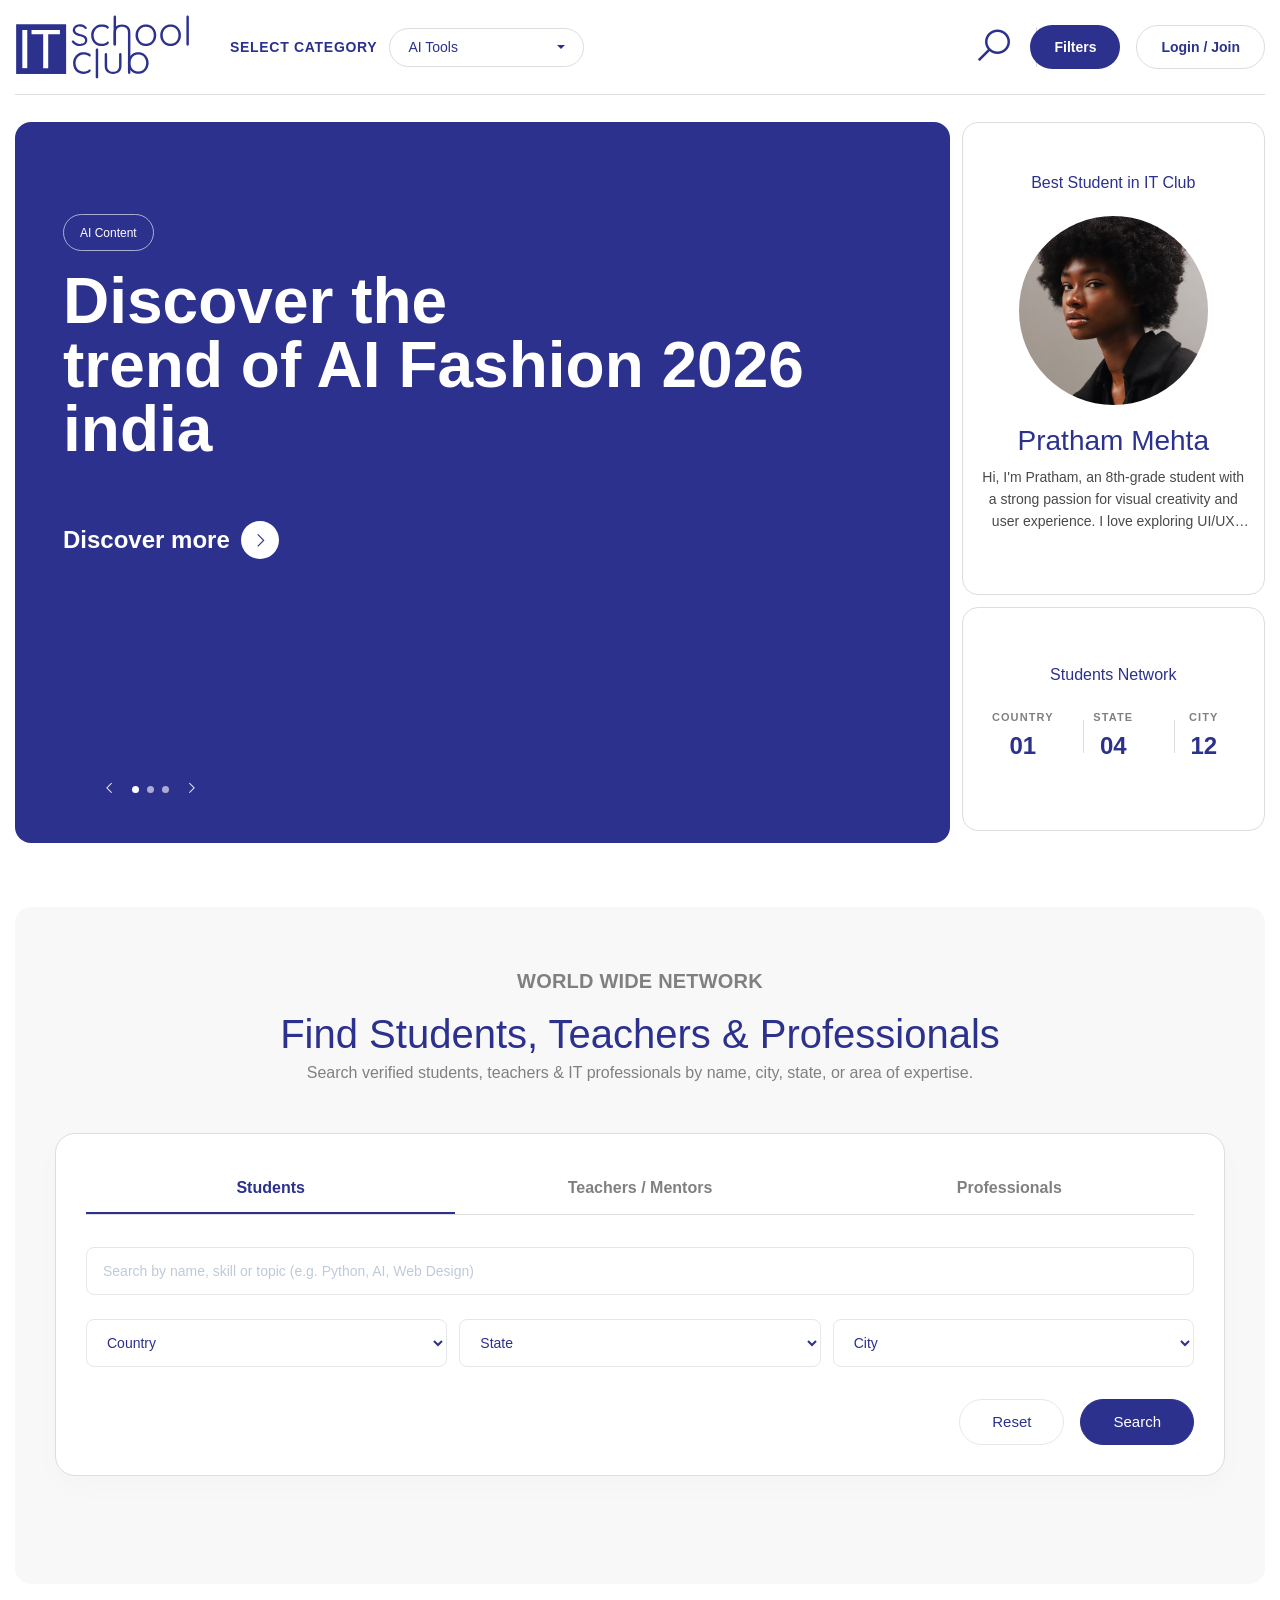
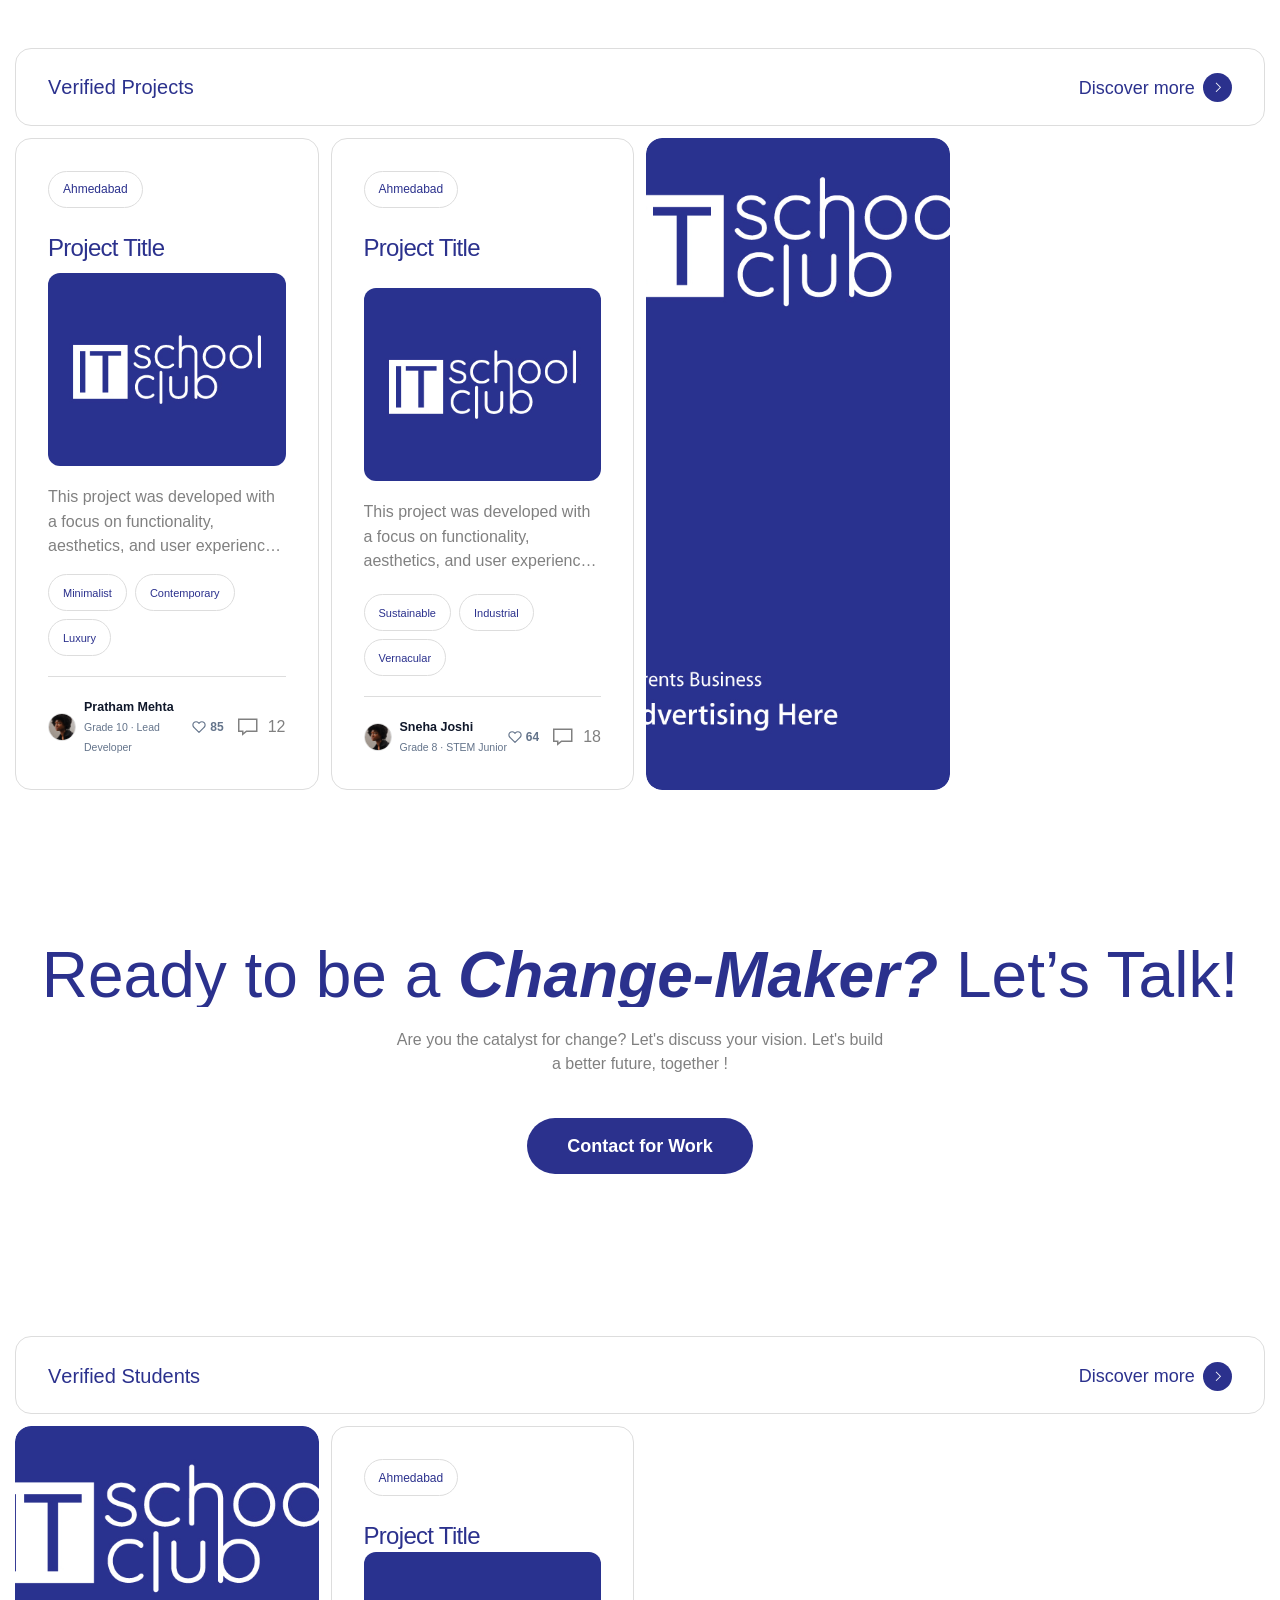
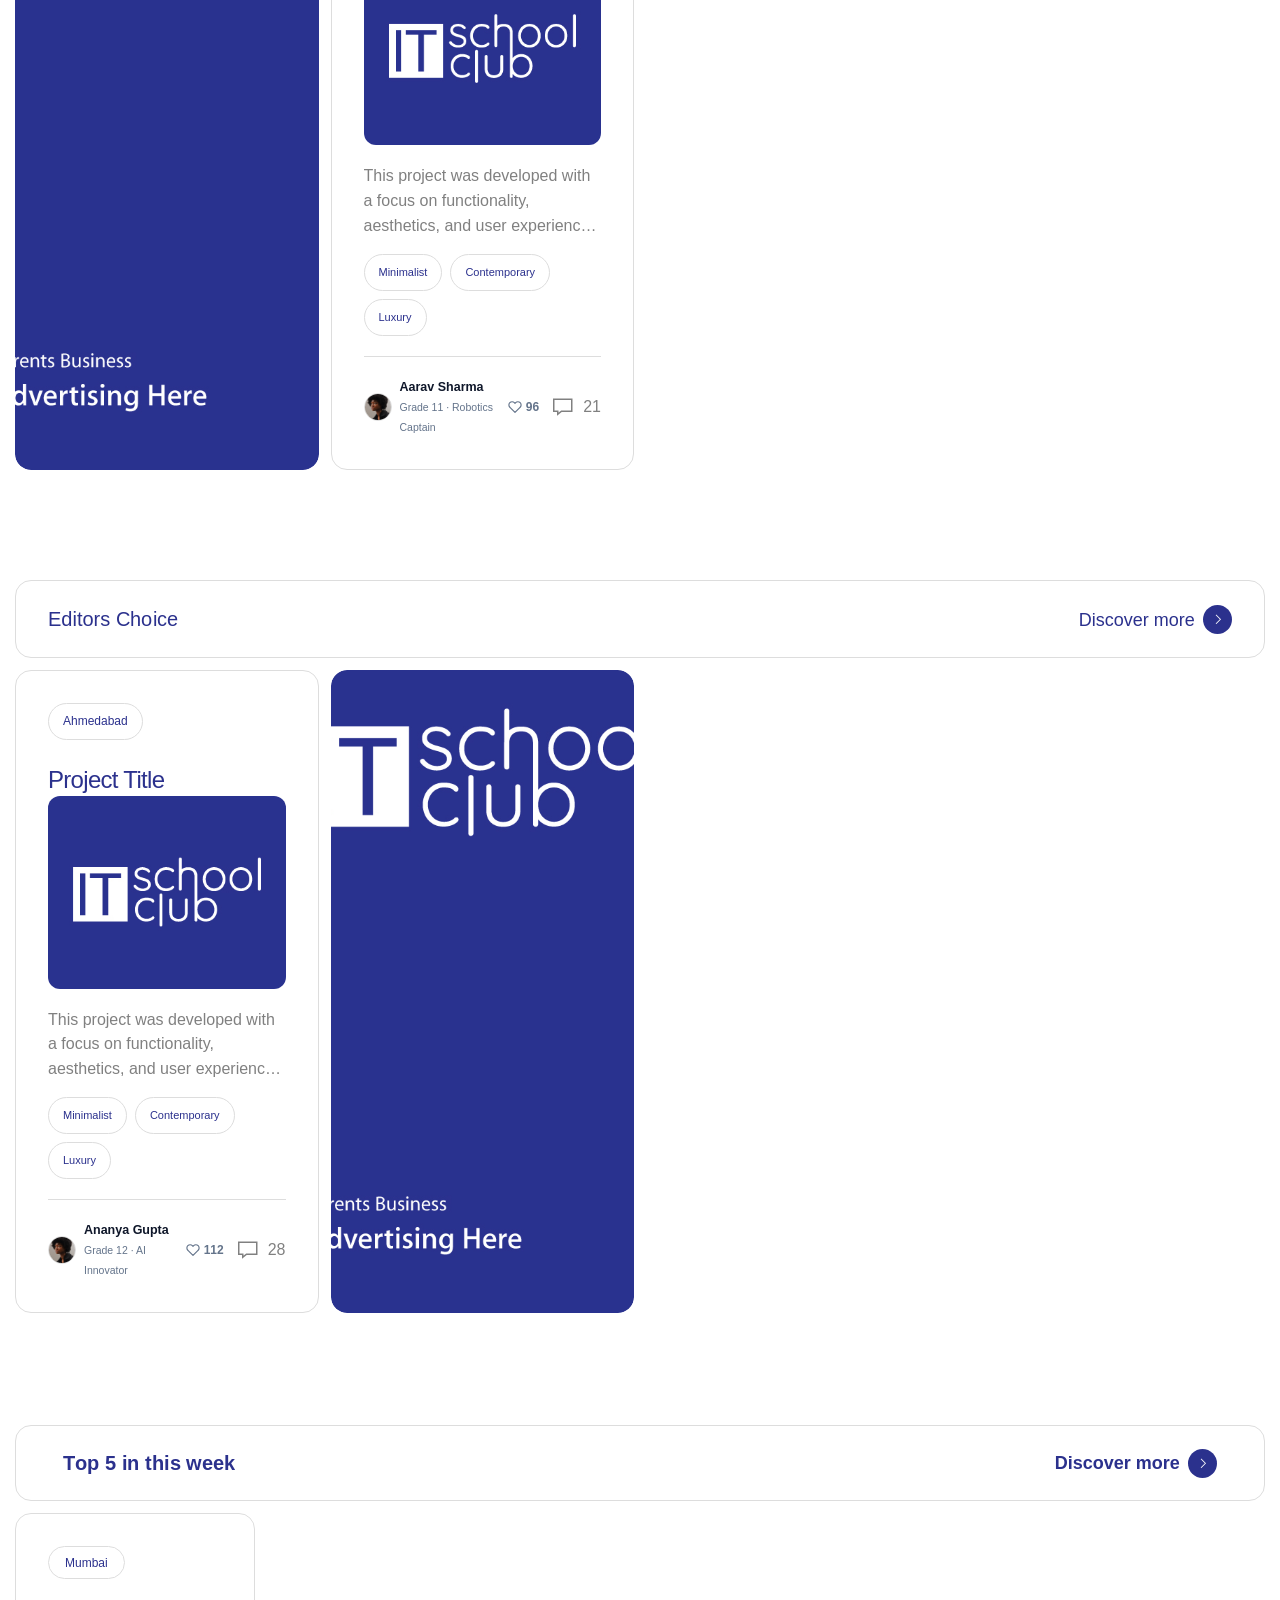
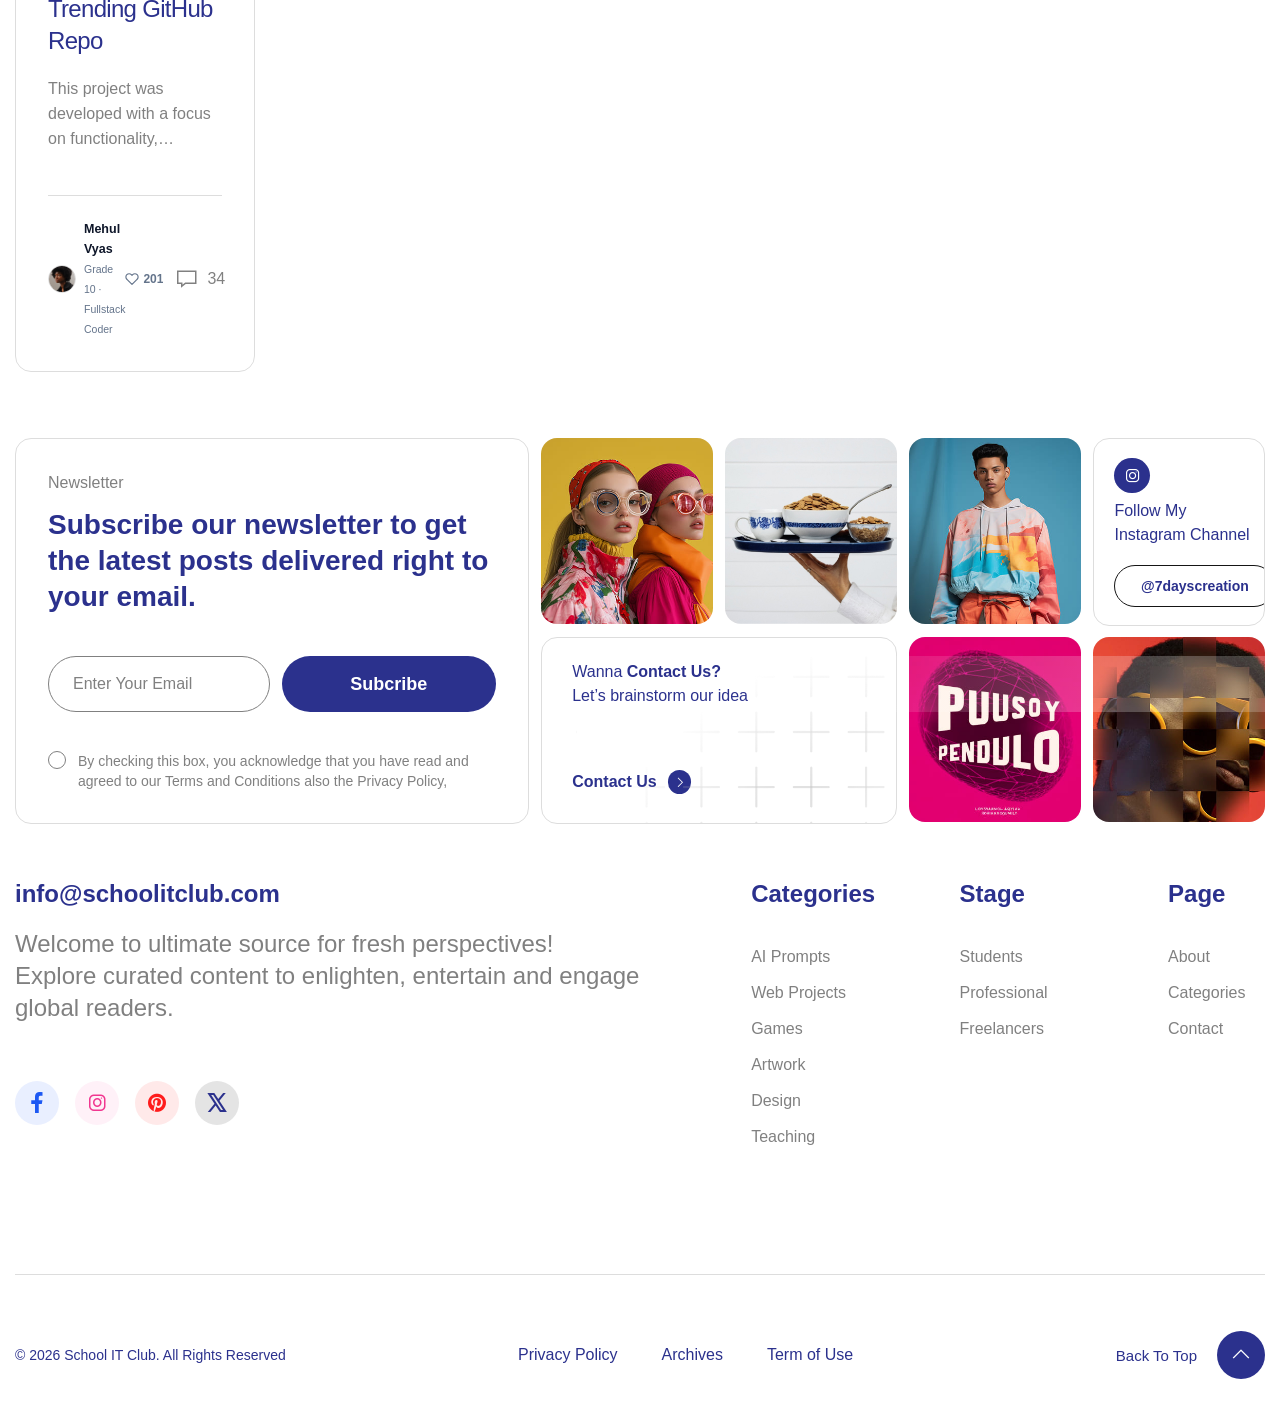
<file: demo/index.html>
<!DOCTYPE html>
<html xmlns="http://www.w3.org/1999/xhtml" xml:lang="en-US" lang="en-US">

<head>
    <!-- Basic Page Needs -->
    <meta charset="utf-8">
    <!--[if IE ]><meta http-equiv="X-UA-Compatible" content="IE=edge,chrome=1"/><![endif]-->
    <title>School IT Club - Global Learning Community for Students (Grades 6–12)</title>

    <meta name="description"
        content="School IT Club is a global learning community where students (Grades 6–12) learn, experiment, create, and share IT projects in AI, coding, games, quizzes, design, and tech experiments.">
    <meta name="keywords"
        content="School IT Club, student coding, AI for students, STEM, student projects, coding games, tech quizzes, student developers, grades 6-12">

    <meta name="author" content="schoolitclub.com">

    <!-- Mobile Specific Metas -->
    <meta name="viewport" content="width=device-width, initial-scale=1, maximum-scale=1">

    <!-- Theme Style -->
    <link rel="stylesheet" href="assets/css/sib-styles.css">
    <link rel="stylesheet" type="text/css" href="assets/css/bootstrap.css">
    <link rel="stylesheet" type="text/css" href="assets/css/animate.min.css">
    <link rel="stylesheet" type="text/css" href="assets/css/animate.min.css">
    <link rel="stylesheet" type="text/css" href="assets/css/swiper-bundle.min.css">
    <link rel="stylesheet" type="text/css" href="assets/css/magnific-popup.min.css">
    <link rel="stylesheet" type="text/css" href="assets/css/styles.css">
    <link rel="stylesheet" type="text/css" href="assets/css/custom.css?v=3.4">

    <!-- Font -->
    <link href="https://fonts.cdnfonts.com/css/satoshi" rel="stylesheet">
    <link rel="stylesheet" href="assets/font/fonts.css">

    <!-- Icon -->
    <link rel="stylesheet" type="text/css" href="assets/font/icomoon/style.css">

    <!-- Favicon and Touch Icons  -->
    <link rel="shortcut icon" href="assets/images/logo/favicon.svg">
    <link rel="apple-touch-icon-precomposed" href="assets/images/logo/favicon.svg">
</head>

<body>
    <!-- wrapper -->
    <div id="wrapper">

        <!-- Site Header Module -->
        <div id="site-header"></div>


        <!-- .page-title -->
        <div class="page-title style-1">
            <div class="tf-container">

                <div class="flat-animate-tab effect-content-slide position-relative" id="myTabContent">
                    <div class="row">
                        <div class="col-lg-9 ">
                            <div class="swiper sw-single animation-sl" data-effect="creative" data-cs-parallax="true"
                                data-loop="true">
                                <div class="swiper-wrapper">
                                    <div class="swiper-slide">
                                        <div class="hero-banner style-default position-relative">
                                            <div class="img-thumbs">
                                                <img class="lazyload" data-src="assets/images/categories/slider.jpg"
                                                    src="assets/images/categories/slider.jpg" alt="page-title">
                                            </div>
                                            <div class="content cs-entry__content">
                                                <div class="heading">
                                                    <a href="category-grid.html"
                                                        class="tag text-caption text_white mb_18"> AI Content</a>
                                                    <h1 class="text_white fw-6 mb_60 title">Discover the <br> trend of
                                                        AI Fashion 2026 <br> india</h1>
                                                    <a href="single-post.html" class="tf-btn-link style-1">
                                                        <span class="h6 fw-6 text_white">Discover more</span>
                                                        <i class="icon-angle-right-solid"></i>
                                                    </a>
                                                </div>
                                            </div>
                                        </div>
                                    </div>
                                    <div class="swiper-slide">
                                        <div class="hero-banner style-default position-relative">
                                            <div class="img-thumbs">
                                                <img class="lazyload" data-src="assets/images/categories/slider.jpg"
                                                    src="assets/images/categories/slider.jpg" alt="page-title">
                                            </div>
                                            <div class="content cs-entry__content">
                                                <div class="heading">
                                                    <a href="category-grid.html"
                                                        class="tag text-caption text_white mb_18">Fashion & Style</a>
                                                    <h1 class="text_white fw-6 mb_60 title">Blazer & Sneakers:
                                                        A<br>Casual Outfit Formula to<br>Copy this Fall</h1>
                                                    <a href="single-post.html" class="tf-btn-link style-1">
                                                        <span class="h6 fw-6 text_white">Discover more</span>
                                                        <i class="icon-angle-right-solid"></i>
                                                    </a>
                                                </div>
                                            </div>
                                        </div>
                                    </div>
                                    <div class="swiper-slide">
                                        <div class="hero-banner style-default position-relative">
                                            <div class="img-thumbs">
                                                <img class="lazyload" data-src="assets/images/categories/slider.jpg"
                                                    src="assets/images/categories/slider.jpg" alt="page-title">
                                            </div>
                                            <div class="content cs-entry__content">
                                                <div class="heading">
                                                    <a href="category-grid.html"
                                                        class="tag text-caption text_white mb_18">Fashion & Style</a>
                                                    <h1 class="text_white fw-6 mb_60 title">2024 Aututmn: <br>Launching
                                                        A Zara <br> Partywear Album</h1>
                                                    <a href="single-post.html" class="tf-btn-link style-1">
                                                        <span class="h6 fw-6 text_white">Discover more</span>
                                                        <i class="icon-angle-right-solid"></i>
                                                    </a>
                                                </div>
                                            </div>
                                        </div>
                                    </div>
                                </div>
                                <div class="pagination-wrap">
                                    <div class="sw-button style-1   sw-single-prev">
                                        <i class="icon-angle-left-solid"></i>
                                    </div>
                                    <div class="sw-dots style-default sw-pagination-single"></div>
                                    <div class="sw-button style-1  sw-single-next">
                                        <i class="icon-angle-right-solid"></i>
                                    </div>
                                </div>
                            </div>

                        </div>
                        <div class="col-lg-3">
                            <!-- Student Sidebar Module (Loaded dynamically from modules/student-sidebar.html) -->
                            <div id="student-sidebar"></div>
                        </div>
                    </div>
                </div>
            </div>
        </div>
        <!-- /.page-title -->


        <div class="main-content style-1  bg-color-white position-relative z-5">

            <!-- Section Filter Module (Loaded dynamically from modules/section-filter.html) -->
            <div id="section-filter"></div>


            <!-- .section-latest-blogs -->
            <div class="section-latest-blogs style-1 ">
                <div class="tf-container">
                    <div class="heading-section style-border d-flex justify-content-between mb_12">
                        <div class="sub-heading fw-5 split-text effect-rotate">
                            Verified Projects
                        </div>
                        <a href="category-grid.html" class="tf-btn-link ">
                            <span class="text-body-1 fw-5 ">Discover more</span>
                            <i class="icon-angle-right-solid"></i>
                        </a>
                    </div>
                    <div class="tf-grid-layout xl-col-4 lg-col-3 sm-col-2">
                        <div class="category-item style-default v2 hover-image-3 ">
                            <div class="content">
                                <div>
                                    <a href="#" class="category-tag mb_24 text-caption ">Ahmedabad</a>
                                    <h5 class="title letter-spacing-2 fw-4">
                                        <a href="#" class="hover-line-text">Project Title</a>
                                    </h5>
                                </div>
                                <div>
                                    <a href="#" class="img-style mb_19 ">
                                        <img class="lazyload " data-src="assets/images/categories/thumb.jpg"
                                            src="assets/images/categories/thumb.jpg" alt="category">
                                        <img class="lazyload " data-src="assets/images/categories/thumb.jpg"
                                            src="assets/images/categories/thumb.jpg" alt="category">
                                    </a>
                                    <p class="text-body-2 text_mono-gray-5 line-clamp-3 mb_10">This project was
                                        developed with a focus on functionality, aesthetics, and user experience. Every
                                        design decision was carefully considered to create a balanced, practical, and
                                        visually appealing solution.</p>
                                    <div class="category-tags-wrap">
                                        <p class="category-tag mb_5 text-caption">Minimalist</p>
                                        <p class="category-tag mb_5 text-caption">Contemporary</p>
                                        <p class="category-tag mb_5 text-caption">Luxury</p>
                                    </div>
                                    <div class="category-bot d-flex align-items-center justify-content-between">
                                        <div class="credit text-body-3 d-flex align-items-center gap_8">
                                            <div class="architect-logo-round">
                                                <img src="assets/images/avatar/main-avatar.jpg" alt="Pratham Mehta">
                                            </div>
                                            <div class="d-flex flex-column">
                                                <a href="#" class="hover-line-text student-name-text">Pratham Mehta</a>
                                                <span class="student-grade-sub">Grade 10 · Lead Developer</span>
                                            </div>
                                        </div>
                                        <div class="d-flex gap_12 align-items-center text_mono-gray-5">
                                            <button type="button" class="btn-like-prompt" title="Likes">
                                                <svg width="14" height="14" viewBox="0 0 24 24" fill="none"
                                                    stroke="currentColor" stroke-width="2" stroke-linecap="round"
                                                    stroke-linejoin="round">
                                                    <path
                                                        d="M20.84 4.61a5.5 5.5 0 0 0-7.78 0L12 5.67l-1.06-1.06a5.5 5.5 0 0 0-7.78 7.78l1.06 1.06L12 21.23l7.78-7.78 1.06-1.06a5.5 5.5 0 0 0 0-7.78z">
                                                    </path>
                                                </svg>
                                                <span class="like-count">85</span>
                                            </button>
                                            <div
                                                class="comment d-flex gap_8 align-items-center text-body-2 text_mono-gray-5">
                                                <i class="icon-comment-alt"></i>
                                                <span>12</span>
                                            </div>
                                        </div>
                                    </div>
                                </div>
                            </div>
                        </div>
                        <div class="category-item style-default v2 hover-image-3 ">
                            <div class="content">
                                <div>
                                    <a href="#" class="category-tag mb_24 text-caption ">Ahmedabad</a>
                                    <h5 class="title letter-spacing-2 fw-4 mb_24">
                                        <a href="#" class="hover-line-text">Project Title</a>
                                    </h5>
                                </div>
                                <div>
                                    <a href="#" class="img-style mb_19 ">
                                        <img class="lazyload " data-src="assets/images/categories/thumb.jpg"
                                            src="assets/images/categories/thumb.jpg" alt="category">
                                        <img class="lazyload " data-src="assets/images/categories/thumb.jpg"
                                            src="assets/images/categories/thumb.jpg" alt="category">
                                    </a>
                                    <p class="text-body-2 text_mono-gray-5 line-clamp-3 mb_20">This project was
                                        developed with a focus on functionality, aesthetics, and user experience. Every
                                        design decision was carefully considered to create a balanced, practical, and
                                        visually appealing solution.</p>
                                    <div class="category-tags-wrap">
                                        <p class="category-tag mb_10 text-caption">Sustainable</p>
                                        <p class="category-tag mb_10 text-caption">Industrial</p>
                                        <p class="category-tag mb_10 text-caption">Vernacular</p>
                                    </div>
                                    <div class="category-bot d-flex align-items-center justify-content-between">
                                        <div class="credit text-body-3 d-flex align-items-center gap_8">
                                            <div class="architect-logo-round">
                                                <img src="assets/images/avatar/main-avatar.jpg" alt="Sneha Joshi">
                                            </div>
                                            <div class="d-flex flex-column">
                                                <a href="#" class="hover-line-text student-name-text">Sneha Joshi</a>
                                                <span class="student-grade-sub">Grade 8 · STEM Junior</span>
                                            </div>
                                        </div>
                                        <div class="d-flex gap_12 align-items-center text_mono-gray-5">
                                            <button type="button" class="btn-like-prompt" title="Likes">
                                                <svg width="14" height="14" viewBox="0 0 24 24" fill="none"
                                                    stroke="currentColor" stroke-width="2" stroke-linecap="round"
                                                    stroke-linejoin="round">
                                                    <path
                                                        d="M20.84 4.61a5.5 5.5 0 0 0-7.78 0L12 5.67l-1.06-1.06a5.5 5.5 0 0 0-7.78 7.78l1.06 1.06L12 21.23l7.78-7.78 1.06-1.06a5.5 5.5 0 0 0 0-7.78z">
                                                    </path>
                                                </svg>
                                                <span class="like-count">64</span>
                                            </button>
                                            <div
                                                class="comment d-flex gap_8 align-items-center text-body-2 text_mono-gray-5">
                                                <i class="icon-comment-alt"></i>
                                                <span>18</span>
                                            </div>
                                        </div>
                                    </div>
                                </div>
                            </div>
                        </div>

                        <div class="advertisment-banner">
                            <div class="banner">
                                <img class="lazyload " data-src="assets/images/ads/01.jpg"
                                    src="assets/images/ads/01.jpg" alt="category">
                            </div>
                        </div>
                    </div>
                </div>
            </div>
            <!-- /.section-latest-blogs -->

            <!-- .section-cta -->
            <div class="section tf-spacing-6">
                <div class="tf-container">
                    <div class="box-text">
                        <div class="heading-section text-center mb_42">
                            <h1 class="heading-title mb_21 split-text split-lines-rotation-x">Ready to be a <span
                                    class="fw-6 fst-italic">Change-Maker?</span> Let’s Talk!</h1>
                            <p class="text-body-2 text_mono-gray-5 wow animate__fadeInUp animate__animated"
                                data-wow-delay="0.1s">Are you the catalyst for change? Let's discuss your vision. Let's
                                build <br> a better future, together !</p>
                        </div>
                        <a href="contact.html"
                            class="tf-btn animate-hover-btn mx-auto btn-px-40 wow animate__fadeInUp animate__animated"
                            data-wow-delay=".1s">
                            <span>Contact for Work</span>
                        </a>
                    </div>
                </div>
            </div>
            <!-- /.section-cta -->

            <!-- .section-latest-blogs -->
            <div class="section-latest-blogs style-1 ">
                <div class="tf-container">
                    <div class="heading-section style-border d-flex justify-content-between mb_12">
                        <div class="sub-heading fw-5 split-text effect-rotate">
                            Verified Students
                        </div>
                        <a href="category-grid.html" class="tf-btn-link ">
                            <span class="text-body-1 fw-5 ">Discover more</span>
                            <i class="icon-angle-right-solid"></i>
                        </a>
                    </div>
                    <div class="tf-grid-layout xl-col-4 lg-col-3 sm-col-2">
                        <div class="advertisment-banner">
                            <div class="banner">
                                <img class="lazyload " data-src="assets/images/ads/01.jpg"
                                    src="assets/images/ads/01.jpg" alt="category">
                            </div>
                        </div>
                        <div class="category-item style-default v2 hover-image-3 ">
                            <div class="content">
                                <div>
                                    <a href="#" class="category-tag mb_24 text-caption ">Ahmedabad</a>
                                    <h5 class="title letter-spacing-2 fw-4">
                                        <a href="#" class="hover-line-text">Project Title</a>
                                    </h5>
                                </div>
                                <div>
                                    <a href="#" class="img-style mb_19 ">
                                        <img class="lazyload " data-src="assets/images/categories/thumb.jpg"
                                            src="assets/images/categories/thumb.jpg" alt="category">
                                        <img class="lazyload " data-src="assets/images/categories/thumb.jpg"
                                            src="assets/images/categories/thumb.jpg" alt="category">
                                    </a>
                                    <p class="text-body-2 text_mono-gray-5 line-clamp-3 mb_10">This project was
                                        developed with a focus on functionality, aesthetics, and user experience. Every
                                        design decision was carefully considered to create a balanced, practical, and
                                        visually appealing solution.</p>
                                    <div class="category-tags-wrap">
                                        <p class="category-tag mb_5 text-caption">Minimalist</p>
                                        <p class="category-tag mb_5 text-caption">Contemporary</p>
                                        <p class="category-tag mb_5 text-caption">Luxury</p>
                                    </div>
                                    <div class="category-bot d-flex align-items-center justify-content-between">
                                        <div class="credit text-body-3 d-flex align-items-center gap_8">
                                            <div class="architect-logo-round">
                                                <img src="assets/images/avatar/main-avatar.jpg" alt="Aarav Sharma">
                                            </div>
                                            <div class="d-flex flex-column">
                                                <a href="#" class="hover-line-text student-name-text">Aarav Sharma</a>
                                                <span class="student-grade-sub">Grade 11 · Robotics Captain</span>
                                            </div>
                                        </div>
                                        <div class="d-flex gap_12 align-items-center text_mono-gray-5">
                                            <button type="button" class="btn-like-prompt" title="Likes">
                                                <svg width="14" height="14" viewBox="0 0 24 24" fill="none"
                                                    stroke="currentColor" stroke-width="2" stroke-linecap="round"
                                                    stroke-linejoin="round">
                                                    <path
                                                        d="M20.84 4.61a5.5 5.5 0 0 0-7.78 0L12 5.67l-1.06-1.06a5.5 5.5 0 0 0-7.78 7.78l1.06 1.06L12 21.23l7.78-7.78 1.06-1.06a5.5 5.5 0 0 0 0-7.78z">
                                                    </path>
                                                </svg>
                                                <span class="like-count">96</span>
                                            </button>
                                            <div
                                                class="comment d-flex gap_8 align-items-center text-body-2 text_mono-gray-5">
                                                <i class="icon-comment-alt"></i>
                                                <span>21</span>
                                            </div>
                                        </div>
                                    </div>
                                </div>
                            </div>
                        </div>

                    </div>
                </div>
            </div>
            <!-- /.section-latest-blogs -->

            <!-- .section-latest-blogs -->
            <div class="section-latest-blogs style-1 tf-spacing-1">
                <div class="tf-container">
                    <div class="heading-section style-border d-flex justify-content-between mb_12">
                        <div class="sub-heading fw-5 split-text effect-rotate">
                            Editors Choice
                        </div>
                        <a href="category-grid.html" class="tf-btn-link ">
                            <span class="text-body-1 fw-5 ">Discover more</span>
                            <i class="icon-angle-right-solid"></i>
                        </a>
                    </div>
                    <div class="tf-grid-layout xl-col-4 lg-col-3 sm-col-2">
                        <div class="category-item style-default v2 hover-image-3 ">
                            <div class="content">
                                <div>
                                    <a href="#" class="category-tag mb_24 text-caption ">Ahmedabad</a>
                                    <h5 class="title letter-spacing-2 fw-4">
                                        <a href="#" class="hover-line-text">Project Title</a>
                                    </h5>
                                </div>
                                <div>
                                    <a href="#" class="img-style mb_19 ">
                                        <img class="lazyload " data-src="assets/images/categories/thumb.jpg"
                                            src="assets/images/categories/thumb.jpg" alt="category">
                                        <img class="lazyload " data-src="assets/images/categories/thumb.jpg"
                                            src="assets/images/categories/thumb.jpg" alt="category">
                                    </a>
                                    <p class="text-body-2 text_mono-gray-5 line-clamp-3 mb_10">This project was
                                        developed with a focus on functionality, aesthetics, and user experience. Every
                                        design decision was carefully considered to create a balanced, practical, and
                                        visually appealing solution.</p>
                                    <div class="category-tags-wrap">
                                        <p class="category-tag mb_5 text-caption">Minimalist</p>
                                        <p class="category-tag mb_5 text-caption">Contemporary</p>
                                        <p class="category-tag mb_5 text-caption">Luxury</p>
                                    </div>
                                    <div class="category-bot d-flex align-items-center justify-content-between">
                                        <div class="credit text-body-3 d-flex align-items-center gap_8">
                                            <div class="architect-logo-round">
                                                <img src="assets/images/avatar/main-avatar.jpg" alt="Ananya Gupta">
                                            </div>
                                            <div class="d-flex flex-column">
                                                <a href="#" class="hover-line-text student-name-text">Ananya Gupta</a>
                                                <span class="student-grade-sub">Grade 12 · AI Innovator</span>
                                            </div>
                                        </div>
                                        <div class="d-flex gap_12 align-items-center text_mono-gray-5">
                                            <button type="button" class="btn-like-prompt" title="Likes">
                                                <svg width="14" height="14" viewBox="0 0 24 24" fill="none"
                                                    stroke="currentColor" stroke-width="2" stroke-linecap="round"
                                                    stroke-linejoin="round">
                                                    <path
                                                        d="M20.84 4.61a5.5 5.5 0 0 0-7.78 0L12 5.67l-1.06-1.06a5.5 5.5 0 0 0-7.78 7.78l1.06 1.06L12 21.23l7.78-7.78 1.06-1.06a5.5 5.5 0 0 0 0-7.78z">
                                                    </path>
                                                </svg>
                                                <span class="like-count">112</span>
                                            </button>
                                            <div
                                                class="comment d-flex gap_8 align-items-center text-body-2 text_mono-gray-5">
                                                <i class="icon-comment-alt"></i>
                                                <span>28</span>
                                            </div>
                                        </div>
                                    </div>
                                </div>
                            </div>
                        </div>

                        <div class="advertisment-banner">
                            <div class="banner">
                                <img class="lazyload " data-src="assets/images/ads/01.jpg"
                                    src="assets/images/ads/01.jpg" alt="category">
                            </div>
                        </div>

                    </div>
                </div>
            </div>
            <!-- /.section-latest-blogs -->

            <!-- .section-most-popular -->
            <div class="section-most-popular style-1 tf-spacing-7">
                <div class="tf-container">
                    <div class="heading-section style-border d-flex justify-content-between mb_12">
                        <div class="sub-heading fw-6 split-text effect-rotate">Top 5 in this week</div>
                        <a href="category-grid.html" class="tf-btn-link ">
                            <span class="text-body-1 fw-6 ">Discover more</span>
                            <i class="icon-angle-right-solid"></i>
                        </a>
                    </div>
                    <div class="swiper sw-layout" data-preview="5" data-tablet="2" data-mobile="1" data-space-lg="12"
                        data-space-md="12" data-space="12">
                        <div class="swiper-wrapper ">
                            <div class="swiper-slide">
                                <div class="category-item style-default hover-image-3 wow animate__fadeInUp animate__animated"
                                    data-wow-duration="1s" data-wow-delay="0s">
                                    <div class="content">
                                        <div>
                                            <a href="#" class="category-tag text-caption mb_14 ">Mumbai</a>
                                            <h5 class="title letter-spacing-2 fw-5 mb_20">
                                                <a href="#" class="hover-line-text">Trending GitHub Repo</a>
                                            </h5>
                                            <p class="text-body-2 text_mono-gray-5 line-clamp-3">This project was
                                                developed with a focus on functionality, aesthetics, and user
                                                experience. Every
                                                design decision was carefully considered to create a balanced,
                                                practical, and
                                                visually appealing solution.</p>
                                        </div>
                                        <div class="category-bot d-flex align-items-center justify-content-between">
                                            <div class="credit text-body-3 d-flex align-items-center gap_8">
                                                <div class="architect-logo-round">
                                                    <img src="assets/images/avatar/main-avatar.jpg" alt="Mehul Vyas">
                                                </div>
                                                <div class="d-flex flex-column">
                                                    <a href="#" class="hover-line-text student-name-text">Mehul Vyas</a>
                                                    <span class="student-grade-sub">Grade 10 · Fullstack Coder</span>
                                                </div>
                                            </div>
                                            <div class="d-flex gap_12 align-items-center text_mono-gray-5">
                                                <button type="button" class="btn-like-prompt" title="Likes">
                                                    <svg width="14" height="14" viewBox="0 0 24 24" fill="none"
                                                        stroke="currentColor" stroke-width="2" stroke-linecap="round"
                                                        stroke-linejoin="round">
                                                        <path
                                                            d="M20.84 4.61a5.5 5.5 0 0 0-7.78 0L12 5.67l-1.06-1.06a5.5 5.5 0 0 0-7.78 7.78l1.06 1.06L12 21.23l7.78-7.78 1.06-1.06a5.5 5.5 0 0 0 0-7.78z">
                                                        </path>
                                                    </svg>
                                                    <span class="like-count">201</span>
                                                </button>
                                                <div
                                                    class="comment d-flex gap_8 align-items-center text-body-2 text_mono-gray-5">
                                                    <i class="icon-comment-alt"></i>
                                                    <span>34</span>
                                                </div>
                                            </div>
                                        </div>
                                    </div>
                                </div>
                            </div>

                        </div>
                        <div class="sw-dots style-1 sw-pagination-layout mt_24 justify-content-center d-flex ">
                        </div>
                    </div>
                </div>
            </div><!-- .section-most-popular -->

            <!-- Section Newsletter Module (Loaded dynamically from modules/section-newsletter.html) -->
            <div id="section-newsletter"></div>


        </div>

        <!-- Site Footer Module -->
        <div id="site-footer"></div>

    </div>
    <!-- /wrapper -->

    <!-- Javascript -->
    <script src="assets/js/bootstrap.min.js"></script>
    <script src="assets/js/jquery.min.js"></script>
    <script src="assets/js/wow.min.js"></script>
    <script src="assets/js/lazysize.min.js"></script>
    <script src="assets/js/howler.min.js"></script>
    <script src="assets/js/swiper-bundle.min.js"></script>
    <script src="assets/js/carousel.js"></script>
    <script src="assets/js/ScrollSmooth.js"></script>
    <script src="assets/js/magnific-popup.min.js"></script>
    <script src="assets/js/ScrollTrigger.min.js"></script>
    <script src="assets/js/Splitetext.js"></script>
    <script src="assets/js/gsap.min.js"></script>
    <script src="assets/js/handleeffectgsap.js"></script>
    <script src="assets/js/main.js"></script>
    <script src="assets/js/sibforms.js" defer></script>
    <!-- Custom JS MUST load before modules-loader.js so that
         window.initHeaderModule / initDirectorySearch are defined
         before the async header fetch completes and calls them. -->
    <script src="assets/js/custom.js"></script>
    <script src="assets/js/modules-loader.js?v=1.1"></script>
</body>

</html>
</file>
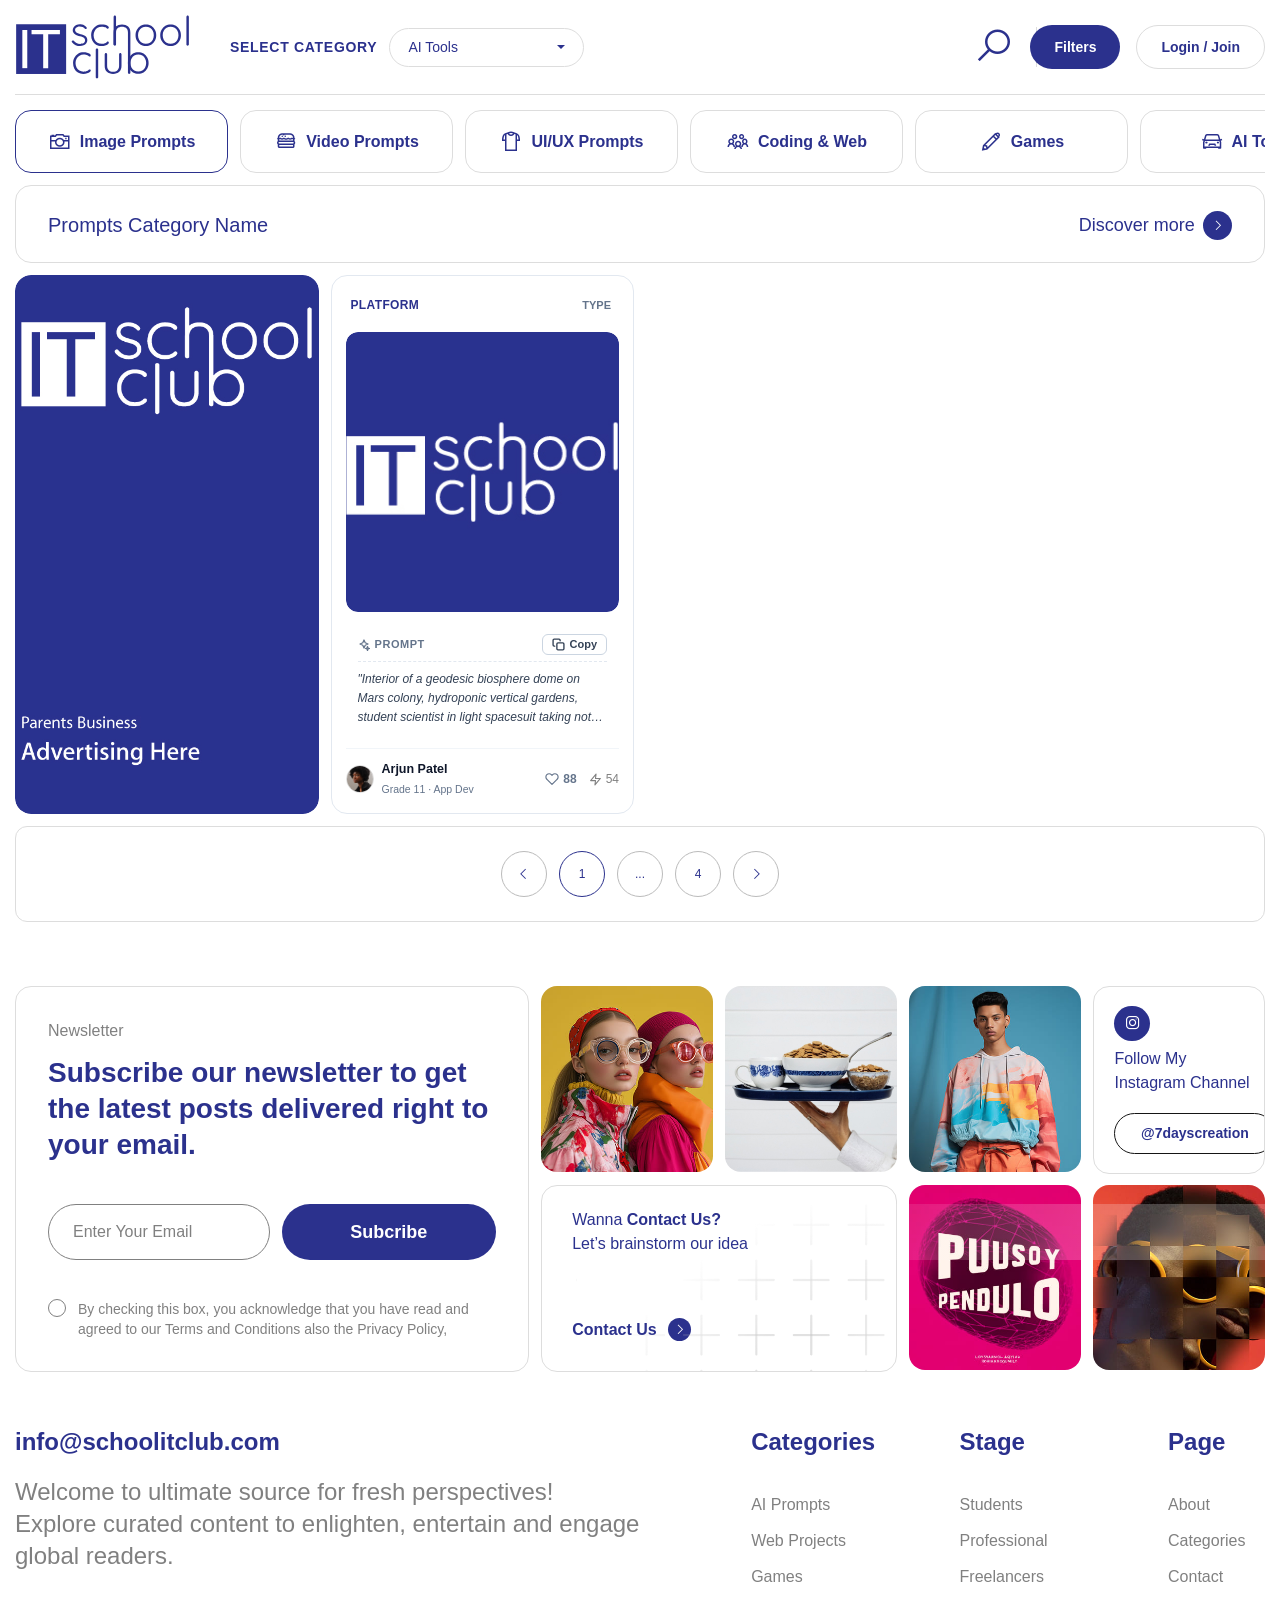
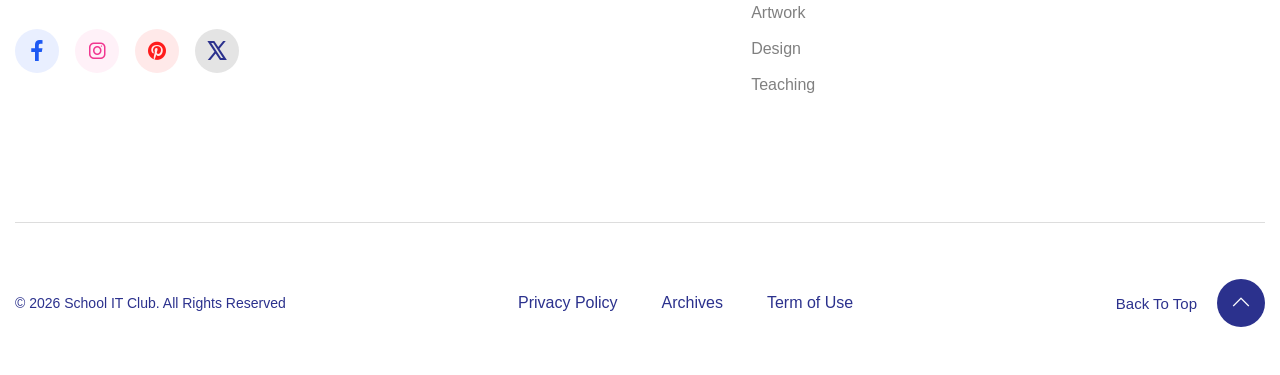
<file: demo/ai-category.html>
<!DOCTYPE html>
<html xmlns="http://www.w3.org/1999/xhtml" xml:lang="en-US" lang="en-US">

<head>
    <!-- Basic Page Needs -->
    <meta charset="utf-8">
    <!--[if IE ]><meta http-equiv="X-UA-Compatible" content="IE=edge,chrome=1"/><![endif]-->
    <title>AI Prompts Library - School IT Club</title>

    <meta name="description"
        content="Explore and copy verified AI image generation and coding prompts created by school students. School IT Club global community.">
    <meta name="keywords"
        content="AI Prompts, Midjourney Prompts, DALL-E, ChatGPT prompts, Student AI Projects, School IT Club, STEM coding">

    <meta name="author" content="schoolitclub.com">

    <!-- Mobile Specific Metas -->
    <meta name="viewport" content="width=device-width, initial-scale=1, maximum-scale=1">

    <!-- Theme Style -->
    <link rel="stylesheet" href="assets/css/sib-styles.css">
    <link rel="stylesheet" type="text/css" href="assets/css/bootstrap.css">
    <link rel="stylesheet" type="text/css" href="assets/css/animate.min.css">
    <link rel="stylesheet" type="text/css" href="assets/css/swiper-bundle.min.css">
    <link rel="stylesheet" type="text/css" href="assets/css/magnific-popup.min.css">
    <link rel="stylesheet" type="text/css" href="assets/css/styles.css">
    <link rel="stylesheet" type="text/css" href="assets/css/custom.css?v=3.5">

    <!-- Font -->
    <link href="https://fonts.cdnfonts.com/css/satoshi" rel="stylesheet">
    <link rel="stylesheet" href="assets/font/fonts.css">

    <!-- Icon -->
    <link rel="stylesheet" type="text/css" href="assets/font/icomoon/style.css">

    <!-- Favicon and Touch Icons  -->
    <link rel="shortcut icon" href="assets/images/logo/favicon.svg">
    <link rel="apple-touch-icon-precomposed" href="assets/images/logo/favicon.svg">
</head>

<body>
    <!-- wrapper -->
    <div id="wrapper">

        <!-- Site Header Module -->
        <div id="site-header"></div>

        <div class="main-content style-1 bg-color-white position-relative z-5">

            <!-- SECTION 1: Trending Student Prompts -->
            <div class="section-latest-blogs style-1 tf-spacing-4 pt-4">
                <div class="tf-container">
                    <ul class="nav nav-tabs-wrap overflow-x-auto scrollContainer style-1" id="myTab" role="tablist">
                        <li class="nav-item" role="presentation">
                            <button class="nav-link active sub-heading fw-6 " id="photograph" data-bs-toggle="tab"
                                data-bs-target="#photograph-pane" type="button" role="tab"
                                aria-controls="photograph-pane" aria-selected="true">
                                <i class="icon-camera-retro-solid"></i>Image Prompts
                            </button>
                        </li>
                        <li class="nav-item" role="presentation">
                            <button class="nav-link sub-heading fw-6" id="food-drink" data-bs-toggle="tab"
                                data-bs-target="#food-drink-pane" type="button" role="tab"
                                aria-controls="food-drink-pane" aria-selected="false">
                                <i class="icon-hamburger-solid"></i>Video Prompts
                            </button>
                        </li>
                        <li class="nav-item" role="presentation">
                            <button class="nav-link sub-heading fw-6" id="fashion" data-bs-toggle="tab"
                                data-bs-target="#fashion-pane" type="button" role="tab" aria-controls="fashion-pane"
                                aria-selected="false">
                                <i class="icon-tshirt-solid"></i>UI/UX Prompts
                            </button>
                        </li>
                        <li class="nav-item " role="presentation">
                            <button class="nav-link sub-heading fw-6" id="relationship" data-bs-toggle="tab"
                                data-bs-target="#relationship-pane" type="button" role="tab"
                                aria-controls="relationship-pane" aria-selected="false">
                                <i class="icon-users-solid"></i>Coding & Web
                            </button>
                        </li>
                        <li class="nav-item " role="presentation">
                            <button class="nav-link sub-heading fw-6" id="design" data-bs-toggle="tab"
                                data-bs-target="#design-pane" type="button" role="tab" aria-controls="design-pane"
                                aria-selected="false">
                                <i class="icon-pencil-alt-solid"></i>Games
                            </button>
                        </li>
                        <li class="nav-item " role="presentation">
                            <button class="nav-link sub-heading fw-6" id="travel" data-bs-toggle="tab"
                                data-bs-target="#travel-pane" type="button" role="tab" aria-controls="travel-pane"
                                aria-selected="false">
                                <i class="icon-car"></i>
                                AI Tools
                            </button>
                        </li>
                    </ul>
                    <div class="heading-section style-border d-flex justify-content-between mb_12">
                        <div class="sub-heading fw-5 split-text effect-rotate">
                            Prompts Category Name
                        </div>
                        <a href="category-grid.html" class="tf-btn-link ">
                            <span class="text-body-1 fw-5 ">Discover more</span>
                            <i class="icon-angle-right-solid"></i>
                        </a>
                    </div>

                    <div class="tf-grid-layout xl-col-4 lg-col-3 sm-col-2">

                        <!-- Ad Banner -->
                        <div class="advertisment-banner">
                            <div class="banner" style="border-radius: 18px; overflow: hidden;">
                                <img class="lazyload" data-src="assets/images/ads/01.jpg" src="assets/images/ads/01.jpg"
                                    alt="advertisement">
                            </div>
                        </div>

                        <!-- Prompt Card 4 -->
                        <div class="category-item style-default v2 prompt-card hover-image-3">
                            <div class="content">
                                <div>
                                    <div
                                        class="prompt-header-row d-flex justify-content-between align-items-center mb_12">
                                        <span class="prompt-category-tag">PLATFORM</span>
                                        <span class="prompt-type-badge">TYPE</span>
                                    </div>

                                    <div class="img-style mb_16 prompt-image-wrap">
                                        <img class="lazyload prompt-thumb" data-src="assets/images/categories/thumb.jpg"
                                            src="assets/images/categories/thumb.jpg" alt="Mars Biosphere">
                                        <button type="button" class="btn-quick-copy-overlay"
                                            data-prompt="Interior of a geodesic biosphere dome on Mars colony, hydroponic vertical gardens, student scientist in light spacesuit taking notes on transparent tablet, photorealistic, 8k --stylize 250">
                                            <svg width="14" height="14" viewBox="0 0 24 24" fill="none"
                                                stroke="currentColor" stroke-width="2.5" stroke-linecap="round"
                                                stroke-linejoin="round">
                                                <rect x="9" y="9" width="13" height="13" rx="2" ry="2"></rect>
                                                <path d="M5 15H4a2 2 0 0 1-2-2V4a2 2 0 0 1 2-2h9a2 2 0 0 1 2 2v1">
                                                </path>
                                            </svg>
                                            <span>Quick Copy</span>
                                        </button>
                                    </div>

                                    <div class="prompt-box-container">
                                        <div class="prompt-box-header">
                                            <span class="prompt-box-label">
                                                <svg width="12" height="12" viewBox="0 0 24 24" fill="none"
                                                    stroke="currentColor" stroke-width="2.5" stroke-linecap="round"
                                                    stroke-linejoin="round">
                                                    <path
                                                        d="M12 2L14.4 7.6L20 10L14.4 12.4L12 18L9.6 12.4L4 10L9.6 7.6L12 2Z">
                                                    </path>
                                                    <path d="M19 15L20 18L23 19L20 20L19 23L18 20L15 19L18 18L19 15Z">
                                                    </path>
                                                </svg>
                                                Prompt
                                            </span>
                                            <button type="button" class="btn-copy-prompt"
                                                data-prompt="Interior of a geodesic biosphere dome on Mars colony, hydroponic vertical gardens, student scientist in light spacesuit taking notes on transparent tablet, photorealistic, 8k --stylize 250">
                                                <svg class="copy-icon" width="13" height="13" viewBox="0 0 24 24"
                                                    fill="none" stroke="currentColor" stroke-width="2.5"
                                                    stroke-linecap="round" stroke-linejoin="round">
                                                    <rect x="9" y="9" width="13" height="13" rx="2" ry="2"></rect>
                                                    <path d="M5 15H4a2 2 0 0 1-2-2V4a2 2 0 0 1 2-2h9a2 2 0 0 1 2 2v1">
                                                    </path>
                                                </svg>
                                                <svg class="check-icon d-none" width="13" height="13"
                                                    viewBox="0 0 24 24" fill="none" stroke="#10b981" stroke-width="3"
                                                    stroke-linecap="round" stroke-linejoin="round">
                                                    <polyline points="20 6 9 17 4 12"></polyline>
                                                </svg>
                                                <span class="copy-text">Copy</span>
                                            </button>
                                        </div>
                                        <div class="prompt-text-content line-clamp-3">
                                            "Interior of a geodesic biosphere dome on Mars colony, hydroponic vertical
                                            gardens, student scientist in light spacesuit taking notes on transparent
                                            tablet, photorealistic, 8k --stylize 250"
                                        </div>
                                    </div>
                                </div>

                                <div class="prompt-card-bot">
                                    <div class="credit text-body-3 d-flex align-items-center gap_8">
                                        <div class="architect-logo-round">
                                            <img src="assets/images/avatar/main-avatar.jpg" alt="Arjun Patel">
                                        </div>
                                        <div class="d-flex flex-column">
                                            <a href="#" class="hover-line-text student-name-text">Arjun Patel</a>
                                            <span class="student-grade-sub">Grade 11 · App Dev</span>
                                        </div>
                                    </div>
                                    <div class="prompt-stats d-flex gap_12 align-items-center text_mono-gray-5">
                                        <button type="button" class="btn-like-prompt" title="Likes">
                                            <svg width="14" height="14" viewBox="0 0 24 24" fill="none"
                                                stroke="currentColor" stroke-width="2" stroke-linecap="round"
                                                stroke-linejoin="round">
                                                <path
                                                    d="M20.84 4.61a5.5 5.5 0 0 0-7.78 0L12 5.67l-1.06-1.06a5.5 5.5 0 0 0-7.78 7.78l1.06 1.06L12 21.23l7.78-7.78 1.06-1.06a5.5 5.5 0 0 0 0-7.78z">
                                                </path>
                                            </svg>
                                            <span class="like-count">88</span>
                                        </button>
                                        <div class="d-flex align-items-center gap_4 text-caption" title="Copies">
                                            <svg width="13" height="13" viewBox="0 0 24 24" fill="none"
                                                stroke="currentColor" stroke-width="2" stroke-linecap="round"
                                                stroke-linejoin="round">
                                                <polygon points="13 2 3 14 12 14 11 22 21 10 12 10 13 2"></polygon>
                                            </svg>
                                            <span class="copy-count">54</span>
                                        </div>
                                    </div>
                                </div>
                            </div>
                        </div>
                        <!-- Prompt Card 4 End -->

                        <!-- Next Page Start -->
                        <ul class="wg-pagination d-flex justify-content-center gap_12 ">
                            <li>
                                <a href="#"><i class="icon-angle-left-solid"></i></a>
                            </li>
                            <li class="active">
                                <a href="#">1</a>
                            </li>
                            <li>
                                <a href="#">...</a>
                            </li>
                            <li>
                                <a href="#">4</a>
                            </li>
                            <li>
                                <a href="#"><i class="icon-angle-right-solid"></i></a>
                            </li>
                        </ul>
                    </div>
                </div>
            </div>

            <!-- Section Newsletter Module (Loaded dynamically from modules/section-newsletter.html) -->
            <div id="section-newsletter"></div>

        </div>

        <!-- Site Footer Module -->
        <div id="site-footer"></div>

    </div>
    <!-- /wrapper -->

    <!-- Javascript -->
    <script src="assets/js/bootstrap.min.js"></script>
    <script src="assets/js/jquery.min.js"></script>
    <script src="assets/js/wow.min.js"></script>
    <script src="assets/js/lazysize.min.js"></script>
    <script src="assets/js/howler.min.js"></script>
    <script src="assets/js/swiper-bundle.min.js"></script>
    <script src="assets/js/carousel.js"></script>
    <script src="assets/js/ScrollSmooth.js"></script>
    <script src="assets/js/magnific-popup.min.js"></script>
    <script src="assets/js/ScrollTrigger.min.js"></script>
    <script src="assets/js/Splitetext.js"></script>
    <script src="assets/js/gsap.min.js"></script>
    <script src="assets/js/handleeffectgsap.js"></script>
    <script src="assets/js/main.js"></script>
    <script src="assets/js/sibforms.js" defer></script>
    <!-- Custom JS MUST load before modules-loader.js so that
         window.initHeaderModule / initDirectorySearch are defined
         before the async header fetch completes and calls them. -->
    <script src="assets/js/custom.js"></script>
    <script src="assets/js/modules-loader.js?v=1.1"></script>
</body>

</html>
</file>
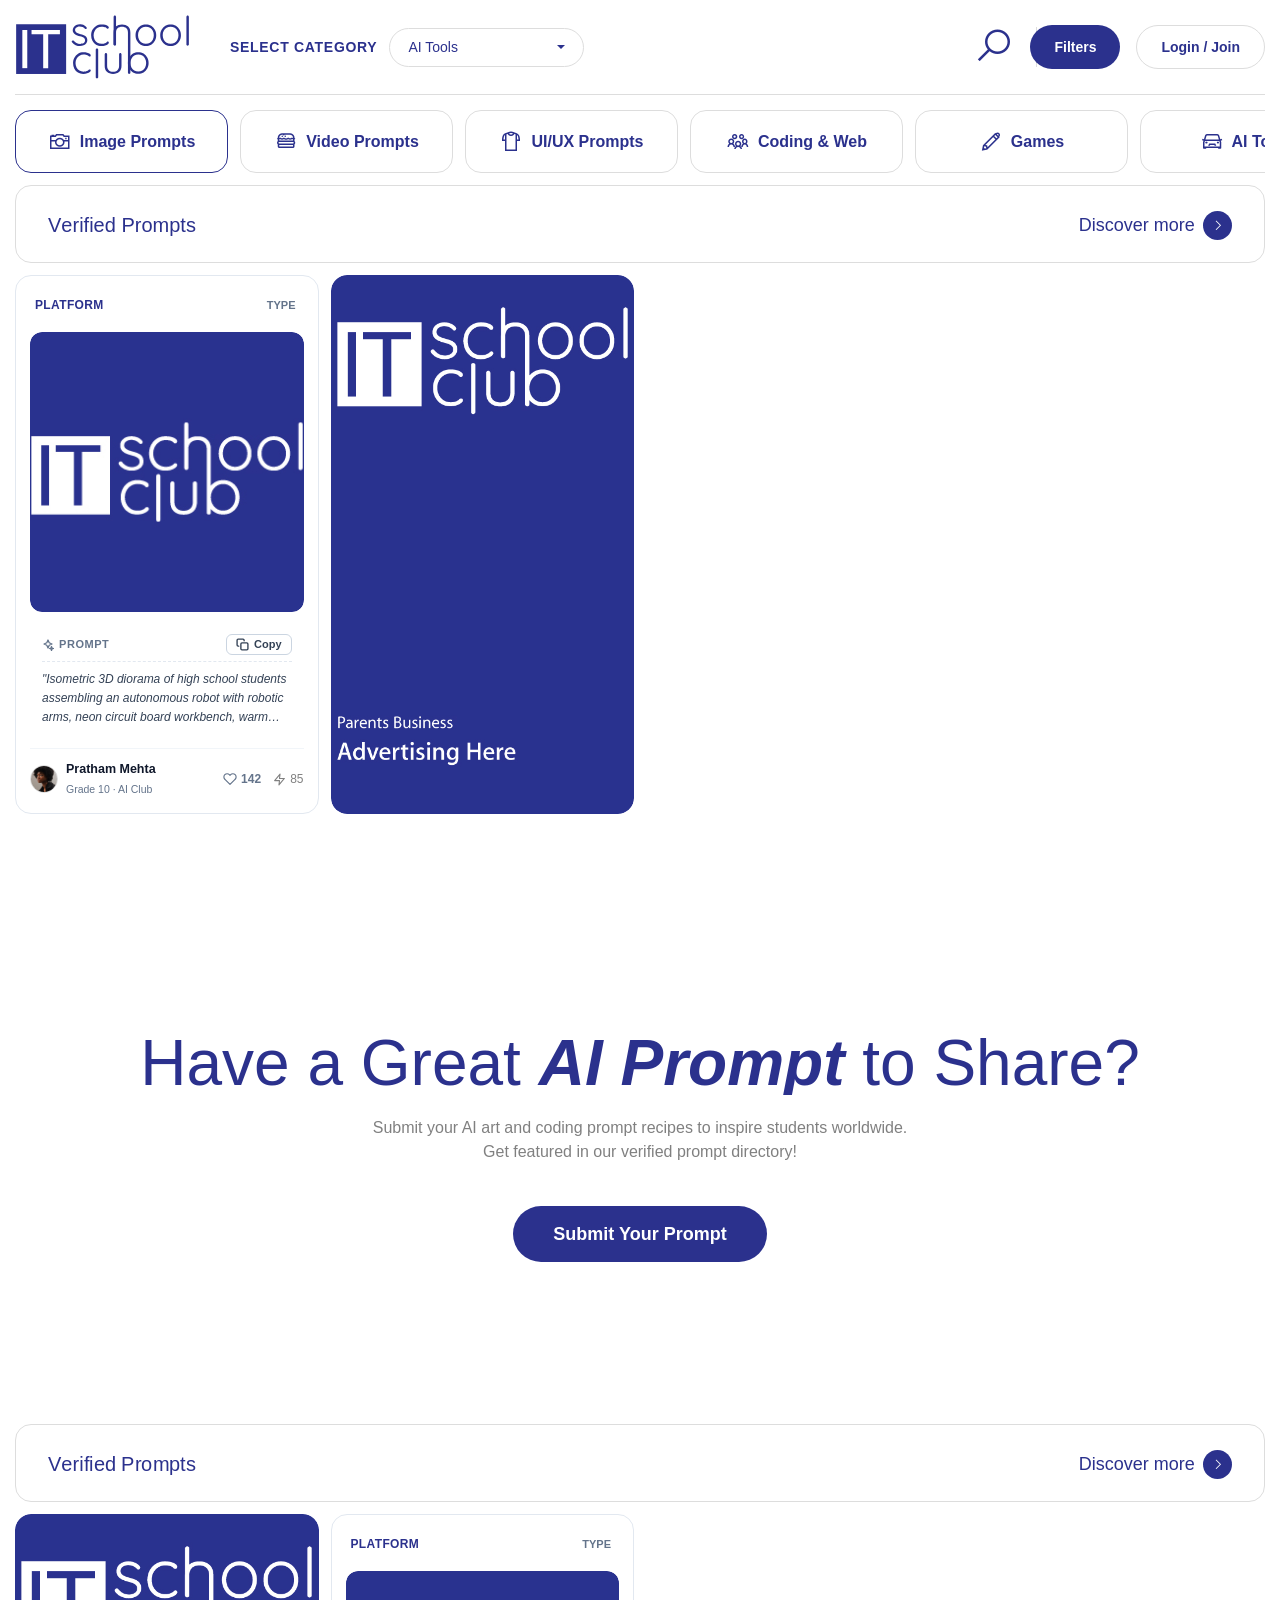
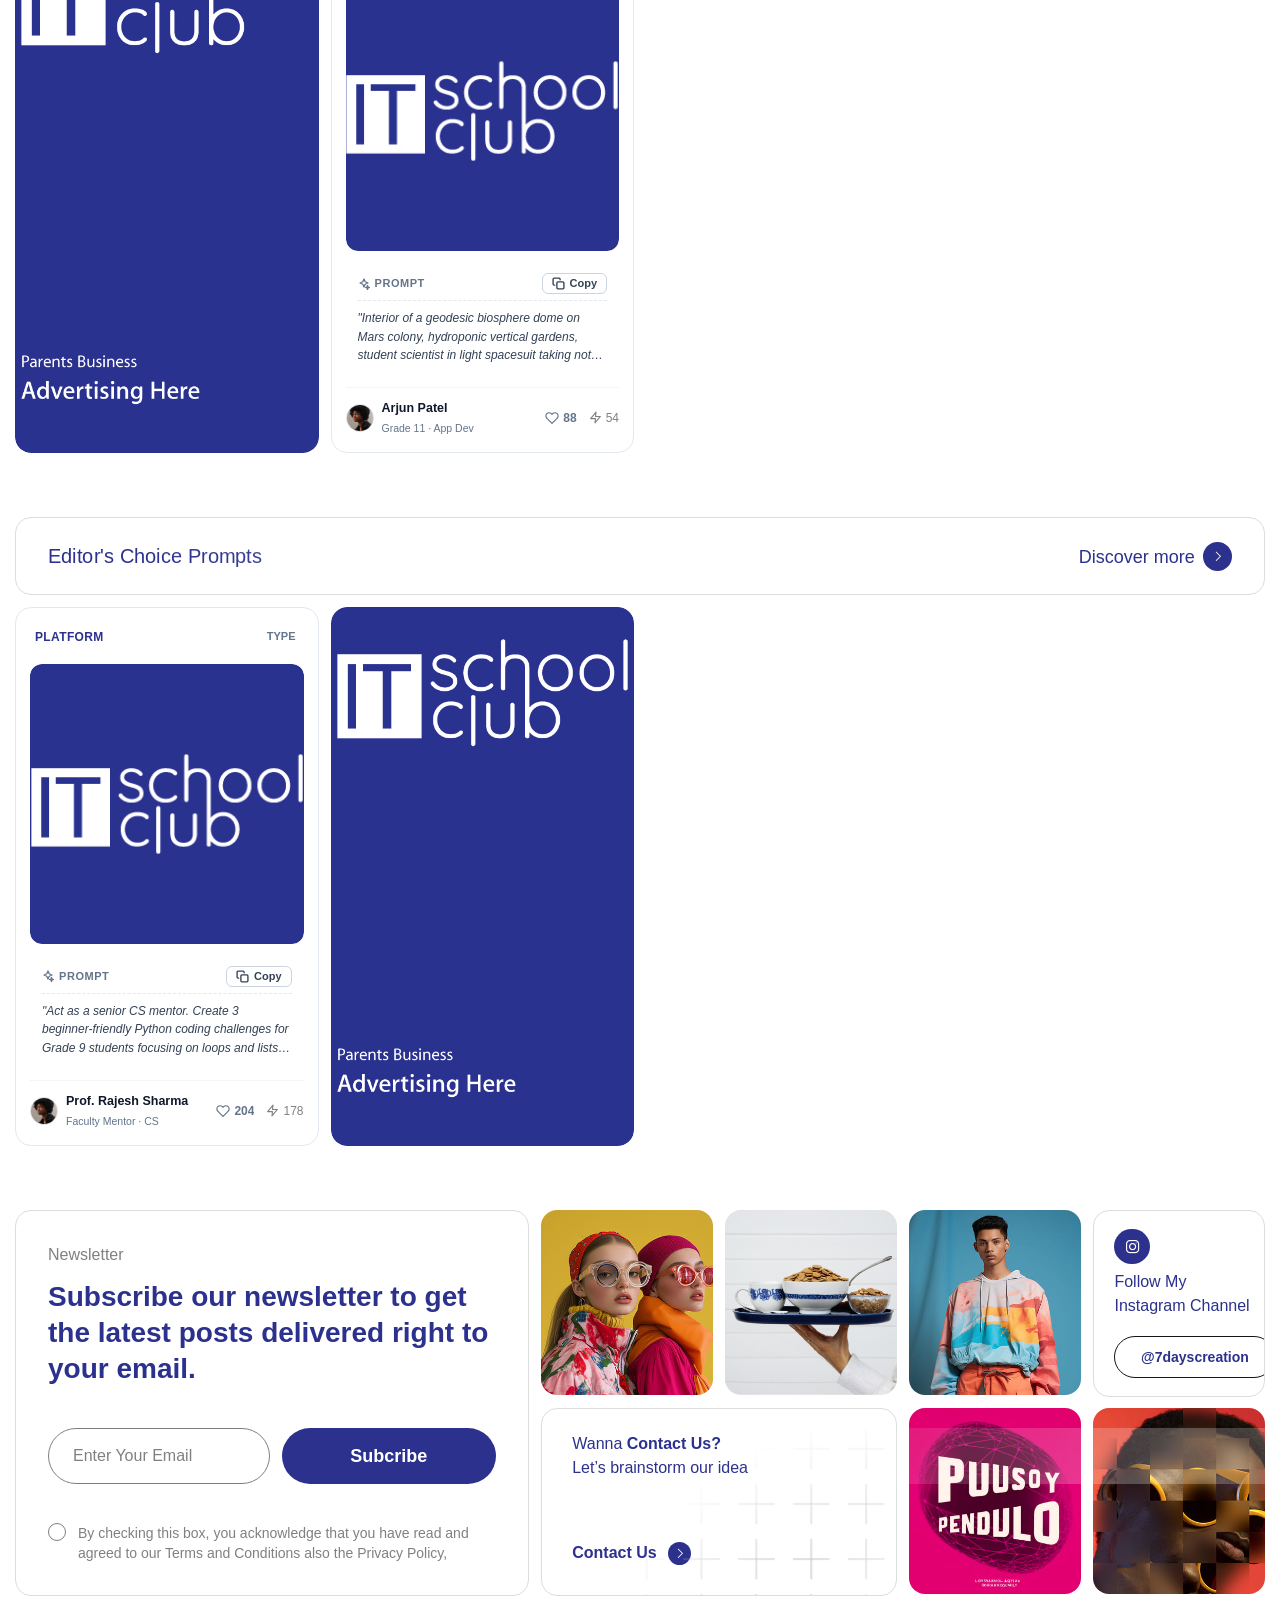
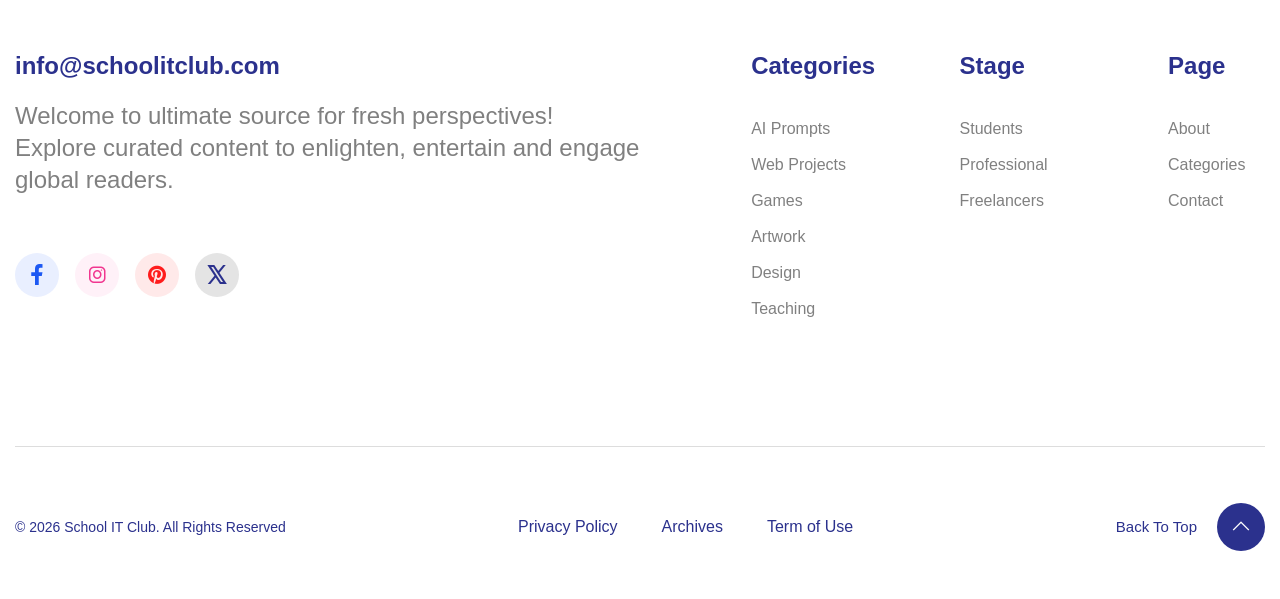
<file: demo/ai-prompts.html>
<!DOCTYPE html>
<html xmlns="http://www.w3.org/1999/xhtml" xml:lang="en-US" lang="en-US">

<head>
    <!-- Basic Page Needs -->
    <meta charset="utf-8">
    <!--[if IE ]><meta http-equiv="X-UA-Compatible" content="IE=edge,chrome=1"/><![endif]-->
    <title>AI Prompts Library - School IT Club</title>

    <meta name="description"
        content="Explore and copy verified AI image generation and coding prompts created by school students. School IT Club global community.">
    <meta name="keywords"
        content="AI Prompts, Midjourney Prompts, DALL-E, ChatGPT prompts, Student AI Projects, School IT Club, STEM coding">

    <meta name="author" content="schoolitclub.com">

    <!-- Mobile Specific Metas -->
    <meta name="viewport" content="width=device-width, initial-scale=1, maximum-scale=1">

    <!-- Theme Style -->
    <link rel="stylesheet" href="assets/css/sib-styles.css">
    <link rel="stylesheet" type="text/css" href="assets/css/bootstrap.css">
    <link rel="stylesheet" type="text/css" href="assets/css/animate.min.css">
    <link rel="stylesheet" type="text/css" href="assets/css/swiper-bundle.min.css">
    <link rel="stylesheet" type="text/css" href="assets/css/magnific-popup.min.css">
    <link rel="stylesheet" type="text/css" href="assets/css/styles.css">
    <link rel="stylesheet" type="text/css" href="assets/css/custom.css?v=3.5">

    <!-- Font -->
    <link href="https://fonts.cdnfonts.com/css/satoshi" rel="stylesheet">
    <link rel="stylesheet" href="assets/font/fonts.css">

    <!-- Icon -->
    <link rel="stylesheet" type="text/css" href="assets/font/icomoon/style.css">

    <!-- Favicon and Touch Icons  -->
    <link rel="shortcut icon" href="assets/images/logo/favicon.svg">
    <link rel="apple-touch-icon-precomposed" href="assets/images/logo/favicon.svg">
</head>

<body>
    <!-- wrapper -->
    <div id="wrapper">

        <!-- Site Header Module -->
        <div id="site-header"></div>

        <div class="main-content style-1 bg-color-white position-relative z-5">

            <!-- SECTION 1: Verified Prompts -->
            <div class="section-latest-blogs style-1 tf-spacing-4 pt-4">
                <div class="tf-container">

                    <ul class="nav nav-tabs-wrap overflow-x-auto scrollContainer style-1" id="myTab" role="tablist">
                        <li class="nav-item" role="presentation">
                            <button class="nav-link active sub-heading fw-6 " id="photograph" data-bs-toggle="tab"
                                data-bs-target="#photograph-pane" type="button" role="tab"
                                aria-controls="photograph-pane" aria-selected="true">
                                <i class="icon-camera-retro-solid"></i>Image Prompts
                            </button>
                        </li>
                        <li class="nav-item" role="presentation">
                            <button class="nav-link sub-heading fw-6" id="food-drink" data-bs-toggle="tab"
                                data-bs-target="#food-drink-pane" type="button" role="tab"
                                aria-controls="food-drink-pane" aria-selected="false">
                                <i class="icon-hamburger-solid"></i>Video Prompts
                            </button>
                        </li>
                        <li class="nav-item" role="presentation">
                            <button class="nav-link sub-heading fw-6" id="fashion" data-bs-toggle="tab"
                                data-bs-target="#fashion-pane" type="button" role="tab" aria-controls="fashion-pane"
                                aria-selected="false">
                                <i class="icon-tshirt-solid"></i>UI/UX Prompts
                            </button>
                        </li>
                        <li class="nav-item " role="presentation">
                            <button class="nav-link sub-heading fw-6" id="relationship" data-bs-toggle="tab"
                                data-bs-target="#relationship-pane" type="button" role="tab"
                                aria-controls="relationship-pane" aria-selected="false">
                                <i class="icon-users-solid"></i>Coding & Web
                            </button>
                        </li>
                        <li class="nav-item " role="presentation">
                            <button class="nav-link sub-heading fw-6" id="design" data-bs-toggle="tab"
                                data-bs-target="#design-pane" type="button" role="tab" aria-controls="design-pane"
                                aria-selected="false">
                                <i class="icon-pencil-alt-solid"></i>Games
                            </button>
                        </li>
                        <li class="nav-item " role="presentation">
                            <button class="nav-link sub-heading fw-6" id="travel" data-bs-toggle="tab"
                                data-bs-target="#travel-pane" type="button" role="tab" aria-controls="travel-pane"
                                aria-selected="false">
                                <i class="icon-car"></i>
                                AI Tools
                            </button>
                        </li>
                    </ul>

                    <div class="heading-section style-border d-flex justify-content-between mb_12">
                        <div class="sub-heading fw-5 split-text effect-rotate">
                            Verified Prompts
                        </div>
                        <a href="category-grid.html" class="tf-btn-link ">
                            <span class="text-body-1 fw-5 ">Discover more</span>
                            <i class="icon-angle-right-solid"></i>
                        </a>
                    </div>

                    <div class="tf-grid-layout xl-col-4 lg-col-3 sm-col-2">

                        <!-- Prompt Card 1 -->
                        <div class="category-item style-default v2 prompt-card hover-image-3">
                            <div class="content">
                                <div>
                                    <div
                                        class="prompt-header-row d-flex justify-content-between align-items-center mb_12">
                                        <span class="prompt-category-tag">Platform</span>
                                        <span class="prompt-type-badge">Type</span>
                                    </div>

                                    <div class="img-style mb_16 prompt-image-wrap">
                                        <img class="lazyload prompt-thumb" data-src="assets/images/categories/thumb.jpg"
                                            src="assets/images/categories/thumb.jpg" alt="AI Robotics Hub">
                                        <button type="button" class="btn-quick-copy-overlay"
                                            data-prompt="Isometric 3D diorama of high school students assembling an autonomous robot with robotic arms, neon circuit board workbench, warm cinematic spotlight, Unreal Engine 5 render, 8k --ar 4:3 --v 6.0">
                                            <svg width="14" height="14" viewBox="0 0 24 24" fill="none"
                                                stroke="currentColor" stroke-width="2.5" stroke-linecap="round"
                                                stroke-linejoin="round">
                                                <rect x="9" y="9" width="13" height="13" rx="2" ry="2"></rect>
                                                <path d="M5 15H4a2 2 0 0 1-2-2V4a2 2 0 0 1 2-2h9a2 2 0 0 1 2 2v1">
                                                </path>
                                            </svg>
                                            <span>Quick Copy</span>
                                        </button>
                                    </div>

                                    <div class="prompt-box-container">
                                        <div class="prompt-box-header">
                                            <span class="prompt-box-label">
                                                <svg width="12" height="12" viewBox="0 0 24 24" fill="none"
                                                    stroke="currentColor" stroke-width="2.5" stroke-linecap="round"
                                                    stroke-linejoin="round">
                                                    <path
                                                        d="M12 2L14.4 7.6L20 10L14.4 12.4L12 18L9.6 12.4L4 10L9.6 7.6L12 2Z">
                                                    </path>
                                                    <path d="M19 15L20 18L23 19L20 20L19 23L18 20L15 19L18 18L19 15Z">
                                                    </path>
                                                </svg>
                                                Prompt
                                            </span>
                                            <button type="button" class="btn-copy-prompt"
                                                data-prompt="Isometric 3D diorama of high school students assembling an autonomous robot with robotic arms, neon circuit board workbench, warm cinematic spotlight, Unreal Engine 5 render, 8k --ar 4:3 --v 6.0">
                                                <svg class="copy-icon" width="13" height="13" viewBox="0 0 24 24"
                                                    fill="none" stroke="currentColor" stroke-width="2.5"
                                                    stroke-linecap="round" stroke-linejoin="round">
                                                    <rect x="9" y="9" width="13" height="13" rx="2" ry="2"></rect>
                                                    <path d="M5 15H4a2 2 0 0 1-2-2V4a2 2 0 0 1 2-2h9a2 2 0 0 1 2 2v1">
                                                    </path>
                                                </svg>
                                                <svg class="check-icon d-none" width="13" height="13"
                                                    viewBox="0 0 24 24" fill="none" stroke="#10b981" stroke-width="3"
                                                    stroke-linecap="round" stroke-linejoin="round">
                                                    <polyline points="20 6 9 17 4 12"></polyline>
                                                </svg>
                                                <span class="copy-text">Copy</span>
                                            </button>
                                        </div>
                                        <div class="prompt-text-content line-clamp-3">
                                            "Isometric 3D diorama of high school students assembling an autonomous robot
                                            with robotic arms, neon circuit board workbench, warm cinematic spotlight,
                                            Unreal Engine 5 render, 8k --ar 4:3 --v 6.0"
                                        </div>
                                    </div>
                                </div>

                                <div class="prompt-card-bot">
                                    <div class="credit text-body-3 d-flex align-items-center gap_8">
                                        <div class="architect-logo-round">
                                            <img src="assets/images/avatar/main-avatar.jpg" alt="Pratham Mehta">
                                        </div>
                                        <div class="d-flex flex-column">
                                            <a href="#" class="hover-line-text student-name-text">Pratham Mehta</a>
                                            <span class="student-grade-sub">Grade 10 · AI Club</span>
                                        </div>
                                    </div>
                                    <div class="prompt-stats d-flex gap_12 align-items-center text_mono-gray-5">
                                        <button type="button" class="btn-like-prompt" title="Likes">
                                            <svg width="14" height="14" viewBox="0 0 24 24" fill="none"
                                                stroke="currentColor" stroke-width="2" stroke-linecap="round"
                                                stroke-linejoin="round">
                                                <path
                                                    d="M20.84 4.61a5.5 5.5 0 0 0-7.78 0L12 5.67l-1.06-1.06a5.5 5.5 0 0 0-7.78 7.78l1.06 1.06L12 21.23l7.78-7.78 1.06-1.06a5.5 5.5 0 0 0 0-7.78z">
                                                </path>
                                            </svg>
                                            <span class="like-count">142</span>
                                        </button>
                                        <div class="d-flex align-items-center gap_4 text-caption" title="Copies">
                                            <svg width="13" height="13" viewBox="0 0 24 24" fill="none"
                                                stroke="currentColor" stroke-width="2" stroke-linecap="round"
                                                stroke-linejoin="round">
                                                <polygon points="13 2 3 14 12 14 11 22 21 10 12 10 13 2"></polygon>
                                            </svg>
                                            <span class="copy-count">85</span>
                                        </div>
                                    </div>
                                </div>
                            </div>
                        </div>
                        <!-- Prompt Card 1 End -->
                        <!-- Ad Banner -->
                        <div class="advertisment-banner">
                            <div class="banner" style="border-radius: 18px; overflow: hidden;">
                                <img class="lazyload" data-src="assets/images/ads/01.jpg" src="assets/images/ads/01.jpg"
                                    alt="advertisement">
                            </div>
                        </div>

                    </div>
                </div>
            </div>

            <!-- SECTION: Change-Maker CTA -->
            <div class="section tf-spacing-6">
                <div class="tf-container">
                    <div class="box-text">
                        <div class="heading-section text-center mb_42">
                            <h1 class="heading-title mb_21 split-text split-lines-rotation-x">Have a Great <span
                                    class="fw-6 fst-italic" style="color: var(--Black, #2b318d);">AI Prompt</span> to
                                Share?</h1>
                            <p class="text-body-2 text_mono-gray-5 wow animate__fadeInUp animate__animated"
                                data-wow-delay="0.1s">Submit your AI art and coding prompt recipes to inspire students
                                worldwide.<br>
                                Get featured in our verified prompt directory!</p>
                        </div>
                        <a href="contact.html"
                            class="tf-btn animate-hover-btn mx-auto btn-px-40 wow animate__fadeInUp animate__animated"
                            data-wow-delay=".1s">
                            <span>Submit Your Prompt</span>
                        </a>
                    </div>
                </div>
            </div>

            <!-- SECTION 2: Trending Student Prompts -->
            <div class="section-latest-blogs style-1 tf-spacing-4 pt-0">
                <div class="tf-container">
                    <div class="heading-section style-border d-flex justify-content-between mb_12">
                        <div class="sub-heading fw-5 split-text effect-rotate">
                            Verified Prompts
                        </div>
                        <a href="category-grid.html" class="tf-btn-link ">
                            <span class="text-body-1 fw-5 ">Discover more</span>
                            <i class="icon-angle-right-solid"></i>
                        </a>
                    </div>

                    <div class="tf-grid-layout xl-col-4 lg-col-3 sm-col-2">

                        <!-- Ad Banner -->
                        <div class="advertisment-banner">
                            <div class="banner" style="border-radius: 18px; overflow: hidden;">
                                <img class="lazyload" data-src="assets/images/ads/01.jpg" src="assets/images/ads/01.jpg"
                                    alt="advertisement">
                            </div>
                        </div>

                        <!-- Prompt Card 4 -->
                        <div class="category-item style-default v2 prompt-card hover-image-3">
                            <div class="content">
                                <div>
                                    <div
                                        class="prompt-header-row d-flex justify-content-between align-items-center mb_12">
                                        <span class="prompt-category-tag">Platform</span>
                                        <span class="prompt-type-badge">Type</span>
                                    </div>

                                    <div class="img-style mb_16 prompt-image-wrap">
                                        <img class="lazyload prompt-thumb" data-src="assets/images/categories/thumb.jpg"
                                            src="assets/images/categories/thumb.jpg" alt="Mars Biosphere">
                                        <button type="button" class="btn-quick-copy-overlay"
                                            data-prompt="Interior of a geodesic biosphere dome on Mars colony, hydroponic vertical gardens, student scientist in light spacesuit taking notes on transparent tablet, photorealistic, 8k --stylize 250">
                                            <svg width="14" height="14" viewBox="0 0 24 24" fill="none"
                                                stroke="currentColor" stroke-width="2.5" stroke-linecap="round"
                                                stroke-linejoin="round">
                                                <rect x="9" y="9" width="13" height="13" rx="2" ry="2"></rect>
                                                <path d="M5 15H4a2 2 0 0 1-2-2V4a2 2 0 0 1 2-2h9a2 2 0 0 1 2 2v1">
                                                </path>
                                            </svg>
                                            <span>Quick Copy</span>
                                        </button>
                                    </div>

                                    <div class="prompt-box-container">
                                        <div class="prompt-box-header">
                                            <span class="prompt-box-label">
                                                <svg width="12" height="12" viewBox="0 0 24 24" fill="none"
                                                    stroke="currentColor" stroke-width="2.5" stroke-linecap="round"
                                                    stroke-linejoin="round">
                                                    <path
                                                        d="M12 2L14.4 7.6L20 10L14.4 12.4L12 18L9.6 12.4L4 10L9.6 7.6L12 2Z">
                                                    </path>
                                                    <path d="M19 15L20 18L23 19L20 20L19 23L18 20L15 19L18 18L19 15Z">
                                                    </path>
                                                </svg>
                                                Prompt
                                            </span>
                                            <button type="button" class="btn-copy-prompt"
                                                data-prompt="Interior of a geodesic biosphere dome on Mars colony, hydroponic vertical gardens, student scientist in light spacesuit taking notes on transparent tablet, photorealistic, 8k --stylize 250">
                                                <svg class="copy-icon" width="13" height="13" viewBox="0 0 24 24"
                                                    fill="none" stroke="currentColor" stroke-width="2.5"
                                                    stroke-linecap="round" stroke-linejoin="round">
                                                    <rect x="9" y="9" width="13" height="13" rx="2" ry="2"></rect>
                                                    <path d="M5 15H4a2 2 0 0 1-2-2V4a2 2 0 0 1 2-2h9a2 2 0 0 1 2 2v1">
                                                    </path>
                                                </svg>
                                                <svg class="check-icon d-none" width="13" height="13"
                                                    viewBox="0 0 24 24" fill="none" stroke="#10b981" stroke-width="3"
                                                    stroke-linecap="round" stroke-linejoin="round">
                                                    <polyline points="20 6 9 17 4 12"></polyline>
                                                </svg>
                                                <span class="copy-text">Copy</span>
                                            </button>
                                        </div>
                                        <div class="prompt-text-content line-clamp-3">
                                            "Interior of a geodesic biosphere dome on Mars colony, hydroponic vertical
                                            gardens, student scientist in light spacesuit taking notes on transparent
                                            tablet, photorealistic, 8k --stylize 250"
                                        </div>
                                    </div>
                                </div>

                                <div class="prompt-card-bot">
                                    <div class="credit text-body-3 d-flex align-items-center gap_8">
                                        <div class="architect-logo-round">
                                            <img src="assets/images/avatar/main-avatar.jpg" alt="Arjun Patel">
                                        </div>
                                        <div class="d-flex flex-column">
                                            <a href="#" class="hover-line-text student-name-text">Arjun Patel</a>
                                            <span class="student-grade-sub">Grade 11 · App Dev</span>
                                        </div>
                                    </div>
                                    <div class="prompt-stats d-flex gap_12 align-items-center text_mono-gray-5">
                                        <button type="button" class="btn-like-prompt" title="Likes">
                                            <svg width="14" height="14" viewBox="0 0 24 24" fill="none"
                                                stroke="currentColor" stroke-width="2" stroke-linecap="round"
                                                stroke-linejoin="round">
                                                <path
                                                    d="M20.84 4.61a5.5 5.5 0 0 0-7.78 0L12 5.67l-1.06-1.06a5.5 5.5 0 0 0-7.78 7.78l1.06 1.06L12 21.23l7.78-7.78 1.06-1.06a5.5 5.5 0 0 0 0-7.78z">
                                                </path>
                                            </svg>
                                            <span class="like-count">88</span>
                                        </button>
                                        <div class="d-flex align-items-center gap_4 text-caption" title="Copies">
                                            <svg width="13" height="13" viewBox="0 0 24 24" fill="none"
                                                stroke="currentColor" stroke-width="2" stroke-linecap="round"
                                                stroke-linejoin="round">
                                                <polygon points="13 2 3 14 12 14 11 22 21 10 12 10 13 2"></polygon>
                                            </svg>
                                            <span class="copy-count">54</span>
                                        </div>
                                    </div>
                                </div>
                            </div>
                        </div>
                        <!-- Prompt Card 4 End -->

                    </div>
                </div>
            </div>

            <!-- SECTION 3: Editors Choice -->
            <div class="section-latest-blogs style-1 tf-spacing-4 pt-0">
                <div class="tf-container">
                    <div class="heading-section style-border d-flex justify-content-between mb_12">
                        <div class="sub-heading fw-5 split-text effect-rotate">
                            Editor's Choice Prompts
                        </div>
                        <a href="category-grid.html" class="tf-btn-link ">
                            <span class="text-body-1 fw-5 ">Discover more</span>
                            <i class="icon-angle-right-solid"></i>
                        </a>
                    </div>

                    <div class="tf-grid-layout xl-col-4 lg-col-3 sm-col-2">

                        <!-- Prompt Card 6 -->
                        <div class="category-item style-default v2 prompt-card hover-image-3">
                            <div class="content">
                                <div>
                                    <div
                                        class="prompt-header-row d-flex justify-content-between align-items-center mb_12">
                                        <span class="prompt-category-tag">Platform</span>
                                        <span class="prompt-type-badge">TYPE</span>
                                    </div>

                                    <div class="img-style mb_16 prompt-image-wrap">
                                        <img class="lazyload prompt-thumb" data-src="assets/images/categories/thumb.jpg"
                                            src="assets/images/categories/thumb.jpg" alt="Python Prompts">
                                        <button type="button" class="btn-quick-copy-overlay"
                                            data-prompt="Act as a senior CS mentor. Create 3 beginner-friendly Python coding challenges for Grade 9 students focusing on loops and lists, complete with starter code, hints, and test assertions.">
                                            <svg width="14" height="14" viewBox="0 0 24 24" fill="none"
                                                stroke="currentColor" stroke-width="2.5" stroke-linecap="round"
                                                stroke-linejoin="round">
                                                <rect x="9" y="9" width="13" height="13" rx="2" ry="2"></rect>
                                                <path d="M5 15H4a2 2 0 0 1-2-2V4a2 2 0 0 1 2-2h9a2 2 0 0 1 2 2v1">
                                                </path>
                                            </svg>
                                            <span>Quick Copy</span>
                                        </button>
                                    </div>

                                    <div class="prompt-box-container">
                                        <div class="prompt-box-header">
                                            <span class="prompt-box-label">
                                                <svg width="12" height="12" viewBox="0 0 24 24" fill="none"
                                                    stroke="currentColor" stroke-width="2.5" stroke-linecap="round"
                                                    stroke-linejoin="round">
                                                    <path
                                                        d="M12 2L14.4 7.6L20 10L14.4 12.4L12 18L9.6 12.4L4 10L9.6 7.6L12 2Z">
                                                    </path>
                                                    <path d="M19 15L20 18L23 19L20 20L19 23L18 20L15 19L18 18L19 15Z">
                                                    </path>
                                                </svg>
                                                Prompt
                                            </span>
                                            <button type="button" class="btn-copy-prompt"
                                                data-prompt="Act as a senior CS mentor. Create 3 beginner-friendly Python coding challenges for Grade 9 students focusing on loops and lists, complete with starter code, hints, and test assertions.">
                                                <svg class="copy-icon" width="13" height="13" viewBox="0 0 24 24"
                                                    fill="none" stroke="currentColor" stroke-width="2.5"
                                                    stroke-linecap="round" stroke-linejoin="round">
                                                    <rect x="9" y="9" width="13" height="13" rx="2" ry="2"></rect>
                                                    <path d="M5 15H4a2 2 0 0 1-2-2V4a2 2 0 0 1 2-2h9a2 2 0 0 1 2 2v1">
                                                    </path>
                                                </svg>
                                                <svg class="check-icon d-none" width="13" height="13"
                                                    viewBox="0 0 24 24" fill="none" stroke="#10b981" stroke-width="3"
                                                    stroke-linecap="round" stroke-linejoin="round">
                                                    <polyline points="20 6 9 17 4 12"></polyline>
                                                </svg>
                                                <span class="copy-text">Copy</span>
                                            </button>
                                        </div>
                                        <div class="prompt-text-content line-clamp-3">
                                            "Act as a senior CS mentor. Create 3 beginner-friendly Python coding
                                            challenges for Grade 9 students focusing on loops and lists, complete with
                                            starter code, hints, and test assertions."
                                        </div>
                                    </div>
                                </div>

                                <div class="prompt-card-bot">
                                    <div class="credit text-body-3 d-flex align-items-center gap_8">
                                        <div class="architect-logo-round">
                                            <img src="assets/images/avatar/main-avatar.jpg" alt="Prof. Rajesh Sharma">
                                        </div>
                                        <div class="d-flex flex-column">
                                            <a href="#" class="hover-line-text student-name-text">Prof. Rajesh
                                                Sharma</a>
                                            <span class="student-grade-sub">Faculty Mentor · CS</span>
                                        </div>
                                    </div>
                                    <div class="prompt-stats d-flex gap_12 align-items-center text_mono-gray-5">
                                        <button type="button" class="btn-like-prompt" title="Likes">
                                            <svg width="14" height="14" viewBox="0 0 24 24" fill="none"
                                                stroke="currentColor" stroke-width="2" stroke-linecap="round"
                                                stroke-linejoin="round">
                                                <path
                                                    d="M20.84 4.61a5.5 5.5 0 0 0-7.78 0L12 5.67l-1.06-1.06a5.5 5.5 0 0 0-7.78 7.78l1.06 1.06L12 21.23l7.78-7.78 1.06-1.06a5.5 5.5 0 0 0 0-7.78z">
                                                </path>
                                            </svg>
                                            <span class="like-count">204</span>
                                        </button>
                                        <div class="d-flex align-items-center gap_4 text-caption" title="Copies">
                                            <svg width="13" height="13" viewBox="0 0 24 24" fill="none"
                                                stroke="currentColor" stroke-width="2" stroke-linecap="round"
                                                stroke-linejoin="round">
                                                <polygon points="13 2 3 14 12 14 11 22 21 10 12 10 13 2"></polygon>
                                            </svg>
                                            <span class="copy-count">178</span>
                                        </div>
                                    </div>
                                </div>
                            </div>
                        </div>
                        <!-- Prompt Card 6 End -->

                        <!-- Ad Banner -->
                        <div class="advertisment-banner">
                            <div class="banner" style="border-radius: 18px; overflow: hidden;">
                                <img class="lazyload" data-src="assets/images/ads/01.jpg" src="assets/images/ads/01.jpg"
                                    alt="advertisement">
                            </div>
                        </div>

                    </div>
                </div>
            </div>

            <!-- Section Newsletter Module (Loaded dynamically from modules/section-newsletter.html) -->
            <div id="section-newsletter"></div>

        </div>

        <!-- Site Footer Module -->
        <div id="site-footer"></div>

    </div>
    <!-- /wrapper -->

    <!-- Javascript -->
    <script src="assets/js/bootstrap.min.js"></script>
    <script src="assets/js/jquery.min.js"></script>
    <script src="assets/js/wow.min.js"></script>
    <script src="assets/js/lazysize.min.js"></script>
    <script src="assets/js/howler.min.js"></script>
    <script src="assets/js/swiper-bundle.min.js"></script>
    <script src="assets/js/carousel.js"></script>
    <script src="assets/js/ScrollSmooth.js"></script>
    <script src="assets/js/magnific-popup.min.js"></script>
    <script src="assets/js/ScrollTrigger.min.js"></script>
    <script src="assets/js/Splitetext.js"></script>
    <script src="assets/js/gsap.min.js"></script>
    <script src="assets/js/handleeffectgsap.js"></script>
    <script src="assets/js/main.js"></script>
    <script src="assets/js/sibforms.js" defer></script>
    <!-- Custom JS MUST load before modules-loader.js so that
         window.initHeaderModule / initDirectorySearch are defined
         before the async header fetch completes and calls them. -->
    <script src="assets/js/custom.js"></script>
    <script src="assets/js/modules-loader.js?v=1.1"></script>
</body>

</html>
</file>
<file: demo/assets/css/sib-styles.css>
@charset "UTF-8";

/*!
 * Pikaday
 * Copyright © 2014 David Bushell | BSD & MIT license | https://dbushell.com/
 */

.pika-single {
    z-index: 9999;
    display: block;
    position: relative;
    color: #333;
    background: #fff;
    border: 1px solid #ccc;
    border-bottom-color: #bbb;
    font-family: "Helvetica Neue", Helvetica, Arial, sans-serif;
}

/*
clear child float (pika-lendar), using the famous micro clearfix hack
http://nicolasgallagher.com/micro-clearfix-hack/
*/
.pika-single:before,
.pika-single:after {
    content: " ";
    display: table;
}
.pika-single:after { clear: both }

.pika-single.is-hidden {
    display: none;
}

.pika-single.is-bound {
    position: absolute;
    box-shadow: 0 5px 15px -5px rgba(0,0,0,.5);
}

.pika-lendar {
    float: left;
    width: 240px;
    margin: 8px;
}

.pika-title {
    position: relative;
    text-align: center;
}

.pika-label {
    display: inline-block;
    position: relative;
    z-index: 9999;
    overflow: hidden;
    margin: 0;
    padding: 5px 3px;
    font-size: 14px;
    line-height: 20px;
    font-weight: bold;
    background-color: #fff;
}
.pika-title select {
    cursor: pointer;
    position: absolute;
    z-index: 9998;
    margin: 0;
    left: 0;
    top: 5px;
    opacity: 0;
}

.pika-prev,
.pika-next {
    display: block;
    cursor: pointer;
    position: relative;
    outline: none;
    border: 0;
    padding: 0;
    width: 20px;
    height: 30px;
    /* hide text using text-indent trick, using width value (it's enough) */
    text-indent: 20px;
    white-space: nowrap;
    overflow: hidden;
    background-color: transparent;
    background-position: center center;
    background-repeat: no-repeat;
    background-size: 75% 75%;
    opacity: .5;
}

.pika-prev:hover,
.pika-next:hover {
    opacity: 1;
}

.pika-prev,
.is-rtl .pika-next {
    float: left;
    background-image: url([data-uri]);
}

.pika-next,
.is-rtl .pika-prev {
    float: right;
    background-image: url([data-uri]);
}

.pika-prev.is-disabled,
.pika-next.is-disabled {
    cursor: default;
    opacity: .2;
}

.pika-select {
    display: inline-block;
}

.pika-table {
    width: 100%;
    border-collapse: collapse;
    border-spacing: 0;
    border: 0;
}

.pika-table th,
.pika-table td {
    width: 14.285714285714286%;
    padding: 0;
}

.pika-table th {
    color: #999;
    font-size: 12px;
    line-height: 25px;
    font-weight: bold;
    text-align: center;
}

.pika-button {
    cursor: pointer;
    display: block;
    box-sizing: border-box;
    -moz-box-sizing: border-box;
    outline: none;
    border: 0;
    margin: 0;
    width: 100%;
    padding: 5px;
    color: #666;
    font-size: 12px;
    line-height: 15px;
    text-align: right;
    background: #f5f5f5;
    height: initial;
}

.pika-week {
    font-size: 11px;
    color: #999;
}

.is-today .pika-button {
    color: #33aaff;
    font-weight: bold;
}

.is-selected .pika-button,
.has-event .pika-button {
    color: #fff;
    font-weight: bold;
    background: #33aaff;
    box-shadow: inset 0 1px 3px #178fe5;
    border-radius: 3px;
}

.has-event .pika-button {
    background: #005da9;
    box-shadow: inset 0 1px 3px #0076c9;
}

.is-disabled .pika-button,
.is-inrange .pika-button {
    background: #D5E9F7;
}

.is-startrange .pika-button {
    color: #fff;
    background: #6CB31D;
    box-shadow: none;
    border-radius: 3px;
}

.is-endrange .pika-button {
    color: #fff;
    background: #33aaff;
    box-shadow: none;
    border-radius: 3px;
}

.is-disabled .pika-button {
    pointer-events: none;
    cursor: default;
    color: #999;
    opacity: .3;
}

.is-outside-current-month .pika-button {
    color: #999;
    opacity: .3;
}

.is-selection-disabled {
    pointer-events: none;
    cursor: default;
}

.pika-button:hover,
.pika-row.pick-whole-week:hover .pika-button {
    color: #fff;
    background: #ff8000;
    box-shadow: none;
    border-radius: 3px;
}

/* styling for abbr */
.pika-table abbr {
    border-bottom: none;
    cursor: help;
}

.pika-single{color:#3c4858}.pika-button{color:#3c4858;background:#fff}.sib-is-today .pika-button{color:#0092ff}.sib-is-selected .pika-button{color:#fff}.sib-is-today:hover .pika-button{color:#fff}.sib-is-selected .pika-button,.sib-has-event .pika-button{background:#0092ff}.pika-button:hover,.pika-row.sib-pick-whole-week:hover .pika-button{background:#0092ff}.pika-table abbr{cursor:default;color:#8390a4;text-decoration:none}.pika-label{font-size:0}.pika-title select{position:initial;opacity:1;z-index:inherit}.sib-sms-tooltip{margin-left:8px;position:relative}.sib-sms-tooltip__box{display:none;border-radius:5px;color:#fff;background-color:#333;position:absolute;bottom:100%;width:200px;padding:5px;right:calc(100% - 60px);font-size:12px}.sib-sms-tooltip:hover .sib-sms-tooltip__box{display:block}.sib-sms-tooltip__icon{border-radius:50%;color:#4da6e0;width:24px;height:24px;padding:3px;font-weight:700;font-style:normal;font-size:24px}.sib-container--medium.sib-container--horizontal .sib-sms-tooltip,.sib-container--small .sib-sms-tooltip{position:absolute;bottom:0;right:0;border-radius:100%;height:18px;width:18px;margin:12px 8px;background:#687484;text-align:center;display:flex;justify-content:center;align-items:center}.sib-container--medium.sib-container--horizontal .sib-sms-tooltip__icon,.sib-container--small .sib-sms-tooltip__icon{color:#fff;font-size:16px}.sib-sms-input-wrapper{display:flex;align-items:center;position:relative}.sib-sms-field .form__label-row--horizontal{flex-wrap:wrap}/*!
 * Generated with CSS Flag Sprite generator (https://www.flag-sprites.com/)
 */.sib-flag{display:inline-block;width:32px;min-width:2rem;height:32px;background:url("../../../../static.brevo.com/images/flags.webp") no-repeat}.sib-flag.sib-flag-ad{background-position:-3px 0px;width:30px;height:30px}.sib-flag.sib-flag-ae{background-position:-36px 0px;width:30px;height:30px}.sib-flag.sib-flag-af{background-position:-69px 0px;width:30px;height:30px}.sib-flag.sib-flag-ag{background-position:-102px 0px;width:30px;height:30px}.sib-flag.sib-flag-ai{background-position:-135px 0px;width:30px;height:30px}.sib-flag.sib-flag-al{background-position:-168px 0px;width:30px;height:30px}.sib-flag.sib-flag-am{background-position:-201px 0px;width:30px;height:30px}.sib-flag.sib-flag-ao{background-position:-234px 0px;width:30px;height:30px}.sib-flag.sib-flag-aq{background-position:-267px 0px;width:30px;height:30px}.sib-flag.sib-flag-ar{background-position:-300px 0px;width:30px;height:30px}.sib-flag.sib-flag-as{background-position:-333px 0px;width:30px;height:30px}.sib-flag.sib-flag-at{background-position:-366px 0px;width:30px;height:30px}.sib-flag.sib-flag-au{background-position:-399px 0px;width:30px;height:30px}.sib-flag.sib-flag-aw{background-position:-432px 0px;width:30px;height:30px}.sib-flag.sib-flag-ax{background-position:-465px 0px;width:30px;height:30px}.sib-flag.sib-flag-az{background-position:-498px 0px;width:30px;height:30px}.sib-flag.sib-flag-ba{background-position:-3px -33px;width:30px;height:30px}.sib-flag.sib-flag-bb{background-position:-36px -33px;width:30px;height:30px}.sib-flag.sib-flag-bd{background-position:-69px -33px;width:30px;height:30px}.sib-flag.sib-flag-be{background-position:-102px -33px;width:30px;height:30px}.sib-flag.sib-flag-bf{background-position:-135px -33px;width:30px;height:30px}.sib-flag.sib-flag-bg{background-position:-168px -33px;width:30px;height:30px}.sib-flag.sib-flag-bh{background-position:-201px -33px;width:30px;height:30px}.sib-flag.sib-flag-bi{background-position:-234px -33px;width:30px;height:30px}.sib-flag.sib-flag-bj{background-position:-267px -33px;width:30px;height:30px}.sib-flag.sib-flag-bl{background-position:-300px -33px;width:30px;height:30px}.sib-flag.sib-flag-bm{background-position:-333px -33px;width:30px;height:30px}.sib-flag.sib-flag-bn{background-position:-366px -33px;width:30px;height:30px}.sib-flag.sib-flag-bo{background-position:-399px -33px;width:30px;height:30px}.sib-flag.sib-flag-bq{background-position:-432px -33px;width:30px;height:30px}.sib-flag.sib-flag-br{background-position:-465px -33px;width:30px;height:30px}.sib-flag.sib-flag-bs{background-position:-498px -33px;width:30px;height:30px}.sib-flag.sib-flag-bt{background-position:-3px -66px;width:30px;height:30px}.sib-flag.sib-flag-bv{background-position:-36px -66px;width:30px;height:30px}.sib-flag.sib-flag-bw{background-position:-69px -66px;width:30px;height:30px}.sib-flag.sib-flag-by{background-position:-102px -66px;width:30px;height:30px}.sib-flag.sib-flag-bz{background-position:-135px -66px;width:30px;height:30px}.sib-flag.sib-flag-ca{background-position:-168px -66px;width:30px;height:30px}.sib-flag.sib-flag-cc{background-position:-201px -66px;width:30px;height:30px}.sib-flag.sib-flag-cd{background-position:-234px -66px;width:30px;height:30px}.sib-flag.sib-flag-cf{background-position:-267px -66px;width:30px;height:30px}.sib-flag.sib-flag-cg{background-position:-300px -66px;width:30px;height:30px}.sib-flag.sib-flag-ch{background-position:-333px -66px;width:30px;height:30px}.sib-flag.sib-flag-ci{background-position:-366px -66px;width:30px;height:30px}.sib-flag.sib-flag-ck{background-position:-399px -66px;width:30px;height:30px}.sib-flag.sib-flag-cl{background-position:-432px -66px;width:30px;height:30px}.sib-flag.sib-flag-cm{background-position:-465px -66px;width:30px;height:30px}.sib-flag.sib-flag-cn{background-position:-498px -66px;width:30px;height:30px}.sib-flag.sib-flag-co{background-position:-3px -99px;width:30px;height:30px}.sib-flag.sib-flag-cr{background-position:-36px -99px;width:30px;height:30px}.sib-flag.sib-flag-cu{background-position:-69px -99px;width:30px;height:30px}.sib-flag.sib-flag-cv{background-position:-102px -99px;width:30px;height:30px}.sib-flag.sib-flag-cw{background-position:-135px -99px;width:30px;height:30px}.sib-flag.sib-flag-cx{background-position:-168px -99px;width:30px;height:30px}.sib-flag.sib-flag-cy{background-position:-201px -99px;width:30px;height:30px}.sib-flag.sib-flag-cz{background-position:-234px -99px;width:30px;height:30px}.sib-flag.sib-flag-de{background-position:-267px -99px;width:30px;height:30px}.sib-flag.sib-flag-dj{background-position:-300px -99px;width:30px;height:30px}.sib-flag.sib-flag-dk{background-position:-333px -99px;width:30px;height:30px}.sib-flag.sib-flag-dm{background-position:-366px -99px;width:30px;height:30px}.sib-flag.sib-flag-do{background-position:-399px -99px;width:30px;height:30px}.sib-flag.sib-flag-dz{background-position:-432px -99px;width:30px;height:30px}.sib-flag.sib-flag-ec{background-position:-465px -99px;width:30px;height:30px}.sib-flag.sib-flag-ee{background-position:-498px -99px;width:30px;height:30px}.sib-flag.sib-flag-eg{background-position:-3px -132px;width:30px;height:30px}.sib-flag.sib-flag-eh{background-position:-36px -132px;width:30px;height:30px}.sib-flag.sib-flag-er{background-position:-69px -132px;width:30px;height:30px}.sib-flag.sib-flag-es{background-position:-102px -132px;width:30px;height:30px}.sib-flag.sib-flag-et{background-position:-135px -132px;width:30px;height:30px}.sib-flag.sib-flag-fi{background-position:-168px -132px;width:30px;height:30px}.sib-flag.sib-flag-fj{background-position:-201px -132px;width:30px;height:30px}.sib-flag.sib-flag-fk{background-position:-234px -132px;width:30px;height:30px}.sib-flag.sib-flag-fm{background-position:-267px -132px;width:30px;height:30px}.sib-flag.sib-flag-fo{background-position:-300px -132px;width:30px;height:30px}.sib-flag.sib-flag-fr{background-position:-333px -132px;width:30px;height:30px}.sib-flag.sib-flag-ga{background-position:-366px -132px;width:30px;height:30px}.sib-flag.sib-flag-gb{background-position:-399px -132px;width:30px;height:30px}.sib-flag.sib-flag-gd{background-position:-432px -132px;width:30px;height:30px}.sib-flag.sib-flag-ge{background-position:-465px -132px;width:30px;height:30px}.sib-flag.sib-flag-gf{background-position:-498px -132px;width:30px;height:30px}.sib-flag.sib-flag-gg{background-position:-3px -165px;width:30px;height:30px}.sib-flag.sib-flag-gh{background-position:-36px -165px;width:30px;height:30px}.sib-flag.sib-flag-gi{background-position:-69px -165px;width:30px;height:30px}.sib-flag.sib-flag-gl{background-position:-102px -165px;width:30px;height:30px}.sib-flag.sib-flag-gm{background-position:-135px -165px;width:30px;height:30px}.sib-flag.sib-flag-gn{background-position:-168px -165px;width:30px;height:30px}.sib-flag.sib-flag-gp{background-position:-201px -165px;width:30px;height:30px}.sib-flag.sib-flag-gq{background-position:-234px -165px;width:30px;height:30px}.sib-flag.sib-flag-gr{background-position:-267px -165px;width:30px;height:30px}.sib-flag.sib-flag-gs{background-position:-300px -165px;width:30px;height:30px}.sib-flag.sib-flag-gt{background-position:-333px -165px;width:30px;height:30px}.sib-flag.sib-flag-gu{background-position:-366px -165px;width:30px;height:30px}.sib-flag.sib-flag-gw{background-position:-399px -165px;width:30px;height:30px}.sib-flag.sib-flag-gy{background-position:-432px -165px;width:30px;height:30px}.sib-flag.sib-flag-hk{background-position:-465px -165px;width:30px;height:30px}.sib-flag.sib-flag-hm{background-position:-498px -165px;width:30px;height:30px}.sib-flag.sib-flag-hn{background-position:-3px -198px;width:30px;height:30px}.sib-flag.sib-flag-hr{background-position:-36px -198px;width:30px;height:30px}.sib-flag.sib-flag-ht{background-position:-69px -198px;width:30px;height:30px}.sib-flag.sib-flag-hu{background-position:-102px -198px;width:30px;height:30px}.sib-flag.sib-flag-id{background-position:-135px -198px;width:30px;height:30px}.sib-flag.sib-flag-ie{background-position:-168px -198px;width:30px;height:30px}.sib-flag.sib-flag-il{background-position:-201px -198px;width:30px;height:30px}.sib-flag.sib-flag-im{background-position:-234px -198px;width:30px;height:30px}.sib-flag.sib-flag-in{background-position:-267px -198px;width:30px;height:30px}.sib-flag.sib-flag-io{background-position:-300px -198px;width:30px;height:30px}.sib-flag.sib-flag-iq{background-position:-333px -198px;width:30px;height:30px}.sib-flag.sib-flag-ir{background-position:-366px -198px;width:30px;height:30px}.sib-flag.sib-flag-is{background-position:-399px -198px;width:30px;height:30px}.sib-flag.sib-flag-it{background-position:-432px -198px;width:30px;height:30px}.sib-flag.sib-flag-je{background-position:-465px -198px;width:30px;height:30px}.sib-flag.sib-flag-jm{background-position:-498px -198px;width:30px;height:30px}.sib-flag.sib-flag-jo{background-position:-3px -231px;width:30px;height:30px}.sib-flag.sib-flag-jp{background-position:-36px -231px;width:30px;height:30px}.sib-flag.sib-flag-ke{background-position:-69px -231px;width:30px;height:30px}.sib-flag.sib-flag-kg{background-position:-102px -231px;width:30px;height:30px}.sib-flag.sib-flag-kh{background-position:-135px -231px;width:30px;height:30px}.sib-flag.sib-flag-ki{background-position:-168px -231px;width:30px;height:30px}.sib-flag.sib-flag-km{background-position:-201px -231px;width:30px;height:30px}.sib-flag.sib-flag-kn{background-position:-234px -231px;width:30px;height:30px}.sib-flag.sib-flag-kp{background-position:-267px -231px;width:30px;height:30px}.sib-flag.sib-flag-kr{background-position:-300px -231px;width:30px;height:30px}.sib-flag.sib-flag-kw{background-position:-333px -231px;width:30px;height:30px}.sib-flag.sib-flag-ky{background-position:-366px -231px;width:30px;height:30px}.sib-flag.sib-flag-kz{background-position:-399px -231px;width:30px;height:30px}.sib-flag.sib-flag-la{background-position:-432px -231px;width:30px;height:30px}.sib-flag.sib-flag-lb{background-position:-465px -231px;width:30px;height:30px}.sib-flag.sib-flag-lc{background-position:-498px -231px;width:30px;height:30px}.sib-flag.sib-flag-li{background-position:-3px -264px;width:30px;height:30px}.sib-flag.sib-flag-lk{background-position:-36px -264px;width:30px;height:30px}.sib-flag.sib-flag-lr{background-position:-69px -264px;width:30px;height:30px}.sib-flag.sib-flag-ls{background-position:-102px -264px;width:30px;height:30px}.sib-flag.sib-flag-lt{background-position:-135px -264px;width:30px;height:30px}.sib-flag.sib-flag-lu{background-position:-168px -264px;width:30px;height:30px}.sib-flag.sib-flag-lv{background-position:-201px -264px;width:30px;height:30px}.sib-flag.sib-flag-ly{background-position:-234px -264px;width:30px;height:30px}.sib-flag.sib-flag-ma{background-position:-267px -264px;width:30px;height:30px}.sib-flag.sib-flag-mc{background-position:-300px -264px;width:30px;height:30px}.sib-flag.sib-flag-md{background-position:-333px -264px;width:30px;height:30px}.sib-flag.sib-flag-me{background-position:-366px -264px;width:30px;height:30px}.sib-flag.sib-flag-mf{background-position:-399px -264px;width:30px;height:30px}.sib-flag.sib-flag-mg{background-position:-432px -264px;width:30px;height:30px}.sib-flag.sib-flag-mh{background-position:-465px -264px;width:30px;height:30px}.sib-flag.sib-flag-mk{background-position:-498px -264px;width:30px;height:30px}.sib-flag.sib-flag-ml{background-position:-3px -297px;width:30px;height:30px}.sib-flag.sib-flag-mm{background-position:-36px -297px;width:30px;height:30px}.sib-flag.sib-flag-mn{background-position:-69px -297px;width:30px;height:30px}.sib-flag.sib-flag-mo{background-position:-102px -297px;width:30px;height:30px}.sib-flag.sib-flag-mp{background-position:-135px -297px;width:30px;height:30px}.sib-flag.sib-flag-mq{background-position:-168px -297px;width:30px;height:30px}.sib-flag.sib-flag-mr{background-position:-201px -297px;width:30px;height:30px}.sib-flag.sib-flag-ms{background-position:-234px -297px;width:30px;height:30px}.sib-flag.sib-flag-mt{background-position:-267px -297px;width:30px;height:30px}.sib-flag.sib-flag-mu{background-position:-300px -297px;width:30px;height:30px}.sib-flag.sib-flag-mv{background-position:-333px -297px;width:30px;height:30px}.sib-flag.sib-flag-mw{background-position:-366px -297px;width:30px;height:30px}.sib-flag.sib-flag-mx{background-position:-399px -297px;width:30px;height:30px}.sib-flag.sib-flag-my{background-position:-432px -297px;width:30px;height:30px}.sib-flag.sib-flag-mz{background-position:-465px -297px;width:30px;height:30px}.sib-flag.sib-flag-na{background-position:-498px -297px;width:30px;height:30px}.sib-flag.sib-flag-nc{background-position:-3px -330px;width:30px;height:30px}.sib-flag.sib-flag-ne{background-position:-36px -330px;width:30px;height:30px}.sib-flag.sib-flag-nf{background-position:-69px -330px;width:30px;height:30px}.sib-flag.sib-flag-ng{background-position:-102px -330px;width:30px;height:30px}.sib-flag.sib-flag-ni{background-position:-135px -330px;width:30px;height:30px}.sib-flag.sib-flag-nl{background-position:-168px -330px;width:30px;height:30px}.sib-flag.sib-flag-no{background-position:-201px -330px;width:30px;height:30px}.sib-flag.sib-flag-np{background-position:-234px -330px;width:30px;height:30px}.sib-flag.sib-flag-nr{background-position:-267px -330px;width:30px;height:30px}.sib-flag.sib-flag-nu{background-position:-300px -330px;width:30px;height:30px}.sib-flag.sib-flag-nz{background-position:-333px -330px;width:30px;height:30px}.sib-flag.sib-flag-om{background-position:-366px -330px;width:30px;height:30px}.sib-flag.sib-flag-pa{background-position:-399px -330px;width:30px;height:30px}.sib-flag.sib-flag-pe{background-position:-432px -330px;width:30px;height:30px}.sib-flag.sib-flag-pf{background-position:-465px -330px;width:30px;height:30px}.sib-flag.sib-flag-pg{background-position:-498px -330px;width:30px;height:30px}.sib-flag.sib-flag-ph{background-position:-3px -363px;width:30px;height:30px}.sib-flag.sib-flag-pk{background-position:-36px -363px;width:30px;height:30px}.sib-flag.sib-flag-pl{background-position:-69px -363px;width:30px;height:30px}.sib-flag.sib-flag-pm{background-position:-102px -363px;width:30px;height:30px}.sib-flag.sib-flag-pn{background-position:-135px -363px;width:30px;height:30px}.sib-flag.sib-flag-pr{background-position:-168px -363px;width:30px;height:30px}.sib-flag.sib-flag-ps{background-position:-201px -363px;width:30px;height:30px}.sib-flag.sib-flag-pt{background-position:-234px -363px;width:30px;height:30px}.sib-flag.sib-flag-pw{background-position:-267px -363px;width:30px;height:30px}.sib-flag.sib-flag-py{background-position:-300px -363px;width:30px;height:30px}.sib-flag.sib-flag-qa{background-position:-333px -363px;width:30px;height:30px}.sib-flag.sib-flag-re{background-position:-366px -363px;width:30px;height:30px}.sib-flag.sib-flag-ro{background-position:-399px -363px;width:30px;height:30px}.sib-flag.sib-flag-rs{background-position:-432px -363px;width:30px;height:30px}.sib-flag.sib-flag-ru{background-position:-465px -363px;width:30px;height:30px}.sib-flag.sib-flag-rw{background-position:-498px -363px;width:30px;height:30px}.sib-flag.sib-flag-sa{background-position:-3px -396px;width:30px;height:30px}.sib-flag.sib-flag-sb{background-position:-36px -396px;width:30px;height:30px}.sib-flag.sib-flag-sc{background-position:-69px -396px;width:30px;height:30px}.sib-flag.sib-flag-sd{background-position:-102px -396px;width:30px;height:30px}.sib-flag.sib-flag-se{background-position:-135px -396px;width:30px;height:30px}.sib-flag.sib-flag-sg{background-position:-168px -396px;width:30px;height:30px}.sib-flag.sib-flag-sh{background-position:-201px -396px;width:30px;height:30px}.sib-flag.sib-flag-si{background-position:-234px -396px;width:30px;height:30px}.sib-flag.sib-flag-sj{background-position:-267px -396px;width:30px;height:30px}.sib-flag.sib-flag-sk{background-position:-300px -396px;width:30px;height:30px}.sib-flag.sib-flag-sl{background-position:-333px -396px;width:30px;height:30px}.sib-flag.sib-flag-sm{background-position:-366px -396px;width:30px;height:30px}.sib-flag.sib-flag-sn{background-position:-399px -396px;width:30px;height:30px}.sib-flag.sib-flag-so{background-position:-432px -396px;width:30px;height:30px}.sib-flag.sib-flag-sr{background-position:-465px -396px;width:30px;height:30px}.sib-flag.sib-flag-ss{background-position:-498px -396px;width:30px;height:30px}.sib-flag.sib-flag-st{background-position:-3px -429px;width:30px;height:30px}.sib-flag.sib-flag-sv{background-position:-36px -429px;width:30px;height:30px}.sib-flag.sib-flag-sx{background-position:-69px -429px;width:30px;height:30px}.sib-flag.sib-flag-sy{background-position:-102px -429px;width:30px;height:30px}.sib-flag.sib-flag-sz{background-position:-135px -429px;width:30px;height:30px}.sib-flag.sib-flag-tc{background-position:-168px -429px;width:30px;height:30px}.sib-flag.sib-flag-td{background-position:-201px -429px;width:30px;height:30px}.sib-flag.sib-flag-tf{background-position:-234px -429px;width:30px;height:30px}.sib-flag.sib-flag-tg{background-position:-267px -429px;width:30px;height:30px}.sib-flag.sib-flag-th{background-position:-300px -429px;width:30px;height:30px}.sib-flag.sib-flag-tj{background-position:-333px -429px;width:30px;height:30px}.sib-flag.sib-flag-tk{background-position:-366px -429px;width:30px;height:30px}.sib-flag.sib-flag-tl{background-position:-399px -429px;width:30px;height:30px}.sib-flag.sib-flag-tm{background-position:-432px -429px;width:30px;height:30px}.sib-flag.sib-flag-tn{background-position:-465px -429px;width:30px;height:30px}.sib-flag.sib-flag-to{background-position:-498px -429px;width:30px;height:30px}.sib-flag.sib-flag-tr{background-position:-3px -462px;width:30px;height:30px}.sib-flag.sib-flag-tt{background-position:-36px -462px;width:30px;height:30px}.sib-flag.sib-flag-tv{background-position:-69px -462px;width:30px;height:30px}.sib-flag.sib-flag-tw{background-position:-102px -462px;width:30px;height:30px}.sib-flag.sib-flag-tz{background-position:-135px -462px;width:30px;height:30px}.sib-flag.sib-flag-ua{background-position:-168px -462px;width:30px;height:30px}.sib-flag.sib-flag-ug{background-position:-201px -462px;width:30px;height:30px}.sib-flag.sib-flag-um{background-position:-234px -462px;width:30px;height:30px}.sib-flag.sib-flag-us{background-position:-267px -462px;width:30px;height:30px}.sib-flag.sib-flag-uy{background-position:-300px -462px;width:30px;height:30px}.sib-flag.sib-flag-uz{background-position:-333px -462px;width:30px;height:30px}.sib-flag.sib-flag-va{background-position:-366px -462px;width:30px;height:30px}.sib-flag.sib-flag-vc{background-position:-399px -462px;width:30px;height:30px}.sib-flag.sib-flag-ve{background-position:-432px -462px;width:30px;height:30px}.sib-flag.sib-flag-vg{background-position:-465px -462px;width:30px;height:30px}.sib-flag.sib-flag-vi{background-position:-498px -462px;width:30px;height:30px}.sib-flag.sib-flag-vn{background-position:-3px -495px;width:30px;height:30px}.sib-flag.sib-flag-vu{background-position:-36px -495px;width:30px;height:30px}.sib-flag.sib-flag-wf{background-position:-69px -495px;width:30px;height:30px}.sib-flag.sib-flag-ws{background-position:-102px -495px;width:30px;height:30px}.sib-flag.sib-flag-xk{background-position:-135px -495px;width:30px;height:30px}.sib-flag.sib-flag-ye{background-position:-168px -495px;width:30px;height:30px}.sib-flag.sib-flag-yt{background-position:-201px -495px;width:30px;height:30px}.sib-flag.sib-flag-za{background-position:-234px -495px;width:30px;height:30px}.sib-flag.sib-flag-zm{background-position:-267px -495px;width:30px;height:30px}.sib-flag.sib-flag-zw{background-position:-300px -495px;width:30px;height:30px}.sib-sms-select{display:flex;width:100%;font-size:14px;position:relative}.sib-container--medium.sib-container--horizontal .sib-sms-select,.sib-container--small .sib-sms-select{flex-direction:column}.sib-sms-select__title{display:flex;position:relative;align-items:center;background:#fff;border:1px solid #c0ccda;border-radius:3px;box-sizing:border-box;cursor:pointer;font-size:14px;height:3em;padding:8px 16px 8px 8px;margin-right:8px;text-align:left;width:100%;max-width:60px}.sib-sms-select__title::after{content:"";display:block;position:absolute;right:5px;width:0;height:0;border-left:5px solid rgba(0,0,0,0);border-right:5px solid rgba(0,0,0,0);border-top:5px solid #000}.sib-sms-select__title>.sib-sms-select__label-text{display:none}.sib-container--medium.sib-container--horizontal .sib-sms-select__title,.sib-container--small .sib-sms-select__title{max-width:100%;margin-right:0;margin-bottom:.5rem}.sib-container--medium.sib-container--horizontal .sib-sms-select__title::after,.sib-container--small .sib-sms-select__title::after{content:"";display:block;position:absolute;right:8px;width:0;height:0;border-left:5px solid rgba(0,0,0,0);border-right:5px solid rgba(0,0,0,0);border-top:5px solid #000}.sib-container--medium.sib-container--horizontal .sib-sms-select__title>.sib-sms-select__label-text,.sib-container--small .sib-sms-select__title>.sib-sms-select__label-text{display:block}.sib-sms-select__list{background:#fff;border:1px solid #c0ccda;border-radius:3px;box-sizing:border-box;display:none;height:0;list-style:none;margin:8px 0 0 0;opacity:0;padding:0;position:absolute;width:100%;z-index:999}.sib-sms-select__list.sib-is-open{display:block;height:auto;max-height:250px;overflow:scroll;opacity:1}.sib-sms-select__list li{display:flex;align-items:center;border-bottom:1px solid #c0ccda;cursor:pointer;padding:8px;font-size:14px}.sib-sms-select__list li:hover,.sib-sms-select__list li.sib-is-selected{background-color:#8ed8fd}.sib-sms-select__number-input{display:flex;width:100%;height:3em;border:1px solid #c0ccda;border-radius:3px;background:#fff}.sib-sms-select__calling-code{height:100%;max-width:70px;padding:8px;border-top:0;border-right:1px solid #c0ccda;border-bottom:0;border-left:0;border-radius:3px 0 0 3px;line-height:1.8em;text-align:center;font-size:inherit;color:inherit;outline:none}.sib-container--medium.sib-container--horizontal .sib-sms-select__calling-code,.sib-container--small .sib-sms-select__calling-code{max-width:50px;padding:8px 4px}.sib-sms-select__phone-number{width:calc(100% - 70px);height:100%;padding:8px;border-radius:3px;border:0;outline:0;font-size:inherit}.sib-sms-select__label-text{margin-left:8px;white-space:nowrap;overflow:hidden;text-overflow:ellipsis}@media screen and (max-width: 480px){.sib-sms-select{display:block}.sib-sms-select__title{display:inline-block;max-width:100%;margin-bottom:10px}.sib-container--small .sib-sms-select__title{display:flex}.sib-container--small .sib-sms-select__title .sib-flag{margin-left:0;bottom:0}.sib-container--small .sib-sms-select__title .sib-sms-select__label-text{margin-left:.5rem;padding-bottom:0}.sib-sms-select__title::after{content:"";display:block;position:absolute;right:20px;top:50%;width:0;height:0;border-left:5px solid rgba(0,0,0,0);border-right:5px solid rgba(0,0,0,0);border-top:5px solid #000}.sib-sms-select__title__phone-number{padding-right:45px}.sib-sms-select__title>.sib-flag{margin-left:10px;float:left;position:relative;bottom:4px}.sib-sms-select__title>.sib-sms-select__label-text{display:inline-block;max-width:70%;margin-left:18px;padding-bottom:5px;font-size:20px;float:left}}.sib-popup .sib-container--small #sib-form .sib-sms-input-wrapper .sib-sms-select__title{display:inline-block;max-width:100%;margin-bottom:10px}.sib-popup .sib-container--small #sib-form .sib-sms-input-wrapper .sib-sms-select__title::after{content:"";display:block;position:absolute;right:8px;top:50%;transform:translateY(-50%);width:16px;height:16px;background:url("data:image/svg+xml;utf8,<svg xmlns=\"http://www.w3.org/2000/svg\" width=\"16\" height=\"16\" fill=\"none\" viewBox=\"0 0 16 16\" class=\"V5oCQcAfDAoMm77TaZq0\"><path stroke=\"currentColor\" stroke-linecap=\"round\" stroke-linejoin=\"round\" stroke-width=\"2\" d=\"m4 6 4 4 4-4\"></path></svg>") no-repeat center center;background-size:contain;border:0}.sib-popup .sib-container--small #sib-form .sib-sms-input-wrapper .sib-sms-select__title__phone-number{padding-right:45px}.sib-popup .sib-container--small #sib-form .sib-sms-input-wrapper .sib-sms-select__title>.sib-flag{margin-left:10px;float:left;position:relative;bottom:4px}.sib-popup .sib-container--small #sib-form .sib-sms-input-wrapper .sib-sms-select__title .sib-sms-select__label-text{display:inline-block;max-width:70%;margin-left:18px;padding-bottom:5px;font-size:20px;float:left}.sib-popup .sib-sms-select{display:flex;width:100%;font-size:14px;position:relative}.sib-container--medium.sib-container--horizontal .sib-popup .sib-sms-select,.sib-container--small .sib-popup .sib-sms-select{flex-direction:column}.sib-popup .sib-sms-select__title{display:flex;position:relative;align-items:center;background:#fff;border:1px solid #cfcfcf;border-radius:8px;box-sizing:border-box;cursor:pointer;font-size:14px;height:3em;padding:8px 16px 8px 8px;margin-right:8px;text-align:left;width:100%;max-width:60px}.sib-popup .sib-sms-select__title::after{content:"";display:block;position:absolute;right:5px;top:50%;transform:translateY(-50%);width:16px;height:16px;background:url("data:image/svg+xml;utf8,<svg xmlns=\"http://www.w3.org/2000/svg\" width=\"16\" height=\"16\" fill=\"none\" viewBox=\"0 0 16 16\" class=\"V5oCQcAfDAoMm77TaZq0\"><path stroke=\"currentColor\" stroke-linecap=\"round\" stroke-linejoin=\"round\" stroke-width=\"2\" d=\"m4 6 4 4 4-4\"></path></svg>") no-repeat center center;background-size:contain;border:0;margin-left:10px}.sib-popup .sib-sms-select__title>.sib-popup .sib-sms-select__label-text{display:none}.sib-container--medium.sib-container--horizontal .sib-popup .sib-sms-select__title,.sib-container--small .sib-popup .sib-sms-select__title{max-width:100%;margin-right:0;margin-bottom:.5rem}.sib-container--medium.sib-container--horizontal .sib-popup .sib-sms-select__title::after,.sib-container--small .sib-popup .sib-sms-select__title::after{content:"";display:block;position:absolute;right:8px;width:0;height:0;border-left:5px solid rgba(0,0,0,0);border-right:5px solid rgba(0,0,0,0);border-top:5px solid #000}.sib-container--medium.sib-container--horizontal .sib-popup .sib-sms-select__title>.sib-popup .sib-sms-select__label-text,.sib-container--small .sib-popup .sib-sms-select__title>.sib-popup .sib-sms-select__label-text{display:block}.sib-popup .sib-sms-select__list{background:#fff;border:1px solid #cfcfcf;border-radius:8px;box-sizing:border-box;display:none;height:0;list-style:none;margin:8px 0 0 0;opacity:0;padding:0;position:absolute;width:100%;z-index:999}.sib-popup .sib-sms-select__list.sib-is-open{display:block;height:auto;max-height:250px;overflow:scroll;opacity:1}.sib-popup .sib-sms-select__list li{display:flex;align-items:center;border-bottom:1px solid #cfcfcf;cursor:pointer;padding:8px;font-size:14px}.sib-popup .sib-sms-select__list li:hover,.sib-popup .sib-sms-select__list li.sib-is-selected{background-color:#8ed8fd}.sib-popup .sib-sms-select__number-input{display:flex;width:100%;height:3em;border:1px solid #cfcfcf;border-radius:8px;background:#fff;overflow:hidden}.sib-popup .sib-sms-select__calling-code{height:100%;max-width:60px;padding:8px 4px 8px 8px;border-top:0;border-right:0;border-bottom:0;border-left:0;line-height:1.8em;text-align:center;font-size:inherit;color:inherit;outline:none}.sib-container--medium.sib-container--horizontal .sib-popup .sib-sms-select__calling-code,.sib-container--small .sib-popup .sib-sms-select__calling-code{max-width:50px;padding:8px 4px}.sib-popup .sib-sms-select__phone-number{width:calc(100% - 60px);height:100%;padding:8px 8px 8px 4px;border-radius:0;border:0;outline:0;font-size:inherit}.sib-popup .sib-sms-select__label-text{margin-left:8px;white-space:nowrap;overflow:hidden;text-overflow:ellipsis}@media screen and (max-width: 480px){.sib-popup .sib-sms-select{display:block}.sib-popup .sib-sms-select__title{display:inline-block;max-width:100%;margin-bottom:10px}.sib-container--small .sib-popup .sib-sms-select__title{display:flex}.sib-container--small .sib-popup .sib-sms-select__title .sib-flag{margin-left:0;bottom:0}.sib-container--small .sib-popup .sib-sms-select__title .sib-sms-select__label-text{margin-left:.5rem;padding-bottom:0}.sib-popup .sib-sms-select__title::after{content:"";display:block;position:absolute;right:20px;top:50%;transform:translateY(-50%);width:16px;height:16px;background:url("data:image/svg+xml;utf8,<svg xmlns=\"http://www.w3.org/2000/svg\" width=\"16\" height=\"16\" fill=\"none\" viewBox=\"0 0 16 16\" class=\"V5oCQcAfDAoMm77TaZq0\"><path stroke=\"currentColor\" stroke-linecap=\"round\" stroke-linejoin=\"round\" stroke-width=\"2\" d=\"m4 6 4 4 4-4\"></path></svg>") no-repeat center center;background-size:contain;border:0}.sib-popup .sib-sms-select__title__phone-number{padding-right:45px}.sib-popup .sib-sms-select__title>.sib-flag{margin-left:10px;float:left;position:relative;bottom:4px}.sib-popup .sib-sms-select__title>.sib-popup .sib-sms-select__label-text{display:inline-block;max-width:70%;margin-left:18px;padding-bottom:5px;font-size:20px;float:left}}@media screen and (max-width: 480px){.sib-sms-tooltip{position:absolute;right:12px;top:56%;width:18px;height:18px}.sib-sms-tooltip__icon{color:#fff;width:24px;height:24px;display:block;background:rgba(0,0,0,0);text-align:center;font-size:12px !important;padding:4px}}@media screen and (max-width: 375px){.g-recaptcha.sib-visible-recaptcha{transform:scale(0.8);-webkit-transform:scale(0.8);transform-origin:0 0;-webkit-transform-origin:0 0}}.sib-form *,.sib-form ::after,.sib-form ::before{box-sizing:border-box}.sib-form{background-attachment:fixed;font-size:16px;font-family:Roboto,sans-serif;padding:32px 12px 32px;margin:0}.sib-form__declaration{display:flex;padding:0 16px;align-items:center}.sib-form__declaration .declaration-block-icon{display:flex;padding:0 16px 0 0;margin:0}.sib-form__declaration .declaration-block-icon [class^=svgIcon]{width:65px;height:65px}.sib-form__declaration p{line-height:1.5em;margin:0}.sib-form--blockPosition{position:relative}.sib-form ul,.sib-form ol{padding:0}#sib-container{background:#fff;margin:0 auto;padding:17px;display:inline-block;width:100%}#sib-form{text-align:left}#sib-form .entry__choice label{display:unset}.sib-menu{display:none;position:absolute;top:0;left:0;z-index:10;background-color:#fff;border:1px solid #d1d1d1;border-radius:3px;margin-top:8px}.sib-menu .entry__choice{white-space:nowrap;width:100%;overflow:hidden;text-overflow:ellipsis;padding:0;text-indent:0}.sib-menu__item-list{margin:0;list-style:none;overflow-y:auto;overflow-x:hidden;box-shadow:none;margin-top:8px;max-height:360px;border:none;padding:12px 0}.sib-menu__item{line-height:1.5em;cursor:pointer;padding:4px 16px;overflow:hidden}.sib-menu__item:hover{background-color:#8ed8fd}.sib-menu__apply{text-align:right;padding:8px 12px 12px 0}@media screen and (max-width: 375px){.sib-menu__apply{display:flex;flex-direction:column-reverse;padding:8px}}.sib-menu__apply button{padding:8px 16px}.sib-menu__separator{font-size:20px;vertical-align:sub}.sib-menu__select{padding:0px 7px}.sib-menu__selectTextAlign{padding:0px 15px !important}.sib-menu__select button{padding:8px 5px}.sib-menu .input_replaced{opacity:0;position:static;width:0px;margin:0}.sib-menu .sib-multiselect__label{width:100%}.sib-menu .sib-multiselect__label-text{text-indent:0}#sib-other-container .entry__controls--other{margin-left:1.5em}#sib-other-container .entry__choice--other{width:100%}#sib-other-container #sib-other-reason{width:100%;padding:8px;resize:vertical;border:1px solid #687484}.checkbox__label{word-wrap:break-word}.checkbox.checkbox_tick_positive::before{left:calc(50% - 1px)}.input_display{line-height:1.5rem}.entry__choice{width:100%;margin-bottom:3px;font-family:Roboto,sans-serif;word-wrap:break-all;word-wrap:break-word}.entry__label{margin-bottom:10px;width:100%;font-weight:500;word-break:break-word;word-wrap:break-word}.entry__label_optin{display:inline}.entry__label>*{float:left}.entry__label::after{content:attr(data-required);font-size:1em;color:#ff4949;text-decoration:none;word-wrap:break-all;word-wrap:break-word;display:inline}.entry__specification{margin:10px 0}.entry__controls{margin:0}.entry__error{display:none;margin-top:6px;margin-bottom:6px;background:rgba(0,0,0,0)}.sib-entry_mcq .entry__controls{display:block;background:rgba(0,0,0,0);border:none;outline:none}.sib-form-block{padding:0 16px;word-wrap:break-word;outline:none}.sib-form-block p,.sib-form-block ol,.sib-form-block ul{text-align:inherit;margin:0;line-height:1.5em}.sib-form-block ol,.sib-form-block ul{list-style-position:inside}.sib-form-block__button{display:inline-block;padding:8px 18px;border:none;overflow-wrap:break-word;max-width:100%;cursor:pointer}.sib-form-block__button-disabled{opacity:.5}.sib-form-block__button-with-loader{min-height:40px;line-height:23px}.sib-image-form-block{padding:2px}.sib-image-form-block a{display:block;overflow:hidden}.sib-image-form-block img{max-width:100%}.sib-divider-form-block{border:0;margin:0}.form__label-row{display:flex;flex-direction:column;justify-content:stretch}.form__label-row--horizontal{flex-direction:row;align-items:flex-start;margin:10px 0}.form__label-row--horizontal>*:first-child{margin-right:20px}.form__label-row--horizontal>*{width:50%;flex-grow:1}.input{width:calc(100% - 1rem)}.input--multiselect{position:relative;padding-right:32px;line-height:37px;overflow:hidden;text-overflow:ellipsis;white-space:nowrap}.input--multiselect::before{content:"";position:absolute;right:8px;border:8px solid rgba(0,0,0,0);border-top-color:#343f4e;top:calc(50% - 4px)}.input--select{position:relative;width:100%}.input--select::before,.input--select::after{content:"";position:absolute;right:8px}.input--select::before{top:calc(50% - 12px);border:5px solid rgba(0,0,0,0);border-bottom-color:#343f4e}.input--select::after{top:calc(50% + 2px);border:5px solid rgba(0,0,0,0);border-top-color:#343f4e}.input--hidden{display:none !important}.input--centerText{display:flex;align-items:center}.input__rtl[type=text]::placeholder{text-align:right !important}.input__textareaRtl::placeholder{text-align:right !important}input::-webkit-input-placeholder{color:#bfcad8}input::-moz-placeholder{color:#bfcad8}input:-ms-input-placeholder{color:#bfcad8}input:-moz-placeholder{color:#bfcad8}textarea.input{padding:calc(.5rem - 1px)}.sib-form-container a{text-decoration:underline;color:#2bb2fc}.sib-sms-input{width:100%;display:flex;align-items:center}.sib-sms-input .sib-smscode-select{width:70px;margin-right:10px;flex-shrink:0}.sib-sms-input .entry__controls{width:100%}.sib-sms-input .sib-menu__item{padding:4px 2px}.form__entry{position:static;margin-left:0;padding-left:0}.sib-panel{position:relative;width:100%;margin:24px 0;padding:10px 25px;border-width:1px;border-style:solid;border-radius:3px;color:#3c4858;text-align:center;box-shadow:none}.sib-panel--active{display:block}.sib-panel--inactive{display:none}.sib-panel__text{margin:0;font-weight:600;text-align:left}.sib-panel__link{padding:0 5px;color:#3c4858;text-decoration:underline;cursor:pointer}.sib-panel__close-icon{position:absolute;top:12px;right:25px;cursor:pointer}.sib-form-message-panel{margin:0 0 1.25rem 0;width:100%;padding:.4375rem;border:1px solid;display:none}.sib-form-message-panel--active{display:inline-block}.sib-form-message-panel__text{display:flex;align-items:center;margin:0;padding:.5rem}.sib-form-message-panel__text .sib-icon{contain:strict;display:inline-block;fill:currentColor}.sib-form-message-panel__text .sib-notification__icon{height:1.5em;width:1.5em;flex-shrink:0;margin-right:calc(1rem - 1px)}.sib-loader{display:inline-block;position:relative;width:64px;height:64px}.checkbox_tick_positive:before{left:49%}@media screen and (max-width: 500px){#sib-container{padding:32px 9px 32px}.form__label-row--horizontal{flex-direction:column}.form__label-row--horizontal>*{width:100%}}.sib-loader div{position:absolute;width:5px;height:5px;background:#fff;border-radius:50%;animation:loader 1.2s linear infinite}.sib-loader div:nth-child(1){animation-delay:0s;top:29px;left:53px}.sib-loader div:nth-child(2){animation-delay:-0.1s;top:18px;left:50px}.sib-loader div:nth-child(3){animation-delay:-0.2s;top:9px;left:41px}.sib-loader div:nth-child(4){animation-delay:-0.3s;top:6px;left:29px}.sib-loader div:nth-child(5){animation-delay:-0.4s;top:9px;left:18px}.sib-loader div:nth-child(6){animation-delay:-0.5s;top:18px;left:9px}.sib-loader div:nth-child(7){animation-delay:-0.6s;top:29px;left:6px}.sib-loader div:nth-child(8){animation-delay:-0.7s;top:41px;left:9px}.sib-loader div:nth-child(9){animation-delay:-0.8s;top:50px;left:18px}.sib-loader div:nth-child(10){animation-delay:-0.9s;top:53px;left:29px}.sib-loader div:nth-child(11){animation-delay:-1s;top:50px;left:41px}.sib-loader div:nth-child(12){animation-delay:-1.1s;top:41px;left:50px}.entry__choice label p{display:inline}@keyframes loader{0%,20%,80%,100%{transform:scale(1)}50%{transform:scale(1.5)}}@media screen and (max-width: 400px){#sib-container{padding:32px 0px 32px}}@media screen and (max-width: 480px){.sib-image-form-block img{height:auto !important}}.progress-indicator{background:rgba(0,0,0,0)}.sib-hide-loader-icon{display:none}
.sib-form ::-webkit-input-placeholder{color:#c0ccda;opacity:1}.sib-form ::-moz-placeholder{color:#c0ccda;opacity:1}.sib-form :-ms-input-placeholder{color:#c0ccda;opacity:1}.sib-form ::-ms-input-placeholder{color:#c0ccda;opacity:1}.sib-form ::placeholder{color:#c0ccda;opacity:1}.sib-form .sib-form_fieldset{display:table-row-group}.sib-form .fieldset__separator{display:table-row}.sib-form .fieldset__separator:after,.sib-form .fieldset__separator:before{background:#c0ccda;background-clip:padding-box;border:solid rgba(0,0,0,0);border-width:calc(4rem - 1px) 0 4rem;-moz-box-sizing:content-box;box-sizing:content-box;content:"";display:table-cell;height:1px}.sib-form .form__fieldset{border:0;display:table-row;padding:0}.sib-form .form__fieldset:first-child .form__entries,.sib-form .form__fieldset:first-child .form__legend{padding-top:0}.sib-form .form__entries,.sib-form .form__legend{display:table-cell;margin:0;padding-top:4rem;vertical-align:top}.sib-form .form__legend{font-size:1.14869835rem;line-height:1.5rem;font-weight:700;padding-right:2.5rem}@media(max-width: 45rem){.sib-form .fieldset__separator,.sib-form .form__entries,.sib-form .form__fieldset,.sib-form .form__legend,.sib-form .sib-form_fieldset{display:block}.sib-form .form__legend{padding-bottom:.5rem;padding-right:0}.sib-form .form__entries{padding-top:0}.sib-form .fieldset__separator{border:0}}.sib-form .form__entry{border:0;margin:0;padding:0;position:relative}.sib-form .form__entry:not(:first-child){margin-top:1.5rem}.sib-form .entry__label+.form__entry{margin-top:0}.sib-form .entry__label{display:table;font-weight:700;padding:0;white-space:normal}.sib-form .form__row{display:-webkit-flex;display:flex;-webkit-flex-wrap:wrap;flex-wrap:wrap;margin:-0.25rem -0.75rem}.sib-form .form__row:not(:first-child){margin-top:1.25rem}.sib-form .entry__label+.form__row{margin-top:-0.25rem}.sib-form .form__row>.form__entry{margin:.25rem .75rem}.sib-form .entry__optional-indicator{color:#687484;font-size:.87055056rem;line-height:1rem;font-weight:400}.sib-form .entry__field{-webkit-align-items:center;align-items:center;background:#fff;border:1px solid #c0ccda;border-radius:3px;display:-webkit-inline-flex;display:inline-flex;margin:.25rem 0;max-width:100%}.sib-form .sib-form-pages .entry__field{background:#fff;border:1px solid #cfcfcf;border-radius:8px;display:-webkit-inline-flex;display:inline-flex;margin:.25rem 0;max-width:100%;-webkit-align-items:center;align-items:center;overflow:hidden}.sib-form .entry__field:focus-within{box-shadow:0 0 0 2px #c9e1f4}.sib-form .input,.sib-form .input__affix{background:none;border:0;font:inherit;margin:0}.sib-form .input:first-child,.sib-form .input__affix:first-child{padding-left:.5rem}.sib-form .input:last-child,.sib-form .input__affix:last-child{padding-right:.5rem}.sib-form .input,.sib-form .input__button{-moz-box-sizing:content-box;box-sizing:content-box;color:inherit;outline:0}.sib-form .input:not(textarea),.sib-form .input__button{height:calc(2.5rem - 2px)}.sib-form .input__affix{color:#687484;-webkit-flex-shrink:0;flex-shrink:0}.sib-form .input__button{cursor:pointer;padding:0 .5rem}.sib-form .input__button[type=submit]{border-bottom-left-radius:0;border-left:1px solid #c0ccda;border-top-left-radius:0;color:inherit;margin-left:.5rem}.sib-form .input__button .sib-icon{height:1.5rem;vertical-align:bottom;width:1.5rem}.sib-form .input{box-shadow:none;min-width:1px;padding:0}.sib-form textarea.input{padding:calc(.5rem - 1px)}.sib-form select.input{-webkit-appearance:none;-moz-appearance:none;appearance:none;background-image:url("data:image/svg+xml;charset=utf-8,%3Csvg xmlns=%27http://www.w3.org/2000/svg%27 viewBox=%270 0 286.1 167%27%3E%3Cpath d=%27M24.1 0h238c21.4 0 32.1 25.9 17 41l-119 119c-9.4 9.4-24.6 9.4-33.9 0L7.1 41C-8 25.9 2.7 0 24.1 0z%27 fill=%27%233c4858%27/%3E%3C/svg%3E");background-position:right .65em top 50%;background-repeat:no-repeat;background-size:.65em auto}.sib-form .sib-form-pages select.input{-webkit-appearance:none;-moz-appearance:none;appearance:none;background:url("data:image/svg+xml;utf8,<svg xmlns=\"http://www.w3.org/2000/svg\" width=\"16\" height=\"16\" fill=\"none\" viewBox=\"0 0 16 16\" class=\"V5oCQcAfDAoMm77TaZq0\"><path stroke=\"currentColor\" stroke-linecap=\"round\" stroke-linejoin=\"round\" stroke-width=\"2\" d=\"m4 6 4 4 4-4\"></path></svg>") no-repeat right 7.5px center;background-size:16px 16px}.sib-form select.input:first-child,.sib-form select.input:last-child{padding-right:calc(2rem - 1px)}.sib-form .sib-entry_block .entry__field,.sib-form .form__row .entry__field,.sib-form .sib-form_block .entry__field{display:-webkit-flex;display:flex}.sib-form .sib-entry_block .input,.sib-form .form__row .input,.sib-form .sib-form_block .input{-webkit-flex-grow:1;flex-grow:1}.sib-form .sib-entry_phrasing,.sib-form .sib-entry_phrasing .entry__label,.sib-form .sib-entry_phrasing .entry__specification{display:inline-block}.sib-form .sib-entry_phrasing .entry__label{font-weight:400}.sib-form .sib-entry_errored{margin-left:-0.5rem;padding-left:.5rem}.sib-form .sib-entry_errored:before{background:#ff4949;bottom:0;content:"";position:absolute;right:100%;top:0;width:.25rem}.sib-form .entry__error,.sib-form .entry__label,.sib-form .entry__specification,.sib-form .form__error{max-width:40em}.sib-form .entry__error,.sib-form .entry__specification,.sib-form .form__error{display:block}.sib-form .entry__choice+.entry__error,.sib-form .entry__choice+.entry__specification,.sib-form .entry__error+.entry__error,.sib-form .entry__error+.entry__specification,.sib-form .entry__specification+.entry__error,.sib-form .entry__specification+.entry__specification{margin-top:.5rem}.sib-form .entry__label+.entry__specification{margin-top:4px}.sib-form .entry__error{display:none;color:#ff4949;font-size:.87055056rem;line-height:1rem}.sib-form .entry__specification{color:#687484;margin:0}.sib-form .entry__choice{padding-left:1.5em;text-indent:-1.5em}.sib-form .entry__choice .checkbox,.sib-form .entry__choice .radio-button{margin-right:.5em}.sib-form .entry__choice .sib-toggletip{text-indent:0}.sib-form .entry__choice:not(:first-child){margin-top:.5rem}.sib-form .entry__choices.menu{margin-top:2px;max-height:20rem;overflow:auto;padding:.5rem}.sib-form .checkbox,.sib-form .radio-button{background:#fff;border:1px solid #687484;cursor:pointer;display:inline-block;height:1em;vertical-align:-0.125em;width:1em;position:relative}.sib-form .checkbox{border-radius:3px}.sib-form .radio-button{border-radius:50%}.sib-form .radio-button:before{border-radius:50%;bottom:2px;content:"";left:2px;position:absolute;right:2px;top:2px}.sib-form .checkbox_tick_negative:after,.sib-form .checkbox_tick_negative:before{border:solid #fff;border-width:0 0 0 2px;bottom:0;content:"";left:50%;margin-left:-1px;position:absolute;top:0}.sib-form .checkbox_tick_negative:after{-webkit-transform:rotate(-45deg);transform:rotate(-45deg)}.sib-form .checkbox_tick_negative:before,.sib-form .checkbox_tick_positive:before{-webkit-transform:rotate(45deg);transform:rotate(45deg)}.sib-form .checkbox_tick_positive:before{border-color:#fff;border-style:solid;border-width:0 2px 2px 0;bottom:1px;content:"";left:50%;margin-left:-25%;position:absolute;top:1px;-webkit-transform-origin:80% 45%;transform-origin:80% 45%;width:50%}.sib-form .input_replaced{opacity:0;position:absolute;z-index:-1}.sib-form .input_replaced:checked+.checkbox_tick_positive{background:#13ce66;border-color:#13ce66}.sib-form .input_replaced:checked+.checkbox_tick_negative{background:#ff4949;border-color:#ff4949}.sib-form .input_replaced:checked+.radio-button{border-color:#0092ff}.sib-form .input_replaced:checked+.radio-button:before{background:#0092ff}.sib-form .input_replaced:indeterminate+.checkbox{background:#fff;border-color:#687484}.sib-form .input_replaced:indeterminate+.checkbox:before{background:#687484;border:0;content:"";height:2px;left:2px;margin:-1px 0 0;position:absolute;right:2px;-webkit-transform:none;transform:none;top:50%;width:auto}.sib-form .input_replaced:indeterminate+.checkbox:after{content:normal}.sib-form .input_replaced:active+.checkbox,.sib-form .input_replaced:active+.radio-button,.sib-form .input_replaced:focus+.checkbox,.sib-form .input_replaced:focus+.radio-button{box-shadow:0 0 0 2px #c9e1f4}.sib-form .choice__form{border:0;margin:0;padding:0}.sib-form .choice__form[disabled]{display:none}.sib-form .entry__choice+.choice__form{border-left:2px solid #c0ccda;margin-left:calc(.5em - 1px);padding:.5rem calc(.5rem + .5em - 1px)}.sib-form ::-ms-reveal{display:none}.sib-form ::-webkit-inner-spin-button,.sib-form ::-webkit-search-decoration{display:none}.sib-form [type=search]{-webkit-appearance:textfield;-moz-appearance:textfield;appearance:textfield}.sib-form .input[readonly]{background-color:#f9fafc}.sib-form .input[type=text]+.input__password-toggler{color:#0092ff}.sib-form .sib-ap-nostyle-input-icon{display:none}.sib-form .sib-ap-nostyle-dropdown-menu{-moz-box-sizing:content-box;box-sizing:content-box;background:#fff;border:1px solid #c0ccda;border-radius:3px;list-style:none;margin:0;max-width:100vw;min-width:100%;padding:calc(.5rem - 1px) 0}.sib-form .sib-ap-nostyle-dropdown-menu.sib-collapsible__content{position:absolute;top:100%;z-index:1}.sib-form .sib-ap-nostyle-dropdown-menu.sib-collapsible__content:not(.sib-collapsible__content_toggled){display:none}.sib-form .sib-ap-nostyle-dropdown-menu em{font-style:normal;font-weight:700}.sib-form .sib-ap-nostyle-input{padding-right:.5rem}.sib-form .sib-ap-nostyle-suggestion{cursor:default;color:inherit;display:block;overflow:hidden;padding:.5rem 1rem;text-decoration:none;text-overflow:ellipsis;white-space:nowrap}.sib-form .sib-ap-nostyle-cursor,.sib-form .sib-ap-nostyle-suggestion:focus,.sib-form .sib-ap-nostyle-suggestion:hover{background:#eff2f7}.sib-form .sib-ap-footer{display:none}.sib-form .menu{background:#fff;border:1px solid #c0ccda;border-radius:3px;list-style:none;margin:0;max-width:100vw;min-width:100%;padding:calc(.5rem - 1px) 0}.sib-form .menu.sib-collapsible__content{position:absolute;top:100%;z-index:1}.sib-form .menu.sib-collapsible__content:not(.sib-collapsible__content_toggled){display:none}.sib-form .menu__content,.sib-form .menu__heading{padding:0;margin:1rem}.sib-form .menu__content:first-child,.sib-form .menu__heading:first-child{margin-top:.5rem}.sib-form .menu__content:last-child,.sib-form .menu__heading:last-child{margin-bottom:.5rem}.sib-form .menu__heading{font-size:1.31950791rem;line-height:1.5rem;font-weight:400}.sib-form .menu__content{list-style:none}.sib-form .menu__icon{color:#8492a6;height:1em;vertical-align:-0.125em;width:1em;margin-right:.5rem}.sib-form .menu__control{color:inherit;cursor:pointer;display:block;overflow:hidden;padding:.5rem 1rem;text-decoration:none;text-overflow:ellipsis;white-space:nowrap}.sib-form .menu__control:focus,.sib-form .menu__control:hover{background:#eff2f7}.sib-form .menu__divider{border:0;border-top:1px solid #c0ccda;margin:.5rem 0}.sib-form .clickable_button,.sib-form .clickable_link{font:inherit;margin:0}.sib-form .clickable_button.sib-collapsible__trigger:before,.sib-form .clickable_link.sib-collapsible__trigger:before{border-left:.25rem solid rgba(0,0,0,0);border-right:.25rem solid rgba(0,0,0,0);border-bottom:0;border-top:.25rem solid;content:"";float:right;margin:.625rem 0 0 .25em}.sib-form .clickable_button.sib-collapsible__trigger_toggled:before,.sib-form .clickable_link.sib-collapsible__trigger_toggled:before{border-bottom:.25rem solid;border-top:0}.sib-form .clickable_button:not([disabled]),.sib-form .clickable_link:not([disabled]){cursor:pointer}.sib-form .clickable_button{background:#0092ff;border:1px solid #0092ff;border-radius:3px;color:#fff;display:inline-block;outline:0;padding:calc(.5rem - 1px) calc(1rem - 1px);text-decoration:none}.sib-form .clickable_button.sib-collapsible__trigger{overflow:hidden;text-align:left;text-overflow:ellipsis;white-space:nowrap}.sib-form .clickable_button[disabled]{opacity:.5}.sib-form .clickable_button:focus{box-shadow:0 0 0 2px #c9e1f4}.sib-form .clickable_button:focus:not([disabled]),.sib-form .clickable_button:hover:not([disabled]){background:#007cd9;border-color:#007cd9}.sib-form .clickable_ghost{background:none;border-color:#c0ccda;color:#3c4858}.sib-form .clickable_ghost:focus:not([disabled]),.sib-form .clickable_ghost:hover:not([disabled]){background:none;border-color:#8492a6}.sib-form .clickable_dropdown{display:inline-block;position:relative}.sib-form .clickable_dropdown .menu{margin-top:2px}.sib-form .clickable_dropdown .menu_left{left:0}.sib-form .clickable_dropdown .menu_right{right:0}.sib-form .clickable_block{width:100%}.sib-form .clickable_cta{border-radius:9999em}.sib-form .clickable_link{background:none;border:0;color:#0092ff;display:inline;padding:0;text-decoration:none}.sib-form .clickable_link:focus,.sib-form .clickable_link:hover{color:#007cd9;text-decoration:underline}.sib-form .clickable_link:focus{outline:0}.sib-form .clickable_sneaky,.sib-form .clickable_sneaky:focus,.sib-form .clickable_sneaky:hover{color:inherit}.sib-form .clickable_plan{color:#0092ff}.sib-form .clickable_plan:focus,.sib-form .clickable_plan:hover{color:#007cd9}.sib-form .clickable_destructive{background:#ff4949;border-color:#ff4949}.sib-form .clickable_destructive:focus:not([disabled]),.sib-form .clickable_destructive:hover:not([disabled]){background:#d93e3e;border-color:#d93e3e}.sib-form .clickable__group{display:-webkit-inline-flex;display:inline-flex;-webkit-flex-wrap:wrap;flex-wrap:wrap}.sib-form .clickable__group .clickable_button:focus,.sib-form .clickable__group .clickable_button:hover{position:relative}.sib-form .clickable__group .clickable_button:not(:first-child),.sib-form .clickable__group .clickable_dropdown:not(:first-child) .clickable_button{border-bottom-left-radius:0;border-top-left-radius:0;margin-left:-1px}.sib-form .clickable__group>.clickable_button:not(:last-child),.sib-form .clickable__group>.clickable_dropdown:not(:last-child) .clickable_button{border-bottom-right-radius:0;border-top-right-radius:0}.sib-form .clickable__group>.clickable_dropdown:not(:last-child) .clickable_link,.sib-form .clickable__group>.clickable_link:not(:last-child){margin-right:1.5em;position:relative}.sib-form .clickable__group>.clickable_dropdown:not(:last-child) .clickable_link:after,.sib-form .clickable__group>.clickable_link:not(:last-child):after{background:#c0ccda;border-radius:50%;content:"";cursor:auto;display:inline-block;height:.25rem;pointer-events:none;position:absolute;right:-0.9em;top:.7em;width:.25rem}.sib-form .clickable__icon{height:1.5rem;vertical-align:bottom;width:1.5rem}.sib-form .clickable__icon:not(.sib-icon_standalone){margin-right:calc(.7002rem - 1px)}.sib-form .progress-indicator{-webkit-align-items:center;align-items:center;background:rgba(255,255,255,.9);display:-webkit-flex;display:flex;height:100%;-webkit-justify-content:center;justify-content:center;width:100%}.sib-form .progress-indicator .progress-indicator__icon{fill:#0092ff;height:2rem;width:2rem}.sib-form .progress-indicator_small .progress-indicator__icon{height:1rem;width:1rem}.sib-form .progress-indicator__icon{-webkit-animation:indicator-spin 1.3s cubic-bezier(0.46, 0.35, 0.39, 0.85) infinite;animation:indicator-spin 1.3s cubic-bezier(0.46, 0.35, 0.39, 0.85) infinite}@-webkit-keyframes indicator-spin{0%{-webkit-transform:rotate(0deg);transform:rotate(0deg)}to{-webkit-transform:rotate(1turn);transform:rotate(1turn)}}@keyframes indicator-spin{0%{-webkit-transform:rotate(0deg);transform:rotate(0deg)}to{-webkit-transform:rotate(1turn);transform:rotate(1turn)}}
</file>
<file: demo/assets/css/styles.css>
/* ---------------------------------------------------------
    * Name: 
    * Version: 1.0.0
    * Author: Mehul Vyas
    * Author URI: https://7dayscreation.com

	* Abstracts variable

    * Reset css styles

    * Components

    * section

    * dashboard

    * Responsive
 ------------------------------------------------------------------------------ */
/*--------- Abstracts variable ---------- */
:root {
  --Black: #2b318d;
  --White: #ffffff;
  --Mono-gray-1: #f8f8f8;
  --Mono-gray-2: #dddddd;
  --Mono-gray-3: #bbbbbb;
  --Mono-gray-4: #999999;
  --Mono-gray-5: #808080;
  --Mono-gray-6: #666666;
  --Mono-gray-7: #494949;
  --Mono-gray-8: #333333;
  --Mono-gray-9: #151515;
}
/*--------- Abstracts variable ---------- */
/* Reset Browsers
-------------------------------------------------------------- */
html,
body,
div,
span,
applet,
object,
iframe,
h1,
h2,
h3,
h4,
h5,
h6,
p,
blockquote,
pre,
a,
abbr,
acronym,
address,
big,
cite,
code,
del,
dfn,
em,
img,
ins,
kbd,
q,
s,
samp,
small,
strike,
strong,
sub,
sup,
tt,
var,
b,
u,
i,
center,
dl,
dt,
dd,
ol,
ul,
li,
fieldset,
form,
label,
legend,
table,
caption,
tbody,
tfoot,
thead,
tr,
th,
td,
article,
aside,
canvas,
details,
embed,
figure,
figcaption,
footer,
header,
hgroup,
menu,
nav,
output,
ruby,
section,
summary,
time,
mark,
audio,
video {
  margin: 0;
  padding: 0;
  border: 0;
  outline: 0;
  font: inherit;
  vertical-align: baseline;
  font-family: inherit;
  font-size: 100%;
  font-style: inherit;
  font-weight: inherit;
}

article,
aside,
details,
figcaption,
figure,
footer,
header,
hgroup,
menu,
nav,
section {
  display: block;
}

html {
  margin-right: 0 !important;
  font-size: 62.5%;
  scroll-behavior: smooth;
  -webkit-text-size-adjust: 100%;
  -ms-text-size-adjust: 100%;
}

*,
*:before,
*:after {
  -webkit-box-sizing: border-box;
  -moz-box-sizing: border-box;
  box-sizing: border-box;
}

body {
  line-height: 1;
  padding: 0 !important;
  font-family: 'Satoshi', sans-serif;
  color: var(--Black);
}
body::-webkit-scrollbar {
  width: 10px;
}
body::-webkit-scrollbar-thumb {
  background: var(--Black);
  border-radius: 999px;
}

article,
aside,
details,
figcaption,
figure,
footer,
header,
main,
nav,
section {
  display: block;
}

ol,
ul {
  list-style: none;
}

table {
  border-collapse: collapse;
  border-spacing: 0;
}

caption,
th,
td {
  font-weight: normal;
  text-align: left;
}

blockquote:before,
blockquote:after,
q:before,
q:after {
  content: "";
}

blockquote,
q {
  quotes: none;
}

a img {
  border: 0;
}

img {
  max-width: 100%;
  height: auto;
}

select {
  max-width: 100%;
}

/* General
-------------------------------------------------------------- */
body,
button,
input,
select,
textarea {
  font-family: 'Satoshi', sans-serif;
  font-size: 15px;
  font-weight: 400;
  -webkit-font-smoothing: antialiased;
  -moz-osx-font-smoothing: grayscale;
  text-rendering: optimizeLegibility;
  overflow-x: hidden;
  overflow-y: auto;
}

img {
  height: auto;
  max-width: 100%;
  vertical-align: middle;
  -ms-interpolation-mode: bicubic;
}

p {
  font-weight: 400;
  font-size: 15px;
  line-height: 25px;
}

strong,
b,
cite {
  font-weight: bold;
}

dfn,
cite,
em,
i,
blockquote {
  font-style: italic;
}

abbr,
acronym {
  border-bottom: 1px dotted #e0e0e0;
  cursor: help;
}

.btn-link:focus,
.btn-link:hover,
mark,
ins {
  text-decoration: none;
}

sup,
sub {
  font-size: 75%;
  height: 0;
  line-height: 0;
  position: relative;
  vertical-align: baseline;
}

small {
  font-size: 75%;
}

big {
  font-size: 125%;
}

address {
  font-style: italic;
  margin: 0 0 20px;
}

code,
kbd,
tt,
var,
samp,
pre {
  margin: 20px 0;
  padding: 4px 12px;
  background: #f5f5f5;
  border: 1px solid #e0e0e0;
  overflow-x: auto;
  -webkit-hyphens: none;
  -moz-hyphens: none;
  hyphens: none;
  border-radius: 0;
  height: auto;
}

svg,
svg path {
  -webkit-transition: all 0.3s ease;
  -moz-transition: all 0.3s ease;
  -ms-transition: all 0.3s ease;
  -o-transition: all 0.3s ease;
  transition: all 0.3s ease;
}

/* Elements
-------------------------------------------------------------- */
html {
  -webkit-box-sizing: border-box;
  -moz-box-sizing: border-box;
  box-sizing: border-box;
}

*,
*:before,
*:after {
  -webkit-box-sizing: border-box;
  -moz-box-sizing: border-box;
  box-sizing: border-box;
}

hr {
  margin-bottom: 20px;
  border: dashed 1px #ccc;
}

/* List */
ul,
ol {
  padding: 0;
}

ul {
  list-style: disc;
}

ol {
  list-style: decimal;
}

li > ul,
li > ol {
  margin-bottom: 0;
}

li {
  list-style: none;
}

ul li,
ol li {
  padding: 0;
}

dl,
dd {
  margin: 0 0 20px;
}

dt {
  font-weight: bold;
}

del,
.disable {
  text-decoration: line-through;
  filter: alpha(opacity=50);
  opacity: 0.5;
}

/* Table */
table,
th,
td {
  border: 1px solid #343444;
}

table {
  border-collapse: separate;
  border-spacing: 0;
  border-width: 1px 0 0 1px;
  margin: 0 0 30px;
  table-layout: fixed;
  width: 100%;
}

caption,
th,
td {
  font-weight: normal;
  text-align: left;
}

th {
  border-width: 0 1px 1px 0;
  font-weight: bold;
}

td {
  border-width: 0 1px 1px 0;
}

th,
td {
  padding: 8px 12px;
}

/* Media */
embed,
object,
video {
  margin-bottom: 20px;
  max-width: 100%;
  vertical-align: middle;
}

p > embed,
p > iframe,
p > object,
p > video {
  margin-bottom: 0;
}

/* Forms
-------------------------------------------------------------- */
/* Fixes */
button,
input {
  line-height: normal;
}

button,
input,
select,
textarea {
  font-size: 100%;
  line-height: inherit;
  margin: 0;
  vertical-align: baseline;
}

textarea {
  overflow: auto;
  /* Removes default vertical scrollbar in IE6/7/8/9 */
  vertical-align: top;
  /* Improves readability and alignment in all browsers */
}

input[type=checkbox] {
  display: inline;
}

button,
input[type=button],
input[type=reset],
input[type=submit] {
  line-height: 1;
  cursor: pointer;
  -webkit-appearance: button;
  border: 0;
}

input[type=checkbox],
input[type=radio] {
  padding: 0;
  width: 20px;
  height: 20px;
  border-radius: 6px;
  background: rgba(0, 0, 0, 0);
  cursor: pointer;
  vertical-align: sub;
  /* Addresses excess padding in IE8/9 */
}

input[type=search] {
  -webkit-appearance: textfield;
  /* Addresses appearance set to searchfield in S5, Chrome */
}

input[type=search]::-webkit-search-decoration {
  /* Corrects inner padding displayed oddly in S5, Chrome on OSX */
  -webkit-appearance: none;
}

button::-moz-focus-inner,
input::-moz-focus-inner {
  border: 0;
  padding: 0;
}

/* Remove chrome yellow autofill */
input:-webkit-autofill {
  -webkit-box-shadow: 0 0 0px 1000px #f7f7f7 inset;
}

/* Reset search styling */
input[type=search] {
  outline: 0;
}

input[type=search]::-webkit-search-decoration,
input[type=search]::-webkit-search-cancel-button,
input[type=search]::-webkit-search-results-button,
input[type=search]::-webkit-search-results-decoration {
  display: none;
}

/* Placeholder color */
::-webkit-input-placeholder {
  color: #171412;
}

::-moz-placeholder {
  color: #171412;
  opacity: 1;
}

/* Since FF19 lowers the opacity of the placeholder by default */
:-ms-input-placeholder {
  color: #171412;
}

textarea::placeholder,
input[type=text]::placeholder,
input[type=password]::placeholder,
input[type=datetime]::placeholder,
input[type=datetime-local]::placeholder,
input[type=date]::placeholder,
input[type=month]::placeholder,
input[type=time]::placeholder,
input[type=week]::placeholder,
input[type=number]::placeholder,
input[type=email]::placeholder,
input[type=url]::placeholder,
input[type=search]::placeholder,
input[type=tel]::placeholder,
input[type=color]::placeholder {
  -webkit-transition: all 0.3s ease;
  -moz-transition: all 0.3s ease;
  -ms-transition: all 0.3s ease;
  -o-transition: all 0.3s ease;
  transition: all 0.3s ease;
}

/* Typography
-------------------------------------------------------------- */
h1,
.h1,
h2,
.h2,
h3,
.h3,
h4,
.h4,
h5,
.h5,
h6,
.h6 {
  font-family: 'Satoshi', sans-serif;
  margin: 0;
  text-rendering: optimizeLegibility;
  color: var(--Black);
  font-weight: 400;
}

h1,
.h1 {
  font-size: 64px;
  line-height: 64px;
}

h2,
.h2 {
  font-size: 48px;
  line-height: 54px;
}

h3,
.h3 {
  font-size: 40px;
  line-height: 52px;
}

h4,
.h4 {
  font-size: 36px;
  line-height: 48px;
}

h5,
.h5 {
  font-size: 28px;
  line-height: 36px;
}

h6,
.h6 {
  font-size: 24px;
  line-height: 32px;
}

.text-display {
  font-size: 128px;
  line-height: 128px;
}

.text-display-2 {
  font-size: 96px;
  line-height: 96px;
}

.text-display-3 {
  font-size: 72px;
  line-height: 96px;
}

.sub-heading {
  font-size: 20px;
  line-height: 28px;
}

.text-body-1 {
  font-size: 18px;
  line-height: 28px;
}

.text-body-2 {
  font-size: 16px;
  line-height: 24px;
}

.text-body-3 {
  font-size: 14px;
  line-height: 20px;
}

.text-body-4 {
  font-size: 12px;
  line-height: 18px;
}

.text-body-5 {
  font-size: 32px;
  line-height: 38px;
}

.text-caption {
  font-size: 12px;
  line-height: 16px;
}

.text-caption-1 {
  font-size: 10px;
  line-height: 16px;
}

.text-caption-2 {
  font-size: 16px;
  line-height: 19.36px;
}

.text-caption-3 {
  font-size: 12px;
  line-height: 14.52px;
}

.fs-18 {
  font-size: 18px;
}

.lh-20 {
  line-height: 20px !important;
}

.fw-3 {
  font-weight: 300 !important;
}

.fw-4 {
  font-weight: 400 !important;
}

.fw-5 {
  font-weight: 500 !important;
}

.fw-6 {
  font-weight: 600 !important;
}

.letter-spacing-1 {
  letter-spacing: 0.2px;
}

.letter-spacing-2 {
  letter-spacing: -0.7px;
}

.letter-spacing-3 {
  letter-spacing: 1.2px;
}

/* text-color
-------------------------------------------------------------- */
/* link style
-------------------------------------------------------------- */
.link,
.link-white,
.link-black {
  -webkit-transition: all 0.3s ease;
  -moz-transition: all 0.3s ease;
  -ms-transition: all 0.3s ease;
  -o-transition: all 0.3s ease;
  transition: all 0.3s ease;
  color: inherit;
}

.link:hover {
  color: var(--Primary) !important;
}

.link-white:hover {
  color: var(--White) !important;
}

.link-black:hover {
  color: var(--Black) !important;
}

a {
  -webkit-transition: all 0.3s ease;
  -moz-transition: all 0.3s ease;
  -ms-transition: all 0.3s ease;
  -o-transition: all 0.3s ease;
  transition: all 0.3s ease;
  text-decoration: none;
  cursor: pointer;
  display: inline-block;
  color: inherit;
}
a:focus, a:hover {
  -webkit-transition: all 0.3s ease;
  -moz-transition: all 0.3s ease;
  -ms-transition: all 0.3s ease;
  -o-transition: all 0.3s ease;
  transition: all 0.3s ease;
  text-decoration: none;
  outline: 0;
}

/* text color
-------------------------------------------------------------- */
.text_primary {
  color: var(--Primary) !important;
}

.text_white {
  color: var(--White) !important;
}

.text_black {
  color: var(--Black) !important;
}

.text_mono-gray-1 {
  color: var(--Mono-gray-1) !important;
}

.text_mono-gray-2 {
  color: var(--Mono-gray-2) !important;
}

.text_mono-gray-3 {
  color: var(--Mono-gray-3) !important;
}

.text_mono-gray-5 {
  color: var(--Mono-gray-5);
}

.text_mono-gray-6 {
  color: var(--Mono-gray-6);
}

.text_mono-gray-4 {
  color: var(--Mono-gray-4);
}

.text_mono-gray-7 {
  color: var(--Mono-gray-7);
}

.text_mono-gray-8 {
  color: var(--Mono-gray-8);
}

.text_mono-gray-9 {
  color: var(--Mono-gray-9);
}

.font-2 {
  font-family: "Inter", sans-serif;
}

.font-3 {
  font-family: "Poppins", sans-serif;
}

.line-clamp-1 {
  -webkit-line-clamp: 1;
  -webkit-box-orient: vertical;
  overflow: hidden;
  display: -webkit-box !important;
}

.line-clamp-2 {
  -webkit-line-clamp: 2;
  -webkit-box-orient: vertical;
  overflow: hidden;
  display: -webkit-box !important;
}

.line-clamp-3 {
  -webkit-line-clamp: 3;
  -webkit-box-orient: vertical;
  overflow: hidden;
  display: -webkit-box;
}

.line-clamp-4 {
  -webkit-line-clamp: 4;
  -webkit-box-orient: vertical;
  overflow: hidden;
  display: -webkit-box;
}

.text-whitespace {
  white-space: nowrap;
}

.overflow-x-auto {
  overflow-x: auto;
}
.overflow-x-auto::-webkit-scrollbar {
  height: 3px;
  background-color: var(--Mono-gray-2);
}
.overflow-x-auto::-webkit-scrollbar-thumb {
  background: var(--Black);
  border-radius: 999px;
}

/* container
-------------------------------------------------------------- */
.row {
  margin-top: 0 !important;
  margin-right: -6px !important;
  margin-left: -6px !important;
}
.row > * {
  padding-left: 6px !important;
  padding-right: 6px !important;
}

.tf-container {
  max-width: 1857px;
  width: 100%;
  margin-left: auto;
  margin-right: auto;
  padding-left: 15px;
  padding-right: 15px;
}

.tf-container-2 {
  max-width: 1224px;
  width: 100%;
  margin-left: auto;
  margin-right: auto;
  padding-left: 15px;
  padding-right: 15px;
}

.tf-container-3 {
  max-width: 1547px;
  width: 100%;
  margin-left: auto;
  margin-right: auto;
  padding-left: 15px;
  padding-right: 15px;
}

.tf-container-4 {
  max-width: 1364px;
  width: 100%;
  margin-left: auto;
  margin-right: auto;
  padding-left: 10px;
  padding-right: 10px;
}
.tf-container-4 .row {
  margin-top: 0 !important;
  margin-right: -10px !important;
  margin-left: -10px !important;
}
.tf-container-4 .row > * {
  padding-left: 10px !important;
  padding-right: 10px !important;
}

.tf-container-5 {
  max-width: 1444px;
  width: 100%;
  margin-left: auto;
  margin-right: auto;
  padding-left: 10px;
  padding-right: 10px;
}
.tf-container-5 .row {
  margin-top: 0 !important;
  margin-right: -10px !important;
  margin-left: -10px !important;
}
.tf-container-5 .row > * {
  padding-left: 10px !important;
  padding-right: 10px !important;
}

.h-full {
  height: 100% !important;
}

.w-full {
  width: 100% !important;
  max-width: 100% !important;
}

/* backgroud
-------------------------------------------------------------- */
.tf-grid-layout {
  display: grid;
  column-gap: 12px;
  row-gap: 12px;
}
.tf-grid-layout.tf-col-2 {
  grid-template-columns: 1fr 1fr;
}
.tf-grid-layout.tf-col-3 {
  grid-template-columns: repeat(3, 1fr);
}
.tf-grid-layout.tf-col-4 {
  grid-template-columns: repeat(4, 1fr);
}
.tf-grid-layout.tf-col-5 {
  grid-template-columns: repeat(5, 1fr);
}
.tf-grid-layout.tf-col-6 {
  grid-template-columns: repeat(6, 1fr);
}
.tf-grid-layout.tf-col-7 {
  grid-template-columns: repeat(7, 1fr);
}
.tf-grid-layout .wg-pagination {
  grid-column: 1/-1;
  width: 100%;
}
.tf-grid-layout .wd-load {
  grid-column: 1/-1;
}
.tf-grid-layout.gap30 {
  gap: 30px;
}

.tf-grid-layout-2 {
  display: grid;
  grid-template-columns: 1fr 1fr;
  gap: 15px;
}

.rounded-cycle {
  border-radius: 999px !important;
}

.rounded-4 {
  border-radius: 4px !important;
}

.rounded-8 {
  border-radius: 8px !important;
}

.rounded-12 {
  border-radius: 12px !important;
}

.rounded-16 {
  border-radius: 16px !important;
}

.rounded-24 {
  border-radius: 24px !important;
}

.rounded-30 {
  border-radius: 30px !important;
}

.rounded-32 {
  border-radius: 32px !important;
}

.gap_0 {
  gap: 0;
}

.gap_2 {
  gap: 2px;
}

.gap_4 {
  gap: 4px;
}

.gap_5 {
  gap: 5px;
}

.gap_6 {
  gap: 6px;
}

.gap_7 {
  gap: 7px;
}

.gap_8 {
  gap: 8px;
}

.gap_9 {
  gap: 9px;
}

.gap_10 {
  gap: 10px;
}

.gap_11 {
  gap: 11px;
}

.gap_12 {
  gap: 12px;
}

.gap_13 {
  gap: 13px;
}

.gap_14 {
  gap: 14px;
}

.gap_15 {
  gap: 15px;
}

.gap_16 {
  gap: 16px;
}

.gap_17 {
  gap: 17px;
}

.gap_18 {
  gap: 18px;
}

.gap_19 {
  gap: 19px;
}

.gap_20 {
  gap: 20px;
}

.gap_22 {
  gap: 22px;
}

.gap_23 {
  gap: 23px;
}

.gap_24 {
  gap: 24px;
}

.gap_25 {
  gap: 25px;
}

.gap_28 {
  gap: 28px;
}

.gap_29 {
  gap: 29px;
}

.gap_30 {
  gap: 30px;
}

.gap_35 {
  gap: 35px;
}

.gap_40 {
  gap: 40px;
}

.gap_46 {
  gap: 46px;
}

/* margin
-------------------------------------------------------------- */
.mx_24 {
  margin-left: 24px;
  margin-right: 24px;
}

.ml_5 {
  margin-left: 5px;
}

.my-64 {
  margin-top: 64px;
  margin-bottom: 64px;
}

.-mt_6 {
  margin-top: -6px;
}

.-mt_7 {
  margin-top: -7px !important;
}

.-mt_9 {
  margin-top: -9px;
}

.mt_5 {
  margin-top: 5px !important;
}

.mt_6 {
  margin-top: 6px;
}

.mt_7 {
  margin-top: 7px;
}

.mt_8 {
  margin-top: 8px;
}

.mt_10 {
  margin-top: 10px;
}

.mt_13 {
  margin-top: 13px;
}

.mt_17 {
  margin-top: 17px;
}

.mt_18 {
  margin-top: 18px;
}

.mt_19 {
  margin-top: 19px;
}

.mt_20 {
  margin-top: 20px;
}

.mt_21 {
  margin-top: 21px;
}

.mt_22 {
  margin-top: 22px;
}

.mt_23 {
  margin-top: 23px;
}

.mt_24 {
  margin-top: 24px;
}

.mt_25 {
  margin-top: 25px;
}

.mt_27 {
  margin-top: 27px;
}

.mt_28 {
  margin-top: 28px;
}

.mt_30 {
  margin-top: 30px;
}

.mt_32 {
  margin-top: 32px;
}

.mt_39 {
  margin-top: 39px;
}

.mt_40 {
  margin-top: 40px;
}

.mt_49 {
  margin-top: 49px;
}

.mt_58 {
  margin-top: 58px;
}

.mt_60 {
  margin-top: 60px;
}

.mt_64 {
  margin-top: 64px;
}

.mt_67 {
  margin-top: 67px;
}

.mt_73 {
  margin-top: 73px;
}

.mt_84 {
  margin-top: 84px;
}

.mt_85 {
  margin-top: 85px;
}

.mt_86 {
  margin-top: 86px;
}

.mt_96 {
  margin-top: 96px;
}

.-mb_11 {
  margin-bottom: -11px !important;
}

.mb_1 {
  margin-bottom: 1px;
}

.mb_2 {
  margin-bottom: 2px;
}

.mb_3 {
  margin-bottom: 3px;
}

.mb_4 {
  margin-bottom: 4px;
}

.mb_5 {
  margin-bottom: 5px !important;
}

.mb_6 {
  margin-bottom: 6px;
}

.mb_7 {
  margin-bottom: 7px;
}

.mb_8 {
  margin-bottom: 8px;
}

.mb_9 {
  margin-bottom: 9px;
}

.mb_10 {
  margin-bottom: 10px;
}

.mb_11 {
  margin-bottom: 11px;
}

.mb_12 {
  margin-bottom: 12px;
}

.mb_13 {
  margin-bottom: 13px;
}

.mb_14 {
  margin-bottom: 14px;
}

.mb_15 {
  margin-bottom: 15px;
}

.mb_16 {
  margin-bottom: 16px;
}

.mb_17 {
  margin-bottom: 17px;
}

.mb_18 {
  margin-bottom: 18px;
}

.mb_19 {
  margin-bottom: 19px;
}

.mb_20 {
  margin-bottom: 20px;
}

.mb_21 {
  margin-bottom: 21px;
}

.mb_22 {
  margin-bottom: 22px;
}

.mb_23 {
  margin-bottom: 23px;
}

.mb_24 {
  margin-bottom: 24px;
}

.mb_25 {
  margin-bottom: 25px;
}

.mb_26 {
  margin-bottom: 26px;
}

.mb_27 {
  margin-bottom: 27px;
}

.mb_28 {
  margin-bottom: 28px;
}

.mb_29 {
  margin-bottom: 29px;
}

.mb_30 {
  margin-bottom: 30px;
}

.mb_31 {
  margin-bottom: 31px;
}

.mb_32 {
  margin-bottom: 32px;
}

.mb_33 {
  margin-bottom: 33px;
}

.mb_34 {
  margin-bottom: 34px;
}

.mb_35 {
  margin-bottom: 35px;
}

.mb_36 {
  margin-bottom: 36px;
}

.mb_37 {
  margin-bottom: 37px;
}

.mb_38 {
  margin-bottom: 37px;
}

.mb_39 {
  margin-bottom: 39px;
}

.mb_40 {
  margin-bottom: 40px;
}

.mb_41 {
  margin-bottom: 41px;
}

.mb_42 {
  margin-bottom: 42px;
}

.mb_43 {
  margin-bottom: 43px;
}

.mb_44 {
  margin-bottom: 44px;
}

.mb_45 {
  margin-bottom: 45px;
}

.mb_46 {
  margin-bottom: 46px;
}

.mb_47 {
  margin-bottom: 47px;
}

.mb_48 {
  margin-bottom: 48px;
}

.mb_49 {
  margin-bottom: 49px;
}

.mb_50 {
  margin-bottom: 50px;
}

.mb_51 {
  margin-bottom: 51px;
}

.mb_52 {
  margin-bottom: 52px;
}

.mb_53 {
  margin-bottom: 53px;
}

.mb_54 {
  margin-bottom: 54px;
}

.mb_55 {
  margin-bottom: 55px;
}

.mb_56 {
  margin-bottom: 56px;
}

.mb_57 {
  margin-bottom: 57px;
}

.mb_58 {
  margin-bottom: 58px;
}

.mb_59 {
  margin-bottom: 59px;
}

.mb_60 {
  margin-bottom: 60px;
}

.mb_61 {
  margin-bottom: 61px;
}

.mb_62 {
  margin-bottom: 62px;
}

.mb_63 {
  margin-bottom: 63px;
}

.mb_64 {
  margin-bottom: 64px;
}

.mb_65 {
  margin-bottom: 65px;
}

.mb_66 {
  margin-bottom: 66px;
}

.mb_67 {
  margin-bottom: 67px;
}

.mb_68 {
  margin-bottom: 66px;
}

.mb_70 {
  margin-bottom: 70px;
}

.mb_71 {
  margin-bottom: 71px;
}

.mb_73 {
  margin-bottom: 73px;
}

.mb_75 {
  margin-bottom: 75px;
}

.mb_77 {
  margin-bottom: 77px;
}

.mb_79 {
  margin-bottom: 79px;
}

.mb_80 {
  margin-bottom: 80px;
}

.mb_82 {
  margin-bottom: 82px;
}

.mb_83 {
  margin-bottom: 83px;
}

.mb_84 {
  margin-bottom: 84px;
}

.mb_85 {
  margin-bottom: 85px;
}

.mb_86 {
  margin-bottom: 86px;
}

.mb_87 {
  margin-bottom: 87px;
}

.mb_88 {
  margin-bottom: 88px;
}

.mb_89 {
  margin-bottom: 89px;
}

.mb_90 {
  margin-bottom: 90px;
}

.mb_92 {
  margin-bottom: 92px;
}

.mb_94 {
  margin-bottom: 94px;
}

.mb_95 {
  margin-bottom: 95px;
}

.mb_96 {
  margin-bottom: 96px;
}

.mb_100 {
  margin-bottom: 100px;
}

.mb_102 {
  margin-bottom: 102px;
}

.mb_104 {
  margin-bottom: 104px;
}

.mb_108 {
  margin-bottom: 108px;
}

.mb_119 {
  margin-bottom: 119px;
}

.mb_112 {
  margin-bottom: 112px;
}

.mb_122 {
  margin-bottom: 122px;
}

/* padding
-------------------------------------------------------------- */
.py_10 {
  padding: 10px 0;
}

.py_12 {
  padding: 12px 0;
}

.py_14 {
  padding: 14px 0;
}

.py_32 {
  padding: 32px 0;
}

.py_50 {
  padding: 50px 0;
}

.px_15 {
  padding-left: 15px;
  padding-right: 15px;
}

.pt_13 {
  padding-top: 13px;
}

.pt_14 {
  padding-top: 14px;
}

.pt_15 {
  padding-top: 15px;
}

.pt_20 {
  padding-top: 20px;
}

.pt_22 {
  padding-top: 22px;
}

.pt_18 {
  padding-top: 18px;
}

.pt_21 {
  padding-top: 21px;
}

.pt_22 {
  padding-top: 22px;
}

.pt_23 {
  padding-top: 23px;
}

.pt_26 {
  padding-top: 26px;
}

.pt_31 {
  padding-top: 31px;
}

.pt_32 {
  padding-top: 32px;
}

.pt_34 {
  padding-top: 34px;
}

.pt_66 {
  padding-top: 66px;
}

.pt_80 {
  padding-top: 80px;
}

.pt_111 {
  padding-top: 111px;
}

.pb_12 {
  padding-bottom: 12px;
}

.pb_14 {
  padding-bottom: 14px !important;
}

.pb_18 {
  padding-bottom: 18px;
}

.pb_20 {
  padding-bottom: 20px;
}

.pb_23 {
  padding-bottom: 23px;
}

.pb_24 {
  padding-bottom: 24px;
}

.pb_30 {
  padding-bottom: 30px;
}

.pb_31 {
  padding-bottom: 31px;
}

.pb_32 {
  padding-bottom: 32px;
}

.pb_33 {
  padding-bottom: 33px;
}

.pb_37 {
  padding-bottom: 37px;
}

.pb_42 {
  padding-bottom: 42px;
}

.pb_48 {
  padding-bottom: 48px;
}

.pb_50 {
  padding-bottom: 50px;
}

.pb_52 {
  padding-bottom: 52px;
}

.pb_54 {
  padding-bottom: 54px;
}

.pb_56 {
  padding-bottom: 56px;
}

.pb_55 {
  padding-bottom: 55px;
}

.pb_61 {
  padding-bottom: 61px;
}

/* spacing-section
-------------------------------------------------------------- */
.tf-spacing-1 {
  padding-top: 110px;
  padding-bottom: 48px;
}

.tf-spacing-2 {
  padding-top: 100px;
  padding-bottom: 102px;
}

.tf-spacing-3 {
  padding-top: 100px;
  padding-bottom: 100px;
}

.tf-spacing-4 {
  padding-top: 64px;
  padding-bottom: 64px;
}

.tf-spacing-5 {
  padding-top: 100px;
  padding-bottom: 87px;
}

.tf-spacing-6 {
  padding-top: 153px;
  padding-bottom: 162px;
}

.tf-spacing-7 {
  padding-top: 64px;
  padding-bottom: 42px;
}

.tf-spacing-8 {
  padding-top: 94px;
  padding-bottom: 99px;
}

.tf-spacing-10 {
  padding-top: 100px;
  padding-bottom: 106px;
}

.tf-spacing-11 {
  padding-top: 64px;
  padding-bottom: 42px;
}

.tf-spacing-12 {
  padding-top: 100px;
  padding-bottom: 127px;
}

.tf-spacing-13 {
  padding-top: 119px;
  padding-bottom: 119px;
}

.tf-spacing-14 {
  padding-top: 56px;
  padding-bottom: 56px;
}

.tf-spacing-15 {
  padding-top: 184px;
  padding-bottom: 184px;
}

/* backgroub color
-------------------------------------------------------------- */
.bg-color-white {
  background-color: var(--White);
}

/* Extra classes
-------------------------------------------------------------- */
.w-100vw {
  width: 100vw;
}

.hidden {
  display: none;
}

.z-5 {
  z-index: 5;
}

.main-content {
  position: relative;
  z-index: 5;
  background-color: var(--White);
}

.heading-section .sub-heading-section {
  position: relative;
  display: flex;
  align-items: center;
  gap: 12px;
}
.heading-section .sub-heading-section::before {
  position: relative;
  content: "";
  width: 12px;
  height: 12px;
  background-color: var(--Black);
  border-radius: 999px;
}
.heading-section.style-border {
  padding: 24.44px 40px 22.44px;
  border-radius: 16px;
  border: 1px solid var(--Mono-gray-2);
}
.heading-section.style-border .tf-btn-link {
  gap: 8.2px;
}
.heading-section.style-border .tf-btn-link i {
  width: 29.12px;
  height: 29.12px;
}
.heading-section.style-1 {
  margin-bottom: 20px;
  padding-bottom: 20px;
  border-bottom: 1px solid var(--Mono-gray-2);
}

.site-logo {
  width: 175px;
  height: 100%;
}

.swiper-slide {
  height: auto !important;
}

.grid-2 {
  display: grid;
  grid-template-columns: repeat(2, 1fr);
}

.loadItem.hidden {
  display: none;
}

.footer-go-top {
  cursor: pointer;
}

.no-scroll {
  overflow: hidden;
}

.progress-wrap {
  position: fixed;
  bottom: 20px;
  right: 20px;
  width: 48px;
  height: 48px;
  cursor: pointer;
  display: inline-flex;
  justify-content: center;
  align-items: center;
  border-radius: 999px;
  z-index: 98;
  opacity: 0;
  visibility: hidden;
  -webkit-transform: translateY(20px);
  -ms-transform: translateY(20px);
  transform: translateY(20px);
  -webkit-transition: all 0.5s ease;
  -moz-transition: all 0.5s ease;
  -ms-transition: all 0.5s ease;
  -o-transition: all 0.5s ease;
  transition: all 0.5s ease;
  background: var(--Black);
  border: 1.2px solid rgba(134, 134, 134, 0.12);
}
.progress-wrap:hover {
  box-shadow: 0 8px 16px rgba(27, 30, 35, 0.5);
}
.progress-wrap::after {
  position: absolute;
  content: "\e90e";
  font-family: "icomoon";
  text-align: center;
  line-height: 40px;
  font-size: 20px;
  color: var(--White);
  height: 40px;
  width: 40px;
  cursor: pointer;
  z-index: 1;
  -webkit-transition: all 400ms linear;
  -o-transition: all 400ms linear;
  transition: all 400ms linear;
  animation: iconBounce 2s linear 0s infinite;
}
.progress-wrap::after:active {
  animation: goTopToBottom 0.6s forwards;
}
.progress-wrap.active-progress {
  opacity: 1;
  visibility: visible;
  -webkit-transform: translateY(0);
  -ms-transform: translateY(0);
  transform: translateY(0);
}
.progress-wrap svg path {
  fill: none;
}
.progress-wrap svg.progress-circle path {
  box-sizing: border-box;
  stroke: var(--White);
  stroke-width: 4;
  transition-property: all;
  transition-timing-function: cubic-bezier(0.4, 0, 0.2, 1);
  transition-duration: 150ms;
  transition-duration: 0.4s;
  transition-timing-function: linear;
}

.split-text {
  overflow: hidden;
}

.mfp-bg,
.mfp-wrap {
  z-index: 9999999;
}

/* sib-form */
.sib-form {
  padding: 0;
  font-family: 'Satoshi', sans-serif !important;
  box-sizing: border-box !important;
}

.sib-form *, .sib-form ::after, .sib-form ::before {
  box-sizing: border-box !important;
}

#sib-container {
  background-color: unset;
  padding: 0;
}

.sib-form .entry__field {
  background-color: unset;
  border: 0;
  box-shadow: none !important;
  margin: 0;
}

.sib-form .sib-form-container .input {
  outline: 0;
  -webkit-box-shadow: none;
  -moz-box-shadow: none;
  box-shadow: none;
  width: 100%;
  height: 60px;
  padding: 0 24px;
  font-size: 16px;
  line-height: 24px;
  background-color: var(--White);
  color: var(--Mono-gray-9);
  border: 1px solid transparent;
  border-radius: 999px;
  overflow: hidden;
  margin-bottom: 0;
  -webkit-transition: all 0.3s ease;
  -moz-transition: all 0.3s ease;
  -ms-transition: all 0.3s ease;
  -o-transition: all 0.3s ease;
  transition: all 0.3s ease;
  border: 1px solid var(--Mono-gray-5);
  height: 56px;
  font-size: 14px;
  line-height: 20px;
}

.sib-form .entry__specification,
.sib-form .entry__error,
.entry__specification,
.entry__label {
  margin: 0 !important;
}

.sib-form .entry__error {
  margin-top: 5px !important;
  font-size: 14px;
  line-height: 20px;
}

.sib-form-block {
  padding: 0;
}

.sib-optin {
  display: none;
}

#sib-form {
  position: relative;
  display: flex;
  gap: 12px;
  margin-bottom: 39px;
}

#sib-form .sib-form-block__button {
  position: unset;
  top: 5px;
  right: 5px;
  padding: 0 32px;
  line-height: 26px;
  min-height: unset;
  width: 214px;
}

.sib-form .clickable__icon {
  margin: 0 5px 0 0;
  fill: #fff;
}

.sib-form-message-panel {
  border: 0;
  padding: 0;
  border-radius: 0px;
  background: transparent;
}

#success-message .sib-form-message-panel__inner-text {
  color: #6BC044;
}

#success-message svg path {
  fill: #6BC044;
}

/*------------ Components ---------------- */
/*------------ header ---------------- */
/* ---------------------------------------------------------
    * Name: 
    * Version: 1.0.0
    * Author: Themesflat
    * Author URI: http://themesflat.com 

	* Abstracts variable

    * Reset css styles

    * Components

    * section

    * dashboard

    * Responsive
 ------------------------------------------------------------------------------ */
/*--------- Abstracts variable ---------- */
.header {
  position: relative;
  z-index: 99;
}
.header .header-inner-wrap {
  display: flex;
  padding: 26px 0;
  align-items: center;
  position: relative;
}
.header .main-menu {
  flex: 1;
}
.header .main-logo {
  flex: 1;
  height: max-content;
  text-align: center;
}
.header .header-right {
  flex: 1;
  display: flex;
  gap: 48px;
  align-items: center;
  justify-content: end;
}
.header .find {
  font-size: 40px;
  color: var(--Black);
  position: relative;
}
.header .find::after {
  position: absolute;
  content: "";
  width: 1px;
  height: 40px;
  top: 50%;
  transform: translateY(-50%);
  background-color: var(--Mono-gray-2);
  height: 40px;
  right: -23px;
}
.header.style-1 .header-inner-wrap {
  padding: 15px 0 15px;
  border-bottom: 1px solid var(--Mono-gray-2);
}

.header.header-fixed {
  top: 0;
  left: 0;
  right: 0;
  position: fixed;
  opacity: 0;
  z-index: 9999;
  -webkit-transform: translateY(-120%);
  -khtml-transform: translateY(-120%);
  -moz-transform: translateY(-120%);
  -ms-transform: translateY(-120%);
  -o-transform: translateY(-120%);
  transform: translateY(-120%);
  -webkit-transition: 0.6s cubic-bezier(0.24, 0.74, 0.58, 1);
  -khtml-transition: 0.6s cubic-bezier(0.24, 0.74, 0.58, 1);
  -moz-transition: 0.6s cubic-bezier(0.24, 0.74, 0.58, 1);
  -ms-transition: 0.6s cubic-bezier(0.24, 0.74, 0.58, 1);
  -o-transition: 0.6s cubic-bezier(0.24, 0.74, 0.58, 1);
  transition: 0.6s cubic-bezier(0.24, 0.74, 0.58, 1);
  visibility: hidden;
  background-color: var(--White);
  box-shadow: 0px 4px 18px rgba(0, 0, 0, 0.08);
  pointer-events: none;
}
.header.header-fixed.is-fixed {
  -webkit-transform: translateY(0);
  -khtml-transform: translateY(0);
  -moz-transform: translateY(0);
  -ms-transform: translateY(0);
  -o-transform: translateY(0);
  transform: translateY(0);
  visibility: visible;
  opacity: 1;
  pointer-events: all;
}
.header.header-fixed.is-fixed .header-inner-wrap {
  padding-top: 15px;
  padding-bottom: 15px;
}

.mobile-button {
  display: none;
  cursor: pointer;
}
.mobile-button .burger {
  position: relative;
  width: 25px;
  cursor: pointer;
}
.mobile-button .burger span {
  display: block;
  position: relative;
  height: 2px;
  background-color: var(--Black);
  width: 25px;
  transition: 0.5s;
}
.mobile-button .burger span:not(:first-child) {
  margin-top: 4px;
}
.mobile-button .burger span:nth-of-type(1) {
  top: 0px;
  transform-origin: left;
}
.mobile-button .burger span:nth-of-type(3) {
  top: 100%;
  transform-origin: right;
}
.mobile-button .text-menu .toggle {
  display: grid;
}
.mobile-button .text-menu .toggle .text {
  grid-area: 1/1;
  transition: opacity 0.4s cubic-bezier(0.445, 0.05, 0.55, 0.95), transform 0.4s cubic-bezier(0.445, 0.05, 0.55, 0.95);
}
.mobile-button .text-menu .toggle .text .word {
  white-space: nowrap;
}
.mobile-button .text-menu .toggle .text .char {
  display: inline-block;
  transform-origin: 50% 50% 0.4em;
  transition: transform 0.5s cubic-bezier(0.5, 0, 0, 1);
  transition-delay: calc(0ms + var(--char-index) * 25ms);
  backface-visibility: hidden;
  margin: 0 -0.02em;
}
.mobile-button .text-menu .toggle .text:nth-child(2) {
  opacity: 0;
}
.mobile-button .text-menu .toggle .text:nth-child(2) .char {
  transform: rotate3d(1, -0.5, 0, 90deg);
}
.mobile-button:hover .burger span:nth-of-type(1) {
  transform: scale(0.2, 1.7) translateY(3.5px);
}
.mobile-button:hover .burger span:nth-of-type(2) {
  transform: scale(0.2, 1.7);
}
.mobile-button:hover .burger span:nth-of-type(3) {
  transform: scale(0.2, 1.7) translateY(-3.5px);
}
.mobile-button:hover .text-menu .toggle .text:nth-child(1) {
  opacity: 0;
}
.mobile-button:hover .text-menu .toggle .text:nth-child(1) .char {
  transform: rotate3d(1, 0.3, 0, -90deg);
}
.mobile-button:hover .text-menu .toggle .text:nth-child(2) {
  opacity: 1;
}
.mobile-button:hover .text-menu .toggle .text:nth-child(2) .char {
  transform: rotate3d(0, 0, 0, 90deg);
}

.main-menu .navigation {
  display: flex;
  align-items: center;
  gap: 6px;
}
.main-menu .navigation .has-child:hover > .submenu {
  opacity: 1;
  visibility: visible;
  margin-top: 0;
  pointer-events: all;
}

.navigation > li {
  -webkit-transition: all 0.3s ease;
  -moz-transition: all 0.3s ease;
  -ms-transition: all 0.3s ease;
  -o-transition: all 0.3s ease;
  transition: all 0.3s ease;
  border-radius: 999px;
  height: 52px;
  padding: 0 24px;
  display: -webkit-box;
  display: -moz-box;
  display: -ms-flexbox;
  display: -webkit-flex;
  display: flex;
  align-items: center;
  justify-content: center;
}
.navigation > li:hover {
  background-color: var(--Mono-gray-1);
}
.navigation > li:hover > a::after {
  transform: rotateX(-180deg);
}
.navigation .has-child {
  position: relative;
}
.navigation .has-child > a {
  display: flex;
  align-items: center;
  gap: 8px;
  display: flex;
}
.navigation .has-child > a::after {
  content: "\e90b";
  position: relative;
  font-family: "icomoon";
  font-size: 20px;
  font-weight: 400;
  -webkit-transition: all 0.3s ease;
  -moz-transition: all 0.3s ease;
  -ms-transition: all 0.3s ease;
  -o-transition: all 0.3s ease;
  transition: all 0.3s ease;
}
.navigation .has-child > a::before {
  content: "";
  position: absolute;
  width: 100%;
  height: 30px;
  top: 100%;
}
.navigation .has-child li {
  width: 100%;
  padding: 0.5rem 1rem;
  border-radius: 8px;
}
.navigation .has-child li a {
  justify-content: space-between;
  width: 100%;
}
.navigation .has-child li a::before {
  width: 16%;
  height: 45px;
  top: 0px;
  left: 96%;
}
.navigation .has-child li .submenu {
  top: -10px;
  left: calc(100% + 4px);
  margin-top: 0;
}
.navigation li {
  width: max-content;
}
.navigation li a {
  color: var(--Black);
  font-size: 18px;
  line-height: 28px;
}
.navigation li.current-menu {
  background-color: var(--Mono-gray-1);
}
.navigation li.current-menu > a {
  font-weight: 600;
}
.navigation .submenu {
  position: absolute;
  top: calc(100% + 17px);
  opacity: 0;
  visibility: hidden;
  -webkit-transition: all 0.3s ease;
  -moz-transition: all 0.3s ease;
  -ms-transition: all 0.3s ease;
  -o-transition: all 0.3s ease;
  transition: all 0.3s ease;
  background-color: var(--White);
  padding: 0.9rem 1.375rem 0.9rem 0.75rem;
  box-shadow: 0px 0px 10px rgba(0, 0, 0, 0.1);
  width: 234px;
  left: 0;
  border-radius: 8px;
  display: grid;
  gap: 0.375rem;
  margin-top: 30px;
  pointer-events: none;
}
.navigation .submenu li {
  -webkit-transition: all 0.3s ease;
  -moz-transition: all 0.3s ease;
  -ms-transition: all 0.3s ease;
  -o-transition: all 0.3s ease;
  transition: all 0.3s ease;
}
.navigation .submenu li a::after {
  transform: rotate(-90deg);
}
.navigation .submenu li:hover {
  background-color: var(--Mono-gray-1);
  transform: translateX(10px);
}
.navigation .submenu li.current-menu-item {
  background-color: var(--Mono-gray-1);
}
.navigation .submenu li.current-menu-item a::after {
  transform: rotate(-90deg);
}

.mobile-nav-wrap {
  z-index: 99999;
}
.mobile-nav-wrap .top-nav-mobile {
  padding: 19px 15px;
  border-bottom: 1px solid var(--Mono-gray-2);
  margin-bottom: 12px;
}
.mobile-nav-wrap .top-nav-mobile .btn-close {
  font-size: 18px;
  padding: 4px;
  cursor: pointer;
}
.mobile-nav-wrap .tf-btn {
  width: 153px;
}

.mobile-nav-wrap .inner-mobile-nav::-webkit-scrollbar {
  width: 0px;
}

.inner-mobile-nav {
  padding: 15px;
  position: relative;
}
.inner-mobile-nav .top-nav-mobile {
  display: -webkit-box;
  display: -moz-box;
  display: -ms-flexbox;
  display: -webkit-flex;
  display: flex;
  align-items: center;
  justify-content: space-between;
  gap: 30px;
}
.inner-mobile-nav .top-nav-mobile #mobile-logo_header {
  width: 150px;
}
.inner-mobile-nav .top-nav-mobile .mobile-nav-close {
  cursor: pointer;
  display: -webkit-box;
  display: -moz-box;
  display: -ms-flexbox;
  display: -webkit-flex;
  display: flex;
  align-items: center;
  justify-content: center;
}
.inner-mobile-nav .mb-body {
  display: flex;
  flex-direction: column;
  height: 100%;
  justify-content: space-between;
  padding-bottom: 30px;
  gap: 30px;
}
.inner-mobile-nav .mb-body .support .text-need {
  font-weight: 500;
  border-bottom: 1px solid var(--Mono-gray-2);
  margin-bottom: 11px;
}
.inner-mobile-nav .mb-body .support .mb-info li {
  color: rgb(134, 134, 134);
  font-size: 14px;
  line-height: 24px;
}
.inner-mobile-nav .mb-body .support .mb-info li span {
  margin-left: 5px;
  font-weight: 600;
  color: var(--Heading);
}
.inner-mobile-nav .mb-body .support .mb-info li a {
  margin-left: 5px;
  font-weight: 400;
  color: var(--Heading);
}
.inner-mobile-nav #menu-mobile-menu {
  display: flex;
  flex-direction: column;
  gap: 12px;
}
.inner-mobile-nav #menu-mobile-menu > li {
  position: relative;
  border-bottom: 1px solid var(--Mono-gray-2);
}
.inner-mobile-nav #menu-mobile-menu li a {
  font-weight: 400;
  font-size: 18px;
  min-height: 40px;
  display: flex;
  align-items: center;
  color: var(--Black);
}
.inner-mobile-nav #menu-mobile-menu li.menu-item-has-children-mobile > a::after {
  content: "\e90b";
  position: absolute;
  font-family: "icomoon";
  font-weight: 300;
  position: absolute;
  font-size: 20px;
  right: 0;
  top: 8px;
  -webkit-transition: all 0.3s ease;
  -moz-transition: all 0.3s ease;
  -ms-transition: all 0.3s ease;
  -o-transition: all 0.3s ease;
  transition: all 0.3s ease;
}
.inner-mobile-nav #menu-mobile-menu li.menu-item-has-children-mobile > a:not(.collapsed)::after {
  transform: rotate(-180deg);
}
.inner-mobile-nav #menu-mobile-menu li.menu-item-has-children-mobile ul > .menu-item-has-children-mobile-2 {
  position: relative;
}
.inner-mobile-nav #menu-mobile-menu li.menu-item-has-children-mobile ul > .menu-item-has-children-mobile-2 > a::after {
  content: "\e90b";
  position: absolute;
  font-family: "icomoon";
  font-weight: 300;
  position: absolute;
  font-size: 20px;
  right: 0;
  top: 8px;
  -webkit-transition: all 0.3s ease;
  -moz-transition: all 0.3s ease;
  -ms-transition: all 0.3s ease;
  -o-transition: all 0.3s ease;
  transition: all 0.3s ease;
}
.inner-mobile-nav #menu-mobile-menu li.menu-item-has-children-mobile ul > .menu-item-has-children-mobile-2 > a:not(.collapsed)::after {
  transform: rotate(-180deg);
}
.inner-mobile-nav #menu-mobile-menu li.menu-item-has-children-mobile ul > .menu-item-has-children-mobile-2 .sub-mobile {
  padding-bottom: 3px;
  margin-bottom: 0;
}
.inner-mobile-nav #menu-mobile-menu li .sub-mobile {
  margin-bottom: 26px;
  border-left: 1px solid var(--Mono-gray-2);
}
.inner-mobile-nav #menu-mobile-menu li .sub-mobile > li {
  padding-left: 15px;
}
.inner-mobile-nav .wrap-social {
  display: grid;
  gap: 5px;
}
.inner-mobile-nav .wrap-social .tf-social {
  display: grid;
  gap: 10px;
}

#menu-mobile-menu li.current-menu-item > a,
#menu-mobile-menu li.current-item a {
  font-weight: 700;
}

/*------------ footer ---------------- */
/* ---------------------------------------------------------
    * Name: 
    * Version: 1.0.0
    * Author: Themesflat
    * Author URI: http://themesflat.com 

	* Abstracts variable

    * Reset css styles

    * Components

    * section

    * dashboard

    * Responsive
 ------------------------------------------------------------------------------ */
/*--------- Abstracts variable ---------- */
.footer {
  padding-top: 54px;
}
.footer .right {
  display: flex;
}
.footer .footer-col-block.categories, .footer .footer-col-block.demo {
  flex: 43%;
}
.footer .footer-col-block.page {
  flex: 20%;
}
.footer .footer-heading {
  margin-bottom: 35px;
}
.footer .footer-description {
  max-width: 625px;
}
.footer .footer-bottom .wrapper {
  border-top: 1px solid var(--Mono-gray-2);
  margin-top: 125px;
  padding-top: 56px;
  padding-bottom: 48px;
}
.footer .footer-bottom .left,
.footer .footer-bottom .center,
.footer .footer-bottom .right {
  display: flex;
}
.footer .footer-bottom .left {
  gap: 34px;
  align-items: center;
  flex: 37.3%;
}
.footer .footer-bottom .center {
  gap: 44px;
  flex: 20%;
}
.footer .footer-bottom .center a {
  white-space: nowrap;
}
.footer .footer-bottom .right {
  display: flex;
  justify-content: end;
  align-items: center;
  gap: 20px;
  flex: 30%;
}
.footer .footer-bottom .right i {
  font-size: 20px;
  display: block;
  width: 48px;
  height: 48px;
  border-radius: 999px;
  background-color: var(--Black);
  color: var(--White);
  display: -webkit-box;
  display: -moz-box;
  display: -ms-flexbox;
  display: -webkit-flex;
  display: flex;
  align-items: center;
  justify-content: center;
}
.footer.style-2 {
  padding-top: 85px;
  border-top: 1px solid var(--Mono-gray-5);
}
.footer.style-2 .sign {
  padding-top: 7px;
  margin-bottom: 24px;
}
.footer.style-2 .footer-bottom .wrapper {
  border-top: none;
  padding-top: 64px;
}
.footer.style-2 .footer-bottom .left {
  gap: 46px;
}
.footer.style-2 .footer-bottom .left p {
  max-width: 211px;
}
.footer.style-2 .footer-bottom .center {
  gap: 45px;
  flex: 21%;
}
.footer.style-2 .footer-bottom .center a {
  white-space: nowrap;
}
.footer.style-2 .footer-bottom .right {
  gap: 9px;
  flex: 2.5%;
}
.footer.style-2 .footer-col-block.categories, .footer.style-2 .footer-col-block.demo {
  flex: 23%;
}
.footer.style-2 .footer-col-block.page {
  flex: 20%;
}

/*------------ tabs ---------------- */
/* ---------------------------------------------------------
    * Name: 
    * Version: 1.0.0
    * Author: Themesflat
    * Author URI: http://themesflat.com 

	* Abstracts variable

    * Reset css styles

    * Components

    * section

    * dashboard

    * Responsive
 ------------------------------------------------------------------------------ */
/*--------- Abstracts variable ---------- */
.nav-tabs-wrap.style-1 {
  display: flex;
  gap: 12px;
  flex-wrap: nowrap;
  padding-bottom: 6px;
  margin-bottom: 6px;
}
.nav-tabs-wrap.style-1 .nav-link {
  display: flex;
  gap: 8px;
  align-items: center;
  color: var(--Black);
  display: -webkit-box;
  display: -moz-box;
  display: -ms-flexbox;
  display: -webkit-flex;
  display: flex;
  align-items: center;
  justify-content: center;
  width: 294px;
  height: 80px;
  border-radius: 16px;
  border: 1px solid var(--Mono-gray-2);
}
.nav-tabs-wrap.style-1 .nav-link i {
  font-size: 24px;
}
.nav-tabs-wrap.style-1 .nav-link.active, .nav-tabs-wrap.style-1 .nav-link:hover {
  border-color: var(--Black);
}

.flat-animate-tab {
  height: 100%;
  overflow: hidden;
}
.flat-animate-tab .tab-content {
  position: relative;
  height: 100%;
}
.flat-animate-tab .tab-pane {
  position: absolute;
  display: block;
  height: 100%;
  opacity: 0;
  visibility: hidden;
  transform: translateY(40px);
  z-index: 1;
}
.flat-animate-tab .tab-pane.active {
  position: relative;
  opacity: 1;
  visibility: visible;
  transform: none;
  transition: 0.35s ease-in-out 0.35s;
}

/*------------ button ---------------- */
/* ---------------------------------------------------------
    * Name: 
    * Version: 1.0.0
    * Author: Themesflat
    * Author URI: http://themesflat.com 

	* Abstracts variable

    * Reset css styles

    * Components

    * section

    * dashboard

    * Responsive
 ------------------------------------------------------------------------------ */
/*--------- Abstracts variable ---------- */
.tf-btn {
  height: 44px;
  font-size: 18px;
  display: -webkit-box;
  display: -moz-box;
  display: -ms-flexbox;
  display: -webkit-flex;
  display: flex;
  align-items: center;
  justify-content: center;
  padding: 0 32px;
  border-radius: 999px;
  background-color: var(--Black);
  color: var(--White);
  width: max-content;
  -webkit-transition: all 0.3s ease;
  -moz-transition: all 0.3s ease;
  -ms-transition: all 0.3s ease;
  -o-transition: all 0.3s ease;
  transition: all 0.3s ease;
  gap: 8px;
}
.tf-btn span {
  font-weight: 600;
  white-space: nowrap;
}
.tf-btn i {
  font-size: 12px;
}
.tf-btn.style-2 {
  background-color: var(--White);
  border: 1px solid var(--Mono-gray-9);
}
.tf-btn.style-2 span {
  color: var(--Black);
  -webkit-transition: all 0.3s ease;
  -moz-transition: all 0.3s ease;
  -ms-transition: all 0.3s ease;
  -o-transition: all 0.3s ease;
  transition: all 0.3s ease;
}
.tf-btn.style-2:hover {
  background-color: var(--Black);
  border-color: var(--Black);
}
.tf-btn.style-2:hover span {
  color: var(--White);
}

.tf-btn-link {
  display: flex;
  align-items: center;
  font-size: 16px;
  line-height: 24px;
  color: var(--Black);
  gap: 11.2px;
  width: max-content;
}
.tf-btn-link span {
  position: relative;
}
.tf-btn-link span::after {
  position: absolute;
  content: "";
  width: 0;
  left: 0;
  bottom: -1px;
  background: var(--Black);
  height: 1px;
  -webkit-transition: all 0.3s ease;
  -moz-transition: all 0.3s ease;
  -ms-transition: all 0.3s ease;
  -o-transition: all 0.3s ease;
  transition: all 0.3s ease;
}
.tf-btn-link i {
  -webkit-transition: all 0.3s ease;
  -moz-transition: all 0.3s ease;
  -ms-transition: all 0.3s ease;
  -o-transition: all 0.3s ease;
  transition: all 0.3s ease;
  transition-delay: 0.2s;
  font-size: 13px;
  height: 23.3px;
  width: 23.3px;
  border-radius: 999px;
  display: flex;
  align-items: center;
  justify-content: center;
  background-color: var(--Black);
  color: var(--White);
}
.tf-btn-link.style-1 span::after {
  background: var(--White);
}
.tf-btn-link.style-1 i {
  height: 37.86px;
  width: 37.86px;
  background-color: var(--White);
  color: var(--Black);
  font-size: 17.47px;
}
.tf-btn-link:hover span::after {
  width: 100%;
}
.tf-btn-link:hover i {
  transform: translateX(4px);
}

.animate-hover-btn {
  position: relative;
  overflow: hidden;
}
.animate-hover-btn:after {
  background-image: linear-gradient(90deg, transparent, rgba(255, 255, 255, 0.25), transparent);
  content: "";
  left: 150%;
  position: absolute;
  top: 0;
  bottom: 0;
  transform: skew(-20deg);
  width: 200%;
}
.animate-hover-btn:hover {
  -webkit-box-shadow: 0 8px 30px 0 rgba(0, 0, 0, 0.15);
  box-shadow: 0 8px 30px 0 rgba(0, 0, 0, 0.15);
  -webkit-transform: translate3d(0, -2px, 0);
  transform: translate3d(0, -2px, 0);
}
.animate-hover-btn:hover:after {
  animation: shine 0.75s cubic-bezier(0.01, 0.56, 1, 1);
}

@keyframes shine {
  100% {
    left: -200%;
  }
}
/*------------ range slider ---------------- */
/* ---------------------------------------------------------
    * Name: 
    * Version: 1.0.0
    * Author: Themesflat
    * Author URI: http://themesflat.com 

	* Abstracts variable

    * Reset css styles

    * Components

    * section

    * dashboard

    * Responsive
 ------------------------------------------------------------------------------ */
/*--------- Abstracts variable ---------- */
/*------------ form ---------------- */
/* ---------------------------------------------------------
    * Name: 
    * Version: 1.0.0
    * Author: Themesflat
    * Author URI: http://themesflat.com 

	* Abstracts variable

    * Reset css styles

    * Components

    * section

    * dashboard

    * Responsive
 ------------------------------------------------------------------------------ */
/*--------- Abstracts variable ---------- */
form {
  position: relative;
  z-index: 30;
}
form textarea,
form input[type=text],
form input[type=password],
form input[type=datetime],
form input[type=datetime-local],
form input[type=date],
form input[type=month],
form input[type=time],
form input[type=week],
form input[type=number],
form input[type=email],
form input[type=url],
form input[type=search],
form input[type=tel],
form input[type=color] {
  outline: 0;
  -webkit-box-shadow: none;
  -moz-box-shadow: none;
  box-shadow: none;
  width: 100%;
  height: 60px;
  padding: 0 24px;
  font-size: 16px;
  line-height: 24px;
  background-color: var(--White);
  color: var(--Mono-gray-9);
  border: 1px solid transparent;
  border-radius: 999px;
  overflow: hidden;
  margin-bottom: 0;
  -webkit-transition: all 0.3s ease;
  -moz-transition: all 0.3s ease;
  -ms-transition: all 0.3s ease;
  -o-transition: all 0.3s ease;
  transition: all 0.3s ease;
}
form textarea::placeholder,
form input[type=text]::placeholder,
form input[type=password]::placeholder,
form input[type=datetime]::placeholder,
form input[type=datetime-local]::placeholder,
form input[type=date]::placeholder,
form input[type=month]::placeholder,
form input[type=time]::placeholder,
form input[type=week]::placeholder,
form input[type=number]::placeholder,
form input[type=email]::placeholder,
form input[type=url]::placeholder,
form input[type=search]::placeholder,
form input[type=tel]::placeholder,
form input[type=color]::placeholder {
  font-size: 16px;
  line-height: 24px;
  color: var(--Mono-gray-5);
}
form textarea:focus,
form input[type=text]:focus,
form input[type=password]:focus,
form input[type=datetime]:focus,
form input[type=datetime-local]:focus,
form input[type=date]:focus,
form input[type=month]:focus,
form input[type=time]:focus,
form input[type=week]:focus,
form input[type=number]:focus,
form input[type=email]:focus,
form input[type=url]:focus,
form input[type=search]:focus,
form input[type=tel]:focus,
form input[type=color]:focus {
  border-color: var(--Black);
}
form textarea.style-border,
form input[type=text].style-border,
form input[type=password].style-border,
form input[type=datetime].style-border,
form input[type=datetime-local].style-border,
form input[type=date].style-border,
form input[type=month].style-border,
form input[type=time].style-border,
form input[type=week].style-border,
form input[type=number].style-border,
form input[type=email].style-border,
form input[type=url].style-border,
form input[type=search].style-border,
form input[type=tel].style-border,
form input[type=color].style-border {
  border: 1px solid var(--Mono-gray-5);
}
form button,
form input[type=button],
form input[type=reset],
form input[type=submit] {
  background-color: transparent;
  overflow: hidden;
  padding: 0;
}
form textarea {
  height: 227px;
  border-radius: 16px;
  padding: 17px 24px;
}

.tf-dropdown-sort {
  position: relative;
  display: flex;
  align-items: center;
  font-size: 14px;
  line-height: 20px;
  gap: 8px;
  cursor: pointer;
  -webkit-transition: all 0.3s ease;
  -moz-transition: all 0.3s ease;
  -ms-transition: all 0.3s ease;
  -o-transition: all 0.3s ease;
  transition: all 0.3s ease;
}
.tf-dropdown-sort .icon {
  font-size: 14px;
}
.tf-dropdown-sort .btn-select {
  width: 100%;
  display: flex;
  align-items: center;
  justify-content: space-between;
  gap: 4px;
  text-wrap: nowrap;
  overflow: hidden;
  text-overflow: ellipsis;
}
.tf-dropdown-sort .dropdown-menu {
  min-width: 180px;
  border: 0;
  padding: 15px 5px;
  border-radius: 0;
  max-height: 68vh;
  isolation: isolate;
  overscroll-behavior-y: contain;
  overflow-y: auto;
  box-shadow: 0 0 26px rgba(0, 0, 0, 0.06);
  right: 0;
}
.tf-dropdown-sort .select-item {
  position: relative;
  padding: 0 5px;
  line-height: 30px;
  width: 100%;
  -webkit-transition: all 0.3s ease;
  -moz-transition: all 0.3s ease;
  -ms-transition: all 0.3s ease;
  -o-transition: all 0.3s ease;
  transition: all 0.3s ease;
}
.tf-dropdown-sort .select-item.active {
  background-color: var(--Mono-gray-2);
}
.tf-dropdown-sort .select-item:hover {
  background-color: var(--Mono-gray-2);
}

.leave-comment {
  background-color: var(--Mono-gray-1);
  border-radius: 12px;
  padding: 41px 48px 48px;
}

.tf-check {
  position: relative;
  background: transparent;
  cursor: pointer;
  outline: 0;
  -webkit-appearance: none;
  height: 24px !important;
  min-width: 24px;
  display: inline-flex;
  justify-content: center;
  align-items: center;
  border-radius: 6px;
  background-color: var(--White) !important;
}
.tf-check:checked {
  background-color: var(--Black) !important;
}
.tf-check:checked::before {
  opacity: 1;
  transform: scale(1);
}
.tf-check::before {
  font-family: "icomoon";
  content: "\e918";
  position: absolute;
  color: var(--White);
  opacity: 0;
  left: 4px;
  top: 4px;
  font-size: 16px;
  transform: scale(0.5);
  -webkit-transition: all 0.3s ease;
  -moz-transition: all 0.3s ease;
  -ms-transition: all 0.3s ease;
  -o-transition: all 0.3s ease;
  transition: all 0.3s ease;
}
.tf-check.type-cycle {
  border-radius: 999px;
  border: 1px solid var(--Mono-gray-5);
  min-width: 18px;
  height: 18px !important;
}
.tf-check.type-cycle::before {
  left: 3px;
  top: 4px;
  font-size: 10px;
}

.form-contact {
  padding: 43px 48px 48px;
  border-radius: 12px;
  background-color: var(--Mono-gray-1);
}

.form-newsletter.style-1 .subscribe-content {
  display: flex;
  align-items: center;
  gap: 8px;
  width: 100%;
}
.form-newsletter.style-1 fieldset {
  flex: 1;
}
.form-newsletter.style-1 fieldset input {
  padding-left: 56px;
}
.form-newsletter.style-1 .icon {
  font-size: 24px;
  position: absolute;
  left: 24px;
  top: 50%;
  transform: translateY(-50%);
}
.form-newsletter.style-2 .wrap {
  display: flex;
  margin-bottom: 39px;
}
.form-newsletter.style-2 .wrap fieldset {
  max-width: 429px;
  width: 100%;
}
.form-newsletter.style-2 .wrap fieldset input {
  height: 56px;
  font-size: 14px;
  line-height: 20px;
}
.form-newsletter.style-2 .wrap fieldset input::placeholder {
  font-size: 14px;
  line-height: 20px;
}
.form-newsletter.style-2 .tf-btn {
  width: 214px;
}
.form-newsletter.style-2 .tf-check {
  margin-top: 5px;
}

.form-search.style-1 .wrap {
  display: flex;
}
.form-search.style-1 .wrap .tf-btn {
  height: 44px;
}
.form-search.style-1 .title {
  margin-bottom: 12px;
}
.form-search.style-1 .tf-btn {
  height: 44px;
}
.form-search.style-1 fieldset {
  width: 100%;
}
.form-search.style-1 fieldset input {
  padding: 0 12px;
  border: 1px solid var(--Mono-gray-2);
  height: 44px;
}
.form-search.style-1 fieldset input::placeholder {
  font-size: 14px;
  line-height: 20px;
}
.form-search.style-2 {
  position: relative;
  display: flex;
  align-items: center;
  gap: 12px;
}
.form-search.style-2 fieldset input {
  padding: 0;
  height: 18px;
  font-size: 14px;
  line-height: 20px;
  border-radius: 0;
}
.form-search.style-2 fieldset input:focus {
  border-color: transparent;
}
.form-search.style-2 fieldset input::placeholder {
  font-size: 14px;
  line-height: 20px;
}
.form-search.style-2 button {
  flex-shrink: 0;
  padding: 0;
  background-color: transparent;
  border: 0;
  -webkit-transition: all 0.3s ease;
  -moz-transition: all 0.3s ease;
  -ms-transition: all 0.3s ease;
  -o-transition: all 0.3s ease;
  transition: all 0.3s ease;
  transform: rotateY(180deg);
}
.form-search.style-2 button i {
  font-size: 18px;
}
.form-search.style-2 button:hover {
  color: var(--Primary);
}
.form-search.style-3 {
  position: relative;
}
.form-search.style-3 fieldset input {
  padding-left: 60px;
  height: 48px;
  font-size: 14px;
  color: var(--Mono-gray-9);
}
.form-search.style-3 fieldset input::placeholder {
  font-size: 14px;
}
.form-search.style-3 button {
  position: absolute;
  left: 24px;
  top: 50%;
  transform: translateY(-50%) rotateY(180deg);
  font-size: 20px;
  height: 40px;
  color: var(--Mono-gray-9);
}

.form-account fieldset {
  position: relative;
}
.form-account fieldset input {
  border-color: var(--Mono-gray-2);
  height: 56px;
  font-size: 14px;
  line-height: 20px;
}
.form-account .form-label {
  margin-bottom: 7px;
}
.form-account .toggle-password {
  position: absolute;
  top: 50%;
  transform: translateY(-50%);
  font-size: 24px;
  right: 24px;
}
.form-account .error-message {
  width: 100%;
  padding: 10px 15px;
  color: #f04438;
  text-align: center;
  border: 1px solid #fda29b;
  background-color: #fef3f2;
  border-radius: 100px;
}
.form-account .login-link {
  margin-top: 42px;
}
.form-account .login-link a {
  margin-left: 5px;
}

.form-setting-account {
  max-width: 528px;
  display: grid;
}
.form-setting-account fieldset {
  position: relative;
}
.form-setting-account fieldset input {
  padding-left: 24px;
  height: 48px;
  font-size: 14px;
  border-color: var(--Mono-gray-2);
}
.form-setting-account fieldset input.style-border {
  border-color: var(--Mono-gray-2);
}
.form-setting-account fieldset input::placeholder {
  font-size: 14px;
}

.form-input-has-icon fieldset {
  position: relative;
}
.form-input-has-icon fieldset input {
  padding-left: 54px;
  height: 48px;
  font-size: 14px;
}
.form-input-has-icon fieldset input.style-border {
  border-color: var(--Mono-gray-2);
}
.form-input-has-icon fieldset input::placeholder {
  font-size: 14px;
}
.form-input-has-icon .icon {
  display: flex;
  justify-content: center;
  align-items: center;
  height: 36px;
  width: 36px;
  border-radius: 50%;
  background-color: var(--Mono-gray-1);
  font-size: 20px;
  color: var(--Mono-gray-7);
  position: absolute;
  top: 50%;
  transform: translateY(-50%);
  left: 6px;
}

.form-setting-social {
  gap: 35px 25px;
}

.uploadfile {
  background-color: var(--White);
  position: relative;
  display: flex;
  flex-direction: column;
  padding: 60px 15px 54px;
  text-align: center;
  border: 1px dashed var(--Mono-gray-4);
  border-radius: 24px;
  cursor: pointer;
}
.uploadfile .icon {
  font-size: 48px;
  color: var(--Mono-gray-4);
  margin-bottom: 10px;
  position: relative;
  width: 48px;
  margin-left: auto;
  margin-right: auto;
}
.uploadfile .icon::after {
  content: "\e94a";
  position: absolute;
  font-family: "icomoon";
  font-size: 16px;
  padding: 2px;
  background-color: var(--White);
  border-radius: 50%;
  top: 1px;
  right: -2px;
}
.uploadfile input {
  position: absolute;
  inset: 0;
  opacity: 0;
  visibility: hidden;
}
.uploadfile.style-1 {
  max-width: 264px;
}

.form-setting-profile {
  display: grid;
  gap: 35px;
}
.form-setting-profile .tf-grid-layout {
  column-gap: 24px;
}
.form-setting-profile fieldset input {
  height: 48px;
  font-size: 14px;
}
.form-setting-profile fieldset input::placeholder {
  font-size: 14px;
}
.form-setting-profile .style-border {
  border-color: var(--Mono-gray-2) !important;
}
.form-setting-profile textarea {
  border-radius: 24px;
  height: 144px;
  font-size: 14px;
}
.form-setting-profile textarea::placeholder {
  font-size: 14px;
}
.form-setting-profile .form-input-has-icon {
  max-width: 528px;
}

.form-edit-profile .tox-tinymce {
  height: 600px !important;
  border-radius: 24px;
}
.form-edit-profile .tox-statusbar {
  display: none !important;
}

.tf-select-option {
  position: relative;
}
.tf-select-option select {
  height: 48px;
  font-size: 14px;
  line-height: 20px;
  padding: 0 24px;
  width: 100%;
  border-radius: 100px;
  border-color: var(--Mono-gray-2);
  -webkit-appearance: none;
  appearance: none;
  background-color: var(--White);
}
.tf-select-option::after {
  font-family: "icomoon";
  position: absolute;
  content: "\e94b";
  right: 16px;
  top: 41px;
  font-size: 20px;
  pointer-events: none;
}

.notification-setting-item .check {
  position: relative;
  width: 80px;
  min-width: 40px;
  height: 40px;
  -webkit-appearance: none;
  background: var(--Mono-gray-9);
  border-radius: 999px;
  transition: 0.5s;
  overflow: hidden;
}
.notification-setting-item .check::before {
  content: "";
  width: 32px;
  height: 32px;
  border-radius: 50%;
  position: absolute;
  top: 4px;
  left: 4px;
  background: var(--White);
  transition: 0.5s;
}
.notification-setting-item input:checked[type=checkbox]::before {
  left: 45px;
}

.form-fill-title fieldset input {
  font-size: 28px;
  line-height: 36px;
  font-weight: 500;
  padding: 0;
  border: unset;
  border-radius: 0;
  height: unset;
}
.form-fill-title fieldset input::placeholder {
  font-size: 28px;
  line-height: 36px;
  font-weight: 500;
  color: var(--Mono-gray-9);
}

/*------------ slider ---------------- */
/* ---------------------------------------------------------
    * Name: 
    * Version: 1.0.0
    * Author: Themesflat
    * Author URI: http://themesflat.com 

	* Abstracts variable

    * Reset css styles

    * Components

    * section

    * dashboard

    * Responsive
 ------------------------------------------------------------------------------ */
/*--------- Abstracts variable ---------- */
.sw-button {
  display: -webkit-box;
  display: -moz-box;
  display: -ms-flexbox;
  display: -webkit-flex;
  display: flex;
  align-items: center;
  justify-content: center;
}
.sw-button.style-default {
  gap: 12px;
  height: 32px;
  width: 32px;
  border: 1px solid var(--Mono-gray-3);
  border-radius: 999px;
  font-size: 14px;
  -webkit-transition: all 0.3s ease;
  -moz-transition: all 0.3s ease;
  -ms-transition: all 0.3s ease;
  -o-transition: all 0.3s ease;
  transition: all 0.3s ease;
}
.sw-button.style-default.v2:hover {
  background-color: var(--Black);
  color: var(--White);
}
.sw-button.style-default:hover {
  border-color: var(--Black);
}
.sw-button.style-default.swiper-button-disabled {
  opacity: 0.2;
  pointer-events: none;
}
.sw-button.style-1 {
  padding: 10px 11px;
  font-size: 14px;
  color: var(--White);
}
.sw-button.style-icon-with-text {
  display: flex;
  align-items: center;
  gap: 16px;
}
.sw-button.style-icon-with-text i {
  display: -webkit-box;
  display: -moz-box;
  display: -ms-flexbox;
  display: -webkit-flex;
  display: flex;
  align-items: center;
  justify-content: center;
  height: 46px;
  width: 46px;
  border-radius: 9999px;
  border: 1px solid var(--Black);
  font-size: 14px;
}
.sw-button.style-icon-with-text.swiper-button-disabled i {
  border-color: var(--Mono-gray-3);
  color: var(--Mono-gray-3);
}
.sw-button.style-2 {
  height: 44px;
  width: 44px;
  background-color: var(--White);
  font-size: 24px;
  border-radius: 9999px;
}

.pagination-wrap {
  display: flex;
  align-items: center;
  max-width: 195px;
  z-index: 1;
}

.sw-dots .swiper-pagination-bullet {
  background: rgba(255, 255, 255, 0.6);
  opacity: 1;
  width: 7px;
  height: 7px;
}
.sw-dots .swiper-pagination-bullet.swiper-pagination-bullet-active {
  background-color: var(--White) !important;
}
.sw-dots.style-1 .swiper-pagination-bullet {
  background-color: var(--Mono-gray-2);
}
.sw-dots.style-1 .swiper-pagination-bullet.swiper-pagination-bullet-active {
  background-color: var(--Black) !important;
}

.sw-progress {
  position: relative;
  border-radius: 16px;
  background-color: var(--White);
  height: 6px !important;
  overflow: hidden;
  max-width: 692.25px;
}
.sw-progress .swiper-pagination-progressbar-fill {
  background-color: var(--Black);
}

/*------------ off canvas ---------------- */
/* ---------------------------------------------------------
    * Name: 
    * Version: 1.0.0
    * Author: Themesflat
    * Author URI: http://themesflat.com 

	* Abstracts variable

    * Reset css styles

    * Components

    * section

    * dashboard

    * Responsive
 ------------------------------------------------------------------------------ */
/*--------- Abstracts variable ---------- */
.offcanvas-search {
  height: max-content !important;
  background-color: var(--White);
  z-index: 99999;
}
.offcanvas-search > .btn-close-search {
  position: absolute;
  right: 10px;
  top: 10px;
  width: 30px;
  height: 30px;
  font-size: 22px;
  display: -webkit-box;
  display: -moz-box;
  display: -ms-flexbox;
  display: -webkit-flex;
  display: flex;
  align-items: center;
  justify-content: center;
  z-index: 1;
  background-color: transparent;
  border: 1px solid var(--mono-gray3);
  color: var(--mono-gray3);
  border-radius: 8px;
  -webkit-transition: all 0.3s ease;
  -moz-transition: all 0.3s ease;
  -ms-transition: all 0.3s ease;
  -o-transition: all 0.3s ease;
  transition: all 0.3s ease;
}
.offcanvas-search > .btn-close-search:hover {
  border-color: var(--Black);
  color: var(--Black);
}
.offcanvas-search .offcanvas-body {
  padding: 60px 0;
}
.offcanvas-search .form-search-courses {
  overflow: hidden;
  border-radius: 4px;
}
.offcanvas-search .form-search-courses .button-submit button {
  position: absolute;
  height: 36px;
  top: 50%;
  transform: translateY(-50%);
  right: 10px;
  border-radius: 4px;
}
.offcanvas-search fieldset input {
  border-radius: 4px;
}

.offcanvas-backdrop,
.overlay-blog {
  top: 0;
  left: 0;
  width: 100%;
  height: 100%;
  z-index: -1;
  overflow: hidden;
  position: fixed;
  background: rgba(255, 255, 255, 0.2);
  opacity: 0.7;
  backdrop-filter: blur(10px);
  -webkit-transition: all 0.3s ease;
  -moz-transition: all 0.3s ease;
  -ms-transition: all 0.3s ease;
  -o-transition: all 0.3s ease;
  transition: all 0.3s ease;
}
.offcanvas-backdrop.show,
.overlay-blog.show {
  opacity: 1;
  visibility: visible;
  z-index: 989;
  cursor: url(../images/cursor-close.svg), auto;
}

.canvas-wrapper {
  padding: 0;
  isolation: isolate;
  height: 100%;
  width: 100%;
  max-height: none;
  align-content: start;
}

.popup-form-search {
  position: absolute;
  top: 76%;
  background-color: var(--White);
  border-radius: 24px;
  padding: 32px 24px;
  box-shadow: 0 0 26px rgba(0, 0, 0, 0.06);
  width: 549px;
  right: 0;
  margin-top: 8px;
  opacity: 0;
  visibility: hidden;
  transform: translateY(30px);
  -webkit-transition: all 0.3s ease;
  -moz-transition: all 0.3s ease;
  -ms-transition: all 0.3s ease;
  -o-transition: all 0.3s ease;
  transition: all 0.3s ease;
  z-index: 99;
}
.popup-form-search .title {
  font-size: 20px;
  line-height: 28px;
}
.popup-form-search .form-search {
  margin-bottom: 24px;
}
.popup-form-search .wrap-tag {
  display: flex;
}
.popup-form-search .tag-item {
  height: 30px;
  padding: 0 8px;
  border: 1px solid var(--Mono-gray-2);
  border-radius: 999px;
  cursor: pointer;
  -webkit-transition: all 0.3s ease;
  -moz-transition: all 0.3s ease;
  -ms-transition: all 0.3s ease;
  -o-transition: all 0.3s ease;
  transition: all 0.3s ease;
}
.popup-form-search .tag-item i {
  font-size: 16px;
  -webkit-transition: all 0.3s ease;
  -moz-transition: all 0.3s ease;
  -ms-transition: all 0.3s ease;
  -o-transition: all 0.3s ease;
  transition: all 0.3s ease;
}
.popup-form-search .tag-item:hover {
  -webkit-transform: translate3d(0, -2px, 0);
  transform: translate3d(0, -2px, 0);
}
.popup-form-search .close-form {
  font-size: 24px;
  -webkit-transition: all 0.3s ease;
  -moz-transition: all 0.3s ease;
  -ms-transition: all 0.3s ease;
  -o-transition: all 0.3s ease;
  transition: all 0.3s ease;
  cursor: pointer;
  transform: rotate(0);
  width: max-content;
  margin-left: auto;
}
.popup-form-search .close-form:hover {
  transform: rotate(90deg);
}
.popup-form-search.show {
  opacity: 1;
  visibility: visible;
  transform: translateY(0);
}

.popup-youtube {
  position: absolute;
  inset: 0;
  height: 100%;
  width: 100%;
  z-index: 7;
}
.popup-youtube i {
  position: absolute;
  border-radius: 50%;
  display: -webkit-box;
  display: -moz-box;
  display: -ms-flexbox;
  display: -webkit-flex;
  display: flex;
  align-items: center;
  justify-content: center;
  background: rgba(255, 255, 255, 0.3019607843);
  backdrop-filter: blur(28.8000030518px);
  top: 50%;
  left: 50%;
  transform: translate(-50%, -50%);
  width: 115.2px;
  height: 115.2px;
  color: var(--White);
  font-size: 45px;
}
.popup-youtube::after, .popup-youtube::before {
  position: absolute;
  content: "";
  top: 0;
  bottom: 0;
  right: 0;
  left: 0;
  border-radius: 9999px;
  animation: ripple 3s infinite;
}
.popup-youtube::after {
  animation-delay: 0.5s;
}
.popup-youtube::before {
  animation-delay: 0.9s;
}

.modal-tag .modal-content {
  padding: 32px 24px;
  max-width: 436px;
  border-radius: 16px;
}
.modal-tag .modal-header {
  padding-bottom: 24px;
  margin-bottom: 24px;
  border-color: var(--Mono-gray-2);
}
.modal-tag .modal-categories {
  padding: 0;
  margin-bottom: 24px;
}
.modal-tag .tf-btn {
  height: 40px;
  font-size: 14px;
  margin-left: auto;
}

/*------------ categories ---------------- */
/* ---------------------------------------------------------
    * Name: 
    * Version: 1.0.0
    * Author: Themesflat
    * Author URI: http://themesflat.com 

	* Abstracts variable

    * Reset css styles

    * Components

    * section

    * dashboard

    * Responsive
 ------------------------------------------------------------------------------ */
/*--------- Abstracts variable ---------- */
.category-item {
  -webkit-transition: all 0.3s ease;
  -moz-transition: all 0.3s ease;
  -ms-transition: all 0.3s ease;
  -o-transition: all 0.3s ease;
  transition: all 0.3s ease;
}
.category-item .category-bot {
  border-top: 1px solid var(--Mono-gray-2);
}
.category-item .category-tag {
  width: max-content;
  height: 33px;
  padding: 0 16px;
  border-radius: 999px;
  display: -webkit-box;
  display: -moz-box;
  display: -ms-flexbox;
  display: -webkit-flex;
  display: flex;
  align-items: center;
  justify-content: center;
  border: 1px solid var(--Mono-gray-2);
}
.category-item .icon-play {
  position: absolute;
  top: 50%;
  left: 50%;
  transform: translate(-50%, -50%);
  z-index: 2;
  opacity: 0;
  visibility: hidden;
  margin-top: 12px;
  -webkit-transition: all 0.3s ease;
  -moz-transition: all 0.3s ease;
  -ms-transition: all 0.3s ease;
  -o-transition: all 0.3s ease;
  transition: all 0.3s ease;
}
.category-item .icon-play i {
  width: 44px;
  height: 44px;
  display: -webkit-box;
  display: -moz-box;
  display: -ms-flexbox;
  display: -webkit-flex;
  display: flex;
  align-items: center;
  justify-content: center;
  border-radius: 9999px;
  background: rgba(255, 255, 255, 0.3019607843);
  backdrop-filter: blur(30.0000019073px);
  font-size: 20px;
  color: var(--White);
}
.category-item.style-default {
  border: 1px solid var(--Mono-gray-2);
  padding: 35px 35px 35px 35px;
  border-radius: 16px;
  display: flex;
  justify-content: space-between;
  flex-direction: column;
}
.category-item.style-default .img-style {
  width: 100%;
  height: 285px;
  border-radius: 12px;
  display: block;
}
.category-item.style-default .img-style::after {
  content: "";
  position: absolute;
  background: rgba(0, 0, 0, 0.2);
  width: 100%;
  height: 100%;
  top: 0;
  left: 0;
  opacity: 0;
  -webkit-transition: all 0.3s ease;
  -moz-transition: all 0.3s ease;
  -ms-transition: all 0.3s ease;
  -o-transition: all 0.3s ease;
  transition: all 0.3s ease;
}
.category-item.style-default .content {
  display: flex;
  justify-content: space-between;
  flex-direction: column;
  flex: 1;
}
.category-item.style-default .category-tag {
  border: 1px solid var(--Mono-gray-2);
}
.category-item.style-default .category-bot {
  padding-top: 23px;
  margin-top: 44px;
}
.category-item.style-default .comment i {
  font-size: 24px;
}
.category-item.style-default.v2 {
  height: 100%;
}
.category-item.style-default.v2 .img-style {
  margin-top: 12px;
}
.category-item.style-default.v3 {
  padding: 0;
  border: none;
  border-radius: unset;
}
.category-item.style-default.v3 .img-style {
  height: 367px;
}
.category-item.style-default.v3 .category-bot {
  padding-top: 0;
  margin-top: 24px;
  border-top: none;
}
.category-item.style-default.v4, .category-item.style-default.v5, .category-item.style-default.v6, .category-item.style-default.v7 {
  padding: 0;
  border-radius: 24px;
  height: 100%;
}
.category-item.style-default.v4 .img-style, .category-item.style-default.v5 .img-style, .category-item.style-default.v6 .img-style, .category-item.style-default.v7 .img-style {
  border-radius: 24px;
  height: 282px;
}
.category-item.style-default.v4 .content, .category-item.style-default.v5 .content, .category-item.style-default.v6 .content, .category-item.style-default.v7 .content {
  padding: 24px 24px 22px;
}
.category-item.style-default.v4 .comment, .category-item.style-default.v5 .comment, .category-item.style-default.v6 .comment, .category-item.style-default.v7 .comment {
  gap: 6.4px;
  position: relative;
}
.category-item.style-default.v4 .comment::after, .category-item.style-default.v5 .comment::after, .category-item.style-default.v6 .comment::after, .category-item.style-default.v7 .comment::after {
  content: "/";
  position: absolute;
  left: -12px;
}
.category-item.style-default.v4 .comment i, .category-item.style-default.v5 .comment i, .category-item.style-default.v6 .comment i, .category-item.style-default.v7 .comment i {
  font-size: 19.2px;
}
.category-item.style-default.v4 .category-bot, .category-item.style-default.v5 .category-bot, .category-item.style-default.v6 .category-bot, .category-item.style-default.v7 .category-bot {
  border-top: unset;
  padding-top: 0;
  margin-top: 26px;
  gap: 24.45px;
}
.category-item.style-default.v5 {
  border: none;
}
.category-item.style-default.v5 .img-style {
  border-radius: 12px;
  height: 332px;
}
.category-item.style-default.v5 .content {
  padding: 0;
  justify-content: unset;
}
.category-item.style-default.v5 .category-bot {
  padding-top: 0;
  margin-top: 17px;
}
.category-item.style-default.v6 {
  padding: 0;
  border-radius: 0;
  border: none;
  padding-bottom: 15px;
  border-bottom: 1px solid var(--Mono-gray-5);
  height: 100%;
}
.category-item.style-default.v6 .content {
  padding: 0;
}
.category-item.style-default.v6 .category-bot {
  margin-top: 25px;
}
.category-item.style-default.v7 {
  border: none;
}
.category-item.style-default.v7 .img-style {
  height: 492px;
  border-radius: 12px;
}
.category-item.style-default.v7 .category-bot {
  margin-top: 14px;
  gap: 24.45px;
}
.category-item.style-default.v7 .content {
  padding: 0;
}
.category-item.style-default:hover {
  border-color: var(--Mono-gray-5);
}
.category-item.style-default:hover .img-style::after {
  opacity: 1;
}
.category-item.style-default:hover .icon-play {
  opacity: 1;
  visibility: visible;
  margin-top: 0;
}
.category-item.style-overlay {
  position: relative;
  overflow: hidden;
  height: max-content;
}
.category-item.style-overlay .img-style {
  border-radius: 12px;
  overflow: hidden;
  position: relative;
}
.category-item.style-overlay .img-style::before {
  content: "";
  position: absolute;
  inset: 0;
  background: linear-gradient(180deg, rgba(0, 0, 0, 0) 30.4%, rgba(0, 0, 0, 0.56) 85%);
  z-index: 1;
}
.category-item.style-overlay .img-style img {
  min-height: 350px;
}
.category-item.style-overlay .content {
  position: absolute;
  left: 0;
  right: 0;
  margin-left: 47px;
  margin-right: 47px;
  bottom: 47px;
  z-index: 1;
}
.category-item.style-overlay .category-tag {
  background: rgba(240, 240, 240, 0.3607843137);
  backdrop-filter: blur(75px);
  border: none;
  height: 38px;
}
.category-item.style-overlay .category-bot {
  margin-top: 15px;
  padding-top: 23px;
  border-color: rgba(255, 255, 255, 0.3019607843);
}
.category-item.style-overlay .comment i {
  font-size: 26px;
}
.category-item.style-1 {
  position: relative;
}
.category-item.style-1 .popup-youtube i {
  width: 120px;
  height: 120px;
}
.category-item.style-1 .img-style {
  border-radius: 16px;
  position: relative;
}
.category-item.style-1 .content {
  position: absolute;
  bottom: 58px;
  left: 56px;
  right: 56px;
  z-index: 5;
}
.category-item.style-1 .title {
  max-width: 804px;
}
.category-item.style-1 .category-tag {
  height: 37px;
  margin-bottom: 15px;
}
.category-item.style-1 .comment i {
  font-size: 24px;
}
.category-item.style-1 .category-bot {
  border-color: rgba(255, 255, 255, 0.3019607843);
  padding-top: 27px;
  margin-top: 15px;
}
.category-item.style-1.v2 {
  border-radius: 24px;
}
.category-item.style-1.v2 .category-tag {
  height: 33px;
  margin-bottom: 8px;
}
.category-item.style-1.v2 .img-style {
  border-radius: inherit;
  position: relative;
}
.category-item.style-1.v2 .img-style::after {
  position: absolute;
  content: "";
  inset: 0;
  background: linear-gradient(180deg, rgba(0, 0, 0, 0) 51.16%, rgba(0, 0, 0, 0.4) 100%);
  border-radius: inherit;
}
.category-item.style-1.v2 .content {
  position: absolute;
  bottom: 63px;
  left: 64px;
  right: 56px;
  z-index: 1;
}
.category-item.style-1.v2 .comment {
  gap: 6.4px;
  position: relative;
}
.category-item.style-1.v2 .comment::after {
  content: "/";
  position: absolute;
  left: -12px;
}
.category-item.style-1.v2 .comment i {
  font-size: 19.2px;
}
.category-item.style-1.v2 .category-bot {
  border-top: unset;
  padding-top: 0;
  gap: 20.45px;
  margin-top: 25px;
}

.popular-tags {
  display: flex;
  flex-wrap: wrap;
  gap: 8px;
}
.popular-tags a {
  height: 28px;
  display: -webkit-box;
  display: -moz-box;
  display: -ms-flexbox;
  display: -webkit-flex;
  display: flex;
  align-items: center;
  justify-content: center;
  padding: 0 9px;
  border-radius: 4px;
  border: 1px solid var(--Mono-gray-2);
}
.popular-tags a:hover {
  border-color: var(--Black);
}

.section-categories .wd-load {
  position: relative;
  height: 44px;
  margin-top: 51px;
}
.section-categories .wd-load::after {
  content: "";
  position: absolute;
  width: 100%;
  height: 1px;
  background-color: var(--Mono-gray-5);
  top: 50%;
  transform: translateY(-50%);
}
.section-categories .btn-showmore {
  background-color: var(--White);
  display: flex;
  align-items: center;
  position: relative;
  z-index: 1;
  padding: 0 47px;
}

.section-single-post .wrap-progress-share {
  max-width: 140px;
  margin-left: auto;
  position: sticky;
  z-index: 4;
  top: 113px;
}
.section-single-post .list {
  padding-left: 9px;
}
.section-single-post .list li {
  position: relative;
  display: flex;
  align-items: center;
  gap: 10px;
}
.section-single-post .list li::before {
  position: relative;
  flex-shrink: 0;
  content: "";
  width: 3px;
  height: 3px;
  background-color: var(--Black);
}
.section-single-post .img-thumbs,
.section-single-post .img-style {
  border-radius: 24px;
  overflow: hidden;
}
.section-single-post .circle-container {
  position: relative;
  width: max-content;
}
.section-single-post .circle-container .content {
  text-align: center;
  position: absolute;
  top: 50%;
  left: 50%;
  -webkit-transform: translate(-50%, -50%);
  -moz-transform: translate(-50%, -50%);
  -ms-transform: translate(-50%, -50%);
  -o-transform: translate(-50%, -50%);
  transform: translate(-50%, -50%);
}
.section-single-post .circle-container .progress-circle {
  stroke: #2b80ff;
}
.section-single-post .content-inner {
  padding: 40px 48px 48px;
  border: 1px solid var(--Mono-gray-2);
  border-radius: 12px;
}
.section-single-post .bot {
  padding-top: 24px;
  border-top: 1px solid var(--Mono-gray-2);
  margin-top: 46px;
}
.section-single-post .bot .tag {
  width: max-content;
  height: 33px;
  padding: 0 14px;
  border-radius: 999px;
  display: -webkit-box;
  display: -moz-box;
  display: -ms-flexbox;
  display: -webkit-flex;
  display: flex;
  align-items: center;
  justify-content: center;
  border: 1px solid var(--Mono-gray-2);
}
.section-single-post .bot .slide-inner {
  border-radius: 16px;
  border: 1px solid var(--Mono-gray-2);
  padding: 30px 12px;
  height: 100%;
}

.quote {
  padding: 8px 36px 7px 36px;
  position: relative;
}
.quote::after {
  position: absolute;
  content: "";
  height: 100%;
  width: 4px;
  background-color: #0040c1;
  left: 0;
  top: 0;
}
.quote p {
  font-style: italic;
  font-size: 24px;
  line-height: 36px;
}
.quote .name {
  font-size: 16px;
  line-height: 32px;
}
.quote .icon {
  position: absolute;
  right: 0;
  bottom: 0;
  font-size: 24px;
}

.box-author {
  padding: 49px 15px 61px;
  display: flex;
  flex-direction: column;
  align-items: center;
  border: 1px solid var(--Mono-gray-2);
  border-radius: 16px;
}
.box-author .avatar {
  max-width: 189px;
  border-radius: 999px;
  overflow: hidden;
}
.box-author .content {
  text-align: center;
  width: 100%;
  max-width: 316px;
}
.box-author.style-1 {
  border: none;
  padding: 70px 15px 51px;
}
.box-author.style-1 .content {
  max-width: 353px;
}

.box-social {
  padding: 55px 15px 70px;
  border: 1px solid var(--Mono-gray-2);
  border-radius: 16px;
}

.box-music {
  padding: 20px 25px 17px 20px;
  border: 1px solid var(--Mono-gray-2);
  border-radius: 16px;
  background-color: var(--White);
  max-width: 450px;
  width: 100%;
}
.box-music .song-info {
  display: flex;
  gap: 12px;
}
.box-music .thumbs-song {
  border-radius: 16px;
  overflow: hidden;
}
.box-music .control-btn {
  font-size: 24px;
  background-color: var(--White);
  -webkit-transition: all 0.3s ease;
  -moz-transition: all 0.3s ease;
  -ms-transition: all 0.3s ease;
  -o-transition: all 0.3s ease;
  transition: all 0.3s ease;
  border-radius: 4px;
  padding: 0;
  transform: scale(1);
}
.box-music .control-btn:hover {
  transform: scale(1.1);
}
.box-music .pause-btn {
  display: none;
}
.box-music .progress-container {
  display: flex;
  align-items: center;
  gap: 8px;
}
.box-music .progress-bar {
  width: 100%;
  height: 4px;
  background-color: #f6f6f6;
}
.box-music .progress-bar .progress {
  width: 0;
  background-color: var(--Black);
}

.advertisment-banner {
  position: relative;
  border-radius: 12px;
  overflow: hidden;

}
.advertisment-banner .content {
  position: absolute;
  left: 0;
  right: 0;
  margin-left: 64px;
  margin-right: 64px;
  bottom: 10px;

}
.advertisment-banner .title {
  font-size: 40px;
  line-height: 48px;
  margin-bottom: 41px;
}
.advertisment-banner a {
  font-size: 28px;
  line-height: 32px;
  position: relative;
}
.advertisment-banner a::after {
  position: absolute;
  bottom: 0;
  content: "";
  width: 100%;
  left: 0;
  height: 1px;
  background-color: var(--White);
}

.categories-sidebar {
  padding: 41px 48px 48px;
  border: 1px solid var(--Mono-gray-2);
  border-radius: 16px;
}
.categories-sidebar .list-categories li {
  padding-bottom: 8px;
}
.categories-sidebar .list-categories li:not(:last-child) {
  margin-bottom: 11px;
  border-bottom: 1px solid var(--Mono-gray-2);
}
.categories-sidebar .list-categories li:hover a span {
  position: relative;
}
.categories-sidebar .list-categories li:hover a span::after {
  width: 100%;
  left: 0;
  right: auto;
}
.categories-sidebar .list-categories a span {
  position: relative;
}
.categories-sidebar .list-categories a span::after {
  position: absolute;
  content: "";
  bottom: 0;
  left: auto;
  right: 0;
  width: 0;
  height: 1px;
  background-color: var(--Black);
  -webkit-transition: all 0.3s ease;
  -moz-transition: all 0.3s ease;
  -ms-transition: all 0.3s ease;
  -o-transition: all 0.3s ease;
  transition: all 0.3s ease;
}
.categories-sidebar .list-categories i {
  font-size: 24px;
}

.popular-tags-sidebar {
  padding: 40px 48px 48px;
  border: 1px solid var(--Mono-gray-2);
  border-radius: 16px;
}
.popular-tags-sidebar .popular-tags {
  display: flex;
  flex-wrap: wrap;
  justify-content: center;
}

.post-sidebar {
  padding: 41px 48px 48px;
  border: 1px solid var(--Mono-gray-2);
  border-radius: 16px;
}
.post-sidebar .tf-grid-layout {
  gap: 10px;
}
.post-sidebar .item {
  border-radius: 6px;
  overflow: hidden;
}
.post-sidebar .item img {
  width: 100%;
  object-fit: cover;
}
.post-sidebar .tf-btn {
  height: 40px;
}

.newsletter-sidebar {
  padding: 43px 48px 48px;
  border-radius: 16px;
  background-color: var(--Mono-gray-1);
}
.newsletter-sidebar .tf-btn {
  height: 48px;
}

/*------------ testimonial ---------------- */
/* ---------------------------------------------------------
    * Name: 
    * Version: 1.0.0
    * Author: Themesflat
    * Author URI: http://themesflat.com 

	* Abstracts variable

    * Reset css styles

    * Components

    * section

    * dashboard

    * Responsive
 ------------------------------------------------------------------------------ */
/*--------- Abstracts variable ---------- */
/*------------ accordion ---------------- */
/* ---------------------------------------------------------
    * Name: 
    * Version: 1.0.0
    * Author: Themesflat
    * Author URI: http://themesflat.com 

	* Abstracts variable

    * Reset css styles

    * Components

    * section

    * dashboard

    * Responsive
 ------------------------------------------------------------------------------ */
/*--------- Abstracts variable ---------- */
.effect-content-slide .effect-item, .effect-content-slide .effect-item-2 {
  opacity: 0;
  animation-fill-mode: forwards;
  animation-iteration-count: 1;
  animation-duration: 1.3s;
  animation-delay: 0.3s;
  animation-name: var(--animation-name);
}
.effect-content-slide .zoom-out {
  opacity: 1;
}
.effect-content-slide .swiper-slide-active .effect-up,
.effect-content-slide .tab-pane.active .effect-up {
  --animation-name: slideinup;
}
.effect-content-slide .swiper-slide-active .effect-left,
.effect-content-slide .tab-pane.active .effect-left {
  --animation-name: slideinleft;
}
.effect-content-slide .swiper-slide-active .effect-right,
.effect-content-slide .tab-pane.active .effect-right {
  --animation-name: slideinright;
}
.effect-content-slide .swiper-slide-active .effect-down,
.effect-content-slide .tab-pane.active .effect-down {
  --animation-name: slideindown;
}
.effect-content-slide .swiper-slide-active .zoom-out,
.effect-content-slide .tab-pane.active .zoom-out {
  --animation-name: zoom1;
  transform: scale(1.3);
}
.effect-content-slide .swiper-slide-active .effect-item-2.effect-1,
.effect-content-slide .tab-pane.active .effect-item-2.effect-1 {
  animation-delay: 0.5s;
}
.effect-content-slide .swiper-slide-active .effect-item-2.effect-2,
.effect-content-slide .tab-pane.active .effect-item-2.effect-2 {
  animation-delay: 0.8s;
}
.effect-content-slide .swiper-slide-active .effect-item-2.effect-3,
.effect-content-slide .tab-pane.active .effect-item-2.effect-3 {
  animation-delay: 1.1s;
}
.effect-content-slide .swiper-slide-active .effect-item-2.effect-4,
.effect-content-slide .tab-pane.active .effect-item-2.effect-4 {
  animation-delay: 2s;
}
.effect-content-slide .swiper-slide-active .effect-item-2.effect-5,
.effect-content-slide .tab-pane.active .effect-item-2.effect-5 {
  animation-delay: 2.5s;
}
.effect-content-slide .swiper-slide-active .effect-item.effect-1,
.effect-content-slide .tab-pane.active .effect-item.effect-1 {
  animation-delay: 0.5s;
}
.effect-content-slide .swiper-slide-active .effect-item.effect-2,
.effect-content-slide .tab-pane.active .effect-item.effect-2 {
  animation-delay: 1s;
}
.effect-content-slide .swiper-slide-active .effect-item.effect-3,
.effect-content-slide .tab-pane.active .effect-item.effect-3 {
  animation-delay: 1.5s;
}
.effect-content-slide .swiper-slide-active .effect-item.effect-4,
.effect-content-slide .tab-pane.active .effect-item.effect-4 {
  animation-delay: 2s;
}
.effect-content-slide .swiper-slide-active .effect-item.effect-5,
.effect-content-slide .tab-pane.active .effect-item.effect-5 {
  animation-delay: 2.5s;
}

@keyframes zoom1 {
  0% {
    -webkit-transform: scale(1.3);
    -ms-transform: scale(1.3);
    transform: scale(1.3);
  }
  30% {
    -webkit-transform: scale(1.3);
    -ms-transform: scale(1.3);
    transform: scale(1.3);
  }
  100% {
    -webkit-transform: scale(1);
    -ms-transform: scale(1);
    transform: scale(1);
  }
}
@keyframes slideinup {
  0% {
    opacity: 0;
    transform: translateY(20px);
  }
  100% {
    opacity: 1;
    transform: translateY(0);
  }
}
@keyframes slideinright {
  0% {
    opacity: 0;
    transform: translateX(20px);
  }
  100% {
    opacity: 1;
    transform: translateX(0);
  }
}
@keyframes slideindown {
  0% {
    opacity: 0;
    transform: translateY(-20px);
  }
  100% {
    opacity: 1;
    transform: translateY(0);
  }
}
@keyframes slideinleft {
  0% {
    opacity: 0;
    transform: translateX(-20px);
  }
  100% {
    opacity: 1;
    transform: translateX(0);
  }
}
/*------------ shop ---------------- */
/* ---------------------------------------------------------
    * Name: 
    * Version: 1.0.0
    * Author: Themesflat
    * Author URI: http://themesflat.com 

	* Abstracts variable

    * Reset css styles

    * Components

    * section

    * dashboard

    * Responsive
 ------------------------------------------------------------------------------ */
/*--------- Abstracts variable ---------- */
.dark-mode {
  --Mono-gray-1: #151515;
  --White: #ffffff14;
  --Mono-gray-9: #fff;
  --Black: #fff;
  --Mono-gray-2: #ffffff1a;
  --Mono-gray-7: #999999;
}
.dark-mode .header-dashboard {
  --White: #151515;
}
.dark-mode .header-dashboard .form-search {
  --White: #ffffff14;
  --Black: #ffffff1a;
}
.dark-mode .tf-btn,
.dark-mode .notification-setting-item {
  --White: #151515;
}
.dark-mode .popup-user,
.dark-mode .popup-option {
  --White: #333333;
}
.dark-mode .up-load {
  --White: #151515;
}
@media (max-width: 1199px) {
  .dark-mode .dashboard-menu-left {
    background-color: #151515;
  }
}

/*------------ map ---------------- */
/* ---------------------------------------------------------
    * Name: 
    * Version: 1.0.0
    * Author: Themesflat
    * Author URI: http://themesflat.com 

	* Abstracts variable

    * Reset css styles

    * Components

    * section

    * dashboard

    * Responsive
 ------------------------------------------------------------------------------ */
/*--------- Abstracts variable ---------- */
/*------------ hover ---------------- */
/* ---------------------------------------------------------
    * Name: 
    * Version: 1.0.0
    * Author: Themesflat
    * Author URI: http://themesflat.com 

	* Abstracts variable

    * Reset css styles

    * Components

    * section

    * dashboard

    * Responsive
 ------------------------------------------------------------------------------ */
/*--------- Abstracts variable ---------- */
.hover-image .img-style,
.hover-image .article-thumb {
  position: relative;
  overflow: hidden;
}
.hover-image .img-style:after,
.hover-image .article-thumb:after {
  content: "";
  position: absolute;
  width: 200%;
  height: 0%;
  left: 50%;
  top: 50%;
  background-color: rgba(255, 255, 255, 0.3);
  transform: translate(-50%, -50%) rotate(-45deg);
  z-index: 1;
  pointer-events: none;
}
.hover-image .img-style img,
.hover-image .article-thumb img {
  width: 100%;
  height: 100%;
  object-fit: cover;
  transition: all 1s;
}
.hover-image:hover .img-style:after,
.hover-image:hover .article-thumb:after {
  height: 250%;
  transition: all 600ms linear;
  background-color: transparent;
}
.hover-image:hover .img-style img,
.hover-image:hover .article-thumb img {
  transform: scale(1.1);
}

.hover-image-2 .image-rotate {
  overflow: hidden;
  width: 100%;
  height: 100%;
}
.hover-image-2 .image-rotate img {
  width: 100%;
  height: 100%;
  object-fit: cover;
  -webkit-transition: all 0.3s ease;
  -moz-transition: all 0.3s ease;
  -ms-transition: all 0.3s ease;
  -o-transition: all 0.3s ease;
  transition: all 0.3s ease;
}
.hover-image-2:hover .image-rotate img {
  transform: scale(1.1) rotate(3deg);
}

.hover-image-3 .img-style {
  position: relative;
  overflow: hidden;
}
.hover-image-3 .img-style img {
  position: absolute;
  top: 0;
  left: 0;
  width: 100%;
  height: 100%;
  transition: 0.6s;
  object-fit: cover;
}
.hover-image-3 .img-style img:nth-child(1) {
  transform: translatex(50%) scalex(2);
  opacity: 0;
  filter: blur(10px);
}
.hover-image-3:hover .img-style img:nth-child(2) {
  transform: translatex(-50%) scalex(2);
  opacity: 0;
  filter: blur(10px);
}
.hover-image-3:hover .img-style img:nth-child(1) {
  transform: translatex(0) scalex(1);
  opacity: 1;
  filter: blur(0);
}

.hover-underline-link {
  --underline-position-y: calc(100% - 3px);
  --underline-height: 1px;
  background-repeat: no-repeat;
  background-image: linear-gradient(90deg, currentColor 0, currentColor 100%);
  background-position: 100% var(--underline-position-y);
  background-size: 100% var(--underline-height);
}
.hover-underline-link:hover {
  animation: qode-inline-underline-initial-hover 0.8s cubic-bezier(0.57, 0.39, 0, 0.86) 1 forwards;
}
@keyframes qode-inline-underline-initial-hover {
  0% {
    background-position: 100% var(--underline-position-y);
    background-size: 100% var(--underline-height);
  }
  35% {
    background-position: 100% var(--underline-position-y);
    background-size: 0 var(--underline-height);
  }
  36% {
    background-position: 0 var(--underline-position-y);
    background-size: 0 var(--underline-height);
  }
  100% {
    background-position: 0 var(--underline-position-y);
    background-size: 100% var(--underline-height);
  }
}

.hover-line-text {
  display: inline;
  -webkit-transition: all 1s ease;
  -moz-transition: all 1s ease;
  -ms-transition: all 1s ease;
  -o-transition: all 1s ease;
  transition: all 1s ease;
  background-image: -webkit-gradient(linear, left top, left bottom, from(currentColor), color-stop(98%, currentColor));
  background-image: linear-gradient(to bottom, currentColor 0%, currentColor 98%);
  background-size: 0 1px;
  background-repeat: no-repeat;
  background-position: left 100%;
}
.hover-line-text:hover {
  background-size: 100% 1px;
}

/*------------ dashboard ---------------- */
/* ---------------------------------------------------------
    * Name: 
    * Version: 1.0.0
    * Author: Themesflat
    * Author URI: http://themesflat.com 

	* Abstracts variable

    * Reset css styles

    * Components

    * section

    * dashboard

    * Responsive
 ------------------------------------------------------------------------------ */
/*--------- Abstracts variable ---------- */
.top-bar {
  padding: 32px 0;
  text-align: center;
  border-bottom: 1px solid var(--Mono-gray-2);
}

.layout-wrap {
  background-color: var(--Mono-gray-1);
  min-height: 100vh;
}

.header-dashboard {
  background-color: var(--Mono-gray-1);
}
.header-dashboard .site-logo {
  max-width: 74px;
}
.header-dashboard .header-inner {
  padding: 17px 40px 15px;
  max-width: 1424px;
  display: flex;
  align-items: center;
  justify-content: space-between;
}
.header-dashboard .main-logo {
  flex: 17%;
}
.header-dashboard .form-search {
  flex: 22%;
  width: 100%;
}
.header-dashboard .form-search fieldset {
  width: 100%;
}
.header-dashboard .wrap-button {
  flex: 33%;
  justify-content: end;
}
.header-dashboard .btn-create,
.header-dashboard .theme,
.header-dashboard .user {
  height: 48px;
  display: flex;
  justify-content: center;
  align-items: center;
  border: 1px solid var(--Mono-gray-2);
  background-color: var(--White);
  -webkit-transition: all 0.3s ease;
  -moz-transition: all 0.3s ease;
  -ms-transition: all 0.3s ease;
  -o-transition: all 0.3s ease;
  transition: all 0.3s ease;
}
.header-dashboard .btn-create i,
.header-dashboard .theme i,
.header-dashboard .user i {
  font-size: 20px;
}
.header-dashboard .btn-create:hover,
.header-dashboard .theme:hover,
.header-dashboard .user:hover {
  background-color: var(--Mono-gray-9);
  color: var(--White);
}
.header-dashboard .btn-create {
  padding: 0 32px;
  gap: 10px;
  border-radius: 100px;
}
.header-dashboard .theme,
.header-dashboard .user {
  border-radius: 50%;
  width: 48px;
  color: var(--Mono-gray-9);
}
.header-dashboard .theme .light {
  display: none;
}
.header-dashboard .theme.active .light {
  display: block;
}
.header-dashboard .theme.active .dark {
  display: none;
}

.title-dashboard.style-1 {
  padding-bottom: 23px;
  margin-bottom: 43px;
  border-bottom: 1px solid var(--Mono-gray-2);
}
.title-dashboard.style-1.v2 {
  padding-bottom: 31px;
  margin-bottom: 0;
}
.title-dashboard .tf-btn {
  height: 40px;
  font-size: 14px;
  padding: 0 24px;
}

.main-content-dashboard .content-inner {
  background-color: var(--White);
  width: 100%;
  padding: 27px 40px;
  border-radius: 16px;
}

.wrap-form-account {
  background-image: url(../images/section/shap-dashboard.png);
  background-size: cover;
  background-repeat: no-repeat;
}
.wrap-form-account .form-account {
  padding: 50px 40px 57px;
  background-color: var(--Mono-gray-1);
  max-width: 454px;
  width: 100%;
  margin-left: auto;
  margin-right: auto;
  border-radius: 16px;
}

.popup-user .item:not(:last-child),
.popup-option .item:not(:last-child) {
  padding-bottom: 24px;
  margin-bottom: 24px;
  border-bottom: 1px solid var(--Mono-gray-2);
}
.popup-user .box-user .avatar,
.popup-option .box-user .avatar {
  height: 48px;
  width: 48px;
  border-radius: 50%;
  overflow: hidden;
}
.popup-user .dropdown-menu,
.popup-option .dropdown-menu {
  border: none;
  box-shadow: 0px 0px 52px 0px rgba(0, 0, 0, 0.0588235294);
  border-radius: 16px;
  padding: 24px 16px;
  background-color: var(--White);
}
.popup-user .list-menu,
.popup-option .list-menu {
  display: grid;
  gap: 4px;
}
.popup-user .list-menu a,
.popup-option .list-menu a {
  padding: 8px 10px;
  display: flex;
  gap: 14px;
  align-items: center;
  border-radius: 24px;
  white-space: nowrap;
  color: var(--Mono-gray-9);
  width: 100%;
}
.popup-user .list-menu a i,
.popup-option .list-menu a i {
  font-size: 24px;
  color: var(--Mono-gray-4);
  -webkit-transition: all 0.3s ease;
  -moz-transition: all 0.3s ease;
  -ms-transition: all 0.3s ease;
  -o-transition: all 0.3s ease;
  transition: all 0.3s ease;
}
.popup-user .list-menu a:hover,
.popup-option .list-menu a:hover {
  background-color: var(--Mono-gray-1);
}
.popup-user .list-menu a:hover i,
.popup-option .list-menu a:hover i {
  font-size: 24px;
  color: var(--Mono-gray-9);
}
.popup-user .list-menu li,
.popup-option .list-menu li {
  cursor: pointer;
}

.popup-option .dropdown-menu {
  top: 43px !important;
}

.popup-option button {
  background: unset;
  padding: 0;
}

.dashboard-menu-left {
  background-color: var(--White);
  padding: 32px 16px 16px;
  border-radius: 16px;
  max-width: 256px;
  width: 100%;
  height: 812px;
}
.dashboard-menu-left .menu-item-button {
  padding: 8px 16px 6px;
  display: flex;
  gap: 16px;
  align-items: center;
  background-color: var(--White);
  border-radius: 100px;
  margin-bottom: 4px;
  width: 100%;
  color: var(--Mono-gray-9);
}
.dashboard-menu-left .menu-item-button.has-child {
  position: relative;
}
.dashboard-menu-left .menu-item-button.has-child::after {
  position: absolute;
  content: "\e90e";
  font-family: "icomoon";
  right: 16px;
  top: 50%;
  transform: translateY(-50%);
  font-size: 12px;
  color: var(--Mono-gray-4);
  -webkit-transition: all 0.3s ease;
  -moz-transition: all 0.3s ease;
  -ms-transition: all 0.3s ease;
  -o-transition: all 0.3s ease;
  transition: all 0.3s ease;
}
.dashboard-menu-left .menu-item-button.has-child.collapsed::after {
  transform: translateY(-50%) rotateX(-180deg);
}
.dashboard-menu-left .menu-item-button.sign-out {
  padding: 24px 16px;
  border-top: 1px solid var(--Mono-gray-2);
  border-radius: unset;
  margin-top: 30px;
  background-color: unset;
}
.dashboard-menu-left .menu-item-button i {
  font-size: 24px;
  color: var(--Mono-gray-4);
}
.dashboard-menu-left .menu-item.active .menu-item-button {
  background-color: var(--Mono-gray-1);
  border: 1px solid var(--Mono-gray-2);
}
.dashboard-menu-left .menu-item.active .menu-item-button i {
  color: var(--Mono-gray-9);
}
.dashboard-menu-left .menu-item.active .has-child {
  position: relative;
}
.dashboard-menu-left .menu-item.active .has-child::after {
  color: var(--Mono-gray-9);
}
.dashboard-menu-left .list-menu {
  position: relative;
  padding-left: 42px;
  display: grid;
  gap: 4px;
}
.dashboard-menu-left .list-menu li {
  position: relative;
}
.dashboard-menu-left .list-menu li:first-child {
  margin-top: 5px;
}
.dashboard-menu-left .list-menu li::before {
  position: absolute;
  content: "";
  width: 12px;
  height: 50%;
  border-bottom: 1px solid var(--Mono-gray-2);
  border-radius: 0 0 0 5px;
  left: -14px;
  top: 1px;
}
.dashboard-menu-left .list-menu li.active a {
  color: var(--Mono-gray-9);
  font-weight: 600;
}
.dashboard-menu-left .list-menu::before {
  position: absolute;
  content: "";
  width: 1px;
  height: calc(100% - 18px);
  background-color: var(--Mono-gray-2);
  top: 0;
  left: 28px;
}
.dashboard-menu-left .list-menu-item {
  padding: 8px 14px;
  font-weight: 500;
  color: var(--Mono-gray-4);
}

.wg-table .table-item > li:nth-child(1) {
  width: 100%;
  max-width: 461px;
}
.wg-table .table-item > li:nth-child(2) {
  min-width: 183px;
}
.wg-table .table-item > li:nth-child(3), .wg-table .table-item > li:nth-child(4), .wg-table .table-item > li:nth-child(5), .wg-table .table-item > li:nth-child(6) {
  min-width: 92px;
}
.wg-table .table-item > li:nth-child(7) {
  min-width: 68px;
}
.wg-table .db-post {
  padding: 20px 0;
  border-bottom: 1px solid var(--Mono-gray-1);
  padding-left: 16px;
}
.wg-table .db-post > li {
  display: flex;
  align-items: center;
  padding-left: 14px;
}
.wg-table .db-post > li:last-child {
  padding: 0 20px;
}
.wg-table .db-post > li:nth-child(1) {
  padding-left: 0;
}
.wg-table .db-post .option {
  display: flex;
  align-items: center;
  justify-content: center;
  gap: 3px;
  height: 28px;
  width: 28px;
  background-color: var(--Mono-gray-1);
  border-radius: 50%;
}
.wg-table .db-post .option span {
  width: 2px;
  height: 2px;
  display: block;
  background-color: var(--Black);
  border-radius: 50%;
}
.wg-table .table-title {
  background-color: var(--Mono-gray-1);
  border-radius: 100px;
}
.wg-table .table-title li {
  padding: 14px 0;
  padding-left: 16px;
}
.wg-table .tag {
  height: 28px;
  padding: 0 12px;
  display: flex;
  justify-content: center;
  align-items: center;
  background-color: var(--Mono-gray-1);
  border: 1px solid var(--Mono-gray-2);
  width: max-content;
  border-radius: 100px;
  font-weight: 500;
}
.wg-table .tag.categories {
  background-color: #f5f8ff;
  border-color: #a4bcfd;
  color: #3538cd;
}

.db-post-item {
  display: flex;
  align-items: center;
  gap: 20px;
}
.db-post-item .thumbs {
  border-radius: 6.4px;
  overflow: hidden;
  width: 64px;
  height: 64px;
  flex-shrink: 0;
}

.wrap-tag-option .tag {
  height: 30px;
  padding: 0 12px;
  font-size: 14px;
  display: flex;
  justify-content: center;
  align-items: center;
  overflow: hidden;
  background-color: var(--Mono-gray-1);
  color: var(--Mono-gray-7);
  border-radius: 8px;
  -webkit-transition: all 0.3s ease;
  -moz-transition: all 0.3s ease;
  -ms-transition: all 0.3s ease;
  -o-transition: all 0.3s ease;
  transition: all 0.3s ease;
  border: 1px solid transparent;
}
.wrap-tag-option .tag.selected, .wrap-tag-option .tag:hover {
  border-color: var(--Mono-gray-9);
  color: var(--Mono-gray-9);
}
.wrap-tag-option .tag.view-all {
  background-color: transparent;
  font-weight: 600;
  color: var(--Mono-gray-9);
}

.wrap-edit-profile {
  display: flex;
  flex-direction: column;
}
.wrap-edit-profile .main-post {
  padding-top: 30px;
}
.wrap-edit-profile .post-option {
  padding-top: 30px;
}
.wrap-edit-profile .post-option form {
  padding-top: 51px;
  border-top: 1px solid var(--Mono-gray-2);
  margin-top: 55px;
}
.wrap-edit-profile .post-option textarea {
  height: 144px;
  font-size: 14px;
  line-height: 24px;
  padding: 11px 24px;
  border-radius: 24px;
}
.wrap-edit-profile .post-option textarea::placeholder {
  font-size: 14px;
  line-height: 24px;
}

.tox .tox-edit-area::before {
  display: none;
}

/*------------ widgets ---------------- */
/* ---------------------------------------------------------
    * Name: 
    * Version: 1.0.0
    * Author: Themesflat
    * Author URI: http://themesflat.com 

	* Abstracts variable

    * Reset css styles

    * Components

    * section

    * dashboard

    * Responsive
 ------------------------------------------------------------------------------ */
/*--------- Abstracts variable ---------- */
.wg-pagination {
  padding: 24px 15px;
  border: 1px solid var(--Mono-gray-2);
  border-radius: 12px;
}
.wg-pagination li:hover a, .wg-pagination li.active a {
  border-color: var(--Black);
}
.wg-pagination a {
  height: 32px;
  width: 32px;
  font-size: 12px;
  display: -webkit-box;
  display: -moz-box;
  display: -ms-flexbox;
  display: -webkit-flex;
  display: flex;
  align-items: center;
  justify-content: center;
  border: 1px solid var(--Mono-gray-3);
  border-radius: 999px;
  -webkit-transition: all 0.3s ease;
  -moz-transition: all 0.3s ease;
  -ms-transition: all 0.3s ease;
  -o-transition: all 0.3s ease;
  transition: all 0.3s ease;
}
.wg-pagination i {
  font-size: 14px;
}

.tf-social {
  flex-wrap: wrap;
}
.tf-social a i {
  display: block;
  width: 36px;
  height: 36px;
  border-radius: 999px;
  display: -webkit-box;
  display: -moz-box;
  display: -ms-flexbox;
  display: -webkit-flex;
  display: flex;
  align-items: center;
  justify-content: center;
  font-size: 18px;
}
.tf-social .x {
  background-color: #e4e4e4;
  color: var(--Black);
}
.tf-social .pin {
  background-color: #ffe9e9;
  color: #ff1c1c;
}
.tf-social .ins {
  background-color: #fff1f8;
  color: #f13790;
}
.tf-social .fb {
  background-color: #e9efff;
  color: #1d59f3;
}
.tf-social.style-1 a i {
  border: 1px solid var(--Mono-gray-2);
  background-color: var(--White);
  -webkit-transition: all 0.3s ease;
  -moz-transition: all 0.3s ease;
  -ms-transition: all 0.3s ease;
  -o-transition: all 0.3s ease;
  transition: all 0.3s ease;
}
.tf-social.style-1 a:hover i.x {
  background-color: #e4e4e4;
}
.tf-social.style-1 a:hover i.pin {
  background-color: #ffe9e9;
}
.tf-social.style-1 a:hover i.ins {
  background-color: #fff1f8;
}
.tf-social.style-1 a:hover i.fb {
  background-color: #e9efff;
}
.tf-social.style-2 a i {
  color: var(--White);
}
.tf-social.style-2 .pin {
  background-color: #ff1c1c;
}
.tf-social.style-2 .ins {
  background-color: #f13790;
}
.tf-social.style-2 .fb {
  background-color: #1d59f3;
}
.tf-social a {
  -webkit-transition: all 0.3s ease;
  -moz-transition: all 0.3s ease;
  -ms-transition: all 0.3s ease;
  -o-transition: all 0.3s ease;
  transition: all 0.3s ease;
}
.tf-social a:hover {
  -webkit-transform: translate3d(0, -2px, 0);
  transform: translate3d(0, -2px, 0);
}

.reply-comment .reply-comment-heading i {
  font-size: 24px;
}
.reply-comment .wrap-comment-item:not(:last-child) {
  margin-bottom: 48px;
}
.reply-comment .comment-item {
  padding-bottom: 12px;
  border-bottom: 1px solid var(--Mono-gray-2);
}
.reply-comment .comment-item.style-reply {
  padding-left: 113px;
}
.reply-comment .wrap-reply {
  padding-left: 157px;
  padding-top: 24px;
}
.reply-comment .wrap-reply .comment-item:not(:last-child) {
  margin-bottom: 24px;
}
.reply-comment .box-user .avatar {
  overflow: hidden;
  width: 32px;
  border-radius: 999px;
}
.reply-comment .btn-reply {
  display: flex;
  align-items: center;
  gap: 6px;
  width: max-content;
}
.reply-comment .btn-reply i {
  font-size: 16px;
  color: var(--Black);
}

.counter-item.style-default {
  padding: 22px 36px 29px;
  text-align: center;
  border-radius: 16px;
  border: 1px solid var(--Mono-gray-2);
}
.counter-item.style-default .odometer.odometer-auto-theme {
  line-height: unset;
}
.counter-item.style-default .counter-number {
  display: flex;
  justify-content: center;
}
.counter-item.style-default .counter-number .odometer-inside {
  overflow: hidden;
}
.counter-item.style-default .counter-number .odometer-inside {
  width: 83px;
  display: flex;
  justify-content: flex-end;
}
.counter-item.style-default .counter-number span {
  font-weight: 600;
  font-size: 64px;
  line-height: 72px;
  font-family: 'Satoshi', sans-serif;
  min-width: 41px;
}

.box-about-info,
.box-about-work {
  padding: 32px 27px 32px 40px;
  border: 1px solid var(--Mono-gray-2);
  border-radius: 16px;
}

.box-about-info {
  height: 100%;
  padding: 26px 27px 32px 39px;
  display: flex;
  flex-direction: column;
  justify-content: space-between;
}
.box-about-info .tag {
  display: flex;
  flex-wrap: wrap;
  gap: 8px;
}
.box-about-info .tag li {
  display: -webkit-box;
  display: -moz-box;
  display: -ms-flexbox;
  display: -webkit-flex;
  display: flex;
  align-items: center;
  justify-content: center;
  height: 37px;
  padding: 0 15px;
  border: 1px solid var(--Mono-gray-2);
  border-radius: 999px;
}

.box-about-work {
  padding: 29px 39px 54px;
}
.box-about-work .tag {
  display: flex;
  flex-wrap: wrap;
  gap: 8px;
}
.box-about-work .tag li {
  display: -webkit-box;
  display: -moz-box;
  display: -ms-flexbox;
  display: -webkit-flex;
  display: flex;
  align-items: center;
  justify-content: center;
  height: 37px;
  padding: 0 16px;
  border: 1px solid var(--Mono-gray-2);
  border-radius: 999px;
}

.tf-box-icon {
  display: flex;
  align-items: center;
  gap: 24px;
  padding: 10px 12px 12px;
  border: 1px solid var(--Mono-gray-2);
  border-radius: 16px;
}
.tf-box-icon .icon {
  background-color: var(--Mono-gray-1);
  width: 78px;
  height: 79px;
  display: -webkit-box;
  display: -moz-box;
  display: -ms-flexbox;
  display: -webkit-flex;
  display: flex;
  align-items: center;
  justify-content: center;
  font-size: 32px;
  border-radius: 999px;
}

.education-item {
  display: flex;
  justify-content: space-between;
  gap: 12px;
  padding: 24px 0 25px;
}
.education-item p {
  max-width: 734px;
}
.education-item .date {
  padding: 10px 16px;
  background-color: var(--Mono-gray-1);
  height: max-content;
  border-radius: 999px;
  white-space: nowrap;
}

.experience-item {
  padding: 40px 9px 31px 40px;
  border: 1px solid var(--Mono-gray-2);
  border-radius: 16px;
  background-color: var(--White);
}
.experience-item .date {
  background-color: var(--Mono-gray-1);
  border-radius: 9999px;
  padding: 0 7px;
  max-width: max-content;
  height: 30px;
  display: -webkit-box;
  display: -moz-box;
  display: -ms-flexbox;
  display: -webkit-flex;
  display: flex;
  align-items: center;
  justify-content: center;
}
.experience-item .content {
  margin-top: 18px;
}
.experience-item.style-1 {
  border: none;
  padding: 28px 28px 22px;
  height: 100%;
}
.experience-item.style-1 .date {
  padding: 0 12px;
}

.awards-item.style-default {
  display: flex;
  justify-content: space-between;
  align-items: center;
  gap: 12px;
  padding: 15px 0 28px;
}
.awards-item.style-default .content {
  max-width: 866px;
  width: 100%;
  display: flex;
  gap: 12px;
  justify-content: space-between;
  align-items: center;
}
.awards-item.style-default .content .tag {
  max-width: 141px;
  width: 100%;
}
.awards-item.style-default .date {
  background-color: var(--Mono-gray-1);
  border-radius: 9999px;
  padding: 10px 8px;
  max-width: max-content;
  white-space: nowrap;
  height: max-content;
}
.awards-item.style-1 {
  width: 342.74px;
  height: 342.74px;
  display: flex;
  align-items: center;
  flex-direction: column;
  border: 1px solid var(--Mono-gray-2);
  border-radius: 50%;
  padding-top: 85px;
}
.awards-item.style-1.style-logo {
  padding-top: 108px;
}

.hero-banner.style-default {
  height: 100%;
  overflow: hidden;
}
.hero-banner.style-default .img-thumbs {
  height: 100%;
}
.hero-banner.style-default .img-thumbs img {
  width: 100%;
  height: 100%;
  object-fit: cover;
}
.hero-banner.style-default .content {
  position: absolute;
  inset: 0;
  padding-top: 77px;
  padding-left: 92px;
  padding-bottom: 24px;
  padding: 92px 24px 24px 77px;
  display: flex;
  flex-direction: column;
  justify-content: space-between;
  gap: 40px;
  z-index: 1;
}
.hero-banner.style-default .box-music {
  border-radius: 16px;
}
.hero-banner.style-default .bot {
  display: flex;
  align-items: end;
  justify-content: end;
}
.hero-banner.style-default .tag {
  height: 37px;
  padding: 10px 16px;
  border: 1px solid rgba(255, 255, 255, 0.6);
  border-radius: 999px;
  width: max-content;
}
.hero-banner.style-default.v2 .img-thumbs {
  border-radius: 24px;
  overflow: hidden;
  position: relative;
}
.hero-banner.style-default.v2 .img-thumbs img {
  height: 417px;
}
.hero-banner.style-default.v2 .img-thumbs::after {
  content: "";
  position: absolute;
  inset: 0;
  background: linear-gradient(180.17deg, rgba(0, 0, 0, 0) 19.37%, rgba(0, 0, 0, 0.6) 90.74%);
}
.hero-banner.style-default.v2 .tag {
  height: 36px;
  padding: 5px 15px;
}
.hero-banner.style-2 {
  padding-bottom: 44px;
  border-bottom: 1px solid var(--Mono-gray-5);
}
.hero-banner.style-2 .content {
  padding: 80px 0 88px;
}
.hero-banner.style-2 .content .heading-title {
  letter-spacing: -2.7px;
}
.hero-banner.style-2 .content .tf-btn {
  padding: 0 28px;
}
.hero-banner.style-2 .content .service {
  max-width: 203px;
}
.hero-banner.style-2 .content .title {
  padding-bottom: 9px;
  border-bottom: 1px solid var(--Mono-gray-5);
  margin-bottom: 13px;
}
.hero-banner.style-2 .content .list {
  padding-bottom: 12px;
  margin-bottom: 11px;
  border-bottom: 1px solid var(--Mono-gray-5);
}
.hero-banner.style-2 .content .link-help {
  text-decoration: underline;
}
.hero-banner.style-2 .wrap-logo {
  padding: 0 0 12px;
  gap: 12px;
}
.hero-banner.style-2 .wrap-logo img {
  flex-shrink: 0;
  height: 57px;
  width: 57px;
}

.box-portfolio {
  background-color: var(--Mono-gray-1);
  position: relative;
  border-radius: 16px;
}
.box-portfolio .line {
  width: 13.64px;
  height: 2.18px;
  background-color: var(--Black);
}
.box-portfolio .left {
  padding: 40px 15px 40px;
  border-radius: 16px;
}
.box-portfolio .left .title span {
  font-style: italic;
}
.box-portfolio .right {
  padding: 40px 0 40px 15px;
}

.show-sidebar {
  position: fixed;
  top: 35%;
  right: 0;
  justify-content: center;
  width: 37px;
  aspect-ratio: 1;
  border-radius: 12px 0px 0px 12px;
  background-color: rgba(255, 255, 255, 0.2);
  backdrop-filter: blur(100px);
  font-size: 18px;
  box-shadow: 0 0 3px #0c5af5;
  color: var(--Black);
  cursor: pointer;
  z-index: 3;
  display: none;
  align-items: center;
  justify-content: center;
  z-index: 988;
}
.show-sidebar .icon {
  position: relative;
  width: 40px;
  height: 40px;
  cursor: pointer;
  display: flex;
  flex-direction: column;
  align-items: center;
  justify-content: center;
  gap: 4px;
}
.show-sidebar .bars {
  width: 74%;
  height: 3px;
  background-color: var(--Black);
  border-radius: 4px;
}
.show-sidebar #bar1,
.show-sidebar #bar3 {
  width: 43%;
}

.wrap-main-blog {
  --spacing-left: 330px;
}
.wrap-main-blog .logo {
  max-width: 137px;
  margin-left: auto;
  margin-right: auto;
}
.wrap-main-blog .categories-list li {
  border-bottom: 1px solid var(--Mono-gray-5);
}
.wrap-main-blog .categories-list li:first-child {
  border-top: 1px solid var(--Mono-gray-5);
}
.wrap-main-blog .categories-list a {
  width: 100%;
  padding: 15px 24px 16px;
  background-color: var(--White);
  -webkit-transition: all 0.3s ease;
  -moz-transition: all 0.3s ease;
  -ms-transition: all 0.3s ease;
  -o-transition: all 0.3s ease;
  transition: all 0.3s ease;
}
.wrap-main-blog .categories-list a i {
  font-size: 24px;
  transform: translateX(-12px);
  -webkit-transition: all 0.3s ease;
  -moz-transition: all 0.3s ease;
  -ms-transition: all 0.3s ease;
  -o-transition: all 0.3s ease;
  transition: all 0.3s ease;
  opacity: 0;
  color: var(--White);
}
.wrap-main-blog .categories-list a:hover, .wrap-main-blog .categories-list a.active {
  background-color: var(--Black);
  color: var(--White);
}
.wrap-main-blog .categories-list a:hover i, .wrap-main-blog .categories-list a.active i {
  transform: translateX(0);
  opacity: 1;
}
.wrap-main-blog .heading-top {
  display: flex;
  justify-content: space-between;
  width: 100%;
  padding: 30px 0;
}
.wrap-main-blog .heading-top .wrap {
  display: flex;
  gap: 20px;
}
.wrap-main-blog .heading-top form {
  max-width: 137px;
}
.wrap-main-blog .leftBar {
  transition: transform 0.5s cubic-bezier(0.645, 0.045, 0.355, 1);
  background-color: var(--White);
  padding-top: 44px;
  max-width: 330px;
  width: 100%;
  border-right: 1px solid var(--Mono-gray-5);
  position: absolute;
  bottom: 0;
  top: 0;
}
.wrap-main-blog .leftBar.show {
  transform: none;
}
.wrap-main-blog .rightsite {
  margin-left: var(--spacing-left);
}
.wrap-main-blog .categories .item {
  height: 132px;
  padding: 0 64px;
  border-bottom: 1px solid var(--Mono-gray-5);
  -webkit-transition: all 0.3s ease;
  -moz-transition: all 0.3s ease;
  -ms-transition: all 0.3s ease;
  -o-transition: all 0.3s ease;
  transition: all 0.3s ease;
  position: relative;
}
.wrap-main-blog .categories .item::after {
  content: "";
  position: absolute;
  bottom: 0;
  left: 0;
  width: 100%;
  height: 0;
  background: var(--Mono-gray-1);
  -webkit-transition: all 0.4s;
  -o-transition: all 0.4s;
  transition: all 0.4s;
  z-index: -1;
}
.wrap-main-blog .categories .item .icon {
  font-size: 24px;
  -webkit-transition: all 0.4s;
  -o-transition: all 0.4s;
  transition: all 0.4s;
}
.wrap-main-blog .categories .item .link {
  text-decoration: underline;
}
.wrap-main-blog .categories .item:first-child {
  border-top: 1px solid var(--Mono-gray-5);
}
.wrap-main-blog .categories .item:hover .icon {
  transform: rotate(45deg);
}
.wrap-main-blog .categories .item:hover::after {
  height: 100%;
}
.wrap-main-blog .featured-blog .wrap-swiper {
  margin-left: auto;
  max-width: 1394px;
  padding-left: 10px;
}
.wrap-main-blog .category-item .category-tag {
  height: 29px;
  padding: 0 13px;
}
.wrap-main-blog .most-popular {
  padding-bottom: 100px;
  border-bottom: 1px solid var(--Mono-gray-5);
}
.wrap-main-blog .most-popular .swiper-slide {
  margin-top: 32px;
}

.video-thumb {
  width: 100%;
  padding-bottom: 47.15%;
  position: relative;
  border-radius: 16px;
  overflow: hidden;
}
.video-thumb .video {
  position: absolute;
  inset: 0;
  width: 100%;
  height: 100%;
}

/*------------ sections ---------------- */
/* ---------------------------------------------------------
    * Name: 
    * Version: 1.0.0
    * Author: Themesflat
    * Author URI: http://themesflat.com 

	* Abstracts variable

    * Reset css styles

    * Components

    * section

    * dashboard

    * Responsive
 ------------------------------------------------------------------------------ */
/*--------- Abstracts variable ---------- */
.page-title {
  --spacing-line: 24px;
}
.page-title.style-default .page-inner {
  background-color: var(--Mono-gray-1);
  border-radius: 16px;
  text-align: center;
  padding: 70px 15px 73px;
}
.page-title.style-default.v2 .page-inner {
  background-color: var(--White);
  padding: 70px 15px 90px;
}
.page-title.style-sigle-post {
  padding-top: 91px;
}
.page-title.style-sigle-post .breadcrumb {
  gap: 14px;
}
.page-title.style-sigle-post .category-item {
  margin-bottom: 61px;
}
.page-title.style-sigle-post .category-item .category-tag {
  height: 37px;
}
.page-title.style-sigle-post .category-bot {
  padding-top: 8px;
  margin-top: 30px;
}
.page-title.style-sigle-post .category-bot .comment i {
  font-size: 24px;
}
.page-title.style-sigle-post .img-thumb {
  border-radius: 16px;
  overflow: hidden;
}
.page-title.style-sigle-post.v2 {
  padding-top: 42px;
}
.page-title.style-sigle-post.v2 .category-item {
  padding: 50px 12px;
  margin-bottom: 40px;
  border-radius: 12px;
  border: 1px solid var(--Mono-gray-2);
}
.page-title.style-sigle-post.v2 .category-item .category-tag {
  padding: 0 15px;
}
.page-title.style-sigle-post.v2 .category-bot {
  padding-top: 10px;
  margin-top: 32px;
}
.page-title.style-sigle-post.v2 .img-thumb {
  border-radius: 12px;
  height: 100%;
}
.page-title.style-sigle-post.v2 .img-thumb img {
  min-height: 350px;
  height: 100%;
  object-fit: cover;
}
.page-title.style-1 {
  padding-top: 27px;
}
.page-title.style-1 .pagination-wrap {
  position: absolute;
  bottom: 38px;
  left: 77px;
}
.page-title.style-1 .swiper {
  height: 100%;
}
.page-title.style-1 .box-author {
  padding: 48px 15px 62px;
}
.page-title.style-1 .box-social {
  padding: 55px 15px 70px;
}
.page-title.style-1 .img-thumbs {
  border-radius: 16px;
  overflow: hidden;
}
.page-title .wrap-pagi {
  padding-bottom: var(--spacing-line);
  border-bottom: 1px solid var(--Mono-gray-2);
}
.page-title .thumbs-sw-pagi {
  max-width: 748px;
  overflow: unset;
}
.page-title .thumbs-sw-pagi .img-thumb-pagi {
  width: 140px;
  height: 140px;
  padding: 10px;
  border-radius: 9999px;
  border: 1px solid var(--Mono-gray-2);
  -webkit-transition: all 0.3s ease;
  -moz-transition: all 0.3s ease;
  -ms-transition: all 0.3s ease;
  -o-transition: all 0.3s ease;
  transition: all 0.3s ease;
  position: relative;
  cursor: pointer;
}
.page-title .thumbs-sw-pagi .img-thumb-pagi::after {
  content: "";
  position: absolute;
  width: 0;
  height: 3px;
  border-radius: 9999px;
  background-color: var(--Black);
  bottom: calc((var(--spacing-line) + 3px) * -1);
  left: auto;
  right: 0;
  -webkit-transition: all 0.3s ease;
  -moz-transition: all 0.3s ease;
  -ms-transition: all 0.3s ease;
  -o-transition: all 0.3s ease;
  transition: all 0.3s ease;
}
.page-title .thumbs-sw-pagi .img-thumb-pagi img {
  border-radius: 9999px;
}
.page-title .thumbs-sw-pagi .swiper-slide-thumb-active .img-thumb-pagi {
  border-color: var(--Black);
  position: relative;
}
.page-title .thumbs-sw-pagi .swiper-slide-thumb-active .img-thumb-pagi::after {
  width: 100%;
  left: 0;
  right: auto;
}

.breadcrumb {
  display: flex;
  align-items: center;
  justify-content: center;
  gap: 16px;
}
.breadcrumb li:not(:last-child) {
  position: relative;
}
.breadcrumb li:not(:last-child)::after {
  content: "/";
  position: absolute;
  right: -10px;
}
.breadcrumb.style-1 {
  justify-content: start;
  gap: 27px;
}
.breadcrumb.style-1 li:not(:last-child)::after {
  content: "\e90d";
  right: -19px;
  font-family: "icomoon";
}

.section-related-post .heading {
  padding: 19px 40px 20px;
  border: 1px solid var(--Mono-gray-2);
  border-radius: 16px;
}
.section-related-post .category-item.style-default .img-style {
  margin-top: 25px;
}
.section-related-post .category-item .category-bot {
  padding-top: 24px;
  margin-top: 54px;
}
.section-related-post .category-item .category-tag {
  height: 37px;
}
.section-related-post .wrap-sw-button {
  align-items: center;
  max-width: 174px;
  text-align: center;
  gap: 32px;
}
.section-related-post .wrap-sw-button .sw-fraction-layout-1 {
  width: 42px;
}
.section-related-post .sw-button {
  height: 36px !important;
  width: 36px !important;
}

.section-newsletter .image-rotate {
  border-radius: 16px;
}
.section-newsletter .box-item {
  position: relative;
  border: 1px solid var(--Mono-gray-2);
  padding: 22.4px 24.4px;
  border-radius: 16px;
  overflow: hidden;
  display: flex;
  flex-direction: column;
  justify-content: space-between;
}
.section-newsletter .box-item .icon {
  height: 35.2px;
  width: 35.2px;
  border-radius: 999px;
  background-color: var(--Black);
  font-size: 19.25px;
  color: var(--White);
  display: -webkit-box;
  display: -moz-box;
  display: -ms-flexbox;
  display: -webkit-flex;
  display: flex;
  align-items: center;
  justify-content: center;
  margin-bottom: 24px;
}
.section-newsletter .box-item .tf-btn {
  height: 41.6px;
  padding: 0 25.6px;
}
.section-newsletter .box-item.v2 {
  padding: 22.4px 30.4px 29.4px;
}
.section-newsletter .shape {
  position: absolute;
  right: 0;
  bottom: 0;
  pointer-events: none;
}
.section-newsletter .shape-2 {
  position: absolute;
  left: 0;
  top: 0;
  pointer-events: none;
}
.section-newsletter.style-1 .wrap-form {
  display: flex;
  flex-direction: column;
  justify-content: space-between;
  height: 100%;
  padding: 43px 50px 48px;
  border: 1px solid var(--Mono-gray-2);
  border-radius: 16px;
}
.section-newsletter.style-1 .image-rotate {
  height: 255.75px;
}
.section-newsletter.style-2 .tf-grid-layout {
  gap: 24px 20px;
}
.section-newsletter.style-2 .image-rotate {
  height: 315px;
  border-radius: 12px;
}
.section-newsletter.style-2 .box-item {
  padding: 22.4px 23.4px 24.4px;
  border-radius: 12px;
}
.section-newsletter.style-2 .box-item .icon {
  height: 45.47px;
  width: 45.47px;
  margin-bottom: 25px;
  font-size: 24.8px;
}
.section-newsletter.style-2 .box-item .title {
  margin-bottom: 31px;
}
.section-newsletter.style-2 .box-item .title span {
  font-style: italic;
}
.section-newsletter.style-2 .box-item .tf-btn {
  height: 53.74px;
  width: 127.14px;
}
.section-newsletter.style-2 .box-item.v2 {
  padding: 55px 64px 64px;
  justify-content: unset;
}
.section-newsletter.style-2 .box-item.v2 .tf-btn-link {
  font-size: 21.82px;
  line-height: 30.55px;
}
.section-newsletter.style-2 .box-item.v2 .tf-btn-link i {
  font-size: 13.89px;
  width: 30.09px;
  height: 30.09px;
}
.section-newsletter.style-2 .wrap-ins {
  margin-bottom: 90px;
}
.section-newsletter.style-2 .form-newsletter {
  padding-top: 5px;
}
.section-newsletter.style-2 .form-newsletter .wrap {
  margin-bottom: 44px;
}
.section-newsletter.style-2.v2 .tf-grid-layout {
  gap: 12px;
}
.section-newsletter.style-2.v2 .image-rotate {
  height: unset;
  border-radius: 24px;
}
.section-newsletter.style-2.v2 .box-item {
  border-radius: 24px;
}
.section-newsletter.style-2.v2 .wrap-form {
  padding-bottom: 81px;
  border-bottom: 1px solid var(--Mono-gray-2);
}

.section-about.style-1 .heading-title {
  padding: 25px 40px 23px;
  border-radius: 16px;
  border: 1px solid var(--Mono-gray-2);
  margin-bottom: 12px;
}
.section-about.style-1 .box-author {
  padding: 32px 15px 30px;
  margin-bottom: 12px;
}
.section-about.style-1 .box-author .avatar {
  max-width: 256px;
}
.section-about.style-1 .box-social {
  padding: 25px 15px 30px;
}
.section-about.style-1 .about-edication .list {
  padding: 32px 40px 35px;
  border: 1px solid var(--Mono-gray-2);
  border-radius: 16px;
}
.section-about.style-1 .education-item:not(:last-child) {
  border-bottom: 1px solid var(--Mono-gray-2);
}
.section-about.style-1 .about-number {
  display: flex;
  flex-direction: column;
}
.section-about.style-1 .about-number .img-style {
  border-radius: 16px;
  overflow: hidden;
  height: 100%;
}
.section-about.style-1 .about-number .img-style img {
  height: 100%;
  object-fit: cover;
}
.section-about.style-1 .about-awards .list {
  padding: 32px 40px;
  border-radius: 16px;
  border: 1px solid var(--Mono-gray-2);
}
.section-about.style-1 .about-awards .awards-item:not(:last-child) {
  border-bottom: 1px solid var(--Mono-gray-2);
}
.section-about.style-2 .avatar {
  max-width: 343.8px;
  border-radius: 999px;
  flex-shrink: 0;
  overflow: hidden;
  position: relative;
  z-index: 1;
}
.section-about.style-2 .wrap-award {
  display: flex;
  justify-content: center;
}
.section-about.style-2 .awards-item {
  flex-shrink: 0;
}
.section-about.style-2 .awards-item .number {
  font-weight: 700;
  font-size: 76.16px;
  line-height: 84.85px;
}
.section-about.style-2 .awards-item.center {
  margin: 0 -49px;
}

.section-contact .box-author {
  padding: 41px 15px 43px;
}
.section-contact .box-author .avatar {
  max-width: 256px;
  margin-bottom: 14px;
}
.section-contact .box-author .name {
  margin-bottom: 7px;
}
.section-contact .box-social {
  padding: 31px 15px 21px;
}

.section-feature.style-1 .right {
  padding: 48px;
  border-radius: 16px;
  border: 1px solid var(--Mono-gray-2);
}
.section-feature.style-1 .right .category-item:not(:last-child) {
  padding-bottom: 32px;
  margin-bottom: 32px;
  border-bottom: 1px solid var(--Mono-gray-2);
}

.section-most-popular.style-1 .heading-section {
  padding: 23px 47px 22px;
}
.section-most-popular.style-1 .category-item {
  height: 100%;
}
.section-most-popular.style-1 .category-item .content {
  height: 100%;
  justify-content: space-between;
}
.section-most-popular.style-2 .category-item .category-bot {
  margin-top: 40px;
}

.section-cta .content {
  max-width: 721px;
  margin: 0 auto;
  margin-bottom: 32px;
}
.section-cta .title {
  padding: 22px 0 22px;
  border-top: 1px solid var(--Mono-gray-2);
  border-bottom: 1px solid var(--Mono-gray-2);
  margin-bottom: 33px;
}
.section-cta .list {
  display: flex;
  justify-content: center;
  gap: 7px;
}
.section-cta .list a {
  padding: 3px 16px;
  border-radius: 999px;
  border: 1px solid var(--Mono-gray-2);
}
.section-cta .list a:hover {
  border-color: var(--Black);
}
.section-cta .shape {
  top: 71%;
  left: 0;
  right: 0;
  text-align: center;
  z-index: -1;
}
.section-cta .tf-btn {
  margin-bottom: 40px;
  padding: 0 40px;
}
.section-cta.style-1 {
  padding: 48px 70px 40px;
  border: 1px solid var(--Mono-gray-5);
  border-radius: 9999px;
}
.section-cta.style-1 .title {
  margin-top: 46px;
  padding: 5px 0 3px;
  margin-bottom: 25px;
}
.section-cta.style-1 .description {
  margin-bottom: 36px;
}
.section-cta.style-1 .content {
  max-width: 902px;
}
.section-cta.style-1 .list {
  margin-bottom: 48px;
  display: flex;
  justify-content: center;
  gap: 12px;
}
.section-cta.style-1 .list a {
  border-color: var(--Mono-gray-5);
}
.section-cta.style-1 .list a:hover {
  border-color: var(--Black);
}

.section-latest-blogs.style-1 .category-item .category-tag {
  height: 37px;
  padding: 0 14px;
}
.section-latest-blogs.style-1 .category-item .img-style {
  margin-top: 0px;
}
.section-latest-blogs.style-1 .category-item .category-bot {
  padding-top: 20px;
  margin-top: 15px;
}
.section-latest-blogs.style-1 .advertisment-banner .banner {
  height: 100%;
}
.section-latest-blogs.style-1 .advertisment-banner .banner img {
  height: 100%;
  width: 100%;
  object-fit: cover;
}

.section-post .swiper:hover .sw-button {
  opacity: 1;
  transform: translate(0, -50%);
}
.section-post .swiper .category-item {
  overflow: hidden;
}
.section-post .sw-button {
  opacity: 0;
  position: absolute;
  top: 50%;
  transform: translateY();
  z-index: 1;
  -webkit-transition: all 0.3s ease;
  -moz-transition: all 0.3s ease;
  -ms-transition: all 0.3s ease;
  -o-transition: all 0.3s ease;
  transition: all 0.3s ease;
}
.section-post .sw-button.nav-prev-layout {
  left: 7.9%;
  transform: translate(30px, -50%);
}
.section-post .sw-button.nav-next-layout {
  right: 8%;
  transform: translate(-30px, -50%);
}

/*-------------- Responsive ----------------- */
@media (min-width: 576px) {
  .tf-grid-layout-2.sm-col-2,
  .tf-grid-layout.sm-col-2,
  .tf-grid-layout-md.sm-col-2,
  .tf-grid-layout-lg.sm-col-2,
  .tf-grid-layout-sm.sm-col-2 {
    grid-template-columns: 1fr 1fr;
  }
  .tf-grid-layout-2.sm-col-3,
  .tf-grid-layout.sm-col-3,
  .tf-grid-layout-md.sm-col-3,
  .tf-grid-layout-lg.sm-col-3,
  .tf-grid-layout-sm.sm-col-3 {
    grid-template-columns: repeat(3, 1fr);
  }
  .tf-grid-layout-2.sm-col-4,
  .tf-grid-layout.sm-col-4,
  .tf-grid-layout-md.sm-col-4,
  .tf-grid-layout-lg.sm-col-4,
  .tf-grid-layout-sm.sm-col-4 {
    grid-template-columns: repeat(4, 1fr);
  }
  .tf-btn {
    height: 56px;
  }
  .tf-btn.w-2 {
    width: 221px;
  }
  .sw-button.sz-56 {
    width: 56px !important;
    height: 56px !important;
  }
  .sw-button.sz-56.v2 {
    font-size: 24px !important;
  }
}
@media (min-width: 768px) {
  .tf-grid-layout-2.md-col-2,
  .tf-grid-layout.md-col-2,
  .tf-grid-layout-md.md-col-2,
  .tf-grid-layout-lg.md-col-2,
  .tf-grid-layout-sm.md-col-2 {
    grid-template-columns: 1fr 1fr;
  }
  .tf-grid-layout-2.md-col-3,
  .tf-grid-layout.md-col-3,
  .tf-grid-layout-md.md-col-3,
  .tf-grid-layout-lg.md-col-3,
  .tf-grid-layout-sm.md-col-3 {
    grid-template-columns: repeat(3, 1fr);
  }
  .tf-grid-layout-2.md-col-4,
  .tf-grid-layout.md-col-4,
  .tf-grid-layout-md.md-col-4,
  .tf-grid-layout-lg.md-col-4,
  .tf-grid-layout-sm.md-col-4 {
    grid-template-columns: repeat(4, 1fr);
  }
  .section-single-post .bot .slide-inner {
    padding: 45px 48px 48px;
  }
  .section-single-post .bot .slide-inner.right {
    text-align: end;
  }
  .section-single-post .bot .slide-inner.right .tag {
    margin-left: auto;
  }
  .tf-social a i {
    width: 44px;
    height: 44px;
    font-size: 24px;
  }
  .section-about.style-1 .about-number {
    flex-direction: row;
    gap: 12px;
  }
  .section-about.style-1 .about-number .left {
    width: 62.1291666667%;
  }
  .section-about.style-1 .about-number .right {
    width: 36.8333333333%;
  }
  .box-portfolio .left {
    padding: 40px 24px 20px;
  }
  .box-portfolio .right {
    padding: 20px 0 40px 24px;
  }
  .hero-banner.style-default.v2 .img-thumbs img {
    min-height: 500px;
  }
  .hero-banner.style-default.v2 .content {
    padding: 86px 12px 86px;
  }
  .page-title.style-sigle-post.v2 .category-item {
    padding: 83px 12px;
    margin-bottom: 0;
  }
  .category-item .icon-play.sz-1 i {
    width: 57.6px;
    height: 57.6px;
  }
  .category-item .icon-play.sz-2 i {
    width: 70px;
    height: 70px;
  }
  .category-item .icon-play.sz-3 i {
    width: 120px;
    height: 120px;
    font-size: 45px;
  }
  .category-item .icon-play.sz-4 i {
    width: 76.8px;
    height: 76.8px;
    font-size: 27px;
  }
  .wrap-edit-profile {
    flex-direction: row;
  }
  .wrap-edit-profile .main-post {
    flex: 56.1%;
    padding-top: 43px;
    padding-right: 40px;
  }
  .wrap-edit-profile .post-option {
    padding-top: 33px;
    flex: 20%;
    padding-left: 24px;
    border-left: 1px solid var(--Mono-gray-2);
  }
}
@media (min-width: 992px) {
  .tf-grid-layout-2.lg-col-2,
  .tf-grid-layout.lg-col-2,
  .tf-grid-layout-md.lg-col-2,
  .tf-grid-layout-lg.lg-col-2,
  .tf-grid-layout-sm.lg-col-2 {
    grid-template-columns: 1fr 1fr;
  }
  .tf-grid-layout-2.lg-col-3,
  .tf-grid-layout.lg-col-3,
  .tf-grid-layout-md.lg-col-3,
  .tf-grid-layout-lg.lg-col-3,
  .tf-grid-layout-sm.lg-col-3 {
    grid-template-columns: repeat(3, 1fr);
  }
  .tf-grid-layout-2.lg-col-4,
  .tf-grid-layout.lg-col-4,
  .tf-grid-layout-md.lg-col-4,
  .tf-grid-layout-lg.lg-col-4,
  .tf-grid-layout-sm.lg-col-4 {
    grid-template-columns: repeat(4, 1fr);
  }
  .sw-button.style-default {
    height: 46px;
    width: 46px;
  }
  .sw-button.style-2 {
    height: 80px;
    width: 80px;
  }
  .tf-btn.height-1 {
    height: 61px;
  }
  .tf-btn.w-1 {
    width: 179px;
  }
  .tf-btn.btn-px-35 {
    padding: 0 35px;
  }
  .tf-btn.btn-px-40 {
    padding: 0 40px;
  }
  .footer.style-3 .footer-body {
    display: flex;
  }
  .footer.style-3 .footer-body .footer-col-block.categories {
    flex: 21%;
  }
  .footer.style-3 .footer-body .footer-col-block.demo {
    flex: 16%;
  }
  .footer.style-3 .footer-body .footer-col-block.page {
    flex: 10%;
  }
  .footer.style-3 .footer-body .left {
    width: 63.9166666667%;
  }
  .footer.style-3 .footer-body .right {
    width: 41.6666666667%;
  }
  .footer.style-3 .wrapper {
    border-top: 1px solid var(--Mono-gray-2);
    margin-top: 125px;
    padding-top: 31px;
    padding-bottom: 48px;
  }
  .page-title.style-sigle-post.v2 .category-item {
    padding: 83px 12px;
  }
  .tf-grid-layout-lg {
    display: grid;
  }
  .wg-pagination a {
    height: 46px;
    width: 46px;
  }
  .wrap-main-blog .leftBar .wrapper {
    position: sticky;
    top: -64px;
  }
  .wrap-main-blog .header .wrap {
    gap: 60px;
  }
  .wrap-main-blog .categories .item {
    height: 132px;
  }
  .wrap-main-blog .categories .item.style-2 {
    height: 118px;
  }
  .wrap-main-blog .most-popular .swiper-slide {
    margin-top: 32px !important;
  }
  .wrap-main-blog .latest-blogs .swiper-slide {
    margin-top: 64px !important;
  }
  .section-newsletter .heading-section {
    max-width: 532px;
  }
  .section-newsletter.style-2.v2 .wrap-form {
    display: flex;
  }
  .section-newsletter.style-2.v2 .left {
    width: 64.1666666667%;
  }
  .section-newsletter.style-2.v2 .right {
    width: 41.6666666667%;
  }
  .section-newsletter.style-2.v2 .wrap-ins {
    margin-bottom: 93px;
  }
  .section-newsletter.style-2.v2 .image-rotate img {
    height: 361px;
  }
  .section-newsletter.style-2.v2 .box-item {
    padding: 48px 47px 44px;
  }
  .section-newsletter.style-2.v2 .box-item .icon {
    height: 49.6px;
    width: 49.6px;
    margin-bottom: 17px;
    line-height: 39.91px;
  }
  .section-newsletter.style-2.v2 .box-item .title {
    margin-bottom: 31px;
  }
  .section-newsletter.style-2.v2 .box-item .title span {
    font-style: italic;
  }
  .section-newsletter.style-2.v2 .box-item .tf-btn {
    width: 140px;
    height: 58px;
  }
  .section-newsletter.style-2.v2 .box-item.v2 {
    padding: 118px 99px 64px;
  }
  .section-newsletter.style-2.v2 .box-item.v2 .title {
    font-size: 28px;
    line-height: 36.08px;
    margin-bottom: 36px;
  }
  .section-newsletter.style-2.v2 .box-item.v2 .tf-btn-link {
    font-size: 21.82px;
    line-height: 30.55px;
  }
  .section-newsletter.style-2.v2 .box-item.v2 .tf-btn-link i {
    font-size: 15.15px;
    width: 32.83px;
    height: 32.83px;
  }
  .section-newsletter.style-2.v2 .tf-btn {
    width: 152px;
  }
  .box-portfolio::after {
    content: "";
    position: absolute;
    background-color: var(--Mono-gray-2);
    height: 291px;
    width: 1px;
    top: 50%;
    left: 50%;
    transform: translate(-50%, -50%);
  }
  .hero-banner.style-default.v2 .img-thumbs img {
    min-height: 746px;
  }
  .hero-banner.style-default.v2 .content {
    padding: 263px 12px 86px;
  }
  .section-single-post .wrap-content {
    justify-content: end;
  }
  .main-content-dashboard .content-inner.style-1 {
    padding: 32px 40px;
  }
}
@media (min-width: 1200px) {
  .tf-grid-layout-2.xl-col-2,
  .tf-grid-layout.xl-col-2,
  .tf-grid-layout-md.xl-col-2,
  .tf-grid-layout-lg.xl-col-2,
  .tf-grid-layout-sm.xl-col-2 {
    grid-template-columns: 1fr 1fr;
  }
  .tf-grid-layout-2.xl-col-3,
  .tf-grid-layout.xl-col-3,
  .tf-grid-layout-md.xl-col-3,
  .tf-grid-layout-lg.xl-col-3,
  .tf-grid-layout-sm.xl-col-3 {
    grid-template-columns: repeat(3, 1fr);
  }
  .tf-grid-layout-2.xl-col-4,
  .tf-grid-layout.xl-col-4,
  .tf-grid-layout-md.xl-col-4,
  .tf-grid-layout-lg.xl-col-4,
  .tf-grid-layout-sm.xl-col-4 {
    grid-template-columns: repeat(4, 1fr);
  }
  .wrap-main-blog {
    --spacing-left: 473px;
  }
  .wrap-main-blog .leftBar {
    max-width: 473px;
  }
  .page-title.style-sigle-post.v2 .category-item {
    padding: 182.5px 23px 179.5px 113px;
  }
}
@media (min-width: 1441px) {
  .hero-banner.style-2 .wrap-logo {
    gap: 24px;
  }
  .box-portfolio .left {
    padding: 58px 70px 64px 80px;
  }
  .box-portfolio .right {
    padding: 58px 0 64px 74px;
  }
  .category-item.style-1.v2 .title {
    line-height: 44px;
  }
  .page-title.style-sigle-post.v2 .category-item {
    padding: 182.5px 153px 179.5px;
  }
}
@media (max-width: 1549px) {
  .section-about.style-2 .avatar {
    width: 300px;
    height: 300px;
  }
  .awards-item.style-1 {
    width: 300px;
    height: 300px;
  }
}
@media (max-width: 1440px) {
  h2,
  .h2 {
    font-size: 40px;
    line-height: 54px;
  }
  h4,
  .h4 {
    font-size: 28px;
    line-height: 36px;
  }
  h5,
  .h5 {
    font-size: 24px;
    line-height: 32px;
  }
  .text-body-5 {
    font-size: 28px;
    line-height: 1.2;
  }
  .tf-container {
    max-width: 1374px;
  }
  .tf-container-2 {
    max-width: 922px;
  }
  .tf-container-3 {
    max-width: 1148px;
  }
  .tf-container-4 {
    max-width: 950px;
  }
  .heading-section.style-border {
    padding-left: 32px;
    padding-right: 32px;
  }
  .nav-tabs-wrap.style-1 .nav-link {
    height: 63px;
    width: 213px;
    font-size: 16px;
  }
  .hero-banner.style-default .content {
    padding: 92px 24px 24px 48px;
  }
  .box-social .tf-social {
    display: grid !important;
    grid-template-columns: 1fr 1fr;
  }
  .box-social .tf-social a {
    justify-content: center;
  }
  .advertisment-banner .content {
    margin-left: 42px;
    margin-right: 42px;
  }
  .advertisment-banner .title {
    font-size: 32px;
    line-height: 48px;
  }
  .section-feature.style-1 .right {
    padding: 32px;
  }
  .category-item.style-default {
    padding: 32px;
  }
  .category-item.style-default.v2 .img-style {
    height: 193px;
  }
  .category-item.style-default.v2 .credit {
    display: flex;
    flex-direction: column;
  }
  .category-item.style-default.v3 .img-style {
    height: 219px;
  }
  .category-item.style-default.v4 .img-style {
    height: 282px;
  }
  .category-item.style-default.v5 .img-style {
    height: 233px;
  }
  .category-item.style-1 {
    height: 100%;
  }
  .category-item.style-1 .img-style {
    height: 100%;
  }
  .category-item.style-1 .img-style img {
    height: 100%;
    object-fit: cover;
  }
  .category-item.style-1 .content {
    bottom: 48px;
    left: 48px;
    right: 48px;
  }
  .section-newsletter .sub-heading {
    font-size: 16px;
    line-height: 24px;
  }
  .section-newsletter .box-item {
    padding: 18.4px 11px 18.4px 20.5px;
  }
  .section-newsletter .box-item .icon {
    margin-bottom: 6px;
  }
  .section-newsletter.style-1 .image-rotate {
    height: 185.5px;
  }
  .section-newsletter.style-1 .wrap-form {
    padding: 32px;
    display: flex;
  }
  .section-newsletter.style-2 .tf-grid-layout {
    gap: 24px 12px;
  }
  .section-newsletter.style-2 .title-box {
    font-size: 16px;
    line-height: 28px;
    margin-bottom: 20px;
  }
  .section-newsletter.style-2 .image-rotate {
    height: 221px;
  }
  .section-newsletter.style-2 .box-item {
    padding: 18.4px 11px 18.4px 20.5px;
  }
  .section-newsletter.style-2 .box-item .icon {
    margin-bottom: 6px;
  }
  .section-newsletter.style-2 .box-item.v2 {
    padding: 48px 48px 48px;
  }
  .section-newsletter.style-2.v2 .image-rotate {
    height: 270.5px;
  }
  .section-newsletter.style-2.v2 .box-item {
    padding: 24px;
  }
  .section-newsletter.style-2.v2 .box-item .icon {
    margin-bottom: 12px;
  }
  .section-newsletter.style-2.v2 .box-item.v2 {
    padding: 64px;
  }
  .section-about.style-2 .wrap-award {
    flex-wrap: wrap;
  }
  .section-about.style-2 .wrap-award .awards-item.center {
    margin: 0;
  }
  .section-about.style-2 .item-1 {
    order: 2;
    width: 50%;
  }
  .section-about.style-2 .item-1 .awards-item {
    margin-right: auto;
  }
  .section-about.style-2 .item-5 {
    width: 50%;
  }
  .section-about.style-2 .item-5 .awards-item {
    margin-left: auto;
  }
  .section-about.style-2 .avatar {
    width: 300px;
    height: 300px;
    margin: 0 -60px;
  }
  .awards-item.style-1 {
    width: 300px;
    height: 300px;
  }
  .awards-item.style-1 .description {
    max-width: 195px;
  }
  .wrap-main-blog {
    --spacing-left: 424px;
  }
  .wrap-main-blog .leftBar {
    max-width: 424px;
  }
  .wrap-main-blog .featured-blog .wrap-swiper {
    max-width: 984px;
  }
  .section-single-post .bot .slide-inner {
    padding: 32px;
  }
  .section-about.style-1 .about-number .left,
  .section-about.style-1 .about-number .right {
    width: 50%;
  }
  .section-about.style-1 .box-author {
    padding: 44px 14px;
  }
  .box-about-info,
  .box-about-work {
    padding: 32px;
  }
  .tf-box-icon .icon {
    width: 64px;
    height: 64px;
    font-size: 24px;
  }
  .tf-box-icon .sub-heading {
    font-size: 16px;
    line-height: 24px;
  }
  .education-item .content p {
    font-size: 14px;
    line-height: 20px;
  }
  .form-contact {
    padding: 32px;
  }
  .categories-sidebar,
  .popular-tags-sidebar,
  .post-sidebar,
  .newsletter-sidebar {
    padding: 32px;
  }
  .newsletter-sidebar {
    padding: 32px 13px;
  }
  .newsletter-sidebar .form-newsletter {
    max-width: 231px;
    margin-left: auto;
    margin-right: auto;
  }
  .dashboard-menu-left {
    position: fixed;
    left: 0;
  }
  .main-content-dashboard {
    padding-left: 272px;
    padding-top: 80px;
  }
  .header-dashboard {
    position: fixed;
    left: 0;
    right: 0;
    z-index: 9999;
  }
}
@media (max-width: 1199px) {
  h1,
  .h1 {
    font-size: 53px;
    line-height: 61px;
  }
  h2,
  .h2 {
    font-size: 40px;
    line-height: 48px;
  }
  h3,
  .h3 {
    font-size: 33px;
    line-height: 41px;
  }
  .text-display-3 {
    font-size: 60px;
    line-height: 68px;
  }
  .text-body-5 {
    font-size: 26px;
    line-height: 34px;
  }
  .footer.style-2 .footer-bottom .wrapper .left {
    gap: 19px;
    align-items: center;
    flex: 16.3%;
  }
  .footer.style-2 .footer-bottom .wrapper .center {
    gap: 20px;
    flex: 15%;
  }
  .category-item.style-default {
    padding: 24px 12px;
  }
  .section-feature.style-1 .right {
    padding: 48px 24px;
  }
  .section-single-post .wrap-content {
    position: relative;
  }
  .section-single-post .metabar {
    position: absolute;
    left: 0;
    bottom: 0;
    top: 0;
  }
  .section-single-post .content-inner {
    padding: 40px 12px 48px;
  }
  .section-single-post .sidebar {
    column-count: 2;
    column-gap: 12px;
  }
  .wrap-main-blog {
    --spacing-left: 354px;
  }
  .wrap-main-blog .leftBar {
    max-width: 354px;
  }
  .show-sidebar.dash-board {
    display: flex;
  }
  .dashboard-menu-left {
    height: 100%;
    z-index: 999;
    transform: translateX(-100%);
    transition: transform 0.5s cubic-bezier(0.645, 0.045, 0.355, 1);
    top: 0;
    margin-top: 80px;
    border-radius: 0;
    bottom: 0;
  }
  .dashboard-menu-left .wrapper {
    height: 90%;
  }
  .dashboard-menu-left.show {
    transform: none;
  }
  .main-content-dashboard {
    transition: all 0.5s cubic-bezier(0.645, 0.045, 0.355, 1);
    padding-left: 0;
  }
  .main-content-dashboard .content-inner {
    padding-left: 15px;
    padding-right: 15px;
  }
}
@media (max-width: 991px) {
  br {
    display: none;
  }
  .hide-lg {
    display: none !important;
  }
  h1,
  .h1 {
    font-size: 44px;
    line-height: 52px;
  }
  h2,
  .h2,
  h3,
  .h3 {
    font-size: 33px;
    line-height: 41px;
  }
  h4,
  .h4 {
    font-size: 30px;
    line-height: 38px;
  }
  .text-display-3 {
    font-size: 50px;
    line-height: 58px;
  }
  .tf-spacing-1,
  .tf-spacing-2,
  .tf-spacing-3,
  .tf-spacing-4,
  .tf-spacing-5,
  .tf-spacing-6,
  .tf-spacing-7,
  .tf-spacing-8,
  .tf-spacing-10,
  .tf-spacing-11,
  .tf-spacing-12 {
    padding-top: 50px;
    padding-bottom: 50px;
  }
  .heading-section {
    margin-bottom: 12px;
  }
  .show-sidebar {
    display: flex;
  }
  .mobile-button {
    display: block;
  }
  .header .main-logo {
    flex: unset;
  }
  .header .find::after {
    display: none;
  }
  .footer {
    padding-top: 0;
  }
  .footer .footer-about {
    margin-bottom: 40px;
  }
  .footer .footer-description {
    margin-bottom: 20px;
  }
  .footer .footer-col-block {
    margin-bottom: 8px;
  }
  .footer .footer-bottom .left,
  .footer .footer-bottom .center,
  .footer .footer-bottom .right {
    flex: unset;
  }
  .footer .footer-bottom .left {
    width: 100%;
  }
  .footer .footer-bottom .left p {
    max-width: 211px;
  }
  .footer .footer-bottom .wrapper {
    flex-wrap: wrap;
    margin-top: 28px;
    padding-top: 34px;
    padding-bottom: 24px;
    gap: 0;
    justify-content: space-between;
  }
  .footer.style-2 {
    padding-top: 55px;
  }
  .footer.style-2 .sign {
    margin-bottom: 14px;
  }
  .footer.style-2 .footer-about {
    margin-bottom: 40px;
  }
  .footer.style-2 .footer-description {
    margin-bottom: 12px;
  }
  .footer.style-2 .footer-bottom .wrapper .left {
    flex: unset;
  }
  .page-title.style-1 .swiper {
    padding-bottom: 12px;
  }
  .page-title.style-1 .pagination-wrap {
    left: 24px;
  }
  .page-title.style-sigle-post {
    padding-top: 9px;
  }
  .hero-banner.style-default .content {
    padding: 92px 24px 24px;
  }
  .hero-banner.style-default .img-thumbs img {
    min-height: 591px;
  }
  .hero-banner.style-2 .content {
    padding-top: 20px;
    padding-bottom: 59px;
  }
  .hero-banner.style-2 .wrap-logo {
    padding-bottom: 0;
    justify-content: end;
  }
  .wrap-main-blog {
    --spacing-left: 0;
  }
  .wrap-main-blog .leftBar {
    height: 100%;
    z-index: 999;
    transform: translateX(-100%);
    position: fixed;
  }
  .wrap-main-blog .leftBar .categories-list {
    overscroll-behavior-y: contain;
    overflow-y: auto;
  }
  .wrap-main-blog .leftBar .categories-list a {
    width: 100%;
    padding: 10px 24px 10px;
  }
  .wrap-main-blog .leftBar .categories-list::-webkit-scrollbar {
    height: 3px;
    background-color: var(--Mono-gray-2);
  }
  .wrap-main-blog .leftBar .categories-list::-webkit-scrollbar-thumb {
    background: var(--Primary);
    border-radius: 999px;
  }
  .wrap-main-blog .leftBar .canvas-body {
    overscroll-behavior-y: contain;
    overflow-y: auto;
  }
  .wrap-main-blog .most-popular {
    padding-bottom: 50px;
  }
  .section-cta.style-1 {
    padding: 24px 12px;
    border-radius: 99px;
  }
  .section-cta.style-1 .content {
    max-width: 100%;
  }
  .section-cta.style-1 .title {
    margin-top: 12px;
    margin-bottom: 12px;
  }
  .section-cta.style-1 .description {
    margin-bottom: 12px;
  }
  .section-cta.style-1 .list {
    margin-bottom: 19px;
  }
  .box-author.style-1 {
    padding: 27px 15px 41px;
  }
  .box-author.style-1 .avatar {
    max-width: 156px;
    border-radius: 999px;
    overflow: hidden;
  }
  .box-author.style-1 .content {
    margin-bottom: 17px;
  }
  .section-cta .title {
    margin-top: 12px;
    margin-bottom: 22px;
  }
  .section-cta .tf-btn {
    margin-bottom: 15px;
  }
  .box-portfolio .left {
    border-bottom: 1px solid var(--Mono-gray-2);
    border-radius: 0;
  }
  .section-newsletter.style-1 .wrap-form {
    margin-bottom: 12px;
    padding: 43px 30px;
  }
  .section-newsletter.style-1 .right {
    margin-top: 12px;
  }
  .section-newsletter.style-2.v2 .heading-section {
    margin-bottom: 24px;
  }
  .section-newsletter.style-2.v2 .wrap-ins {
    margin-bottom: 50px;
  }
  .section-about.style-2 .avatar {
    margin: 0 -41px;
  }
  .section-about.style-2 .avatar,
  .section-about.style-2 .awards-item {
    width: 270px;
    height: 270px;
  }
  .section-about.style-2 .awards-item {
    padding-top: 56px;
  }
  .section-about.style-2 .awards-item .number {
    font-size: 63px;
    line-height: 71px;
  }
  .form-contact.style-2 {
    margin-top: 50px;
  }
  .section-about.style-1 .wrap-infor {
    margin-bottom: 40px;
  }
  .section-about.style-1 .tf-grid-layout {
    gap: 40px 12px;
  }
  .section-single-post .metabar {
    position: sticky;
    top: 0;
  }
  .section-single-post .wrap-progress-share {
    margin-left: 0;
  }
  .section-single-post .wrap-content {
    position: relative;
    justify-content: center;
  }
  .section-single-post .metabar {
    display: none;
  }
  .section-single-post .box-music {
    max-width: 100%;
  }
  .section-single-post .advertisment-banner .banner img {
    width: 100%;
    object-fit: cover;
  }
  .section-single-post .sidebar {
    margin-top: 12px;
  }
  .video-thumb {
    height: 500px;
  }
  .section-feature.style-1 .right {
    margin-top: 12px;
  }
  .box-social .tf-social {
    display: flex !important;
  }
  .category-item.style-1.v2 .img-style img {
    height: 450px;
  }
  .category-item.style-1.v2 .content {
    left: 20px;
    right: 20px;
    bottom: 20px;
  }
  .wg-table .table-item > li:nth-child(1) {
    max-width: 461px;
    width: 100%;
  }
  .wg-table .table-item > li:nth-child(2) {
    min-width: 120px;
  }
  .wg-table .table-item > li:nth-child(3), .wg-table .table-item > li:nth-child(4), .wg-table .table-item > li:nth-child(5), .wg-table .table-item > li:nth-child(6), .wg-table .table-item > li:nth-child(7) {
    min-width: 70px;
  }
  .wg-table .db-post li {
    padding-left: 0;
  }
}
@media (max-width: 767px) {
  .hide-md {
    display: none !important;
  }
  .tf-container,
  .tf-container-2,
  .tf-container-3,
  .tf-container-4 {
    padding-left: 12px !important;
    padding-right: 12px !important;
  }
  .row {
    margin-top: 0 !important;
    margin-right: -12px !important;
    margin-left: -12px !important;
  }
  .row > * {
    padding-left: 12px !important;
    padding-right: 12px !important;
  }
  .text-display-3 {
    font-size: 41px;
    line-height: 49px;
  }
  h1,
  .h1 {
    font-size: 30px;
    line-height: 38px;
  }
  h2,
  .h2,
  h3,
  .h3 {
    font-size: 27px;
    line-height: 35px;
  }
  h4,
  .h4 {
    font-size: 25px;
    line-height: 33px;
  }
  h5,
  .h5 {
    font-size: 23px;
    line-height: 31px;
  }
  h6,
  .h6 {
    font-size: 20px;
    line-height: 28px;
  }
  .text-body-5 {
    font-size: 21px;
    line-height: 29px;
  }
  .header .header-right {
    gap: 22px;
  }
  .header-dashboard .btn-create {
    padding: 0 12px;
  }
  .header-dashboard .header-inner {
    padding: 17px 0 15px;
  }
  .heading-section.style-border {
    padding: 24px 12px !important;
  }
  .hero-banner.style-default .img-thumbs img {
    min-height: 513px;
  }
  .hero-banner.style-default .content {
    padding: 50px 12px;
  }
  .hero-banner.style-default .content .title {
    margin-bottom: 15px;
  }
  .hero-banner.style-default .bot {
    justify-content: start;
  }
  .hero-banner.style-default .tf-btn-link i {
    height: 30.86px;
    width: 30.86px;
    font-size: 17.47px;
  }
  .hero-banner.style-2 .wrap-logo img {
    height: 30px;
    width: 30px;
  }
  .page-title.style-default.v2 .page-inner {
    background-color: var(--White);
    padding: 23px 15px 30px;
  }
  .page-title .thumbs-sw-pagi {
    overflow: hidden;
    padding-bottom: 29px;
    margin-bottom: -29px;
  }
  .page-title .thumbs-sw-pagi .swiper-slide {
    width: auto !important;
  }
  .page-title .thumbs-sw-pagi .img-thumb-pagi {
    width: 90px;
    height: 90px;
  }
  .page-title.style-1 {
    padding-top: 0;
  }
  .page-title.style-1 .pagination-wrap {
    left: 50%;
    transform: translateX(-50%);
    bottom: 4px;
  }
  .page-title.style-1 .box-author {
    padding: 24px 15px;
  }
  .page-title.style-1 .box-social {
    padding: 24px 15px;
  }
  .form-contact.style-2 {
    padding: 30px 12px;
  }
  .box-portfolio .sub {
    margin-bottom: 14px;
  }
  .box-portfolio .left .heading {
    margin-bottom: 9px;
  }
  .box-portfolio .left .swiper-wrapper {
    margin-bottom: 21px;
  }
  .wrap-main-blog .categories .item {
    height: 80px;
    padding: 0 15px;
  }
  .wrap-main-blog .categories .item .icon {
    font-size: 16px;
  }
  .section-newsletter.style-2 .image-rotate {
    height: 250px;
  }
  .section-newsletter.style-2 .tf-grid-layout,
  .section-newsletter.style-2 .wrap-ins {
    gap: 12px;
  }
  .section-newsletter.style-2 .box-item.v2 {
    padding: 24px 10px;
  }
  .section-newsletter.style-2.v2 .wrap-form {
    padding-bottom: 50px;
  }
  .footer .footer-col-block .tf-collapse-content {
    display: none;
  }
  .footer .footer-col-block.open .footer-heading-mobile::before {
    opacity: 0;
  }
  .footer .footer-col-block.open .footer-heading-mobile::after {
    transform: translate(0%, -50%) rotate(180deg);
  }
  .footer .footer-col-block .tf-collapse-content {
    display: none;
  }
  .footer .footer-menu-list {
    padding-bottom: 20px;
  }
  .footer .footer-heading {
    margin-bottom: 10px;
  }
  .footer .footer-body .right {
    flex-direction: column;
  }
  .footer .footer-heading-mobile {
    display: block;
    position: relative;
  }
  .footer .footer-heading-mobile::after {
    position: absolute;
    content: "";
    right: 10px;
    top: 50%;
    transform: translateY(-50%);
    width: 12px;
    height: 1px;
    background-color: var(--Mono-gray-2);
    transition: 0.25s ease-in-out;
  }
  .footer .footer-heading-mobile::before {
    position: absolute;
    content: "";
    right: 15px;
    top: 50%;
    transform: translate(-50%, -50%);
    width: 1px;
    height: 12px;
    background-color: var(--Mono-gray-2);
    transition: 0.25s ease-in-out;
  }
  .footer.style-2 .footer-bottom .wrapper {
    padding-top: 40px;
  }
  .box-music {
    padding: 15px;
  }
  .box-music .thumbs-song {
    width: 82px;
    height: max-content;
  }
  .box-music .song-info {
    margin-bottom: 5px;
  }
  .advertisment-banner .content {
    margin-left: 12px;
    margin-right: 12px;
    bottom: 30px;
  }
  .box-text .heading-section {
    margin-bottom: 13px;
  }
  .box-text .heading-section .heading-title {
    margin-bottom: 4px;
  }
  .category-item.style-overlay .content {
    margin-left: 12px;
    margin-right: 12px;
    bottom: 24px;
  }
  .category-item.style-1 .img-style img {
    height: 350px;
  }
  .category-item.style-1 .content {
    bottom: 24px;
    left: 12px;
    right: 12px;
  }
  .category-item.style-1 .popup-youtube i {
    width: 90px;
    height: 90px;
    font-size: 32px;
  }
  .category-item.style-1.v2 .content {
    position: absolute;
    bottom: 24px;
    left: 12px;
    right: 12px;
    z-index: 1;
  }
  .category-item.style-default.v7 .img-style {
    height: 288px;
    border-radius: 12px;
  }
  .section-feature.style-1 .right {
    padding: 24px 12px;
  }
  .section-newsletter.style-1 .wrap-form {
    padding: 30px 12px;
  }
  .section-newsletter.style-1 .heading-section {
    margin-bottom: 30px;
  }
  .form-newsletter.style-2 .wrap {
    margin-bottom: 20px;
  }
  .nav-tabs-wrap.style-1 .nav-link {
    width: 208px;
    height: 57px;
  }
  .section-about.style-2 .wrap-award {
    display: grid;
    gap: 12px;
  }
  .section-about.style-2 .avatar,
  .section-about.style-2 .awards-item {
    width: 250px;
    height: 250px;
    margin: 0;
  }
  .section-about.style-2 .awards-item .logo {
    width: 53px;
  }
  .section-about.style-2 .awards-item .number {
    font-size: 52px;
    line-height: 60px;
  }
  .education-item {
    flex-wrap: wrap;
  }
  .about-number .img-style {
    margin-bottom: 40px;
  }
  .section-about.style-1 .about-awards .list {
    padding: 32px 12px;
  }
  .newsletter-sidebar {
    padding: 34px 12px;
  }
  .leave-comment {
    padding: 34px 12px;
  }
  .section-single-post .sidebar {
    column-count: 1;
    column-gap: 12px;
  }
  .section-single-post .post-sidebar,
  .section-single-post .popular-tags-sidebar,
  .section-single-post .categories-sidebar {
    padding: 24px 12px;
  }
  .reply-comment .wrap-reply {
    padding-left: 15px;
    padding-top: 24px;
  }
  .reply-comment .comment-item.style-reply {
    padding-left: 45px;
  }
  .quote {
    padding: 8px 12px 7px;
  }
  .quote p {
    font-size: 20px;
    line-height: 28px;
  }
  .popup-form-search {
    width: 100%;
    padding: 21px 12px;
  }
  .section-about.style-1 .about-number .right,
  .section-about.style-1 .about-number .left {
    width: 100%;
  }
  .wrap-form-account .form-account {
    padding: 40px 15px;
  }
  .wg-table .table-item > li {
    width: unset;
  }
  .wg-table .db-post {
    flex-direction: column;
    padding-left: 80px;
    position: relative;
    gap: 12px;
  }
  .wg-table li {
    min-width: unset !important;
  }
  .wg-table li[post-data-title]:before {
    content: attr(post-data-title);
    color: var(--Mono-gray-9);
    text-align: start;
    flex: 1 1 auto;
  }
  .wg-table li:nth-child(7) {
    position: absolute;
    right: 0;
  }
  .db-post-item .thumbs {
    position: absolute;
    left: 0;
    top: 20px;
  }
  .db-post-item .content {
    padding-right: 60px;
  }
  .popup-option .dropdown-menu {
    top: 0 !important;
  }
  .popup-user .dropdown-menu,
  .popup-option .dropdown-menu {
    padding: 15px 10px;
  }
  .popup-user .list-menu a,
  .popup-option .list-menu a {
    padding: 5px 10px;
  }
}
@media (max-width: 575px) {
  .sm-hide {
    display: none !important;
  }
  .text-display-3 {
    font-size: 27px;
    line-height: 35px;
  }
  h3,
  .h3 {
    font-size: 22px;
    line-height: 30px;
  }
  h4,
  .h4 {
    font-size: 20px;
    line-height: 28px;
  }
  h5,
  .h5 {
    font-size: 19px;
    line-height: 27px;
  }
  h6,
  .h6 {
    font-size: 17px;
    line-height: 25px;
  }
  .text-body-1,
  .sub-heading {
    font-size: 16px;
    line-height: 26px;
  }
  .text-body-2 {
    font-size: 14px;
    line-height: 22px;
  }
  .text-body-5 {
    font-size: 19px;
    line-height: 27px;
  }
  .tf-btn-link {
    font-size: 14px;
    line-height: 22px;
  }
  .header .find {
    font-size: 32px;
  }
  .page-title.style-2 .thumbs {
    height: 428px;
  }
  .footer .footer-about {
    margin-bottom: 40px;
  }
  .footer .footer-description {
    margin-bottom: 20px;
  }
  .footer .footer-col-block {
    margin-bottom: 8px;
  }
  .footer .footer-bottom .left,
  .footer .footer-bottom .center,
  .footer .footer-bottom .right {
    flex: unset;
    width: 100%;
    justify-content: center;
  }
  .footer .footer-bottom .left {
    flex-direction: column;
    gap: 19px;
  }
  .footer .footer-bottom .left p {
    max-width: 100% !important;
  }
  .footer .footer-bottom .wrapper {
    gap: 12px;
    justify-content: center;
  }
  .footer.style-2 .footer-bottom .wrapper {
    flex-direction: column;
  }
  .site-logo {
    width: 95px;
    height: auto;
  }
  .wrap-main-blog .heading-title {
    margin-bottom: 6px;
  }
  .form-newsletter.style-2 .wrap {
    flex-wrap: wrap;
  }
  .form-newsletter.style-2 .wrap .tf-btn {
    width: 100%;
  }
  .section-newsletter .box-item {
    padding: 24px 12px !important;
  }
  .section-newsletter.style-2 .box-item .tf-btn {
    height: 36px;
    width: max-content;
  }
  .popup-form-search .form-search,
  .popup-form-search .wrap-tag {
    gap: 6px;
  }
  .category-item.style-1 .popup-youtube i {
    width: 60px;
    height: 60px;
    font-size: 32px;
  }
  .hero-banner.style-2 p {
    margin-bottom: 12px;
  }
  .hero-banner.style-2 .content {
    padding-top: 0;
    padding-bottom: 24px;
  }
  .hero-banner.style-2 .content .left {
    margin-bottom: 30px;
  }
  .hero-banner.style-2 .wrap-logo {
    padding-top: 0;
  }
  .tf-btn {
    padding: 0 15px;
  }
  .tf-btn span {
    font-size: 12px;
  }
  .form-newsletter.style-2 .wrap fieldset {
    max-width: 100%;
  }
  .form-newsletter.style-2 .wrap fieldset input {
    height: 44px;
    font-size: 14px;
    line-height: 24px;
  }
  .form-account fieldset input {
    height: 46px;
  }
  .title-dashboard.style-1.v2 {
    flex-direction: column;
    justify-content: end !important;
    align-items: start !important;
    gap: 12px;
  }
}

/*# sourceMappingURL=styles.css.map */
</file>
<file: demo/assets/css/custom.css>
@import url('https://fonts.cdnfonts.com/css/satoshi');

/* ---------------------------------------------------------
 * Primary Site-Wide Typography: Satoshi Font
 * --------------------------------------------------------- */
html,
body,
button,
input,
select,
textarea,
p,
a,
span,
div,
h1, .h1,
h2, .h2,
h3, .h3,
h4, .h4,
h5, .h5,
h6, .h6,
.heading-title,
.sub-heading,
.text-display,
.text-display-2,
.text-display-3,
.text-body-1,
.text-body-2,
.text-body-3,
.text-body-4,
.text-caption,
.title,
.title a,
.post-title,
.entry-title,
.box-author .name,
.song-title,
.modal-title,
.tf-btn,
.prompt-box-container,
.prompt-text-content,
.prompt-card-bot {
  font-family: 'Satoshi', sans-serif !important;
}

/* ---------------------------------------------------------
 * School IT Club Custom Layout Overrides
 * --------------------------------------------------------- */

/* Header Layout Alignment */
.header .main-logo {
  flex: 0 0 auto !important;
  text-align: left !important;
}

.header .main-menu {
  flex: 0 0 auto !important;
  margin-left: 40px !important;
  margin-right: auto !important;
}

.header .header-right {
  flex: 0 0 auto !important;
  display: flex !important;
  align-items: center !important;
  gap: 16px !important;
  justify-content: flex-end !important;
}

/* Header Direct Search Box */
.header-search {
  position: relative;
  width: 220px;
}

.header-search-form {
  position: relative;
  display: flex;
  align-items: center;
  width: 100%;
}

.header-search-input {
  width: 100%;
  height: 44px;
  padding: 0 40px 0 20px;
  border-radius: 999px;
  border: 1px solid var(--Mono-gray-2);
  background-color: var(--White);
  font-size: 14px;
  color: var(--Black);
  outline: none;
  transition: all 0.3s ease;
}

.header-search-input:focus {
  border-color: var(--Black);
  box-shadow: 0 0 0 2px rgba(0, 0, 0, 0.05);
}

.header-search-submit {
  position: absolute;
  right: 14px;
  background: none;
  border: none;
  padding: 0;
  font-size: 16px;
  color: var(--Black);
  cursor: pointer;
  display: flex;
  align-items: center;
  justify-content: center;
  transition: opacity 0.2s ease;
}

.header-search-submit:hover {
  opacity: 0.7;
}

/* Header Buttons styling overrides */
.header-right .tf-btn {
  height: 44px;
  font-size: 14px !important;
  padding: 0 24px !important;
  display: inline-flex;
  align-items: center;
  justify-content: center;
}

.header-right .tf-btn.style-2 {
  background-color: var(--White);
  border: 1px solid var(--Mono-gray-2);
  color: var(--Black);
}

.header-right .tf-btn.style-2:hover {
  background-color: var(--Black);
  border-color: var(--Black);
  color: var(--White);
}

/* Explicit hide rules for login button when profile is active */
.header-right #header-login-btn.auth-hidden,
.header-right #header-login-btn.d-none {
  display: none !important;
}

#header-user-dropdown.is-active {
  display: inline-flex !important;
  align-items: center !important;
}

/* Ensure mobile compatibility */
@media (max-width: 991px) {

  .header-search,
  .header-right .tf-btn:not(.keep-mobile):not(#header-login-btn) {
    display: none !important;
  }

  /* Login button on mobile: compact pill */
  #header-login-btn {
    font-size: 12px !important;
    padding: 6px 14px !important;
    height: auto !important;
    white-space: nowrap !important;
    border-radius: 20px !important;
    line-height: 1.4 !important;
  }
}

/* On very small phones, shorten login button label */
@media (max-width: 380px) {
  #header-login-btn span {
    display: none !important;
  }

  #header-login-btn::after {
    content: "Login" !important;
    font-size: 12px !important;
    font-weight: 600 !important;
  }
}

/* ==========================================================================
   ADVANCED FILTER SIDEBAR — UI/UX PRO MAX REDESIGN
   ========================================================================== */
.filter-sidebar-wrap {
  width: 480px !important;
  max-width: 100vw !important;
  background: #ffffff !important;
  color: #0f172a !important;
  box-shadow: -15px 0 50px rgba(15, 23, 42, 0.15) !important;
  border-left: 1px solid #e2e8f0;
  display: flex;
  flex-direction: column;
}

.sidebar-filter-header {
  padding: 24px 28px;
  background: linear-gradient(180deg, #f8fafc 0%, #ffffff 100%);
  border-bottom: 1px solid #e2e8f0 !important;
  display: flex;
  align-items: flex-start;
  justify-content: space-between;
  position: relative;
}

.sidebar-filter-badge {
  display: inline-flex;
  align-items: center;
  gap: 6px;
  padding: 4px 10px;
  background: rgba(43, 49, 141, 0.08);
  color: var(--Black, #2b318d);
  border-radius: 9999px;
  font-size: 11px;
  font-weight: 700;
  text-transform: uppercase;
  letter-spacing: 0.05em;
  border: 1px solid rgba(43, 49, 141, 0.2);
}

.sidebar-filter-title {
  font-size: 20px;
  font-weight: 800;
  color: #0f172a;
  letter-spacing: -0.02em;
  display: flex;
  align-items: center;
  gap: 8px;
  margin-bottom: 2px;
}

.active-filters-count-pill {
  font-size: 11px;
  font-weight: 700;
  background: var(--Black, #2b318d);
  color: #ffffff;
  padding: 2px 8px;
  border-radius: 9999px;
}

.sidebar-close-btn {
  width: 36px;
  height: 36px;
  border-radius: 10px;
  border: 1px solid #e2e8f0;
  background: #ffffff;
  color: #64748b;
  display: flex;
  align-items: center;
  justify-content: center;
  cursor: pointer;
  transition: all 0.2s cubic-bezier(0.4, 0, 0.2, 1);
}

.sidebar-close-btn:hover {
  background: #fee2e2;
  border-color: #fecaca;
  color: #ef4444;
  transform: rotate(90deg);
}

.sidebar-filter-body {
  padding: 24px 28px;
  display: flex;
  flex-direction: column;
  gap: 24px;
  overflow-y: auto;
  flex: 1;
}

.sidebar-filter-body::-webkit-scrollbar {
  width: 6px;
}

.sidebar-filter-body::-webkit-scrollbar-thumb {
  background: #cbd5e1;
  border-radius: 999px;
}

.sidebar-section-header {
  margin-bottom: 10px;
}

.sidebar-section-title {
  font-size: 12.5px;
  font-weight: 700;
  color: #0f172a;
  text-transform: uppercase;
  letter-spacing: 0.05em;
}

.sidebar-section-hint {
  font-size: 11.5px;
  font-weight: 500;
  color: #94a3b8;
}

/* Role cards (3 roles) */
.sidebar-role-grid {
  display: grid;
  grid-template-columns: repeat(3, 1fr);
  gap: 8px;
}

.sidebar-role-card {
  display: flex;
  flex-direction: column;
  align-items: center;
  text-align: center;
  padding: 14px 8px;
  background: #f8fafc;
  border: 1.5px solid #e2e8f0;
  border-radius: 14px;
  cursor: pointer;
  transition: all 0.2s cubic-bezier(0.4, 0, 0.2, 1);
  position: relative;
  outline: none;
}

.sidebar-role-card .role-icon-box {
  width: 38px;
  height: 38px;
  border-radius: 10px;
  background: #ffffff;
  border: 1px solid #e2e8f0;
  color: #64748b;
  display: flex;
  align-items: center;
  justify-content: center;
  margin-bottom: 8px;
  transition: all 0.2s ease;
}

.sidebar-role-card .role-card-name {
  font-size: 12px;
  font-weight: 700;
  color: #0f172a;
  line-height: 1.2;
}

.sidebar-role-card .role-card-desc {
  font-size: 10px;
  color: #64748b;
  margin-top: 2px;
}

.sidebar-role-card .role-check-dot {
  position: absolute;
  top: 8px;
  right: 8px;
  width: 7px;
  height: 7px;
  border-radius: 50%;
  background: transparent;
  transition: background 0.2s ease;
}

.sidebar-role-card:hover {
  background: #ffffff;
  border-color: #cbd5e1;
  transform: translateY(-2px);
  box-shadow: 0 4px 12px rgba(15, 23, 42, 0.06);
}

.sidebar-role-card.active {
  background: rgba(43, 49, 141, 0.04) !important;
  border-color: var(--Black, #2b318d) !important;
  box-shadow: 0 4px 14px rgba(43, 49, 141, 0.16) !important;
}

.sidebar-role-card.active .role-icon-box {
  background: var(--Black, #2b318d) !important;
  border-color: var(--Black, #2b318d) !important;
  color: #ffffff !important;
}

.sidebar-role-card.active .role-check-dot {
  background: var(--Black, #2b318d) !important;
}

/* Grade pills */
.sidebar-grades-grid {
  display: grid;
  grid-template-columns: repeat(4, 1fr);
  gap: 6px;
}

.sidebar-chip {
  display: inline-flex;
  align-items: center;
  justify-content: center;
  gap: 6px;
  padding: 8px 12px;
  background: #f8fafc;
  border: 1px solid #e2e8f0;
  border-radius: 9999px;
  font-size: 12px;
  font-weight: 600;
  color: #475569;
  cursor: pointer;
  transition: all 0.18s cubic-bezier(0.4, 0, 0.2, 1);
  outline: none;
}

.sidebar-chip svg {
  stroke: #64748b;
  transition: stroke 0.18s ease;
}

.sidebar-chip:hover {
  background: #f1f5f9;
  color: var(--Black, #2b318d);
  border-color: #cbd5e1;
  transform: translateY(-1px);
}

.sidebar-chip.active {
  background: var(--Black, #2b318d) !important;
  color: #ffffff !important;
  border-color: var(--Black, #2b318d) !important;
  box-shadow: 0 4px 12px rgba(43, 49, 141, 0.28) !important;
}

.sidebar-chip.active svg {
  stroke: #ffffff !important;
}

/* Tags wrap */
.sidebar-tags-wrap {
  display: flex;
  flex-wrap: wrap;
  gap: 7px;
}

/* Experience List Cards */
.sidebar-exp-list {
  display: flex;
  flex-direction: column;
  gap: 8px;
}

.sidebar-exp-row {
  display: flex;
  align-items: center;
  gap: 12px;
  padding: 12px 14px;
  background: #f8fafc;
  border: 1.5px solid #e2e8f0;
  border-radius: 14px;
  width: 100%;
  text-align: left;
  cursor: pointer;
  transition: all 0.2s cubic-bezier(0.4, 0, 0.2, 1);
  outline: none;
}

.exp-icon-pill {
  width: 32px;
  height: 32px;
  border-radius: 9px;
  display: flex;
  align-items: center;
  justify-content: center;
  flex-shrink: 0;
}

.exp-beginner {
  background: #ecfdf5;
  color: #059669;
}

.exp-intermediate {
  background: #eff6ff;
  color: #2563eb;
}

.exp-advanced {
  background: #faf5ff;
  color: #7c3aed;
}

.exp-mentor {
  background: #fffbeb;
  color: #d97706;
}

.exp-text-wrap {
  flex: 1;
}

.exp-row-title {
  font-size: 13px;
  font-weight: 700;
  color: #0f172a;
  line-height: 1.2;
}

.exp-row-sub {
  font-size: 11px;
  color: #64748b;
  margin-top: 2px;
}

.exp-radio-box {
  width: 18px;
  height: 18px;
  border-radius: 50%;
  border: 1.5px solid #cbd5e1;
  display: flex;
  align-items: center;
  justify-content: center;
  transition: all 0.2s ease;
  background: #ffffff;
}

.exp-radio-box .radio-inner {
  width: 8px;
  height: 8px;
  border-radius: 50%;
  background: transparent;
  transition: background 0.2s ease;
}

.sidebar-exp-row:hover {
  background: #ffffff;
  border-color: #cbd5e1;
  box-shadow: 0 4px 12px rgba(15, 23, 42, 0.05);
}

.sidebar-exp-row.active {
  background: #ffffff !important;
  border-color: var(--Black, #2b318d) !important;
  box-shadow: 0 4px 14px rgba(43, 49, 141, 0.14) !important;
}

.sidebar-exp-row.active .exp-radio-box {
  border-color: var(--Black, #2b318d) !important;
  background: var(--Black, #2b318d) !important;
}

.sidebar-exp-row.active .exp-radio-box .radio-inner {
  background: #ffffff !important;
}

/* Sidebar Footer */
.sidebar-filter-footer {
  padding: 18px 28px;
  background: rgba(255, 255, 255, 0.95);
  backdrop-filter: blur(12px);
  border-top: 1px solid #e2e8f0 !important;
  display: flex;
  align-items: center;
  gap: 12px;
}

.sidebar-reset-btn {
  display: inline-flex;
  align-items: center;
  justify-content: center;
  gap: 6px;
  height: 44px;
  padding: 0 18px;
  border: 1.5px solid #e2e8f0;
  background: #ffffff;
  border-radius: 12px;
  font-size: 13.5px;
  font-weight: 600;
  color: #64748b;
  cursor: pointer;
  transition: all 0.18s ease;
}

.sidebar-reset-btn:hover {
  background: #f8fafc;
  color: var(--Black, #2b318d);
  border-color: var(--Black, #2b318d);
}

.sidebar-apply-btn {
  flex: 1;
  display: inline-flex;
  align-items: center;
  justify-content: center;
  gap: 8px;
  height: 44px;
  padding: 0 22px;
  border: none;
  background: linear-gradient(135deg, var(--Black, #2b318d) 0%, #1c2162 100%) !important;
  border-radius: 12px;
  font-size: 14px;
  font-weight: 700;
  color: #ffffff !important;
  cursor: pointer;
  box-shadow: 0 6px 20px -3px rgba(43, 49, 141, 0.4) !important;
  transition: all 0.2s ease;
}

.sidebar-apply-btn:hover {
  background: linear-gradient(135deg, #373ea8 0%, var(--Black, #2b318d) 100%) !important;
  box-shadow: 0 8px 24px -3px rgba(43, 49, 141, 0.5) !important;
  transform: translateY(-1px);
  color: #ffffff !important;
}

/* Offcanvas Footer overrides */
.filter-sidebar-wrap .offcanvas-footer {
  padding: 20px 30px 30px;
  border-top: 1px solid var(--Mono-gray-2);
  background-color: var(--White);
  display: flex;
  gap: 12px;
}

.filter-sidebar-wrap .offcanvas-footer .tf-btn {
  flex: 1;
  height: 48px;
  font-size: 14px;
  font-weight: 600;
  border-radius: 999px;
  justify-content: center;
}

/* Inline horizontal tags wrapper */
.category-tags-wrap {
  display: flex !important;
  flex-direction: row !important;
  flex-wrap: wrap !important;
  gap: 8px !important;
  margin-top: 15px !important;
  margin-bottom: 20px !important;
}

.category-tags-wrap .category-tag {
  display: inline-flex !important;
  margin-bottom: 0 !important;
  margin-right: 0 !important;
  font-size: 11px !important;
  font-weight: 500 !important;
}

/* Responsive Header Layout Fix */
.header .header-inner-wrap {
  display: flex !important;
  justify-content: space-between !important;
  align-items: center !important;
}

/* Architect Round Logo styling */
.architect-logo-round {
  width: 28px;
  height: 28px;
  border-radius: 50%;
  overflow: hidden;
  display: inline-flex;
  align-items: center;
  justify-content: center;
  border: 1px solid var(--Mono-gray-2);
  flex-shrink: 0;
}

.architect-logo-round img {
  width: 100%;
  height: 100%;
  object-fit: cover;
}

/* ==========================================================================
   AI PROMPT LIBRARY CARDS & COPY PROMPT UI (UI/UX PRO MAX)
   ========================================================================== */
.prompt-card {
  background: #ffffff !important;
  border: 1.5px solid #e2e8f0 !important;
  border-radius: 16px !important;
  padding: 14px !important;
  transition: border-color 0.25s ease !important;
  display: flex !important;
  flex-direction: column !important;
  position: relative !important;
  height: 100% !important;
  box-shadow: none !important;
  transform: none !important;
}

.prompt-card:hover {
  transform: none !important;
  border-color: var(--Mono-gray-5, #757575) !important;
  box-shadow: none !important;
}

.prompt-card .content {
  display: flex !important;
  flex-direction: column !important;
  height: 100% !important;
  flex: 1 1 auto !important;
  justify-content: flex-start !important;
}

.prompt-card .content>div:first-child {
  display: flex !important;
  flex-direction: column !important;
  flex: 1 1 auto !important;
}

/* Top tags header row (More space top and bottom) */
.prompt-header-row,
.prompt-card .d-flex.justify-content-between.align-items-center.mb_12,
.prompt-card .d-flex.justify-content-between.align-items-center.prompt-header-row {
  margin-top: 2px !important;
  margin-bottom: 14px !important;
  padding-top: 2px !important;
  padding-bottom: 2px !important;
  flex-shrink: 0 !important;
}

/* Category & Model tags (Transparent background, crisp border) */
.prompt-category-tag {
  display: inline-flex;
  align-items: center;
  gap: 5px;
  padding: 5px 5px;
  color: var(--Black, #2b318d) !important;
  font-size: 12px;
  font-weight: 700;
  text-transform: uppercase;
  letter-spacing: 0.03em;
}

.prompt-type-badge {
  font-size: 11px;
  font-weight: 600;
  color: #64748b;
  background: transparent !important;
  padding: 2px 8px;
  text-transform: uppercase;
}

/* Image container & auto-expanded height (fills available card height) */
.prompt-image-wrap,
.category-item.prompt-card .img-style.prompt-image-wrap,
.category-item.prompt-card .img-style {
  position: relative !important;
  overflow: hidden !important;
  border-radius: 12px !important;
  background: transparent !important;
  margin-top: 0 !important;
  margin-bottom: 12px !important;
  width: 100% !important;
  height: 100% !important;
  min-height: 280px !important;
  flex: 1 1 auto !important;
  display: flex !important;
}

.prompt-image-wrap::before,
.prompt-image-wrap::after,
.category-item.prompt-card .img-style::before,
.category-item.prompt-card .img-style::after {
  display: none !important;
  content: none !important;
  opacity: 0 !important;
}

.prompt-thumb,
.prompt-image-wrap img,
.category-item.prompt-card .img-style img,
.category-item.prompt-card .img-style.prompt-image-wrap img,
.category-item.prompt-card .img-style.prompt-image-wrap img:nth-child(1),
.category-item.prompt-card .img-style.prompt-image-wrap img:nth-child(2),
.category-item.prompt-card.hover-image-3 .img-style img:nth-child(1),
.category-item.prompt-card.hover-image-3 .img-style img:nth-child(2) {
  position: relative !important;
  width: 100% !important;
  height: 100% !important;
  min-height: 280px !important;
  object-fit: cover !important;
  border-radius: 12px !important;
  opacity: 1 !important;
  visibility: visible !important;
  filter: none !important;
  transform: none !important;
  transition: transform 0.4s cubic-bezier(0.4, 0, 0.2, 1) !important;
  display: block !important;
  flex: 1 1 auto !important;
  top: auto !important;
  left: auto !important;
}

.prompt-card:hover .prompt-thumb,
.prompt-card:hover .prompt-image-wrap img,
.prompt-card:hover .img-style img,
.category-item.prompt-card.hover-image-3:hover .img-style img:nth-child(1),
.category-item.prompt-card.hover-image-3:hover .img-style img:nth-child(2) {
  transform: scale(1.04) !important;
  opacity: 1 !important;
  filter: none !important;
}

/* Quick Copy Floating Overlay Button on image hover */
.btn-quick-copy-overlay {
  position: absolute;
  bottom: 10px;
  right: 10px;
  background: rgba(15, 23, 42, 0.82);
  backdrop-filter: blur(8px);
  color: #ffffff;
  border: 1px solid rgba(255, 255, 255, 0.25);
  border-radius: 8px;
  padding: 6px 12px;
  font-size: 11.5px;
  font-weight: 600;
  display: inline-flex;
  align-items: center;
  gap: 6px;
  opacity: 0;
  transform: translateY(6px);
  transition: all 0.22s ease;
  cursor: pointer;
  z-index: 2;
}

.prompt-card:hover .btn-quick-copy-overlay {
  opacity: 1;
  transform: translateY(0);
}

.btn-quick-copy-overlay:hover {
  background: var(--Black, #2b318d);
  border-color: var(--Black, #2b318d);
}

.btn-quick-copy-overlay.copied {
  background: #059669 !important;
  border-color: #059669 !important;
}

/* Prompt Box (Transparent background, keep border and clean structure) */
.prompt-box-container {
  background: transparent !important;
  
  padding: 10px 12px !important;
  margin-bottom: 12px !important;
  margin-top: 0 !important;
  transition: all 0.2s ease !important;
  flex-shrink: 0 !important;
  flex-grow: 0 !important;
  display: flex;
  flex-direction: column;
}

.prompt-box-container:hover {
  background: transparent !important;
  border-color: #cbd5e1 !important;
}

.prompt-box-header {
  display: flex;
  justify-content: space-between;
  align-items: center;
  margin-bottom: 8px;
  padding-bottom: 6px;
  border-bottom: 1px dashed #e2e8f0;
}

.prompt-box-label {
  display: inline-flex;
  align-items: center;
  gap: 5px;
  font-size: 11px;
  font-weight: 700;
  text-transform: uppercase;
  color: #64748b;
  letter-spacing: 0.05em;
}

.btn-copy-prompt {
  display: inline-flex;
  align-items: center;
  gap: 5px;
  padding: 3px 9px;
  background: #ffffff;
  border: 1.5px solid #cbd5e1;
  border-radius: 6px;
  font-size: 11px;
  font-weight: 700;
  color: #334155;
  cursor: pointer;
  transition: all 0.18s cubic-bezier(0.4, 0, 0.2, 1);
  outline: none;
}

.btn-copy-prompt:hover {
  background: var(--Black, #2b318d);
  border-color: var(--Black, #2b318d);
  color: #ffffff;
  transform: translateY(-1px);
  box-shadow: 0 4px 10px rgba(43, 49, 141, 0.2);
}

.btn-copy-prompt:hover svg {
  stroke: #ffffff;
}

.btn-copy-prompt.copied {
  background: #ecfdf5 !important;
  border-color: #10b981 !important;
  color: #059669 !important;
  transform: none !important;
}

.prompt-text-content {
  font-size: 12px;
  line-height: 1.5;
  color: #334155;
  font-style: italic;
  display: -webkit-box;
  -webkit-line-clamp: 3;
  -webkit-box-orient: vertical;
  overflow: hidden;
  word-break: break-word;
}

/* Prompt Card Footer & Stats (Directly under prompt box, zero blank space) */
.prompt-card-bot,
.category-item.prompt-card .prompt-card-bot {
  display: flex !important;
  align-items: center !important;
  justify-content: space-between !important;
  padding-top: 10px !important;
  margin-top: 0 !important;
  border-top: 1px solid #f1f5f9 !important;
  flex-shrink: 0 !important;
}

.student-name-text {
  font-size: 12.5px;
  font-weight: 700;
  color: #0f172a;
}

.student-grade-sub {
  font-size: 10.5px;
  color: #64748b;
}

.btn-like-prompt {
  background: transparent;
  border: none;
  padding: 0;
  color: #64748b;
  cursor: pointer;
  display: inline-flex;
  align-items: center;
  gap: 4px;
  font-size: 12px;
  font-weight: 600;
  transition: all 0.18s ease;
  outline: none;
}

.btn-like-prompt:hover {
  color: #ef4444;
}

.btn-like-prompt.liked {
  color: #ef4444;
}

.btn-like-prompt.liked svg {
  fill: #ef4444;
  stroke: #ef4444;
}

/* Prompt Toast Notification */
.prompt-toast-pill {
  position: fixed;
  bottom: 28px;
  left: 50%;
  transform: translateX(-50%) translateY(100px);
  background: #0f172a;
  color: #ffffff;
  padding: 10px 20px;
  border-radius: 9999px;
  font-size: 13px;
  font-weight: 600;
  display: inline-flex;
  align-items: center;
  gap: 8px;
  box-shadow: 0 10px 30px rgba(0, 0, 0, 0.25);
  border: 1px solid rgba(255, 255, 255, 0.15);
  z-index: 99999;
  opacity: 0;
  transition: all 0.3s cubic-bezier(0.4, 0, 0.2, 1);
  pointer-events: none;
}

.prompt-toast-pill.show {
  transform: translateX(-50%) translateY(0);
  opacity: 1;
}

/* Document Viewport responsive behavior lock (uses clip so position: sticky is not broken) */
html,
body {
  overflow-x: clip !important;
  overflow-y: visible !important;
  width: 100% !important;
}

#wrapper {
  overflow-x: clip !important;
  position: relative;
  width: 100%;
}

/* Force credit element to lay out horizontally under all breakpoints */
.category-item.style-default.v2 .credit {
  display: flex !important;
  flex-direction: row !important;
  align-items: center !important;
  gap: 8px !important;
}

/* Header City Dropdown styling */
.header-city-dropdown {
  display: flex !important;
  align-items: center !important;
  gap: 12px !important;
}

.header-city-dropdown .city-label {
  font-size: 14px !important;
  font-weight: 600 !important;
  text-transform: uppercase !important;
  letter-spacing: 0.05em !important;
  color: var(--Black) !important;
  white-space: nowrap !important;
}

.header-city-btn {
  background-color: var(--White) !important;
  border: 1px solid var(--Mono-gray-2) !important;
  color: var(--Black) !important;
  font-size: 14px !important;
  font-weight: 500 !important;
  padding: 8px 18px !important;
  border-radius: 999px !important;
  box-shadow: none !important;
  transition: all 0.3s ease !important;
  display: inline-flex !important;
  align-items: center !important;
  justify-content: space-between !important;
  min-width: 195px !important;
  width: 195px !important;
  gap: 8px !important;
}

.header-city-btn:hover,
.header-city-btn:focus,
.header-city-btn[aria-expanded="true"] {
  border-color: var(--Black) !important;
  background-color: var(--White) !important;
  color: var(--Black) !important;
}

.header-city-dropdown .dropdown {
  position: relative !important;
}

.header-city-dropdown .dropdown-menu {
  min-width: 195px !important;
  width: 100% !important;
  border-radius: 12px !important;
  border: 1px solid var(--Mono-gray-2) !important;
  box-shadow: 0 10px 25px rgba(0, 0, 0, 0.08) !important;
  padding: 8px 0 !important;
  margin-top: 8px !important;
  background-color: var(--White) !important;
}

.header-city-dropdown .dropdown-item {
  font-size: 14px !important;
  font-weight: 500 !important;
  padding: 8px 18px !important;
  color: var(--Mono-gray-6) !important;
  transition: all 0.2s ease !important;
}

.header-city-dropdown .dropdown-item:hover,
.header-city-dropdown .dropdown-item:focus {
  background-color: var(--Mono-gray-1) !important;
  color: var(--Black) !important;
}

.header-city-dropdown .dropdown-item.active {
  background-color: var(--Black) !important;
  color: var(--White) !important;
}

/* Hide Select Topic dropdown section in responsive design (<= 991px) */
@media (max-width: 991px) {

  .header .main-menu,
  .header-city-dropdown {
    display: none !important;
  }
}

/* Network Stats widgets */
.stat-item {
  flex: 1;
  text-align: center;
  position: relative;
}

.stat-item:not(:last-child)::after {
  content: "";
  position: absolute;
  top: 15%;
  right: -16px;
  /* Half of gap_32 */
  height: 70%;
  width: 1px;
  background-color: var(--Mono-gray-2);
}

.stat-title {
  font-size: 11px !important;
  text-transform: uppercase !important;
  letter-spacing: 0.1em !important;
  color: var(--Mono-gray-5) !important;
  font-weight: 600 !important;
}

.stat-number {
  font-size: 24px !important;
  font-weight: 700 !important;
  color: var(--Black) !important;
  margin-top: 6px !important;
  line-height: 1.1 !important;
}

/* Advanced Search Filter Section */
#advance-filter-section {
  background-color: var(--Mono-gray-1) !important;
  border-radius: 16px !important;
  padding: 60px 40px !important;
}

@media (max-width: 767px) {
  #advance-filter-section {
    padding: 30px 16px !important;
  }
}

.search-filter-card {
  background-color: var(--White);
  border: 1px solid var(--Mono-gray-2);
  border-radius: 20px;
  padding: 30px;
  box-shadow: 0 10px 30px rgba(0, 0, 0, 0.02);
}

.filter-type-tabs {
  border-bottom: 1px solid var(--Mono-gray-2);
  width: 100%;
  display: flex;
}

.filter-type-tabs .type-tab {
  flex: 1;
  text-align: center;
  padding: 16px 0;
  font-size: 16px;
  font-weight: 600;
  color: var(--Mono-gray-5);
  border: none;
  background: none;
  border-bottom: 2px solid transparent;
  transition: all 0.3s ease;
}

.filter-type-tabs .type-tab.active {
  color: var(--Black);
  border-bottom-color: var(--Black);
}

.filter-input-field {
  width: 100% !important;
  height: 48px !important;
  border-radius: 8px !important;
  border: 1px solid #e5e7eb !important;
  padding: 0 16px !important;
  font-size: 14px !important;
  color: var(--Black) !important;
  background-color: var(--White) !important;
  outline: none !important;
  transition: all 0.3s ease !important;
}

.filter-input-field:focus {
  border-color: var(--Black) !important;
  box-shadow: 0 0 0 2px rgba(0, 0, 0, 0.03) !important;
}

.adv-pill-btn {
  border-radius: 999px !important;
  font-size: 15px !important;
  font-weight: 500 !important;
  height: 46px !important;
  padding: 0 32px !important;
  transition: all 0.3s ease !important;
  cursor: pointer !important;
  display: inline-flex !important;
  align-items: center !important;
  justify-content: center !important;
}

.adv-pill-btn.btn-reset {
  background-color: var(--White) !important;
  border: 1px solid #e5e7eb !important;
  color: var(--Black) !important;
}

.adv-pill-btn.btn-reset:hover {
  background-color: var(--Mono-gray-1) !important;
  border-color: var(--Black) !important;
}

.adv-pill-btn.btn-search {
  background-color: var(--Black) !important;
  border: 1px solid var(--Black) !important;
  color: var(--White) !important;
}

.adv-pill-btn.btn-search:hover {
  opacity: 0.85 !important;
}

.input-with-icon {
  position: relative;
}

.input-with-icon i {
  position: absolute;
  left: 16px;
  top: 50%;
  transform: translateY(-50%);
  color: var(--Mono-gray-4);
  font-size: 16px;
}

.input-with-icon .filter-input-field {
  padding-left: 44px;
}

/* Results header */
.search-results-header {
  padding-bottom: 12px;
  border-bottom: 1px solid var(--Mono-gray-2);
}

.badge-status-live {
  display: inline-flex;
  align-items: center;
  gap: 8px;
  font-size: 12px;
  font-weight: 600;
  color: #10b981;
  /* Nice emerald green */
  background-color: #ecfdf5;
  padding: 4px 12px;
  border-radius: 999px;
  text-transform: uppercase;
  letter-spacing: 0.05em;
}

.badge-status-live .dot {
  width: 6px;
  height: 6px;
  background-color: #10b981;
  border-radius: 50%;
  display: inline-block;
  animation: pulse-dot 1.5s infinite;
}

@keyframes pulse-dot {
  0% {
    transform: scale(0.9);
    opacity: 1;
  }

  50% {
    transform: scale(1.3);
    opacity: 0.4;
  }

  100% {
    transform: scale(0.9);
    opacity: 1;
  }
}

/* Professional Result Cards */
.result-card-item {
  background-color: var(--White);
  border: 1px solid var(--Mono-gray-2);
  border-radius: 16px;
  padding: 24px;
  margin-bottom: 24px;
  transition: all 0.3s ease;
  position: relative;
  overflow: hidden;
  height: calc(100% - 24px);
  display: flex;
  flex-direction: column;
  justify-content: space-between;
}

.result-card-item:hover {
  transform: translateY(-4px);
  box-shadow: 0 12px 30px rgba(0, 0, 0, 0.04);
  border-color: var(--Mono-gray-4);
}

.result-card-header {
  display: flex;
  align-items: center;
  gap: 16px;
  margin-bottom: 16px;
}

.result-card-avatar {
  width: 50px;
  height: 50px;
  border-radius: 50%;
  overflow: hidden;
  border: 1px solid var(--Mono-gray-2);
  flex-shrink: 0;
}

.result-card-avatar img {
  width: 100%;
  height: 100%;
  object-fit: cover;
}

.result-card-rating {
  font-size: 12px;
  font-weight: 600;
  color: #f59e0b;
  /* Amber star color */
  display: flex;
  align-items: center;
  gap: 4px;
  margin-top: 4px;
}

.result-card-rating i {
  font-size: 14px;
}

.result-card-meta {
  font-size: 13px;
  color: var(--Mono-gray-5);
  margin-bottom: 12px;
  display: flex;
  align-items: center;
  gap: 6px;
}

.result-card-meta i {
  font-size: 14px;
}

.result-card-tags {
  display: flex;
  flex-wrap: wrap;
  gap: 6px;
  margin-bottom: 20px;
}

.result-card-tag {
  background-color: var(--Mono-gray-1);
  color: var(--Mono-gray-6);
  font-size: 11px;
  font-weight: 500;
  padding: 4px 10px;
  border-radius: 6px;
}

.result-card-footer {
  border-top: 1px solid var(--Mono-gray-2);
  padding-top: 16px;
  display: flex;
  justify-content: space-between;
  align-items: center;
}

.result-card-budget {
  font-size: 12px;
  color: var(--Mono-gray-5);
}

.result-card-budget span {
  display: block;
  font-size: 14px;
  font-weight: 600;
  color: var(--Black);
}

/* Empty State */
.results-empty-state {
  text-align: center;
  padding: 60px 20px;
  width: 100%;
}

.results-empty-state i {
  font-size: 48px;
  color: var(--Mono-gray-3);
  margin-bottom: 16px;
}

.results-empty-state h5 {
  font-size: 18px;
  font-weight: 600;
  margin-bottom: 8px;
}

/* ========================================================
   AUTHENTICATION SIDEBAR STYLES
   ======================================================== */
.auth-sidebar-wrap {
  width: 440px !important;
  max-width: 90vw !important;
}

.auth-mode-tabs {
  background: var(--Mono-gray-1);
  border-radius: 10px;
  padding: 4px;
}

.auth-mode-btn {
  flex: 1;
  padding: 8px 12px;
  font-size: 13px;
  font-weight: 600;
  border-radius: 8px;
  background: transparent;
  color: var(--Mono-gray-6);
  border: none;
  transition: all 0.2s ease;
  cursor: pointer;
  text-align: center;
}

.auth-mode-btn.active {
  background: var(--White);
  color: var(--Black);
  box-shadow: 0 2px 6px rgba(0, 0, 0, 0.06);
}

.auth-role-selector .role-pill {
  flex: 1;
  padding: 9px 10px;
  font-size: 12px;
  font-weight: 600;
  border-radius: 8px;
  border: 1px solid var(--Mono-gray-2);
  background: var(--White);
  color: var(--Mono-gray-6);
  transition: all 0.2s ease;
  cursor: pointer;
  text-align: center;
}

.auth-role-selector .role-pill:hover {
  border-color: var(--Mono-gray-4);
  color: var(--Black);
}

.auth-role-selector .role-pill.active {
  background: var(--Black);
  color: var(--White);
  border-color: var(--Black);
}

.filter-input-field {
  background: var(--White);
  border: 1px solid var(--Mono-gray-2);
  border-radius: 8px;
  padding: 9px 14px;
  font-size: 13px;
  color: var(--Black);
  transition: border-color 0.2s ease;
  outline: none;
}

.filter-input-field:focus {
  border-color: var(--Black);
}

/* ========================================================
   UNIFORM CHECKBOX & OTP VERIFICATION STYLES
   ======================================================== */
.auth-custom-check-wrapper {
  display: flex !important;
  align-items: flex-start !important;
  gap: 10px !important;
  cursor: pointer !important;
}

.auth-custom-check {
  width: 18px !important;
  height: 18px !important;
  min-width: 18px !important;
  border-radius: 4px !important;
  border: 1.5px solid var(--Mono-gray-3) !important;
  background-color: var(--White) !important;
  appearance: none !important;
  -webkit-appearance: none !important;
  cursor: pointer !important;
  position: relative !important;
  margin: 2px 0 0 0 !important;
  transition: all 0.2s ease !important;
  outline: none !important;
}

.auth-custom-check:checked {
  background-color: var(--Black) !important;
  border-color: var(--Black) !important;
}

.auth-custom-check:checked::after {
  content: "" !important;
  position: absolute !important;
  left: 5px !important;
  top: 1px !important;
  width: 5px !important;
  height: 10px !important;
  border: solid white !important;
  border-width: 0 2px 2px 0 !important;
  transform: rotate(45deg) !important;
}

/* OTP code input boxes */
.otp-input-group {
  display: flex;
  gap: 8px;
  justify-content: center;
  margin: 20px 0;
}

.otp-box {
  width: 44px;
  height: 52px;
  font-size: 20px;
  font-weight: 700;
  text-align: center;
  border-radius: 10px;
  border: 1.5px solid var(--Mono-gray-2);
  background: var(--White);
  color: var(--Black);
  outline: none;
  transition: all 0.2s ease;
}

.otp-box:focus {
  border-color: var(--Black);
  box-shadow: 0 0 0 3px rgba(0, 0, 0, 0.08);
}

/* ========================================================
   LOGGED IN USER PROFILE DROPDOWN & LOGOUT
   ======================================================== */
.header-user-dropdown {
  position: relative !important;
  display: inline-flex !important;
  align-items: center !important;
}

.header-user-btn {
  height: 44px !important;
  background: var(--White) !important;
  border: 1px solid var(--Mono-gray-2) !important;
  border-radius: 999px !important;
  padding: 4px 16px 4px 6px !important;
  transition: all 0.25s ease !important;
  box-shadow: 0 2px 6px rgba(0, 0, 0, 0.04) !important;
  display: inline-flex !important;
  align-items: center !important;
  gap: 10px !important;
}

.header-user-btn:hover,
.header-user-btn:focus,
.header-user-btn[aria-expanded="true"] {
  border-color: var(--Black) !important;
  background: var(--Mono-gray-1) !important;
  box-shadow: 0 4px 12px rgba(0, 0, 0, 0.08) !important;
}

.header-user-btn::after {
  margin-left: 6px !important;
  font-size: 11px !important;
  color: var(--Mono-gray-5) !important;
  vertical-align: middle !important;
}

.user-avatar-wrap {
  width: 34px;
  height: 34px;
  position: relative;
  flex-shrink: 0;
}

.header-user-avatar {
  width: 34px;
  height: 34px;
  border-radius: 50%;
  object-fit: cover;
  border: 1.5px solid var(--Mono-gray-3);
  display: block;
}

.user-status-dot {
  position: absolute;
  bottom: 0;
  right: 0;
  width: 9px;
  height: 9px;
  border-radius: 50%;
  background-color: #10b981;
  border: 1.5px solid var(--White);
}

.header-user-name {
  font-size: 13px;
  color: var(--Black);
  line-height: 1.2;
}

.header-user-role {
  font-size: 11px;
  color: var(--Mono-gray-5);
  line-height: 1.2;
}

/* ========================================================
   RESPONSIVE HEADER PROFILE BUTTON (< 1200px)
   Single-circle avatar, zero double-outline, centered photo,
   and no caret triangles
   ======================================================== */
@media (max-width: 1199px) {
  .header-user-dropdown.is-active {
    display: inline-flex !important;
    align-items: center !important;
    justify-content: center !important;
  }

  .header-user-dropdown:not(.is-active) {
    display: none !important;
  }

  /* ── Mobile/Responsive: Round gray-ring button ── */
  .header-user-btn {
    width: 44px !important;
    height: 44px !important;
    min-width: 44px !important;
    max-width: 44px !important;
    padding: 3px !important;
    margin: 0 !important;
    background: #f1f5f9 !important;
    border: 2px solid #cbd5e1 !important;
    border-radius: 50% !important;
    box-shadow: 0 1px 4px rgba(0, 0, 0, 0.08) !important;
    gap: 0 !important;
    display: inline-flex !important;
    align-items: center !important;
    justify-content: center !important;
    cursor: pointer !important;
    position: relative !important;
    transition: border-color 0.2s ease, box-shadow 0.2s ease !important;
  }

  .header-user-btn:hover,
  .header-user-btn:focus,
  .header-user-btn[aria-expanded="true"] {
    border-color: #94a3b8 !important;
    box-shadow: 0 0 0 3px rgba(148, 163, 184, 0.25) !important;
  }

  .header-user-btn::after,
  .header-user-btn::before {
    display: none !important;
    content: none !important;
  }

  .header-user-btn .user-avatar-wrap {
    width: 34px !important;
    height: 34px !important;
    margin: 0 !important;
    padding: 0 !important;
    display: flex !important;
    align-items: center !important;
    justify-content: center !important;
    position: relative !important;
    border-radius: 50% !important;
    overflow: visible !important;
  }

  .header-user-btn .header-user-avatar {
    width: 34px !important;
    height: 34px !important;
    border-radius: 50% !important;
    object-fit: cover !important;
    border: none !important;
    box-shadow: none !important;
    display: block !important;
  }

  .header-user-btn .user-status-dot {
    position: absolute !important;
    bottom: -1px !important;
    right: -1px !important;
    width: 11px !important;
    height: 11px !important;
    border-radius: 50% !important;
    background-color: #10b981 !important;
    border: 2px solid #ffffff !important;
    box-shadow: 0 1px 3px rgba(16, 185, 129, 0.5) !important;
    z-index: 3 !important;
  }
}

.user-menu-popup {
  min-width: 250px !important;
  width: 265px !important;
  max-width: min(320px, calc(100vw - 20px)) !important;
  border-radius: 14px !important;
  border: 1px solid #e2e8f0 !important;
  padding: 0 !important;
  box-shadow: 0 14px 34px rgba(0, 0, 0, 0.12) !important;
  overflow: hidden !important;
  background-color: #ffffff !important;
  z-index: 1050 !important;
  list-style: none !important;
}

.user-menu-popup li {
  list-style: none !important;
  margin: 0 !important;
  padding: 0 !important;
}

.user-menu-popup .user-popup-header {
  padding: 14px 16px !important;
  background: #f8fafc !important;
  border-bottom: 1px solid #f1f5f9 !important;
}

.popup-avatar {
  width: 42px !important;
  height: 42px !important;
  border-radius: 50% !important;
  object-fit: cover !important;
  border: 2px solid #ffffff !important;
  box-shadow: 0 2px 6px rgba(0, 0, 0, 0.08) !important;
  flex-shrink: 0 !important;
}

/* Crisp visible HR line between dropdown items */
.user-menu-popup hr.dropdown-divider,
.user-menu-popup .dropdown-divider {
  margin: 0 !important;
  padding: 0 !important;
  height: 1px !important;
  min-height: 1px !important;
  max-height: 1px !important;
  border: none !important;
  background-color: #f1f5f9 !important;
  opacity: 1 !important;
  display: block !important;
  width: 100% !important;
  box-sizing: border-box !important;
}

/* Dropdown Action Item Buttons */
.user-menu-popup .dropdown-item {
  font-size: 13.5px !important;
  font-weight: 500 !important;
  color: #334155 !important;
  padding: 10px 16px !important;
  transition: all 0.2s ease-in-out !important;
  display: flex !important;
  align-items: center !important;
  gap: 12px !important;
  background-color: transparent !important;
  border: none !important;
  text-decoration: none !important;
  width: 100% !important;
  cursor: pointer !important;
}

.user-menu-popup .dropdown-item .item-icon-box {
  width: 28px !important;
  height: 28px !important;
  border-radius: 8px !important;
  background-color: #f1f5f9 !important;
  display: inline-flex !important;
  align-items: center !important;
  justify-content: center !important;
  flex-shrink: 0 !important;
  transition: all 0.2s ease-in-out !important;
}

.user-menu-popup .dropdown-item .dropdown-icon {
  width: 15px !important;
  height: 15px !important;
  stroke: #475569 !important;
  transition: stroke 0.2s ease !important;
}

.user-menu-popup .dropdown-item:hover,
.user-menu-popup .dropdown-item:focus {
  background-color: #f8fafc !important;
  color: #0f172a !important;
  padding-left: 18px !important;
}

.user-menu-popup .dropdown-item:hover .item-icon-box {
  background-color: #e2e8f0 !important;
}

.user-menu-popup .dropdown-item:hover .dropdown-icon {
  stroke: #0f172a !important;
}

.user-menu-popup .dropdown-item.text-danger {
  color: #dc2626 !important;
}

.user-menu-popup .dropdown-item.text-danger .item-icon-box {
  background-color: #fee2e2 !important;
}

.user-menu-popup .dropdown-item.text-danger .dropdown-icon {
  stroke: #dc2626 !important;
}

.user-menu-popup .dropdown-item.text-danger:hover,
.user-menu-popup .dropdown-item.text-danger:focus {
  background-color: #fef2f2 !important;
  color: #b91c1c !important;
  padding-left: 18px !important;
}

.user-menu-popup .dropdown-item.text-danger:hover .item-icon-box {
  background-color: #fecaca !important;
}

.user-menu-popup .dropdown-item.text-danger:hover .dropdown-icon {
  stroke: #b91c1c !important;
}

/* ========================================================
   PROFESSIONAL MOBILE ACCORDION SUB-MENUS (DRAWER)
   Clean, modern indented sub-links that preserve collapse flow
   ======================================================== */
.inner-mobile-nav #menu-mobile-menu li .sub-mobile {
  margin: 6px 0 16px 14px !important;
  padding: 4px 0 4px 14px !important;
  border-left: 2px solid #e2e8f0 !important;
  list-style: none !important;
}

.inner-mobile-nav #menu-mobile-menu li .sub-mobile>li {
  padding: 0 !important;
  margin: 0 !important;
  list-style: none !important;
  border: none !important;
}

.inner-mobile-nav #menu-mobile-menu li .sub-mobile>li>a {
  font-size: 13.5px !important;
  font-weight: 500 !important;
  color: #475569 !important;
  padding: 8px 10px !important;
  border-radius: 6px !important;
  display: flex !important;
  align-items: center !important;
  justify-content: flex-start !important;
  transition: all 0.2s ease !important;
  background-color: transparent !important;
  text-decoration: none !important;
}

.inner-mobile-nav #menu-mobile-menu li .sub-mobile>li>a::before {
  content: "" !important;
  width: 5px !important;
  height: 5px !important;
  border-radius: 50% !important;
  background-color: #cbd5e1 !important;
  display: inline-block !important;
  margin-right: 10px !important;
  flex-shrink: 0 !important;
  transition: all 0.2s ease !important;
}

.inner-mobile-nav #menu-mobile-menu li .sub-mobile>li>a:hover,
.inner-mobile-nav #menu-mobile-menu li .sub-mobile>li>a:focus {
  background-color: #f1f5f9 !important;
  color: #0f172a !important;
  padding-left: 14px !important;
}

.inner-mobile-nav #menu-mobile-menu li .sub-mobile>li>a:hover::before {
  background-color: #3b82f6 !important;
  transform: scale(1.4) !important;
}

/* ========================================================
   MOBILE PROFILE CARD
   Round gray border ring, profile avatar with green status dot,
   user name/role, and clean action list
   ======================================================== */

.mobile-profile-card {
  width: 100%;
}

/* The ring: round gray border container with avatar + name row */
.mobile-profile-ring {
  display: flex;
  align-items: center;
  gap: 12px;
  padding: 10px 14px;
  border: 2px solid #e2e8f0;
  border-radius: 50px;
  background: #f8fafc;
  margin-bottom: 10px;
  transition: border-color 0.2s ease;
}

.mobile-profile-ring:hover {
  border-color: #cbd5e1;
}

/* Avatar wrapper inside ring */
.mobile-profile-avatar-wrap {
  position: relative;
  flex-shrink: 0;
  width: 40px;
  height: 40px;
}

.mobile-profile-avatar {
  width: 40px;
  height: 40px;
  border-radius: 50%;
  object-fit: cover;
  border: 2px solid #ffffff;
  box-shadow: 0 1px 4px rgba(0, 0, 0, 0.1);
  display: block;
}

/* Green online status dot */
.mobile-profile-status-dot {
  position: absolute;
  bottom: 0;
  right: 0;
  width: 11px;
  height: 11px;
  border-radius: 50%;
  background-color: #10b981;
  border: 2px solid #f8fafc;
  box-shadow: 0 1px 3px rgba(16, 185, 129, 0.4);
  z-index: 2;
}

/* Name + role text */
.mobile-profile-info {
  display: flex;
  flex-direction: column;
  gap: 1px;
  min-width: 0;
}

.mobile-profile-name {
  font-size: 14px;
  font-weight: 600;
  color: #0f172a;
  line-height: 1.3;
  white-space: nowrap;
  overflow: hidden;
  text-overflow: ellipsis;
}

.mobile-profile-role {
  font-size: 11.5px;
  font-weight: 400;
  color: #64748b;
  line-height: 1.3;
  white-space: nowrap;
  overflow: hidden;
  text-overflow: ellipsis;
}

/* Action list panel */
.mobile-profile-actions {
  background: #ffffff;
  border: 1px solid #e2e8f0;
  border-radius: 14px;
  overflow: hidden;
  box-shadow: 0 2px 8px rgba(0, 0, 0, 0.06);
}

/* Action item links */
.mobile-profile-action-item {
  display: flex;
  align-items: center;
  gap: 10px;
  padding: 11px 16px;
  font-size: 13.5px;
  font-weight: 500;
  color: #334155;
  text-decoration: none;
  background-color: transparent;
  transition: background 0.15s ease, color 0.15s ease, padding-left 0.15s ease;
  cursor: pointer;
  width: 100%;
  box-sizing: border-box;
}

.mobile-profile-action-item:hover,
.mobile-profile-action-item:focus {
  background-color: #f8fafc;
  color: #0f172a;
  padding-left: 20px;
  text-decoration: none;
}

/* Icon box inside action items */
.mobile-profile-action-item .mpa-icon {
  width: 26px;
  height: 26px;
  border-radius: 7px;
  background-color: #f1f5f9;
  display: inline-flex;
  align-items: center;
  justify-content: center;
  flex-shrink: 0;
  transition: background 0.15s ease;
}

.mobile-profile-action-item svg {
  stroke: #475569;
  transition: stroke 0.15s ease;
}

.mobile-profile-action-item:hover .mpa-icon {
  background-color: #e2e8f0;
}

.mobile-profile-action-item:hover svg {
  stroke: #0f172a;
}

/* Danger / Logout variant */
.mobile-profile-action-item.danger {
  color: #dc2626;
}

.mobile-profile-action-item.danger .mpa-icon {
  background-color: #fee2e2;
}

.mobile-profile-action-item.danger svg {
  stroke: #dc2626;
}

.mobile-profile-action-item.danger:hover,
.mobile-profile-action-item.danger:focus {
  background-color: #fef2f2;
  color: #b91c1c;
  padding-left: 20px;
}

.mobile-profile-action-item.danger:hover .mpa-icon {
  background-color: #fecaca;
}

.mobile-profile-action-item.danger:hover svg {
  stroke: #b91c1c;
}

/* Thin divider between action items */
.mpa-divider {
  height: 1px;
  background-color: #f1f5f9;
  margin: 0;
  width: 100%;
}

/* ==========================================================================
   ADVANCED FILTER SECTION — UI/UX PRO MAX REDESIGN
   ========================================================================== */

/* Section Outer Wrapper & Ambient Glow */
.adv-filter-section-wrapper {
  background: linear-gradient(180deg, #f8fafc 0%, #ffffff 100%);
  overflow: hidden;
}

.adv-ambient-glow {
  position: absolute;
  top: -120px;
  left: 50%;
  transform: translateX(-50%);
  width: 900px;
  height: 380px;
  background: radial-gradient(circle, rgba(99, 102, 241, 0.12) 0%, rgba(6, 182, 212, 0.06) 50%, rgba(255, 255, 255, 0) 75%);
  pointer-events: none;
  z-index: 0;
}

/* Section Header Badges & Typography */
.adv-pill-badge {
  display: inline-flex;
  align-items: center;
  gap: 8px;
  padding: 6px 16px;
  background: #eef2ff;
  color: #4f46e5;
  border-radius: 9999px;
  font-size: 12px;
  font-weight: 700;
  letter-spacing: 0.06em;
  text-transform: uppercase;
  border: 1px solid rgba(99, 102, 241, 0.2);
  box-shadow: 0 2px 6px rgba(99, 102, 241, 0.08);
}

.adv-heading-title {
  font-size: clamp(26px, 3.2vw, 36px);
  font-weight: 800;
  color: #0f172a;
  letter-spacing: -0.025em;
  line-height: 1.25;
}

.adv-subheading-text {
  font-size: 15px;
  color: #64748b;
  max-width: 620px;
  margin-left: auto;
  margin-right: auto;
  line-height: 1.6;
}

/* Glassmorphism Main Filter Card */
.adv-glass-filter-card {
  position: relative;
  background: #ffffff;
  border: 1px solid #e2e8f0;
  border-radius: 24px;
  padding: 32px;
  box-shadow: 0 20px 45px -15px rgba(15, 23, 42, 0.07), 0 0 0 1px rgba(255, 255, 255, 0.9) inset;
  transition: box-shadow 0.3s ease, border-color 0.3s ease;
  z-index: 1;
}

.adv-glass-filter-card:hover {
  border-color: #cbd5e1;
  box-shadow: 0 25px 50px -12px rgba(15, 23, 42, 0.1);
}

/* Segmented Control Role Tabs */
.adv-tabs-wrapper {
  display: flex;
  justify-content: center;
  margin-bottom: 28px;
}

.adv-segmented-control {
  display: flex;
  width: 100%;
  max-width: 680px;
  background: #f1f5f9;
  padding: 6px;
  border-radius: 16px;
  gap: 6px;
  border: 1px solid #e2e8f0;
  box-shadow: inset 0 2px 4px rgba(0, 0, 0, 0.03);
}

.adv-tab-item {
  flex: 1 1 0;
  display: inline-flex;
  align-items: center;
  justify-content: center;
  gap: 8px;
  padding: 11px 16px;
  border-radius: 12px;
  border: none;
  background: transparent;
  color: #475569;
  font-size: 13.5px;
  font-weight: 600;
  cursor: pointer;
  transition: all 0.22s cubic-bezier(0.4, 0, 0.2, 1);
  white-space: nowrap;
  outline: none;
}

.adv-tab-item .tab-icon {
  stroke: #64748b;
  transition: stroke 0.2s ease, transform 0.2s ease;
}

.adv-tab-item:hover {
  color: #0f172a;
  background: rgba(255, 255, 255, 0.6);
}

.adv-tab-item:hover .tab-icon {
  stroke: #0f172a;
  transform: scale(1.05);
}

.adv-tab-item.active {
  background: #0f172a !important;
  color: #ffffff !important;
  box-shadow: 0 4px 14px rgba(15, 23, 42, 0.2);
}

.adv-tab-item.active .tab-icon {
  stroke: #38bdf8 !important;
}

.adv-tab-item .tab-count-pill {
  font-size: 11px;
  font-weight: 700;
  padding: 2px 8px;
  border-radius: 9999px;
  background: #e2e8f0;
  color: #475569;
  transition: all 0.2s ease;
}

.adv-tab-item.active .tab-count-pill {
  background: rgba(255, 255, 255, 0.18);
  color: #e0f2fe;
}

/* Search Input Box */
.adv-input-container {
  position: relative;
  display: flex;
  align-items: center;
  width: 100%;
  background: #f8fafc;
  border: 1.5px solid #e2e8f0;
  border-radius: 16px;
  transition: all 0.2s cubic-bezier(0.4, 0, 0.2, 1);
  box-shadow: 0 2px 4px rgba(0, 0, 0, 0.02);
}

.adv-input-container:focus-within {
  background: #ffffff;
  border-color: #4f46e5;
  box-shadow: 0 0 0 4px rgba(79, 70, 229, 0.12), 0 4px 12px rgba(79, 70, 229, 0.06);
}

.adv-input-icon {
  position: absolute;
  left: 18px;
  display: flex;
  align-items: center;
  justify-content: center;
  color: #94a3b8;
  pointer-events: none;
  transition: color 0.2s ease;
}

.adv-input-container:focus-within .adv-input-icon {
  color: #4f46e5;
}

.adv-search-field {
  width: 100%;
  height: 54px;
  padding: 0 48px 0 54px;
  border: none;
  background: transparent;
  font-size: 15px;
  color: #0f172a;
  outline: none;
  font-weight: 500;
}

.adv-search-field::placeholder {
  color: #94a3b8;
  font-weight: 400;
}

.adv-clear-btn {
  position: absolute;
  right: 14px;
  background: #e2e8f0;
  border: none;
  color: #64748b;
  width: 26px;
  height: 26px;
  border-radius: 50%;
  display: inline-flex;
  align-items: center;
  justify-content: center;
  cursor: pointer;
  transition: all 0.2s ease;
}

.adv-clear-btn:hover {
  background: #cbd5e1;
  color: #0f172a;
}

/* Suggestion Pills Bar */
.adv-suggestions-bar {
  padding: 0 4px;
}

.adv-suggest-label {
  font-size: 12px;
  font-weight: 700;
  color: #64748b;
  text-transform: uppercase;
  letter-spacing: 0.04em;
  margin-right: 4px;
}

.adv-suggest-chip {
  display: inline-flex;
  align-items: center;
  padding: 4px 12px;
  background: #f1f5f9;
  border: 1px solid #e2e8f0;
  border-radius: 9999px;
  font-size: 12px;
  font-weight: 600;
  color: #475569;
  cursor: pointer;
  transition: all 0.18s ease;
  user-select: none;
}

.adv-suggest-chip:hover {
  background: #eef2ff;
  color: #4f46e5;
  border-color: #c7d2fe;
  transform: translateY(-1px);
}

.adv-suggest-chip.active-chip {
  background: #4f46e5;
  color: #ffffff;
  border-color: #4f46e5;
}

/* Select Inputs Group */
.adv-select-group {
  display: flex;
  flex-direction: column;
  gap: 6px;
}

.adv-select-label {
  font-size: 12px;
  font-weight: 700;
  color: #475569;
  letter-spacing: 0.03em;
  text-transform: uppercase;
  margin-bottom: 0;
  padding-left: 2px;
}

.adv-select-wrap {
  position: relative;
  display: flex;
  align-items: center;
  background: #f8fafc;
  border: 1.5px solid #e2e8f0;
  border-radius: 14px;
  transition: all 0.2s cubic-bezier(0.4, 0, 0.2, 1);
}

.adv-select-wrap:focus-within {
  background: #ffffff;
  border-color: #4f46e5;
  box-shadow: 0 0 0 3.5px rgba(79, 70, 229, 0.12);
}

.adv-select-wrap .select-icon {
  position: absolute;
  left: 14px;
  color: #94a3b8;
  pointer-events: none;
  transition: color 0.2s ease;
}

.adv-select-wrap:focus-within .select-icon {
  color: #4f46e5;
}

.adv-select-field {
  width: 100%;
  height: 48px;
  padding: 0 36px 0 42px;
  border: none;
  background: transparent;
  font-size: 14px;
  font-weight: 500;
  color: #0f172a;
  outline: none;
  cursor: pointer;
  -webkit-appearance: none;
  -moz-appearance: none;
  appearance: none;
}

.adv-select-wrap .chevron-icon {
  position: absolute;
  right: 14px;
  color: #94a3b8;
  pointer-events: none;
  transition: transform 0.2s ease;
}

.adv-select-wrap:focus-within .chevron-icon {
  color: #0f172a;
  transform: rotate(180deg);
}

/* Footer & Action Buttons */
.adv-filter-footer {
  border-color: #f1f5f9 !important;
}

.adv-verified-badge {
  display: inline-flex;
  align-items: center;
  gap: 6px;
  font-size: 13px;
  font-weight: 600;
  color: #059669;
  background: #ecfdf5;
  padding: 4px 12px;
  border-radius: 8px;
  border: 1px solid #d1fae5;
}

.adv-ghost-btn {
  display: inline-flex;
  align-items: center;
  gap: 8px;
  height: 46px;
  padding: 0 20px;
  background: #ffffff;
  border: 1.5px solid #e2e8f0;
  border-radius: 12px;
  color: #475569;
  font-size: 14px;
  font-weight: 600;
  cursor: pointer;
  transition: all 0.2s ease;
}

.adv-ghost-btn:hover {
  background: #f8fafc;
  border-color: #cbd5e1;
  color: #0f172a;
  transform: translateY(-1px);
}

.adv-primary-btn {
  display: inline-flex;
  align-items: center;
  gap: 8px;
  height: 46px;
  padding: 0 26px;
  background: linear-gradient(135deg, #0f172a 0%, #1e293b 100%);
  border: none;
  border-radius: 12px;
  color: #ffffff;
  font-size: 14px;
  font-weight: 700;
  cursor: pointer;
  box-shadow: 0 8px 20px -4px rgba(15, 23, 42, 0.35);
  transition: all 0.2s cubic-bezier(0.4, 0, 0.2, 1);
}

.adv-primary-btn:hover {
  background: linear-gradient(135deg, #1e293b 0%, #334155 100%);
  box-shadow: 0 12px 24px -4px rgba(15, 23, 42, 0.45);
  transform: translateY(-2px);
  color: #ffffff;
}

.adv-primary-btn:active {
  transform: translateY(0);
}

/* Results Header */
.adv-results-section {
  margin-top: 40px;
  animation: advFadeIn 0.3s ease-out;
}

@keyframes advFadeIn {
  from {
    opacity: 0;
    transform: translateY(12px);
  }

  to {
    opacity: 1;
    transform: translateY(0);
  }
}

.adv-results-title {
  font-size: 16px;
  color: #0f172a;
}

.adv-status-pulse {
  display: inline-flex;
  align-items: center;
  gap: 6px;
  font-size: 12px;
  font-weight: 700;
  color: #059669;
  background: #d1fae5;
  padding: 3px 10px;
  border-radius: 9999px;
}

.pulse-dot {
  width: 8px;
  height: 8px;
  background-color: #10b981;
  border-radius: 50%;
  animation: advPulse 1.8s infinite;
}

@keyframes advPulse {
  0% {
    transform: scale(0.95);
    box-shadow: 0 0 0 0 rgba(16, 185, 129, 0.7);
  }

  70% {
    transform: scale(1.1);
    box-shadow: 0 0 0 6px rgba(16, 185, 129, 0);
  }

  100% {
    transform: scale(0.95);
    box-shadow: 0 0 0 0 rgba(16, 185, 129, 0);
  }
}

.adv-results-clear-link {
  background: none;
  border: none;
  color: #64748b;
  font-size: 13px;
  font-weight: 600;
  cursor: pointer;
  padding: 4px 8px;
  border-radius: 6px;
  transition: all 0.15s ease;
}

.adv-results-clear-link:hover {
  color: #ef4444;
  background: #fee2e2;
}

/* Redesigned Result Cards */
.adv-member-card {
  background: #ffffff;
  border-radius: 18px;
  border: 1px solid #e2e8f0;
  padding: 24px;
  height: 100%;
  display: flex;
  flex-direction: column;
  justify-content: space-between;
  box-shadow: 0 4px 16px rgba(15, 23, 42, 0.04);
  transition: all 0.25s cubic-bezier(0.4, 0, 0.2, 1);
  position: relative;
  overflow: hidden;
}

.adv-member-card::before {
  content: '';
  position: absolute;
  top: 0;
  left: 0;
  right: 0;
  height: 4px;
  background: var(--card-accent, #4f46e5);
  opacity: 0.9;
}

.adv-member-card:hover {
  transform: translateY(-5px);
  box-shadow: 0 16px 32px -8px rgba(15, 23, 42, 0.12);
  border-color: #cbd5e1;
}

.adv-card-header {
  display: flex;
  align-items: center;
  gap: 14px;
  margin-bottom: 16px;
}

.adv-avatar-wrap {
  position: relative;
  flex-shrink: 0;
}

.adv-avatar-img {
  width: 54px;
  height: 54px;
  border-radius: 50%;
  object-fit: cover;
  border: 2px solid #ffffff;
  box-shadow: 0 2px 8px rgba(0, 0, 0, 0.08);
}

.adv-online-badge {
  position: absolute;
  bottom: 2px;
  right: 2px;
  width: 12px;
  height: 12px;
  background-color: #10b981;
  border: 2px solid #ffffff;
  border-radius: 50%;
}

.adv-card-name {
  font-size: 15px;
  font-weight: 700;
  color: #0f172a;
  margin-bottom: 4px;
  line-height: 1.3;
}

.adv-role-badge {
  display: inline-flex;
  align-items: center;
  gap: 4px;
  font-size: 11px;
  font-weight: 700;
  padding: 3px 10px;
  border-radius: 9999px;
  letter-spacing: 0.02em;
}

.adv-card-meta {
  font-size: 12.5px;
  color: #64748b;
  margin-bottom: 12px;
  display: flex;
  flex-direction: column;
  gap: 4px;
}

.adv-card-meta-item {
  display: flex;
  align-items: center;
  gap: 6px;
}

.adv-rating-row {
  display: flex;
  align-items: center;
  gap: 8px;
  margin-bottom: 16px;
}

.adv-rating-pill {
  display: inline-flex;
  align-items: center;
  gap: 4px;
  background: #fef3c7;
  color: #92400e;
  font-size: 12px;
  font-weight: 800;
  padding: 2px 8px;
  border-radius: 6px;
}

.adv-reviews-count {
  font-size: 12px;
  color: #64748b;
  font-weight: 500;
}

.adv-tags-row {
  display: flex;
  flex-wrap: wrap;
  gap: 6px;
  margin-bottom: 20px;
}

.adv-skill-tag {
  font-size: 11px;
  font-weight: 600;
  color: #475569;
  background: #f1f5f9;
  padding: 3px 10px;
  border-radius: 9999px;
  border: 1px solid #e2e8f0;
  transition: all 0.15s ease;
}

.adv-skill-tag:hover {
  background: #e2e8f0;
  color: #0f172a;
}

.adv-card-btn {
  display: flex;
  align-items: center;
  justify-content: center;
  gap: 8px;
  width: 100%;
  padding: 10px 16px;
  background: #f8fafc;
  border: 1.5px solid #e2e8f0;
  border-radius: 12px;
  font-size: 13px;
  font-weight: 700;
  color: #0f172a;
  text-decoration: none;
  transition: all 0.2s cubic-bezier(0.4, 0, 0.2, 1);
  cursor: pointer;
}

.adv-card-btn svg {
  transition: transform 0.2s ease;
}

.adv-card-btn:hover {
  background: #0f172a;
  color: #ffffff;
  border-color: #0f172a;
  box-shadow: 0 4px 12px rgba(15, 23, 42, 0.15);
  text-decoration: none;
}

.adv-card-btn:hover svg {
  transform: translateX(3px);
  stroke: #ffffff;
}

/* Mobile Responsiveness for Advanced Filter */
@media (max-width: 767px) {
  .adv-glass-filter-card {
    padding: 20px 16px;
    border-radius: 18px;
  }

  .adv-segmented-control {
    width: 100%;
    display: flex;
    justify-content: space-between;
  }

  .adv-tab-item {
    flex: 1;
    justify-content: center;
    padding: 8px 10px;
    font-size: 12.5px;
    gap: 4px;
  }

  .adv-tab-item .tab-count-pill {
    display: none;
  }

  .adv-search-field {
    height: 48px;
    font-size: 13.5px;
    padding-left: 44px;
  }

  .adv-input-icon {
    left: 14px;
  }

  .adv-filter-footer {
    flex-direction: column-reverse;
    gap: 16px;
    align-items: stretch !important;
  }

  .adv-action-btns {
    width: 100%;
  }

  .adv-ghost-btn,
  .adv-primary-btn {
    flex: 1;
    justify-content: center;
  }

  .adv-footer-meta {
    justify-content: center;
  }
}

/* ==========================================================================
   SINGLE POST: Sticky Left Sidebar & Circular Reading Progress
   ========================================================================== */
.section-single-post .wrap-content {
  display: flex !important;
  flex-wrap: wrap !important;
  align-items: stretch !important;
  position: relative !important;
}

.section-single-post .metabar {
  position: relative !important;
  display: flex !important;
  flex-direction: column !important;
  align-self: stretch !important;
  height: auto !important;
  min-height: 100% !important;
  flex: 0 0 16.666667% !important;
  max-width: 16.666667% !important;
  z-index: 10 !important;
}

.section-single-post .wrap-progress-share {
  position: -webkit-sticky !important;
  position: sticky !important;
  top: 100px !important;
  align-self: flex-start !important;
  z-index: 20 !important;
  max-width: 140px !important;
  width: 100% !important;
  margin-left: auto !important;
  will-change: transform;
}

.section-single-post .circle-container.post-reading-time__progress {
  position: relative !important;
  width: 113px !important;
  height: 112px !important;
  margin-left: auto !important;
  margin-right: auto !important;
}

.section-single-post .circle-container .circle {
  width: 113px !important;
  height: 112px !important;
  display: block !important;
}

.section-single-post .circle-container .progress-circle {
  stroke: #2b80ff !important;
  stroke-width: 2.5px !important;
  stroke-linecap: round !important;
  fill: none !important;
  transform: rotate(-90deg) !important;
  transform-origin: 65px 65px !important;
  transition: stroke-dashoffset 40ms linear !important;
}

@media (min-width: 1200px) {
  .section-single-post .col-xl-7 {
    flex: 0 0 58.333333% !important;
    max-width: 58.333333% !important;
  }
  .section-single-post .col-xl-3 {
    flex: 0 0 25% !important;
    max-width: 25% !important;
  }
}

@media (max-width: 991px) {
  .section-single-post .metabar {
    display: none !important;
  }
}

/* ==========================================================================
   DYNAMIC POST CONTENT (USER-GENERATED TYPOGRAPHY SYSTEM)
   Lines 125-518: Automatic styling for Quill / Dashboard editor output
   ========================================================================== */

/* Titles & Headings: Signature Blue */
.section-single-post .title,
.section-single-post .sub-heading,
.section-single-post h1,
.section-single-post h2,
.section-single-post h3,
.section-single-post h4,
.section-single-post h5,
.section-single-post h6,
.entry-content h1,
.entry-content h2,
.entry-content h3,
.entry-content h4,
.entry-content h5,
.entry-content h6 {
  color: #2b318d !important;
  font-weight: 700 !important;
  line-height: 1.35 !important;
  margin-top: 1.5em;
  margin-bottom: 0.6em;
}

.entry-content h1:first-child,
.entry-content h2:first-child,
.entry-content h3:first-child,
.entry-content h4:first-child,
.entry-content h5:first-child,
.entry-content h6:first-child,
.entry-content .title:first-child {
  margin-top: 0 !important;
}

/* Article Body Text: High-readability Dark Slate */
.section-single-post .content-inner p,
.section-single-post .content-inner .text,
.entry-content p,
.entry-content li {
  color: #374151 !important;
  font-size: 16px !important;
  line-height: 1.8 !important;
  letter-spacing: 0.01em;
}

.entry-content p {
  margin-bottom: 1.5em;
}

/* Lists (Bulleted and Numbered) */
.entry-content ul {
  list-style: disc !important;
  padding-left: 24px !important;
  margin-bottom: 1.8em !important;
}

.entry-content ol {
  list-style: decimal !important;
  padding-left: 24px !important;
  margin-bottom: 1.8em !important;
}

.entry-content li {
  margin-bottom: 0.6em !important;
}

.entry-content strong,
.entry-content b,
.entry-content .fw-6 {
  color: #111827;
  font-weight: 700;
}

/* Links inside user content */
.entry-content a {
  color: #2b80ff !important;
  text-decoration: underline !important;
  text-underline-offset: 3px;
  transition: color 0.2s ease;
}

.entry-content a:hover {
  color: #2b318d !important;
}

/* Blockquotes */
.entry-content blockquote,
.section-single-post .quote {
  position: relative;
  background: #f8faff !important;
  border-left: 4px solid #2b80ff !important;
  border-radius: 0 12px 12px 0;
  padding: 24px 28px !important;
  margin: 2em 0 !important;
}

.section-single-post .quote p,
.entry-content blockquote p {
  color: #1e293b !important;
  font-size: 17px !important;
  font-weight: 500 !important;
  font-style: italic;
  line-height: 1.6 !important;
  margin-bottom: 8px !important;
}

/* Images & Media in User Content */
.entry-content img,
.entry-content figure {
  max-width: 100% !important;
  height: auto !important;
  border-radius: 12px !important;
  margin: 1.8em 0 !important;
  display: block;
}

.entry-content figcaption {
  font-size: 13.5px;
  color: #64748b;
  text-align: center;
  margin-top: 8px;
}

/* Code Blocks & Inline Code */
.entry-content pre {
  background: #0f172a !important;
  color: #f1f5f9 !important;
  border-radius: 10px;
  padding: 18px 20px;
  overflow-x: auto;
  margin: 1.8em 0;
  font-size: 14px;
}

.entry-content code {
  font-family: 'Consolas', 'Courier New', monospace;
  background: rgba(43, 128, 255, 0.08);
  color: #2b318d;
  padding: 2px 6px;
  border-radius: 4px;
  font-size: 0.9em;
}

.entry-content pre code {
  background: transparent !important;
  color: inherit !important;
  padding: 0;
}

/* Video & Embeds */
.entry-content iframe {
  max-width: 100%;
  border-radius: 12px;
  margin: 1.8em 0;
}

/* Comments Section Readability */
.section-single-post .comment-item .content .text-caption a {
  color: #2b318d !important;
  font-weight: 700 !important;
}

.section-single-post .comment-item .comment {
  color: #374151 !important;
  font-size: 14.5px !important;
  line-height: 1.6 !important;
}

.section-single-post .leave-comment .heading-title .text-body-1 {
  color: #2b318d !important;
  font-size: 20px !important;
  font-weight: 700 !important;
}

/* ==========================================================================
   STUDENT BIO / BRIEF (SIDEBAR & AUTHOR BOX)
   Clamps bio to exactly 3 lines even if user inputs 10-15 lines
   ========================================================================== */
.box-author .content .text-body-3,
.box-author .student-brief,
.line-clamp-3 {
  display: -webkit-box !important;
  -webkit-line-clamp: 3 !important;
  -webkit-box-orient: vertical !important;
  overflow: hidden !important;
  text-overflow: ellipsis !important;
  line-height: 1.55 !important;
  word-break: break-word !important;
}

/* ==========================================================================
   ADVERTISEMENT BANNER & GRID CARDS EQUAL HEIGHT FIX
   Ensures ad banners and cards match 100% height and align bottom footers
   ========================================================================== */
.tf-grid-layout > .advertisment-banner,
.section-latest-blogs .advertisment-banner,
.advertisment-banner {
  height: 100% !important;
  min-height: 100% !important;
  display: flex !important;
  flex-direction: column !important;
  border-radius: 16px !important;
  overflow: hidden !important;
}

@media (max-width: 575px) {
  .advertisment-banner {
    min-height: 450px !important;
    aspect-ratio: 2 / 3 !important;
  }
}

.advertisment-banner .banner {
  height: 100% !important;
  width: 100% !important;
  flex: 1 1 auto !important;
  display: flex !important;
  border-radius: 16px !important;
  overflow: hidden !important;
}

.advertisment-banner .banner img {
  width: 100% !important;
  height: 100% !important;
  object-fit: cover !important;
  display: block !important;
}
</file>
<file: demo/assets/font/fonts.css>
/* latin-ext */
@font-face {
  font-family: 'Instrument Sans';
  font-style: italic;
  font-weight: 400 700;
  font-stretch: 100%;
  font-display: swap;
  src: url(https://fonts.gstatic.com/s/instrumentsans/v1/pxitypc9vsFDm051Uf6KVwgkfoSbSnNPooZAN0lInHGpCWNu2ZGRu3k.woff2) format('woff2');
  unicode-range: U+0100-02BA, U+02BD-02C5, U+02C7-02CC, U+02CE-02D7, U+02DD-02FF, U+0304, U+0308, U+0329, U+1D00-1DBF, U+1E00-1E9F, U+1EF2-1EFF, U+2020, U+20A0-20AB, U+20AD-20C0, U+2113, U+2C60-2C7F, U+A720-A7FF;
}
/* latin */
@font-face {
  font-family: 'Instrument Sans';
  font-style: italic;
  font-weight: 400 700;
  font-stretch: 100%;
  font-display: swap;
  src: url(https://fonts.gstatic.com/s/instrumentsans/v1/pxitypc9vsFDm051Uf6KVwgkfoSbSnNPooZAN0lInHGpCWNu15GR.woff2) format('woff2');
  unicode-range: U+0000-00FF, U+0131, U+0152-0153, U+02BB-02BC, U+02C6, U+02DA, U+02DC, U+0304, U+0308, U+0329, U+2000-206F, U+20AC, U+2122, U+2191, U+2193, U+2212, U+2215, U+FEFF, U+FFFD;
}
/* latin-ext */
@font-face {
  font-family: 'Instrument Sans';
  font-style: normal;
  font-weight: 400 700;
  font-stretch: 100%;
  font-display: swap;
  src: url(https://fonts.gstatic.com/s/instrumentsans/v1/pxiTypc9vsFDm051Uf6KVwgkfoSxQ0GsQv8ToedPibnr0She1YmV.woff2) format('woff2');
  unicode-range: U+0100-02BA, U+02BD-02C5, U+02C7-02CC, U+02CE-02D7, U+02DD-02FF, U+0304, U+0308, U+0329, U+1D00-1DBF, U+1E00-1E9F, U+1EF2-1EFF, U+2020, U+20A0-20AB, U+20AD-20C0, U+2113, U+2C60-2C7F, U+A720-A7FF;
}
/* latin */
@font-face {
  font-family: 'Instrument Sans';
  font-style: normal;
  font-weight: 400 700;
  font-stretch: 100%;
  font-display: swap;
  src: url(https://fonts.gstatic.com/s/instrumentsans/v1/pxiTypc9vsFDm051Uf6KVwgkfoSxQ0GsQv8ToedPibnr0SZe1Q.woff2) format('woff2');
  unicode-range: U+0000-00FF, U+0131, U+0152-0153, U+02BB-02BC, U+02C6, U+02DA, U+02DC, U+0304, U+0308, U+0329, U+2000-206F, U+20AC, U+2122, U+2191, U+2193, U+2212, U+2215, U+FEFF, U+FFFD;
}
/* cyrillic-ext */
@font-face {
  font-family: 'Inter';
  font-style: italic;
  font-weight: 100 900;
  font-display: swap;
  src: url(https://fonts.gstatic.com/s/inter/v18/UcCm3FwrK3iLTcvnUwkT9nA2.woff2) format('woff2');
  unicode-range: U+0460-052F, U+1C80-1C8A, U+20B4, U+2DE0-2DFF, U+A640-A69F, U+FE2E-FE2F;
}
/* cyrillic */
@font-face {
  font-family: 'Inter';
  font-style: italic;
  font-weight: 100 900;
  font-display: swap;
  src: url(https://fonts.gstatic.com/s/inter/v18/UcCm3FwrK3iLTcvnUwAT9nA2.woff2) format('woff2');
  unicode-range: U+0301, U+0400-045F, U+0490-0491, U+04B0-04B1, U+2116;
}
/* greek-ext */
@font-face {
  font-family: 'Inter';
  font-style: italic;
  font-weight: 100 900;
  font-display: swap;
  src: url(https://fonts.gstatic.com/s/inter/v18/UcCm3FwrK3iLTcvnUwgT9nA2.woff2) format('woff2');
  unicode-range: U+1F00-1FFF;
}
/* greek */
@font-face {
  font-family: 'Inter';
  font-style: italic;
  font-weight: 100 900;
  font-display: swap;
  src: url(https://fonts.gstatic.com/s/inter/v18/UcCm3FwrK3iLTcvnUwcT9nA2.woff2) format('woff2');
  unicode-range: U+0370-0377, U+037A-037F, U+0384-038A, U+038C, U+038E-03A1, U+03A3-03FF;
}
/* vietnamese */
@font-face {
  font-family: 'Inter';
  font-style: italic;
  font-weight: 100 900;
  font-display: swap;
  src: url(https://fonts.gstatic.com/s/inter/v18/UcCm3FwrK3iLTcvnUwsT9nA2.woff2) format('woff2');
  unicode-range: U+0102-0103, U+0110-0111, U+0128-0129, U+0168-0169, U+01A0-01A1, U+01AF-01B0, U+0300-0301, U+0303-0304, U+0308-0309, U+0323, U+0329, U+1EA0-1EF9, U+20AB;
}
/* latin-ext */
@font-face {
  font-family: 'Inter';
  font-style: italic;
  font-weight: 100 900;
  font-display: swap;
  src: url(https://fonts.gstatic.com/s/inter/v18/UcCm3FwrK3iLTcvnUwoT9nA2.woff2) format('woff2');
  unicode-range: U+0100-02BA, U+02BD-02C5, U+02C7-02CC, U+02CE-02D7, U+02DD-02FF, U+0304, U+0308, U+0329, U+1D00-1DBF, U+1E00-1E9F, U+1EF2-1EFF, U+2020, U+20A0-20AB, U+20AD-20C0, U+2113, U+2C60-2C7F, U+A720-A7FF;
}
/* latin */
@font-face {
  font-family: 'Inter';
  font-style: italic;
  font-weight: 100 900;
  font-display: swap;
  src: url(https://fonts.gstatic.com/s/inter/v18/UcCm3FwrK3iLTcvnUwQT9g.woff2) format('woff2');
  unicode-range: U+0000-00FF, U+0131, U+0152-0153, U+02BB-02BC, U+02C6, U+02DA, U+02DC, U+0304, U+0308, U+0329, U+2000-206F, U+20AC, U+2122, U+2191, U+2193, U+2212, U+2215, U+FEFF, U+FFFD;
}
/* cyrillic-ext */
@font-face {
  font-family: 'Inter';
  font-style: normal;
  font-weight: 100 900;
  font-display: swap;
  src: url(https://fonts.gstatic.com/s/inter/v18/UcCo3FwrK3iLTcvvYwYL8g.woff2) format('woff2');
  unicode-range: U+0460-052F, U+1C80-1C8A, U+20B4, U+2DE0-2DFF, U+A640-A69F, U+FE2E-FE2F;
}
/* cyrillic */
@font-face {
  font-family: 'Inter';
  font-style: normal;
  font-weight: 100 900;
  font-display: swap;
  src: url(https://fonts.gstatic.com/s/inter/v18/UcCo3FwrK3iLTcvmYwYL8g.woff2) format('woff2');
  unicode-range: U+0301, U+0400-045F, U+0490-0491, U+04B0-04B1, U+2116;
}
/* greek-ext */
@font-face {
  font-family: 'Inter';
  font-style: normal;
  font-weight: 100 900;
  font-display: swap;
  src: url(https://fonts.gstatic.com/s/inter/v18/UcCo3FwrK3iLTcvuYwYL8g.woff2) format('woff2');
  unicode-range: U+1F00-1FFF;
}
/* greek */
@font-face {
  font-family: 'Inter';
  font-style: normal;
  font-weight: 100 900;
  font-display: swap;
  src: url(https://fonts.gstatic.com/s/inter/v18/UcCo3FwrK3iLTcvhYwYL8g.woff2) format('woff2');
  unicode-range: U+0370-0377, U+037A-037F, U+0384-038A, U+038C, U+038E-03A1, U+03A3-03FF;
}
/* vietnamese */
@font-face {
  font-family: 'Inter';
  font-style: normal;
  font-weight: 100 900;
  font-display: swap;
  src: url(https://fonts.gstatic.com/s/inter/v18/UcCo3FwrK3iLTcvtYwYL8g.woff2) format('woff2');
  unicode-range: U+0102-0103, U+0110-0111, U+0128-0129, U+0168-0169, U+01A0-01A1, U+01AF-01B0, U+0300-0301, U+0303-0304, U+0308-0309, U+0323, U+0329, U+1EA0-1EF9, U+20AB;
}
/* latin-ext */
@font-face {
  font-family: 'Inter';
  font-style: normal;
  font-weight: 100 900;
  font-display: swap;
  src: url(https://fonts.gstatic.com/s/inter/v18/UcCo3FwrK3iLTcvsYwYL8g.woff2) format('woff2');
  unicode-range: U+0100-02BA, U+02BD-02C5, U+02C7-02CC, U+02CE-02D7, U+02DD-02FF, U+0304, U+0308, U+0329, U+1D00-1DBF, U+1E00-1E9F, U+1EF2-1EFF, U+2020, U+20A0-20AB, U+20AD-20C0, U+2113, U+2C60-2C7F, U+A720-A7FF;
}
/* latin */
@font-face {
  font-family: 'Inter';
  font-style: normal;
  font-weight: 100 900;
  font-display: swap;
  src: url(https://fonts.gstatic.com/s/inter/v18/UcCo3FwrK3iLTcviYwY.woff2) format('woff2');
  unicode-range: U+0000-00FF, U+0131, U+0152-0153, U+02BB-02BC, U+02C6, U+02DA, U+02DC, U+0304, U+0308, U+0329, U+2000-206F, U+20AC, U+2122, U+2191, U+2193, U+2212, U+2215, U+FEFF, U+FFFD;
}
/* latin-ext */
@font-face {
  font-family: 'Poppins';
  font-style: italic;
  font-weight: 100;
  font-display: swap;
  src: url(https://fonts.gstatic.com/s/poppins/v22/pxiAyp8kv8JHgFVrJJLmE0tMMPKzSQ.woff2) format('woff2');
  unicode-range: U+0100-02BA, U+02BD-02C5, U+02C7-02CC, U+02CE-02D7, U+02DD-02FF, U+0304, U+0308, U+0329, U+1D00-1DBF, U+1E00-1E9F, U+1EF2-1EFF, U+2020, U+20A0-20AB, U+20AD-20C0, U+2113, U+2C60-2C7F, U+A720-A7FF;
}
/* latin */
@font-face {
  font-family: 'Poppins';
  font-style: italic;
  font-weight: 100;
  font-display: swap;
  src: url(https://fonts.gstatic.com/s/poppins/v22/pxiAyp8kv8JHgFVrJJLmE0tCMPI.woff2) format('woff2');
  unicode-range: U+0000-00FF, U+0131, U+0152-0153, U+02BB-02BC, U+02C6, U+02DA, U+02DC, U+0304, U+0308, U+0329, U+2000-206F, U+20AC, U+2122, U+2191, U+2193, U+2212, U+2215, U+FEFF, U+FFFD;
}
/* latin-ext */
@font-face {
  font-family: 'Poppins';
  font-style: italic;
  font-weight: 200;
  font-display: swap;
  src: url(https://fonts.gstatic.com/s/poppins/v22/pxiDyp8kv8JHgFVrJJLmv1pVGdeOcEg.woff2) format('woff2');
  unicode-range: U+0100-02BA, U+02BD-02C5, U+02C7-02CC, U+02CE-02D7, U+02DD-02FF, U+0304, U+0308, U+0329, U+1D00-1DBF, U+1E00-1E9F, U+1EF2-1EFF, U+2020, U+20A0-20AB, U+20AD-20C0, U+2113, U+2C60-2C7F, U+A720-A7FF;
}
/* latin */
@font-face {
  font-family: 'Poppins';
  font-style: italic;
  font-weight: 200;
  font-display: swap;
  src: url(https://fonts.gstatic.com/s/poppins/v22/pxiDyp8kv8JHgFVrJJLmv1pVF9eO.woff2) format('woff2');
  unicode-range: U+0000-00FF, U+0131, U+0152-0153, U+02BB-02BC, U+02C6, U+02DA, U+02DC, U+0304, U+0308, U+0329, U+2000-206F, U+20AC, U+2122, U+2191, U+2193, U+2212, U+2215, U+FEFF, U+FFFD;
}
/* latin-ext */
@font-face {
  font-family: 'Poppins';
  font-style: italic;
  font-weight: 300;
  font-display: swap;
  src: url(https://fonts.gstatic.com/s/poppins/v22/pxiDyp8kv8JHgFVrJJLm21lVGdeOcEg.woff2) format('woff2');
  unicode-range: U+0100-02BA, U+02BD-02C5, U+02C7-02CC, U+02CE-02D7, U+02DD-02FF, U+0304, U+0308, U+0329, U+1D00-1DBF, U+1E00-1E9F, U+1EF2-1EFF, U+2020, U+20A0-20AB, U+20AD-20C0, U+2113, U+2C60-2C7F, U+A720-A7FF;
}
/* latin */
@font-face {
  font-family: 'Poppins';
  font-style: italic;
  font-weight: 300;
  font-display: swap;
  src: url(https://fonts.gstatic.com/s/poppins/v22/pxiDyp8kv8JHgFVrJJLm21lVF9eO.woff2) format('woff2');
  unicode-range: U+0000-00FF, U+0131, U+0152-0153, U+02BB-02BC, U+02C6, U+02DA, U+02DC, U+0304, U+0308, U+0329, U+2000-206F, U+20AC, U+2122, U+2191, U+2193, U+2212, U+2215, U+FEFF, U+FFFD;
}
/* latin-ext */
@font-face {
  font-family: 'Poppins';
  font-style: italic;
  font-weight: 400;
  font-display: swap;
  src: url(https://fonts.gstatic.com/s/poppins/v22/pxiGyp8kv8JHgFVrJJLufntAKPY.woff2) format('woff2');
  unicode-range: U+0100-02BA, U+02BD-02C5, U+02C7-02CC, U+02CE-02D7, U+02DD-02FF, U+0304, U+0308, U+0329, U+1D00-1DBF, U+1E00-1E9F, U+1EF2-1EFF, U+2020, U+20A0-20AB, U+20AD-20C0, U+2113, U+2C60-2C7F, U+A720-A7FF;
}
/* latin */
@font-face {
  font-family: 'Poppins';
  font-style: italic;
  font-weight: 400;
  font-display: swap;
  src: url(https://fonts.gstatic.com/s/poppins/v22/pxiGyp8kv8JHgFVrJJLucHtA.woff2) format('woff2');
  unicode-range: U+0000-00FF, U+0131, U+0152-0153, U+02BB-02BC, U+02C6, U+02DA, U+02DC, U+0304, U+0308, U+0329, U+2000-206F, U+20AC, U+2122, U+2191, U+2193, U+2212, U+2215, U+FEFF, U+FFFD;
}
/* latin-ext */
@font-face {
  font-family: 'Poppins';
  font-style: italic;
  font-weight: 500;
  font-display: swap;
  src: url(https://fonts.gstatic.com/s/poppins/v22/pxiDyp8kv8JHgFVrJJLmg1hVGdeOcEg.woff2) format('woff2');
  unicode-range: U+0100-02BA, U+02BD-02C5, U+02C7-02CC, U+02CE-02D7, U+02DD-02FF, U+0304, U+0308, U+0329, U+1D00-1DBF, U+1E00-1E9F, U+1EF2-1EFF, U+2020, U+20A0-20AB, U+20AD-20C0, U+2113, U+2C60-2C7F, U+A720-A7FF;
}
/* latin */
@font-face {
  font-family: 'Poppins';
  font-style: italic;
  font-weight: 500;
  font-display: swap;
  src: url(https://fonts.gstatic.com/s/poppins/v22/pxiDyp8kv8JHgFVrJJLmg1hVF9eO.woff2) format('woff2');
  unicode-range: U+0000-00FF, U+0131, U+0152-0153, U+02BB-02BC, U+02C6, U+02DA, U+02DC, U+0304, U+0308, U+0329, U+2000-206F, U+20AC, U+2122, U+2191, U+2193, U+2212, U+2215, U+FEFF, U+FFFD;
}
/* latin-ext */
@font-face {
  font-family: 'Poppins';
  font-style: italic;
  font-weight: 600;
  font-display: swap;
  src: url(https://fonts.gstatic.com/s/poppins/v22/pxiDyp8kv8JHgFVrJJLmr19VGdeOcEg.woff2) format('woff2');
  unicode-range: U+0100-02BA, U+02BD-02C5, U+02C7-02CC, U+02CE-02D7, U+02DD-02FF, U+0304, U+0308, U+0329, U+1D00-1DBF, U+1E00-1E9F, U+1EF2-1EFF, U+2020, U+20A0-20AB, U+20AD-20C0, U+2113, U+2C60-2C7F, U+A720-A7FF;
}
/* latin */
@font-face {
  font-family: 'Poppins';
  font-style: italic;
  font-weight: 600;
  font-display: swap;
  src: url(https://fonts.gstatic.com/s/poppins/v22/pxiDyp8kv8JHgFVrJJLmr19VF9eO.woff2) format('woff2');
  unicode-range: U+0000-00FF, U+0131, U+0152-0153, U+02BB-02BC, U+02C6, U+02DA, U+02DC, U+0304, U+0308, U+0329, U+2000-206F, U+20AC, U+2122, U+2191, U+2193, U+2212, U+2215, U+FEFF, U+FFFD;
}
/* latin-ext */
@font-face {
  font-family: 'Poppins';
  font-style: italic;
  font-weight: 700;
  font-display: swap;
  src: url(https://fonts.gstatic.com/s/poppins/v22/pxiDyp8kv8JHgFVrJJLmy15VGdeOcEg.woff2) format('woff2');
  unicode-range: U+0100-02BA, U+02BD-02C5, U+02C7-02CC, U+02CE-02D7, U+02DD-02FF, U+0304, U+0308, U+0329, U+1D00-1DBF, U+1E00-1E9F, U+1EF2-1EFF, U+2020, U+20A0-20AB, U+20AD-20C0, U+2113, U+2C60-2C7F, U+A720-A7FF;
}
/* latin */
@font-face {
  font-family: 'Poppins';
  font-style: italic;
  font-weight: 700;
  font-display: swap;
  src: url(https://fonts.gstatic.com/s/poppins/v22/pxiDyp8kv8JHgFVrJJLmy15VF9eO.woff2) format('woff2');
  unicode-range: U+0000-00FF, U+0131, U+0152-0153, U+02BB-02BC, U+02C6, U+02DA, U+02DC, U+0304, U+0308, U+0329, U+2000-206F, U+20AC, U+2122, U+2191, U+2193, U+2212, U+2215, U+FEFF, U+FFFD;
}
/* latin-ext */
@font-face {
  font-family: 'Poppins';
  font-style: italic;
  font-weight: 800;
  font-display: swap;
  src: url(https://fonts.gstatic.com/s/poppins/v22/pxiDyp8kv8JHgFVrJJLm111VGdeOcEg.woff2) format('woff2');
  unicode-range: U+0100-02BA, U+02BD-02C5, U+02C7-02CC, U+02CE-02D7, U+02DD-02FF, U+0304, U+0308, U+0329, U+1D00-1DBF, U+1E00-1E9F, U+1EF2-1EFF, U+2020, U+20A0-20AB, U+20AD-20C0, U+2113, U+2C60-2C7F, U+A720-A7FF;
}
/* latin */
@font-face {
  font-family: 'Poppins';
  font-style: italic;
  font-weight: 800;
  font-display: swap;
  src: url(https://fonts.gstatic.com/s/poppins/v22/pxiDyp8kv8JHgFVrJJLm111VF9eO.woff2) format('woff2');
  unicode-range: U+0000-00FF, U+0131, U+0152-0153, U+02BB-02BC, U+02C6, U+02DA, U+02DC, U+0304, U+0308, U+0329, U+2000-206F, U+20AC, U+2122, U+2191, U+2193, U+2212, U+2215, U+FEFF, U+FFFD;
}
/* latin-ext */
@font-face {
  font-family: 'Poppins';
  font-style: italic;
  font-weight: 900;
  font-display: swap;
  src: url(https://fonts.gstatic.com/s/poppins/v22/pxiDyp8kv8JHgFVrJJLm81xVGdeOcEg.woff2) format('woff2');
  unicode-range: U+0100-02BA, U+02BD-02C5, U+02C7-02CC, U+02CE-02D7, U+02DD-02FF, U+0304, U+0308, U+0329, U+1D00-1DBF, U+1E00-1E9F, U+1EF2-1EFF, U+2020, U+20A0-20AB, U+20AD-20C0, U+2113, U+2C60-2C7F, U+A720-A7FF;
}
/* latin */
@font-face {
  font-family: 'Poppins';
  font-style: italic;
  font-weight: 900;
  font-display: swap;
  src: url(https://fonts.gstatic.com/s/poppins/v22/pxiDyp8kv8JHgFVrJJLm81xVF9eO.woff2) format('woff2');
  unicode-range: U+0000-00FF, U+0131, U+0152-0153, U+02BB-02BC, U+02C6, U+02DA, U+02DC, U+0304, U+0308, U+0329, U+2000-206F, U+20AC, U+2122, U+2191, U+2193, U+2212, U+2215, U+FEFF, U+FFFD;
}
/* latin-ext */
@font-face {
  font-family: 'Poppins';
  font-style: normal;
  font-weight: 100;
  font-display: swap;
  src: url(https://fonts.gstatic.com/s/poppins/v22/pxiGyp8kv8JHgFVrLPTufntAKPY.woff2) format('woff2');
  unicode-range: U+0100-02BA, U+02BD-02C5, U+02C7-02CC, U+02CE-02D7, U+02DD-02FF, U+0304, U+0308, U+0329, U+1D00-1DBF, U+1E00-1E9F, U+1EF2-1EFF, U+2020, U+20A0-20AB, U+20AD-20C0, U+2113, U+2C60-2C7F, U+A720-A7FF;
}
/* latin */
@font-face {
  font-family: 'Poppins';
  font-style: normal;
  font-weight: 100;
  font-display: swap;
  src: url(https://fonts.gstatic.com/s/poppins/v22/pxiGyp8kv8JHgFVrLPTucHtA.woff2) format('woff2');
  unicode-range: U+0000-00FF, U+0131, U+0152-0153, U+02BB-02BC, U+02C6, U+02DA, U+02DC, U+0304, U+0308, U+0329, U+2000-206F, U+20AC, U+2122, U+2191, U+2193, U+2212, U+2215, U+FEFF, U+FFFD;
}
/* latin-ext */
@font-face {
  font-family: 'Poppins';
  font-style: normal;
  font-weight: 200;
  font-display: swap;
  src: url(https://fonts.gstatic.com/s/poppins/v22/pxiByp8kv8JHgFVrLFj_Z1JlFc-K.woff2) format('woff2');
  unicode-range: U+0100-02BA, U+02BD-02C5, U+02C7-02CC, U+02CE-02D7, U+02DD-02FF, U+0304, U+0308, U+0329, U+1D00-1DBF, U+1E00-1E9F, U+1EF2-1EFF, U+2020, U+20A0-20AB, U+20AD-20C0, U+2113, U+2C60-2C7F, U+A720-A7FF;
}
/* latin */
@font-face {
  font-family: 'Poppins';
  font-style: normal;
  font-weight: 200;
  font-display: swap;
  src: url(https://fonts.gstatic.com/s/poppins/v22/pxiByp8kv8JHgFVrLFj_Z1xlFQ.woff2) format('woff2');
  unicode-range: U+0000-00FF, U+0131, U+0152-0153, U+02BB-02BC, U+02C6, U+02DA, U+02DC, U+0304, U+0308, U+0329, U+2000-206F, U+20AC, U+2122, U+2191, U+2193, U+2212, U+2215, U+FEFF, U+FFFD;
}
/* latin-ext */
@font-face {
  font-family: 'Poppins';
  font-style: normal;
  font-weight: 300;
  font-display: swap;
  src: url(https://fonts.gstatic.com/s/poppins/v22/pxiByp8kv8JHgFVrLDz8Z1JlFc-K.woff2) format('woff2');
  unicode-range: U+0100-02BA, U+02BD-02C5, U+02C7-02CC, U+02CE-02D7, U+02DD-02FF, U+0304, U+0308, U+0329, U+1D00-1DBF, U+1E00-1E9F, U+1EF2-1EFF, U+2020, U+20A0-20AB, U+20AD-20C0, U+2113, U+2C60-2C7F, U+A720-A7FF;
}
/* latin */
@font-face {
  font-family: 'Poppins';
  font-style: normal;
  font-weight: 300;
  font-display: swap;
  src: url(https://fonts.gstatic.com/s/poppins/v22/pxiByp8kv8JHgFVrLDz8Z1xlFQ.woff2) format('woff2');
  unicode-range: U+0000-00FF, U+0131, U+0152-0153, U+02BB-02BC, U+02C6, U+02DA, U+02DC, U+0304, U+0308, U+0329, U+2000-206F, U+20AC, U+2122, U+2191, U+2193, U+2212, U+2215, U+FEFF, U+FFFD;
}
/* latin-ext */
@font-face {
  font-family: 'Poppins';
  font-style: normal;
  font-weight: 400;
  font-display: swap;
  src: url(https://fonts.gstatic.com/s/poppins/v22/pxiEyp8kv8JHgFVrJJnecmNE.woff2) format('woff2');
  unicode-range: U+0100-02BA, U+02BD-02C5, U+02C7-02CC, U+02CE-02D7, U+02DD-02FF, U+0304, U+0308, U+0329, U+1D00-1DBF, U+1E00-1E9F, U+1EF2-1EFF, U+2020, U+20A0-20AB, U+20AD-20C0, U+2113, U+2C60-2C7F, U+A720-A7FF;
}
/* latin */
@font-face {
  font-family: 'Poppins';
  font-style: normal;
  font-weight: 400;
  font-display: swap;
  src: url(https://fonts.gstatic.com/s/poppins/v22/pxiEyp8kv8JHgFVrJJfecg.woff2) format('woff2');
  unicode-range: U+0000-00FF, U+0131, U+0152-0153, U+02BB-02BC, U+02C6, U+02DA, U+02DC, U+0304, U+0308, U+0329, U+2000-206F, U+20AC, U+2122, U+2191, U+2193, U+2212, U+2215, U+FEFF, U+FFFD;
}
/* latin-ext */
@font-face {
  font-family: 'Poppins';
  font-style: normal;
  font-weight: 500;
  font-display: swap;
  src: url(https://fonts.gstatic.com/s/poppins/v22/pxiByp8kv8JHgFVrLGT9Z1JlFc-K.woff2) format('woff2');
  unicode-range: U+0100-02BA, U+02BD-02C5, U+02C7-02CC, U+02CE-02D7, U+02DD-02FF, U+0304, U+0308, U+0329, U+1D00-1DBF, U+1E00-1E9F, U+1EF2-1EFF, U+2020, U+20A0-20AB, U+20AD-20C0, U+2113, U+2C60-2C7F, U+A720-A7FF;
}
/* latin */
@font-face {
  font-family: 'Poppins';
  font-style: normal;
  font-weight: 500;
  font-display: swap;
  src: url(https://fonts.gstatic.com/s/poppins/v22/pxiByp8kv8JHgFVrLGT9Z1xlFQ.woff2) format('woff2');
  unicode-range: U+0000-00FF, U+0131, U+0152-0153, U+02BB-02BC, U+02C6, U+02DA, U+02DC, U+0304, U+0308, U+0329, U+2000-206F, U+20AC, U+2122, U+2191, U+2193, U+2212, U+2215, U+FEFF, U+FFFD;
}
/* latin-ext */
@font-face {
  font-family: 'Poppins';
  font-style: normal;
  font-weight: 600;
  font-display: swap;
  src: url(https://fonts.gstatic.com/s/poppins/v22/pxiByp8kv8JHgFVrLEj6Z1JlFc-K.woff2) format('woff2');
  unicode-range: U+0100-02BA, U+02BD-02C5, U+02C7-02CC, U+02CE-02D7, U+02DD-02FF, U+0304, U+0308, U+0329, U+1D00-1DBF, U+1E00-1E9F, U+1EF2-1EFF, U+2020, U+20A0-20AB, U+20AD-20C0, U+2113, U+2C60-2C7F, U+A720-A7FF;
}
/* latin */
@font-face {
  font-family: 'Poppins';
  font-style: normal;
  font-weight: 600;
  font-display: swap;
  src: url(https://fonts.gstatic.com/s/poppins/v22/pxiByp8kv8JHgFVrLEj6Z1xlFQ.woff2) format('woff2');
  unicode-range: U+0000-00FF, U+0131, U+0152-0153, U+02BB-02BC, U+02C6, U+02DA, U+02DC, U+0304, U+0308, U+0329, U+2000-206F, U+20AC, U+2122, U+2191, U+2193, U+2212, U+2215, U+FEFF, U+FFFD;
}
/* latin-ext */
@font-face {
  font-family: 'Poppins';
  font-style: normal;
  font-weight: 700;
  font-display: swap;
  src: url(https://fonts.gstatic.com/s/poppins/v22/pxiByp8kv8JHgFVrLCz7Z1JlFc-K.woff2) format('woff2');
  unicode-range: U+0100-02BA, U+02BD-02C5, U+02C7-02CC, U+02CE-02D7, U+02DD-02FF, U+0304, U+0308, U+0329, U+1D00-1DBF, U+1E00-1E9F, U+1EF2-1EFF, U+2020, U+20A0-20AB, U+20AD-20C0, U+2113, U+2C60-2C7F, U+A720-A7FF;
}
/* latin */
@font-face {
  font-family: 'Poppins';
  font-style: normal;
  font-weight: 700;
  font-display: swap;
  src: url(https://fonts.gstatic.com/s/poppins/v22/pxiByp8kv8JHgFVrLCz7Z1xlFQ.woff2) format('woff2');
  unicode-range: U+0000-00FF, U+0131, U+0152-0153, U+02BB-02BC, U+02C6, U+02DA, U+02DC, U+0304, U+0308, U+0329, U+2000-206F, U+20AC, U+2122, U+2191, U+2193, U+2212, U+2215, U+FEFF, U+FFFD;
}
/* latin-ext */
@font-face {
  font-family: 'Poppins';
  font-style: normal;
  font-weight: 800;
  font-display: swap;
  src: url(https://fonts.gstatic.com/s/poppins/v22/pxiByp8kv8JHgFVrLDD4Z1JlFc-K.woff2) format('woff2');
  unicode-range: U+0100-02BA, U+02BD-02C5, U+02C7-02CC, U+02CE-02D7, U+02DD-02FF, U+0304, U+0308, U+0329, U+1D00-1DBF, U+1E00-1E9F, U+1EF2-1EFF, U+2020, U+20A0-20AB, U+20AD-20C0, U+2113, U+2C60-2C7F, U+A720-A7FF;
}
/* latin */
@font-face {
  font-family: 'Poppins';
  font-style: normal;
  font-weight: 800;
  font-display: swap;
  src: url(https://fonts.gstatic.com/s/poppins/v22/pxiByp8kv8JHgFVrLDD4Z1xlFQ.woff2) format('woff2');
  unicode-range: U+0000-00FF, U+0131, U+0152-0153, U+02BB-02BC, U+02C6, U+02DA, U+02DC, U+0304, U+0308, U+0329, U+2000-206F, U+20AC, U+2122, U+2191, U+2193, U+2212, U+2215, U+FEFF, U+FFFD;
}
/* latin-ext */
@font-face {
  font-family: 'Poppins';
  font-style: normal;
  font-weight: 900;
  font-display: swap;
  src: url(https://fonts.gstatic.com/s/poppins/v22/pxiByp8kv8JHgFVrLBT5Z1JlFc-K.woff2) format('woff2');
  unicode-range: U+0100-02BA, U+02BD-02C5, U+02C7-02CC, U+02CE-02D7, U+02DD-02FF, U+0304, U+0308, U+0329, U+1D00-1DBF, U+1E00-1E9F, U+1EF2-1EFF, U+2020, U+20A0-20AB, U+20AD-20C0, U+2113, U+2C60-2C7F, U+A720-A7FF;
}
/* latin */
@font-face {
  font-family: 'Poppins';
  font-style: normal;
  font-weight: 900;
  font-display: swap;
  src: url(https://fonts.gstatic.com/s/poppins/v22/pxiByp8kv8JHgFVrLBT5Z1xlFQ.woff2) format('woff2');
  unicode-range: U+0000-00FF, U+0131, U+0152-0153, U+02BB-02BC, U+02C6, U+02DA, U+02DC, U+0304, U+0308, U+0329, U+2000-206F, U+20AC, U+2122, U+2191, U+2193, U+2212, U+2215, U+FEFF, U+FFFD;
}
</file>
<file: demo/assets/font/icomoon/style.css>
@font-face {
  font-family: 'icomoon';
  src:  url('fonts/icomoon31e3.eot?nic5vc');
  src:  url('fonts/icomoon31e3.eot?nic5vc#iefix') format('embedded-opentype'),
    url('fonts/icomoon31e3.ttf?nic5vc') format('truetype'),
    url('fonts/icomoon31e3.woff?nic5vc') format('woff'),
    url('fonts/icomoon31e3.svg?nic5vc#icomoon') format('svg');
  font-weight: normal;
  font-style: normal;
  font-display: block;
}

[class^="icon-"], [class*=" icon-"] {
  /* use !important to prevent issues with browser extensions that change fonts */
  font-family: 'icomoon' !important;
  speak: never;
  font-style: normal;
  font-weight: normal;
  font-variant: normal;
  text-transform: none;
  line-height: 1;

  /* Better Font Rendering =========== */
  -webkit-font-smoothing: antialiased;
  -moz-osx-font-smoothing: grayscale;
}

.icon-feather-alt-solid:before {
  content: "\e95f";
}
.icon-pencil-ruler-solid:before {
  content: "\e960";
}
.icon-camera-retro-solid:before {
  content: "\e959";
}
.icon-car:before {
  content: "\e95a";
}
.icon-hamburger-solid:before {
  content: "\e95b";
}
.icon-pencil-alt-solid:before {
  content: "\e95c";
}
.icon-tshirt-solid:before {
  content: "\e95d";
}
.icon-users-solid:before {
  content: "\e95e";
}
.icon-pause-circle-solid:before {
  content: "\e956";
}
.icon-step-backward-solid:before {
  content: "\e957";
}
.icon-step-forward-solid:before {
  content: "\e958";
}
.icon-reply-solid:before {
  content: "\e955";
}
.icon-quote:before {
  content: "\e954";
}
.icon-pinterest:before {
  content: "\e953";
}
.icon-comment-alt:before {
  content: "\e952";
}
.icon-tiktok-filled:before {
  content: "\e900";
}
.icon-times-solid:before {
  content: "\e901";
}
.icon-tty-solid:before {
  content: "\e902";
}
.icon-twitter:before {
  content: "\e903";
}
.icon-twitter-x:before {
  content: "\e904";
}
.icon-user-solid:before {
  content: "\e905";
}
.icon-video-solid:before {
  content: "\e906";
}
.icon-youtube:before {
  content: "\e907";
}
.icon-arrow-top-right:before {
  content: "\e908";
}
.icon-angle-down-solid:before {
  content: "\e909";
}
.icon-angle-left-solid:before {
  content: "\e90a";
}
.icon-angle-right-solid:before {
  content: "\e90b";
}
.icon-angle-up-solid:before {
  content: "\e90c";
}
.icon-apple:before {
  content: "\e90d";
}
.icon-arrow-right-solid:before {
  content: "\e90e";
}
.icon-bed-solid:before {
  content: "\e90f";
}
.icon-behance:before {
  content: "\e910";
}
.icon-bell:before {
  content: "\e911";
}
.icon-bezier-curve-solid:before {
  content: "\e912";
}
.icon-caret-left-solid:before {
  content: "\e913";
}
.icon-caret-right-solid:before {
  content: "\e914";
}
.icon-chart-line-solid:before {
  content: "\e915";
}
.icon-check-solid:before {
  content: "\e916";
}
.icon-clock-solid:before {
  content: "\e917";
}
.icon-code-solid:before {
  content: "\e918";
}
.icon-comment-quote:before {
  content: "\e919";
}
.icon-comment-solid:before {
  content: "\e91a";
}
.icon-comments-solid:before {
  content: "\e91b";
}
.icon-couch-solid:before {
  content: "\e91c";
}
.icon-credit-card-solid:before {
  content: "\e91d";
}
.icon-crop-alt-solid:before {
  content: "\e91e";
}
.icon-crown-solid:before {
  content: "\e91f";
}
.icon-desktop-solid:before {
  content: "\e920";
}
.icon-download-solid:before {
  content: "\e921";
}
.icon-dribbble:before {
  content: "\e922";
}
.icon-envelope-solid:before {
  content: "\e923";
}
.icon-eye:before {
  content: "\e924";
}
.icon-facebook-f:before {
  content: "\e925";
}
.icon-github:before {
  content: "\e926";
}
.icon-global:before {
  content: "\e927";
}
.icon-grip-lines-solid:before {
  content: "\e928";
}
.icon-grip-lines-vertical-solid:before {
  content: "\e929";
}
.icon-hands-solid:before {
  content: "\e92a";
}
.icon-heart:before {
  content: "\e92b";
}
.icon-heart-solid:before {
  content: "\e92c";
}
.icon-home-solid:before {
  content: "\e92d";
}
.icon-Icon:before {
  content: "\e92e";
}
.icon-infinity-solid:before {
  content: "\e92f";
}
.icon-info-circle-solid:before {
  content: "\e930";
}
.icon-info-circle-solid-1:before {
  content: "\e931";
}
.icon-instagram:before {
  content: "\e932";
}
.icon-leaf-solid:before {
  content: "\e933";
}
.icon-linkedin-in:before {
  content: "\e934";
}
.icon-Links:before {
  content: "\e935";
}
.icon-lock-solid:before {
  content: "\e936";
}
.icon-long-arrow-alt-down-solid:before {
  content: "\e937";
}
.icon-long-arrow-alt-left-solid:before {
  content: "\e938";
}
.icon-long-arrow-alt-right-solid:before {
  content: "\e939";
}
.icon-long-arrow-alt-up-solid:before {
  content: "\e93a";
}
.icon-map-marker-solid:before {
  content: "\e93b";
}
.icon-medium:before {
  content: "\e93c";
}
.icon-minus-solid:before {
  content: "\e93d";
}
.icon-mobile-alt-solid:before {
  content: "\e93e";
}
.icon-money-bill-alt-solid:before {
  content: "\e93f";
}
.icon-moon:before {
  content: "\e940";
}
.icon-paint-roller-solid:before {
  content: "\e941";
}
.icon-paperclip-solid:before {
  content: "\e942";
}
.icon-paper-plane:before {
  content: "\e943";
}
.icon-parking-solid:before {
  content: "\e944";
}
.icon-pinterest-p:before {
  content: "\e945";
}
.icon-play-filled:before {
  content: "\e946";
}
.icon-play-solid:before {
  content: "\e947";
}
.icon-plus-solid:before {
  content: "\e948";
}
.icon-quote-right-solid:before {
  content: "\e949";
}
.icon-reddit:before {
  content: "\e94a";
}
.icon-search-solid:before {
  content: "\e94b";
}
.icon-shipping-fast-solid:before {
  content: "\e94c";
}
.icon-shopping-bag-solid:before {
  content: "\e94d";
}
.icon-shopping-cart-solid:before {
  content: "\e94e";
}
.icon-star:before {
  content: "\e94f";
}
.icon-star-half-alt-solid:before {
  content: "\e950";
}
.icon-star-solid:before {
  content: "\e951";
}
</file>
